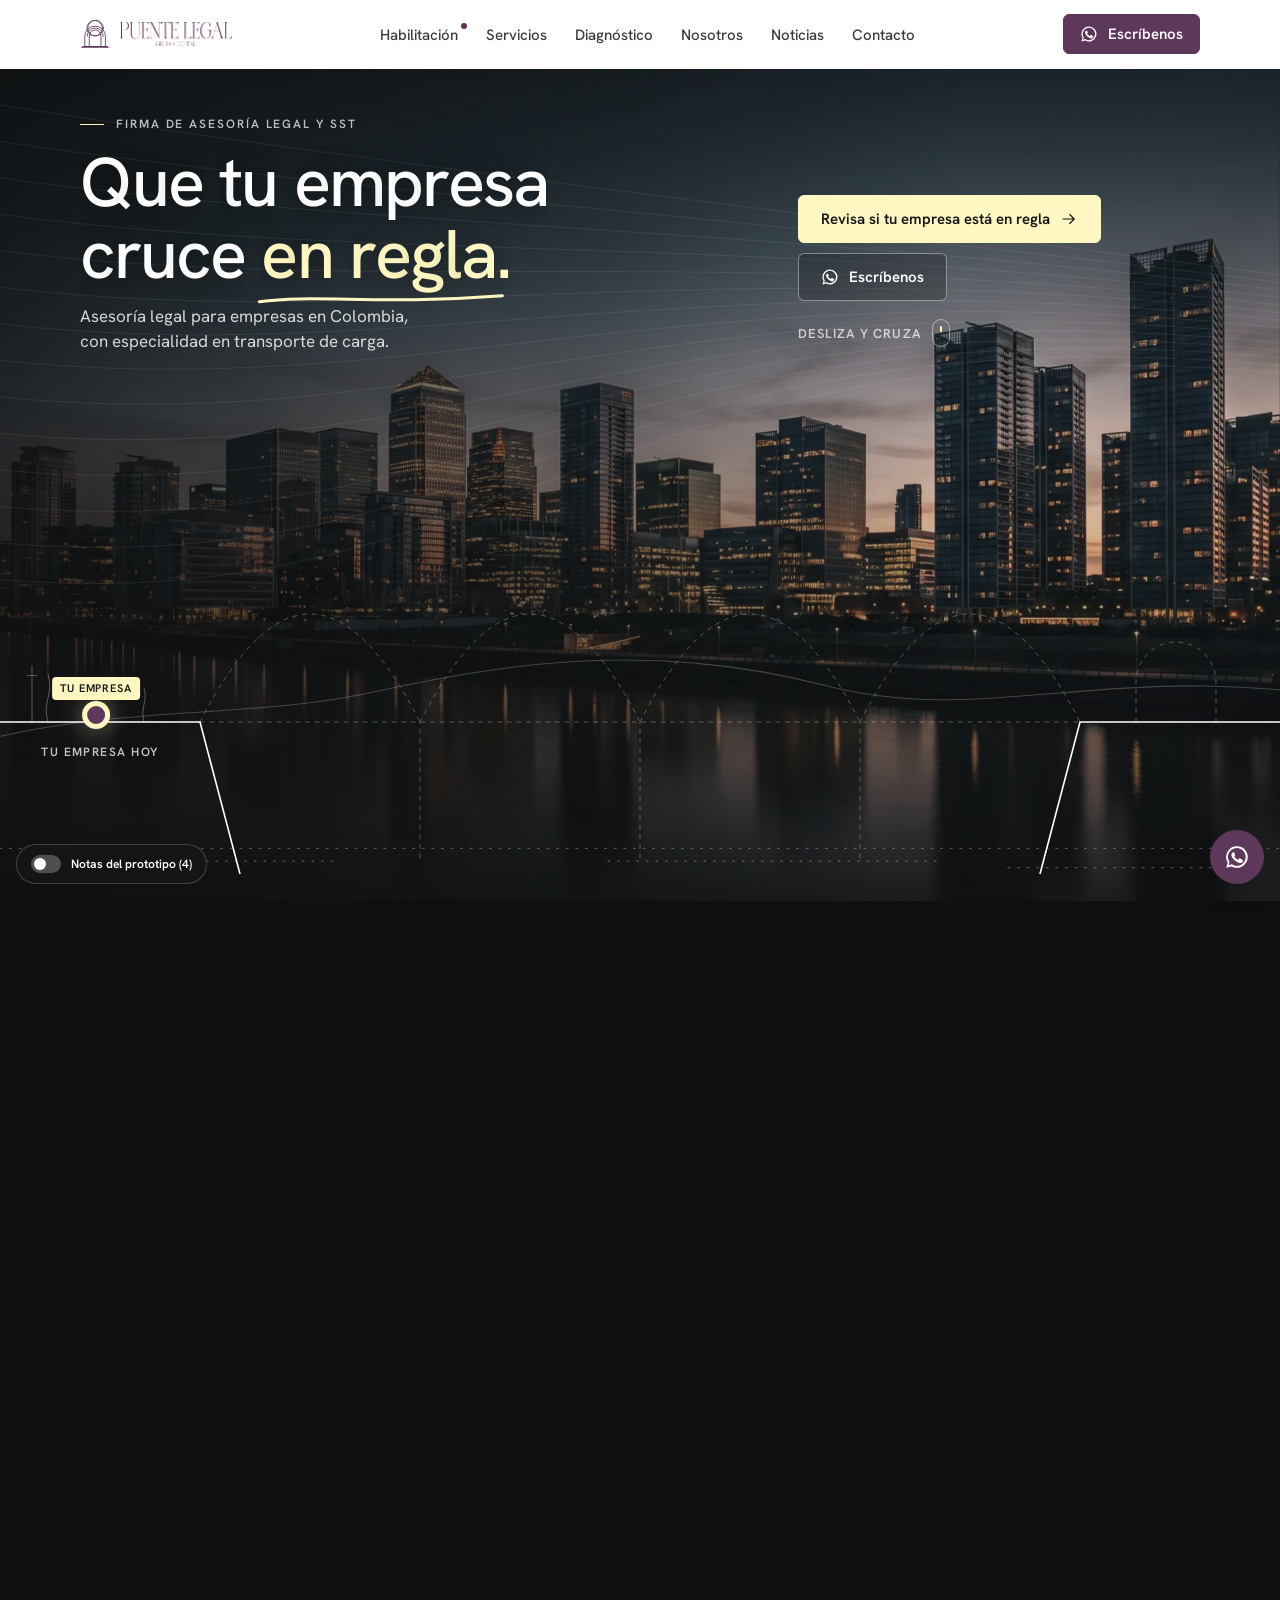
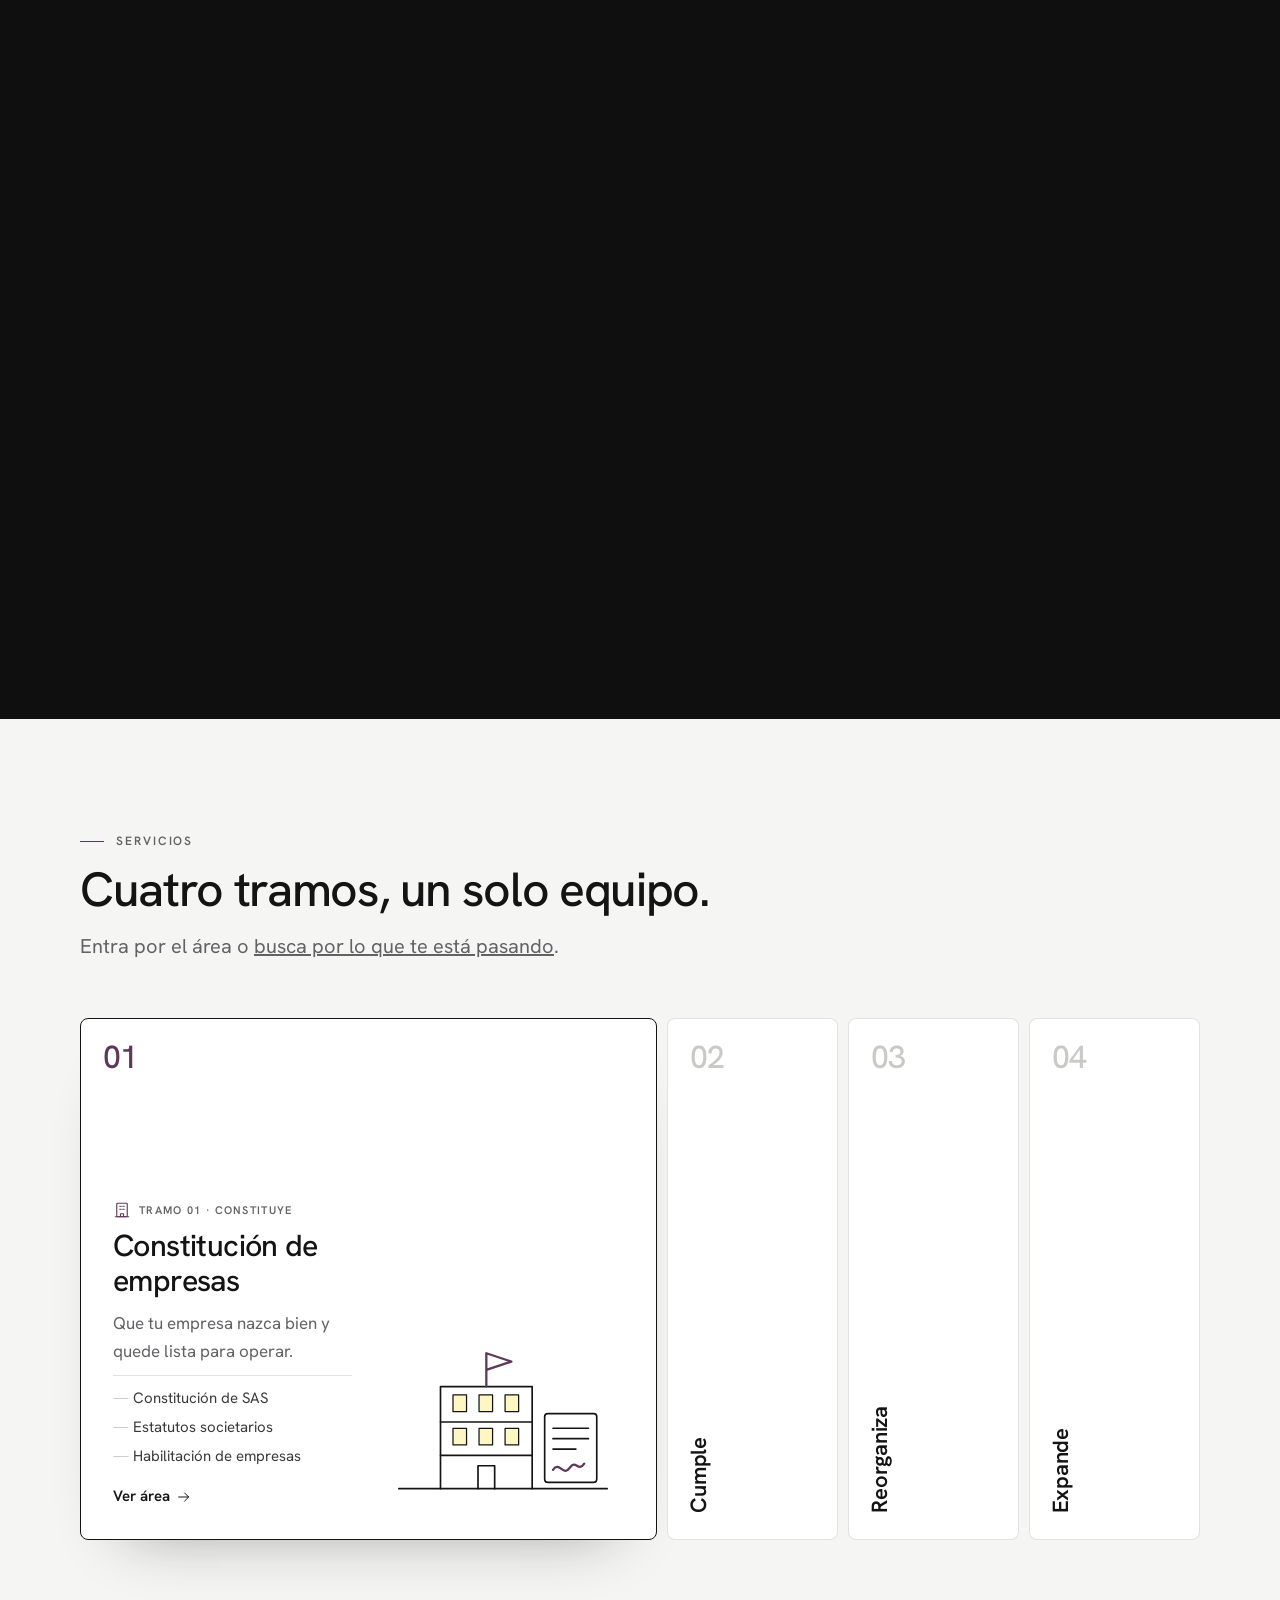
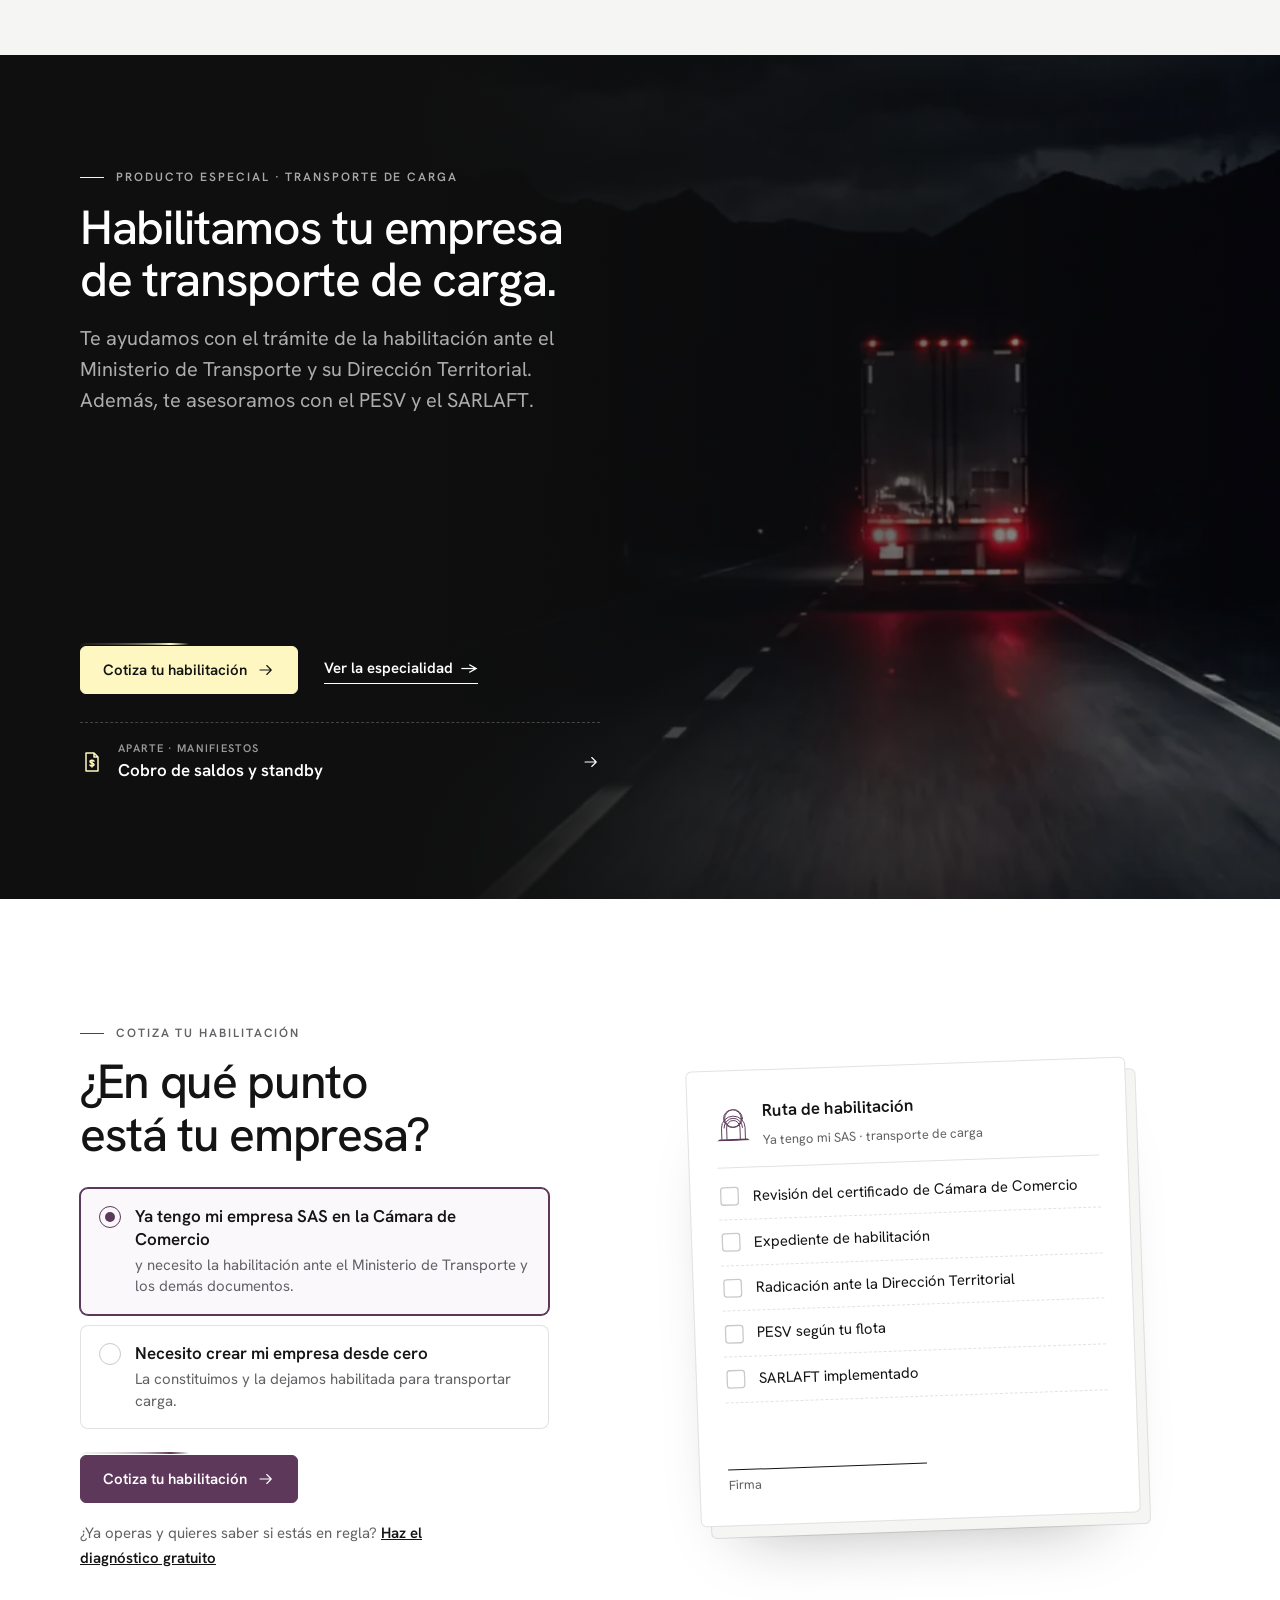
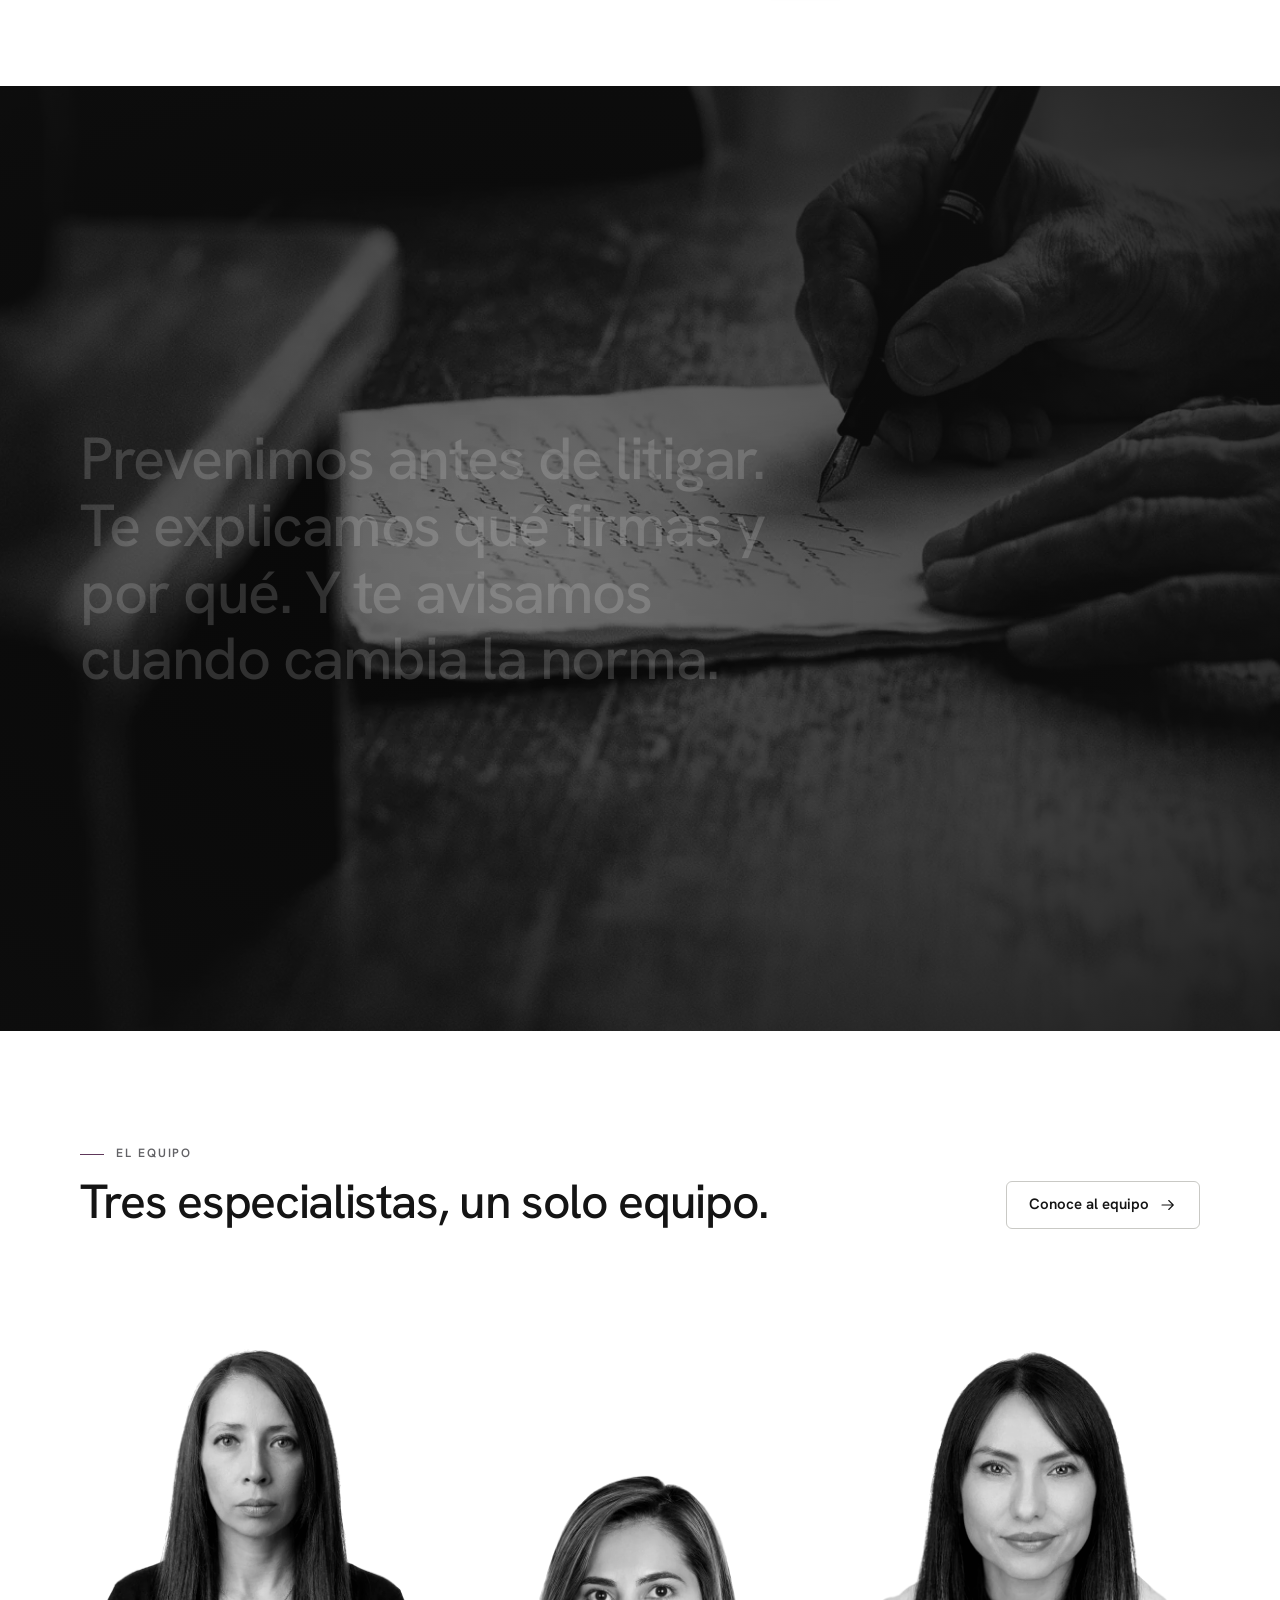
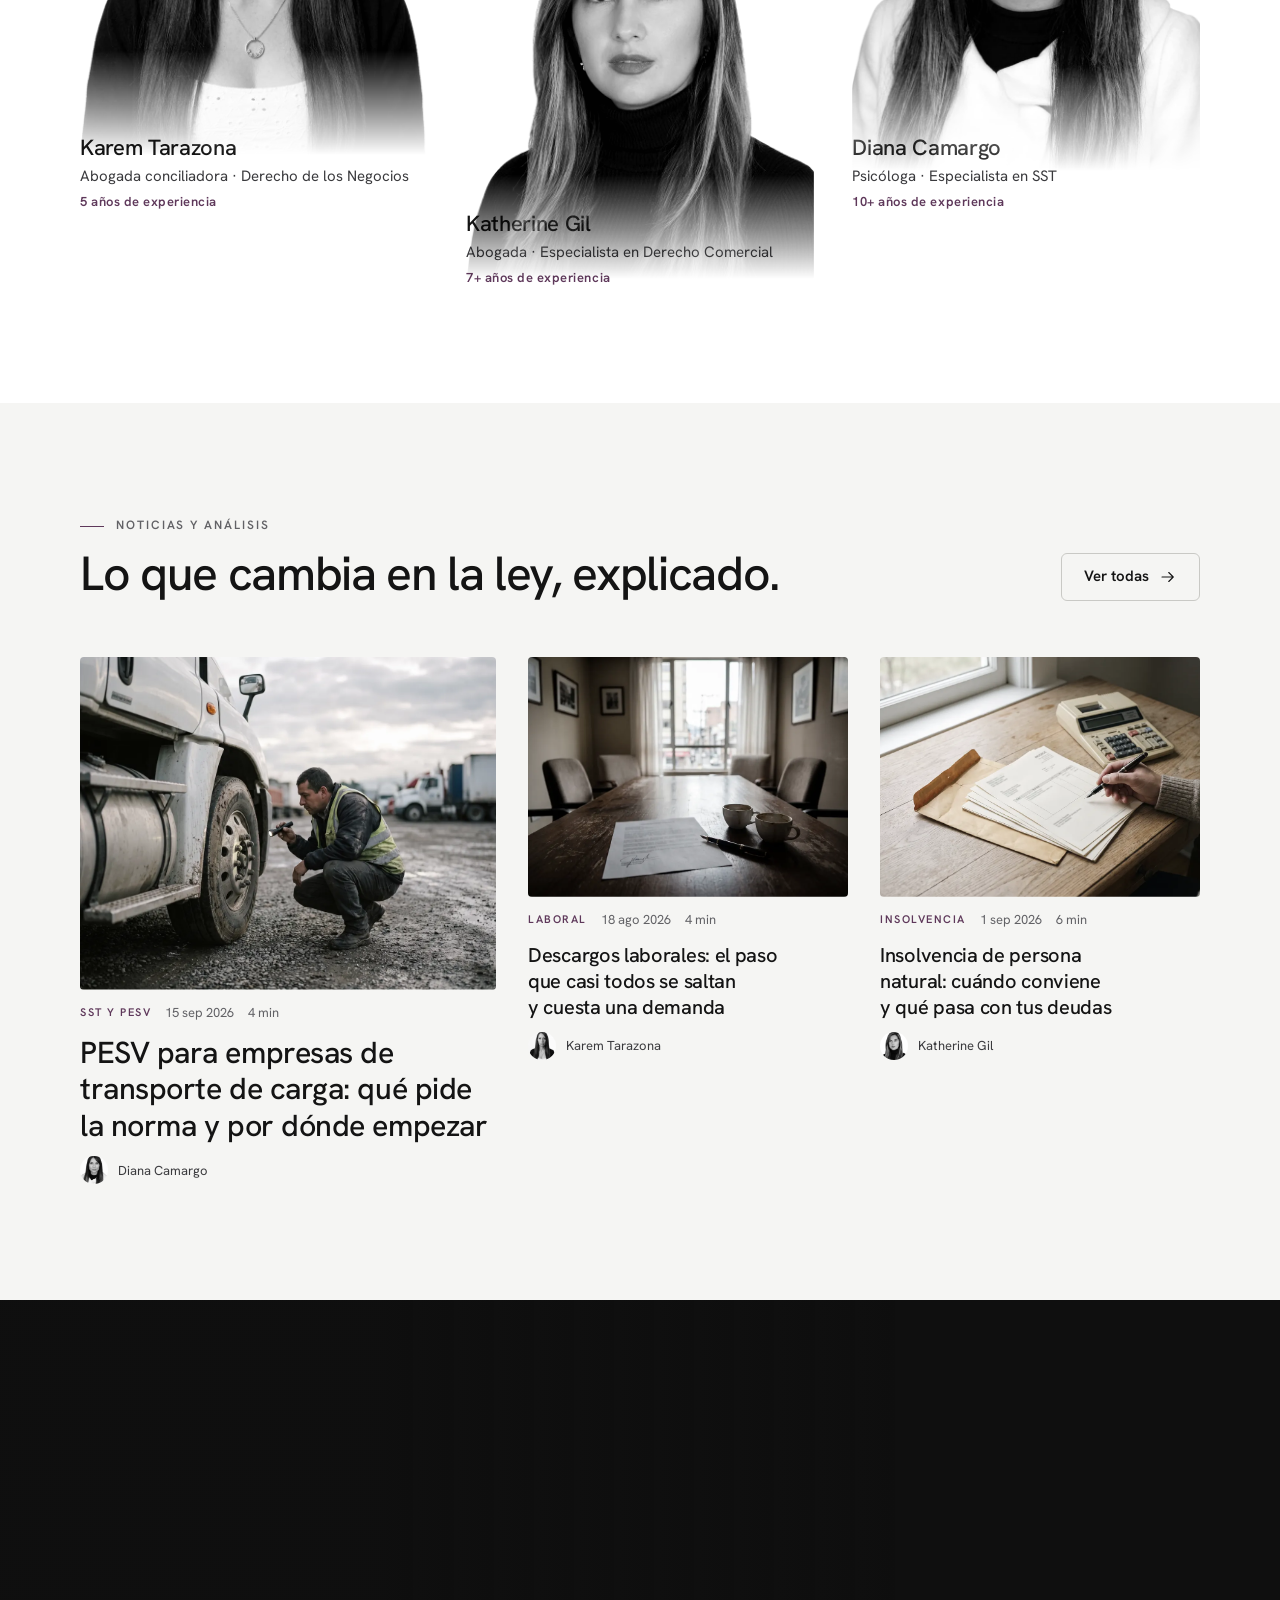
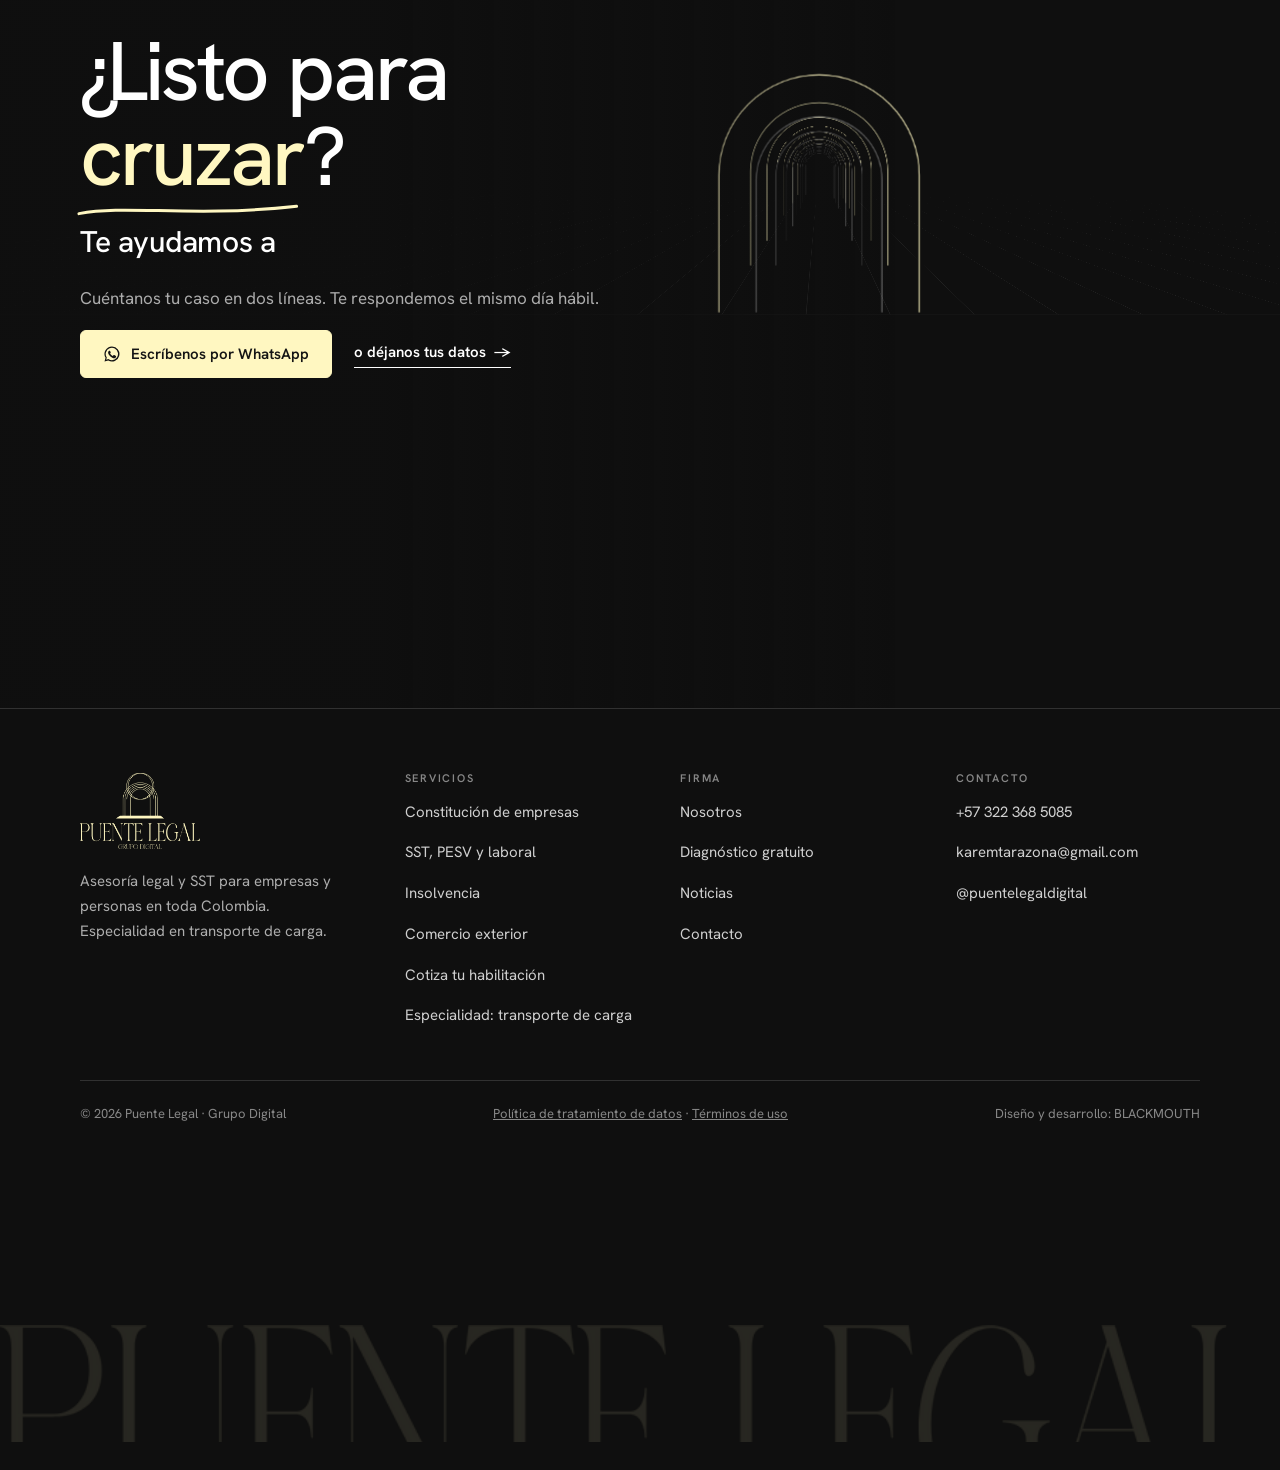
<file: index.html>
<!doctype html>
<html lang="es-CO">
<head>
<meta charset="utf-8">
<meta name="viewport" content="width=device-width, initial-scale=1, viewport-fit=cover">
<title>Asesoría legal para empresas en Colombia | Puente Legal</title>
<meta name="description" content="Constitución de SAS, SG-SST y PESV, laboral, insolvencia y comercio exterior. Un solo equipo para tu empresa, con especialidad en transporte de carga.">
<!-- PROTOTIPO: quitar noindex cuando el sitio viva en el dominio definitivo -->
<meta name="robots" content="noindex, nofollow">
<link rel="canonical" href="https://puentelegal.com.co/">
<meta name="theme-color" content="#FFFFFF">
<meta property="og:type" content="website">
<meta property="og:locale" content="es_CO">
<meta property="og:site_name" content="Puente Legal">
<meta property="og:title" content="Puente Legal · Asesoría legal para empresas en Colombia">
<meta property="og:description" content="Constitución de SAS, SG-SST y PESV, laboral, insolvencia y comercio exterior. Un solo equipo para tu empresa, con especialidad en transporte de carga.">
<meta property="og:url" content="https://blackmouthagency-dev.github.io/puente-legal/">
<meta property="og:image" content="https://blackmouthagency-dev.github.io/puente-legal/assets/img/og.jpg">
<meta property="og:image:width" content="1200">
<meta property="og:image:height" content="630">
<meta name="twitter:card" content="summary_large_image">
<link rel="icon" href="assets/img/favicon.svg" type="image/svg+xml">
<script>document.documentElement.classList.add("js")</script>
<link rel="preconnect" href="https://fonts.googleapis.com">
<link rel="preconnect" href="https://fonts.gstatic.com" crossorigin>
<link rel="stylesheet" href="https://fonts.googleapis.com/css2?family=Hanken+Grotesk:wght@400;500;600;700&display=swap">
<link rel="stylesheet" href="assets/site.css">
<script type="application/ld+json">
{
 "@context": "https://schema.org",
 "@graph": [
  {
   "@type": "LegalService",
   "@id": "https://puentelegal.com.co/#firma",
   "name": "Puente Legal · Grupo Digital",
   "url": "https://puentelegal.com.co/",
   "logo": "https://puentelegal.com.co/assets/img/logo-full-ciruela.png",
   "image": "https://puentelegal.com.co/assets/img/og.jpg",
   "slogan": "Que tu empresa cruce en regla.",
   "description": "Asesoría legal y en seguridad y salud en el trabajo para empresas y personas en Colombia: constitución y habilitación de empresas, SG-SST y PESV, laboral, insolvencia y comercio exterior. Especialidad en transporte de carga.",
   "telephone": "+57 322 368 5085",
   "email": "karemtarazona@gmail.com",
   "contactPoint": {
    "@type": "ContactPoint",
    "telephone": "+57-322-368-5085",
    "contactType": "customer service",
    "availableLanguage": "es",
    "areaServed": "CO"
   },
   "areaServed": {
    "@type": "Country",
    "name": "Colombia"
   },
   "sameAs": [
    "https://www.instagram.com/puentelegaldigital/"
   ],
   "knowsAbout": [
    "Derecho societario",
    "Sociedades por Acciones Simplificadas",
    "Habilitación de empresas de transporte de carga",
    "SG-SST",
    "PESV",
    "SARLAFT",
    "Derecho laboral",
    "Insolvencia",
    "Aduanas",
    "Contratos internacionales",
    "Transporte de carga"
   ],
   "employee": [
    {
     "@id": "https://puentelegal.com.co/#karem-tarazona"
    },
    {
     "@id": "https://puentelegal.com.co/#katherine-gil"
    },
    {
     "@id": "https://puentelegal.com.co/#diana-camargo"
    }
   ],
   "hasOfferCatalog": {
    "@type": "OfferCatalog",
    "name": "Servicios",
    "itemListElement": [
     {
      "@type": "OfferCatalog",
      "name": "Constitución de empresas",
      "url": "https://puentelegal.com.co/servicios/constitucion-de-empresas/",
      "itemListElement": [
       {
        "@type": "Offer",
        "itemOffered": {
         "@type": "Service",
         "name": "Constitución de SAS",
         "url": "https://puentelegal.com.co/servicios/constitucion-de-empresas/#constitucion-sas"
        }
       },
       {
        "@type": "Offer",
        "itemOffered": {
         "@type": "Service",
         "name": "Estatutos societarios",
         "url": "https://puentelegal.com.co/servicios/constitucion-de-empresas/#estatutos-societarios"
        }
       },
       {
        "@type": "Offer",
        "itemOffered": {
         "@type": "Service",
         "name": "Habilitación de empresas",
         "url": "https://puentelegal.com.co/servicios/constitucion-de-empresas/#habilitacion-empresas"
        }
       }
      ]
     },
     {
      "@type": "OfferCatalog",
      "name": "SST, PESV y laboral",
      "url": "https://puentelegal.com.co/servicios/sst-pesv-laboral/",
      "itemListElement": [
       {
        "@type": "Offer",
        "itemOffered": {
         "@type": "Service",
         "name": "SG-SST y PESV",
         "url": "https://puentelegal.com.co/servicios/sst-pesv-laboral/#sg-sst-pesv"
        }
       },
       {
        "@type": "Offer",
        "itemOffered": {
         "@type": "Service",
         "name": "Reglamento interno y convivencia",
         "url": "https://puentelegal.com.co/servicios/sst-pesv-laboral/#reglamento-interno-convivencia"
        }
       },
       {
        "@type": "Offer",
        "itemOffered": {
         "@type": "Service",
         "name": "Contratos laborales y descargos",
         "url": "https://puentelegal.com.co/servicios/sst-pesv-laboral/#contratos-laborales-descargos"
        }
       }
      ]
     },
     {
      "@type": "OfferCatalog",
      "name": "Insolvencia",
      "url": "https://puentelegal.com.co/servicios/insolvencia/",
      "itemListElement": [
       {
        "@type": "Offer",
        "itemOffered": {
         "@type": "Service",
         "name": "Insolvencia de persona natural no comerciante",
         "url": "https://puentelegal.com.co/servicios/insolvencia/#insolvencia-persona-natural"
        }
       },
       {
        "@type": "Offer",
        "itemOffered": {
         "@type": "Service",
         "name": "Insolvencia empresarial",
         "url": "https://puentelegal.com.co/servicios/insolvencia/#insolvencia-empresarial"
        }
       }
      ]
     },
     {
      "@type": "OfferCatalog",
      "name": "Comercio exterior",
      "url": "https://puentelegal.com.co/servicios/comercio-exterior/",
      "itemListElement": [
       {
        "@type": "Offer",
        "itemOffered": {
         "@type": "Service",
         "name": "Asesoría aduanera",
         "url": "https://puentelegal.com.co/servicios/comercio-exterior/#asesoria-aduanera"
        }
       },
       {
        "@type": "Offer",
        "itemOffered": {
         "@type": "Service",
         "name": "Contratos internacionales",
         "url": "https://puentelegal.com.co/servicios/comercio-exterior/#contratos-internacionales"
        }
       },
       {
        "@type": "Offer",
        "itemOffered": {
         "@type": "Service",
         "name": "Negocios internacionales",
         "url": "https://puentelegal.com.co/servicios/comercio-exterior/#negocios-internacionales"
        }
       }
      ]
     }
    ]
   }
  },
  {
   "@type": "WebSite",
   "@id": "https://puentelegal.com.co/#web",
   "url": "https://puentelegal.com.co/",
   "name": "Puente Legal",
   "inLanguage": "es-CO",
   "publisher": {
    "@id": "https://puentelegal.com.co/#firma"
   }
  }
 ]
}
</script>
</head>
<body>
<a class="skip" href="#main">Saltar al contenido</a>
<header class="site-header">
  <div class="wrap nav">
    <a class="brand" href="./" aria-label="Puente Legal, inicio">
      <svg viewBox="0 0 1060 1000" aria-hidden="true"><use href="#iso-sym"/></svg>
      <img src="assets/img/wordmark-ciruela.png" alt="Puente Legal · Grupo Digital" width="150" height="33">
    </a>
    <nav aria-label="Principal">
    <ul class="nav-links" id="menu">
      <li><a href="habilitacion-transporte-de-carga/" class="nav-star">Habilitación</a></li>
      <li><a href="servicios/">Servicios</a></li>
      <li><a href="diagnostico/">Diagnóstico</a></li>
      <li><a href="nosotros/">Nosotros</a></li>
      <li><a href="noticias/">Noticias</a></li>
      <li><a href="contacto/">Contacto</a></li>
      <li class="only-sm"><a class="btn" href="https://wa.me/573223685085" data-wa="Hola, Puente Legal. Quiero una asesoría." data-conv="whatsapp" data-loc="menu"><svg class="i" aria-hidden="true" focusable="false"><use href="#i-whatsapp"/></svg> Escríbenos por WhatsApp</a></li>
    </ul>
    </nav>
    <div class="nav-cta">
      <a class="btn btn-hide-sm" href="https://wa.me/573223685085" data-wa="Hola, Puente Legal. Quiero una asesoría." data-conv="whatsapp" data-loc="header"><svg class="i" aria-hidden="true" focusable="false"><use href="#i-whatsapp"/></svg> Escríbenos</a>
      <button class="menu-btn" type="button" aria-expanded="false" aria-controls="menu" aria-label="Abrir menú">
        <svg width="20" height="20" viewBox="0 0 20 20" aria-hidden="true"><path d="M2 6h16M2 14h16" stroke="currentColor" stroke-width="1.6"/></svg>
      </button>
    </div>
  </div>
  <span class="progreso" aria-hidden="true"></span>
</header>
<svg width="0" height="0" style="position:absolute" aria-hidden="true" focusable="false">
  <symbol id="iso-sym" viewBox="430 20 1060 1000">
    <g fill="none" stroke="currentColor" stroke-width="30" stroke-linecap="round">
      <circle cx="948" cy="312" r="277"/><circle cx="980" cy="312" r="277"/>
      <path d="M596 950V600A368 362 0 0 1 1332 600V950"/>
      <path d="M676 600A288 294 0 0 1 1252 600"/>
      <path d="M755.5 950V600A208.75 226 0 0 1 1173 600V950"/>
    </g>
    <polygon points="530,950 1397,950 1475,1013 443,1013" fill="currentColor"/>
  </symbol>
  <symbol id="i-empresa" viewBox="0 0 24 24"><rect x="5" y="3" width="14" height="18" rx="1" pathLength="1"/><path d="M9 7h2M13 7h2M9 11h2M13 11h2M10 21v-4h4v4M3 21h18" pathLength="1"/></symbol>
  <symbol id="i-casco" viewBox="0 0 24 24"><path d="M3 18h18M5 18v-2.5a7 7 0 0 1 14 0V18M10 8.8V6h4v2.8" pathLength="1"/></symbol>
  <symbol id="i-recupera" viewBox="0 0 24 24"><path d="M3 6c3 0 4 10 9 10s6-6 8-8M16 7.5h4v4" pathLength="1"/></symbol>
  <symbol id="i-globo" viewBox="0 0 24 24"><circle cx="12" cy="12" r="9" pathLength="1"/><path d="M3 12h18M12 3a14 14 0 0 1 0 18M12 3a14 14 0 0 0 0 18" pathLength="1"/></symbol>
  <symbol id="i-arco" viewBox="0 0 24 24"><path d="M4 21V11a8 8 0 0 1 16 0v10M8.5 21v-9a3.5 3.5 0 0 1 7 0v9" pathLength="1"/></symbol>
  <symbol id="i-chevron" viewBox="0 0 24 24"><path d="M9 6l6 6-6 6"/></symbol>
  <symbol id="i-flecha" viewBox="0 0 24 24"><path d="M4 12h15M13 6l6 6-6 6"/></symbol>
  <symbol id="i-check" viewBox="0 0 24 24"><path d="M5 12.5l4.5 4.5L19 7.5"/></symbol>
  <symbol id="i-mas" viewBox="0 0 24 24"><path d="M5 12h14"/><path d="M12 5v14"/></symbol>
  <symbol id="i-camion" viewBox="0 0 24 24"><path d="M2.5 6h11v10h-11zM13.5 9.5H18l3.5 3.5V16h-8" pathLength="1"/><circle cx="6.5" cy="17.5" r="1.8" pathLength="1"/><circle cx="17.5" cy="17.5" r="1.8" pathLength="1"/></symbol>
  <symbol id="i-habilitacion" viewBox="0 0 24 24"><path d="M14 3H6v18h12V7zM14 3v4h4" pathLength="1"/><circle cx="12" cy="13.5" r="2.5" pathLength="1"/><path d="M10.6 15.6L10 19l2-1 2 1-.6-3.4" pathLength="1"/></symbol>
  <symbol id="i-lupa" viewBox="0 0 24 24"><circle cx="10.5" cy="10.5" r="6.5" pathLength="1"/><path d="M15.3 15.3L21 21M8 10.5h5" pathLength="1"/></symbol>
  <symbol id="i-saldo" viewBox="0 0 24 24"><path d="M14 3H6v18h12V7zM14 3v4h4" pathLength="1"/><path d="M12 10v7M14 11.2c-.4-.6-1.1-.9-2-.9-1.1 0-2 .6-2 1.4 0 1.9 4 1 4 2.9 0 .8-.9 1.4-2 1.4-.9 0-1.7-.4-2.1-1" pathLength="1"/></symbol>
  <symbol id="i-volante" viewBox="0 0 24 24"><circle cx="12" cy="12" r="9" pathLength="1"/><circle cx="12" cy="12" r="2" pathLength="1"/><path d="M3.5 10.5l6.5 1M20.5 10.5l-6.5 1M12 14v7" pathLength="1"/></symbol>
  <symbol id="i-doc" viewBox="0 0 24 24"><path d="M14 3H6v18h12V7zM14 3v4h4M9 11h6M9 14.5h6M9 18h4" pathLength="1"/></symbol>
  <symbol id="i-escudo" viewBox="0 0 24 24"><path d="M12 3l7 3v5c0 4.5-3 8.3-7 10-4-1.7-7-5.5-7-10V6z" pathLength="1"/><path d="M9 12l2 2 4-4" pathLength="1"/></symbol>
  <symbol id="i-balanza" viewBox="0 0 24 24"><path d="M12 4v16M8 20h8M5 7h14M5 7l-2.5 6a2.5 2.5 0 0 0 5 0zM19 7l-2.5 6a2.5 2.5 0 0 0 5 0z" pathLength="1"/></symbol>
  <symbol id="i-chat" viewBox="0 0 24 24"><path d="M4 5h16v11H9l-5 4z" pathLength="1"/><path d="M8 9.5h8M8 12.5h5" pathLength="1"/></symbol>
  <symbol id="i-telefono" viewBox="0 0 24 24"><path d="M5 3h4l2 5-2.5 1.5a11 11 0 0 0 6 6L16 13l5 2v4a2 2 0 0 1-2 2A16 16 0 0 1 3 5a2 2 0 0 1 2-2Z"/></symbol>
  <symbol id="i-correo" viewBox="0 0 24 24"><path d="M3 6h18v12H3zM3 6l9 7 9-7"/></symbol>
  <symbol id="i-instagram" viewBox="0 0 24 24"><rect x="3" y="3" width="18" height="18" rx="5"/><circle cx="12" cy="12" r="4"/><circle cx="17.5" cy="6.5" r=".6"/></symbol>
  <symbol id="i-whatsapp" viewBox="0 0 24 24"><path fill="currentColor" stroke="none" d="M12 2a10 10 0 0 0-8.6 15.1L2 22l5-1.3A10 10 0 1 0 12 2Zm0 18.2c-1.6 0-3.1-.4-4.4-1.2l-.3-.2-3 .8.8-2.9-.2-.3A8.2 8.2 0 1 1 12 20.2Zm4.5-6.1c-.2-.1-1.5-.7-1.7-.8-.2-.1-.4-.1-.6.1l-.8 1c-.1.2-.3.2-.5.1a6.7 6.7 0 0 1-3.3-2.9c-.2-.4.2-.4.7-1.3.1-.2 0-.3 0-.4l-.8-1.8c-.2-.5-.4-.4-.6-.4h-.5a1 1 0 0 0-.7.3 3 3 0 0 0-.9 2.2 5.2 5.2 0 0 0 1.1 2.7 11.8 11.8 0 0 0 4.5 4c1.7.7 2.3.8 3.2.6.5-.1 1.5-.6 1.7-1.2.2-.6.2-1.1.1-1.2l-.5-.3Z"/></symbol>
</svg>

<main id="main">
<!-- ============ HERO: el puente se arma con el scroll ============ -->
<section class="hx" data-draw="sticky" aria-labelledby="h1">
  <div class="hx-sticky">
    <div class="hx-photo" aria-hidden="true"><img src="assets/img/fotos/hero-ciudad.webp" srcset="assets/img/fotos/hero-ciudad-1280.webp 1280w, assets/img/fotos/hero-ciudad.webp 2400w" sizes="(max-width: 700px) 260vw, 112vw" alt="" width="2400" height="1340" fetchpriority="high" decoding="async" data-ty="0:0;1:-70"></div>
    <svg class="hx-cables loop" viewBox="0 0 1600 700" preserveAspectRatio="none" aria-hidden="true" focusable="false"><path style="--c:0" d="M-20 40C360 100 980 170 1620 250"/><path style="--c:1" d="M-20 84C382 144 962 179 1620 259"/><path style="--c:2" d="M-20 128C404 188 944 188 1620 268"/><path style="--c:3" d="M-20 172C426 232 926 197 1620 277"/><path style="--c:4" d="M-20 216C448 276 908 206 1620 286"/><path style="--c:5" d="M-20 260C470 320 890 215 1620 295"/><path style="--c:6" d="M-20 304C492 364 872 224 1620 304"/><path style="--c:7" d="M-20 348C514 408 854 233 1620 313"/><path style="--c:8" d="M-20 392C536 452 836 242 1620 322"/><path style="--c:9" d="M-20 436C558 496 818 251 1620 331"/><path style="--c:10" d="M-20 480C580 540 800 260 1620 340"/><path style="--c:11" d="M-20 524C602 584 782 269 1620 349"/><path style="--c:12" d="M-20 568C624 628 764 278 1620 358"/><path style="--c:13" d="M-20 612C646 672 746 287 1620 367"/></svg>
    <div class="wrap hx-copy">
      <div>
        <p class="eyebrow fade-in" style="--d:.05s">Firma de asesoría legal y SST</p>
        <h1 id="h1">
          <span class="display" data-split="chars" data-split-load>Que tu empresa<br>cruce <em class="tz">en regla.<svg class="trazo" viewBox="0 0 300 24" preserveAspectRatio="none" aria-hidden="true" focusable="false"><path pathLength="1" d="M4 16C70 7 150 20 296 9"/></svg></em></span>
          <span class="kw">Asesoría legal para empresas en Colombia, con especialidad en transporte de carga.</span>
        </h1>
      </div>
      <div class="hx-side fade-in" style="--d:.35s">
        <a class="btn" href="diagnostico/" data-conv="cta_diagnostico" data-loc="hero">Revisa si tu empresa está en regla <svg class="i i-flecha" aria-hidden="true" focusable="false"><use href="#i-flecha"/></svg></a>
        <a class="btn btn-ghost hx-wa" href="https://wa.me/573223685085" data-wa="Hola, Puente Legal. Quiero una asesoría para mi empresa." data-conv="whatsapp" data-loc="hero"><svg class="i" aria-hidden="true" focusable="false"><use href="#i-whatsapp"/></svg> Escríbenos</a>
        <p class="hx-hint" data-off=".03"><span>Desliza y cruza</span><i aria-hidden="true"></i></p>
      </div>
    </div>
    <div class="hx-scene">
      <div class="hx-vp">
        <div class="hx-stage" data-pan>
          <svg class="hx-svg" viewBox="0 0 1600 620" aria-hidden="true" focusable="false">
            <g class="hx-far" data-tx="0:0;1:-70"><path d="M-80 470C120 404 300 430 470 392S820 330 1030 384 1380 350 1700 402"/></g>
            <g class="hx-mid" data-tx="0:0;1:-150"><path d="M40 430V360M34 372h12M120 430V376M114 386h12M60 430c-8-26 8-34 0-60M180 430c-6-18 6-26 0-42"/></g>
            <path class="hx-water" d="M0 588H1600M90 604H420M760 604H1180M1260 612H1540"/>
            <path class="hx-bank" d="M0 430H250L300 620M1600 430H1350L1300 620" pathLength="1"/>
            <g class="hx-ghost"><path d="M250 430C342 250 433 250 525 430"/><path d="M525 430C617 250 708 250 800 430"/><path d="M800 430C892 250 983 250 1075 430"/><path d="M1075 430C1167 250 1258 250 1350 430"/><path d="M250 430H1350"/><path d="M525 600V430M800 600V430M1075 600V430"/><path d="M1420 430V380a50 50 0 0 1 100 0V430"/></g>
            <path class="hx-deck" d="M250 430H525" pathLength="1" data-seg="0.060,0.150"/><path class="hx-arch" d="M250 430C342 250 433 250 525 430" pathLength="1" data-seg="0.110,0.220"/><path class="hx-hang" d="M319 329V430M387.5 295V430M456 329V430" pathLength="1" data-seg="0.180,0.240"/><path class="hx-pier" d="M525 600V430" pathLength="1" data-seg="0.230,0.310"/><path class="hx-deck" d="M525 430H800" pathLength="1" data-seg="0.260,0.350"/><path class="hx-arch" d="M525 430C617 250 708 250 800 430" pathLength="1" data-seg="0.310,0.420"/><path class="hx-hang" d="M594 329V430M662.5 295V430M731 329V430" pathLength="1" data-seg="0.380,0.440"/><path class="hx-pier" d="M800 600V430" pathLength="1" data-seg="0.430,0.510"/><path class="hx-deck" d="M800 430H1075" pathLength="1" data-seg="0.460,0.550"/><path class="hx-arch" d="M800 430C892 250 983 250 1075 430" pathLength="1" data-seg="0.510,0.620"/><path class="hx-hang" d="M869 329V430M937.5 295V430M1006 329V430" pathLength="1" data-seg="0.580,0.640"/><path class="hx-pier" d="M1075 600V430" pathLength="1" data-seg="0.630,0.710"/><path class="hx-deck" d="M1075 430H1350" pathLength="1" data-seg="0.660,0.750"/><path class="hx-arch" d="M1075 430C1167 250 1258 250 1350 430" pathLength="1" data-seg="0.710,0.820"/><path class="hx-hang" d="M1144 329V430M1212.5 295V430M1281 329V430" pathLength="1" data-seg="0.780,0.840"/>
            <path class="hx-portal" d="M1420 430V380a50 50 0 0 1 100 0V430M1444 430V386a26 26 0 0 1 52 0V430" pathLength="1" data-seg=".84,.95"/>
          </svg>
          <a class="hx-lab" href="servicios/constitucion-de-empresas/" style="left:24.22%" data-on="0.200"><svg class="i" aria-hidden="true" focusable="false"><use href="#i-empresa"/></svg><i>01</i><b>Constituye</b><small>Constitución de empresas</small></a><a class="hx-lab" href="servicios/sst-pesv-laboral/" style="left:41.41%" data-on="0.400"><svg class="i" aria-hidden="true" focusable="false"><use href="#i-casco"/></svg><i>02</i><b>Cumple</b><small>SST, PESV y laboral</small></a><a class="hx-lab" href="servicios/insolvencia/" style="left:58.59%" data-on="0.600"><svg class="i" aria-hidden="true" focusable="false"><use href="#i-recupera"/></svg><i>03</i><b>Reorganiza</b><small>Insolvencia</small></a><a class="hx-lab" href="servicios/comercio-exterior/" style="left:75.78%" data-on="0.800"><svg class="i" aria-hidden="true" focusable="false"><use href="#i-globo"/></svg><i>04</i><b>Expande</b><small>Comercio exterior</small></a>
          <span class="hx-bank-l">Tu empresa hoy</span>
          <span class="hx-bank-r" data-on=".92">En regla</span>
          <span class="hx-trav" data-movepct="0:7.5;.07:9;.18:24.2;.38:41.4;.58:58.6;.78:75.8;.88:86;.97:92">
            <em>Tu empresa</em><i></i>
          </span>
        </div>
      </div>
    </div>
  </div>
  <details class="proto-note"><summary>Nota · Hero</summary><div>Escena con scroll (sin librerías): al bajar se levantan los pilares, se tienden los cuatro tramos (uno por área) y “Tu empresa” cruza hasta el arco del isologo, en la orilla “En regla”. Cada tramo enlaza a su área. En celular la cámara sigue al punto. Con movimiento reducido se muestra el puente completo, sin scroll largo.</div></details>
</section>

<!-- ============ CUATRO TRAMOS: acordeón con ilustraciones propias ============ -->
<section class="band s-gris" aria-labelledby="tr-t">
  <div class="wrap">
    <div class="sec-head">
      <p class="eyebrow">Servicios</p>
      <h2 id="tr-t" class="h2" data-split="words">Cuatro tramos, un solo equipo.</h2>
      <p class="lead muted">Entra por el área o <a href="servicios/">busca por lo que te está pasando</a>.</p>
    </div>
    <div class="acc loop"><a class="acc-p is-open" href="servicios/constitucion-de-empresas/" style="--i:0">
      <span class="acc-n" aria-hidden="true">01</span>
      <span class="acc-vert" aria-hidden="true">Constituye</span>
      <span class="acc-body">
        <span class="acc-txt">
          <span class="acc-k"><svg class="i" aria-hidden="true" focusable="false"><use href="#i-empresa"/></svg> Tramo 01 · Constituye</span>
          <strong class="acc-h">Constitución de empresas</strong>
          <span class="acc-hook">Que tu empresa nazca bien y quede lista para operar.</span>
          <span class="acc-list"><span>Constitución de SAS</span><span>Estatutos societarios</span><span>Habilitación de empresas</span></span>
          <span class="acc-go">Ver área <svg class="i i-flecha" aria-hidden="true" focusable="false"><use href="#i-flecha"/></svg></span>
        </span>
        <span class="acc-art"><svg viewBox="0 0 240 180" aria-hidden="true" focusable="false">
    <path class="ad" style="--d:0" pathLength="1" d="M20 160H220"/>
    <path class="ad" style="--d:1" pathLength="1" d="M60 160V62H148V160"/>
    <path class="ad" style="--d:2" pathLength="1" d="M60 96H148M60 128H148"/>
    <path class="ad ad-c" style="--d:3" pathLength="1" d="M104 62V30l24 8-24 8"/>
    <g class="aw"><rect style="--w:0" x="72" y="70" width="13" height="16"/><rect style="--w:1" x="97" y="70" width="13" height="16"/><rect style="--w:2" x="122" y="70" width="13" height="16"/><rect style="--w:3" x="72" y="102" width="13" height="16"/><rect style="--w:4" x="97" y="102" width="13" height="16"/><rect style="--w:5" x="122" y="102" width="13" height="16"/></g>
    <path class="ad" style="--d:4" pathLength="1" d="M96 160V138h16v22"/>
    <g class="adoc"><rect x="160" y="88" width="50" height="66" rx="3"/><path d="M168 102h34M168 112h34M168 122h22"/>
    <path class="ad ad-c" style="--d:6" pathLength="1" d="M168 142c6-9 10 7 16-2s8 5 14-4"/></g>
  </svg></span>
      </span>
    </a><a class="acc-p" href="servicios/sst-pesv-laboral/" style="--i:1">
      <span class="acc-n" aria-hidden="true">02</span>
      <span class="acc-vert" aria-hidden="true">Cumple</span>
      <span class="acc-body">
        <span class="acc-txt">
          <span class="acc-k"><svg class="i" aria-hidden="true" focusable="false"><use href="#i-casco"/></svg> Tramo 02 · Cumple</span>
          <strong class="acc-h">SST, PESV y laboral</strong>
          <span class="acc-hook">Tu gente segura y tus decisiones laborales, bien soportadas.</span>
          <span class="acc-list"><span>SG-SST y PESV</span><span>Reglamento interno y convivencia</span><span>Contratos laborales y descargos</span></span>
          <span class="acc-go">Ver área <svg class="i i-flecha" aria-hidden="true" focusable="false"><use href="#i-flecha"/></svg></span>
        </span>
        <span class="acc-art"><svg viewBox="0 0 240 180" aria-hidden="true" focusable="false">
    <path class="ad" style="--d:0" pathLength="1" d="M58 108a62 62 0 0 1 124 0"/>
    <path class="ad" style="--d:1" pathLength="1" d="M40 108H200"/>
    <path class="ad" style="--d:2" pathLength="1" d="M106 48V38h28v10M120 46v18"/>
    <path class="aecg-base" d="M14 150H74l10-22 12 40 12-32 8 14H226"/>
    <path class="aecg" pathLength="1" d="M14 150H74l10-22 12 40 12-32 8 14H226"/>
  </svg></span>
      </span>
    </a><a class="acc-p" href="servicios/insolvencia/" style="--i:2">
      <span class="acc-n" aria-hidden="true">03</span>
      <span class="acc-vert" aria-hidden="true">Reorganiza</span>
      <span class="acc-body">
        <span class="acc-txt">
          <span class="acc-k"><svg class="i" aria-hidden="true" focusable="false"><use href="#i-recupera"/></svg> Tramo 03 · Reorganiza</span>
          <strong class="acc-h">Insolvencia</strong>
          <span class="acc-hook">Cuando las deudas no dan más, hay un camino ordenado.</span>
          <span class="acc-list"><span>Insolvencia de persona natural no comerciante</span><span>Insolvencia empresarial</span></span>
          <span class="acc-go">Ver área <svg class="i i-flecha" aria-hidden="true" focusable="false"><use href="#i-flecha"/></svg></span>
        </span>
        <span class="acc-art"><svg viewBox="0 0 240 180" aria-hidden="true" focusable="false">
    <path class="ad" style="--d:0" pathLength="1" d="M34 20V156H218"/>
    <g class="abars"><rect style="--b:0" x="52" y="82" width="18" height="74"/><rect style="--b:1" x="82" y="106" width="18" height="50"/><rect style="--b:2" x="112" y="126" width="18" height="30"/><rect style="--b:3" x="142" y="100" width="18" height="56"/><rect style="--b:4" x="172" y="60" width="18" height="96"/></g>
    <path class="ad ad-c" style="--d:3" pathLength="1" d="M52 66L82 96L112 120L142 90L172 50L206 30"/>
    <path class="ad ad-c" style="--d:5" pathLength="1" d="M190 28h16v16"/>
  </svg></span>
      </span>
    </a><a class="acc-p" href="servicios/comercio-exterior/" style="--i:3">
      <span class="acc-n" aria-hidden="true">04</span>
      <span class="acc-vert" aria-hidden="true">Expande</span>
      <span class="acc-body">
        <span class="acc-txt">
          <span class="acc-k"><svg class="i" aria-hidden="true" focusable="false"><use href="#i-globo"/></svg> Tramo 04 · Expande</span>
          <strong class="acc-h">Comercio exterior</strong>
          <span class="acc-hook">Compra, vende y contrata afuera sin sorpresas.</span>
          <span class="acc-list"><span>Asesoría aduanera</span><span>Contratos internacionales</span><span>Negocios internacionales</span></span>
          <span class="acc-go">Ver área <svg class="i i-flecha" aria-hidden="true" focusable="false"><use href="#i-flecha"/></svg></span>
        </span>
        <span class="acc-art"><svg viewBox="0 0 240 180" aria-hidden="true" focusable="false">
    <circle class="ad" style="--d:0" pathLength="1" cx="100" cy="92" r="58"/>
    <path class="ad" style="--d:1" pathLength="1" d="M42 92H158M54 62H146M54 122H146"/>
    <g class="aglobe"><ellipse style="--m:0" cx="100" cy="92" rx="58" ry="58"/><ellipse style="--m:1" cx="100" cy="92" rx="58" ry="58"/><ellipse style="--m:2" cx="100" cy="92" rx="58" ry="58"/><ellipse style="--m:3" cx="100" cy="92" rx="58" ry="58"/></g>
    <path class="aroute" d="M146 54C190 18 230 58 220 106"/>
    <circle class="apin" cx="220" cy="106" r="5"/>
  </svg></span>
      </span>
    </a></div>
  </div>
</section>

<!-- ============ ESPECIALIDAD: carretera nocturna en 3D ============ -->
<section class="esp3d s-negro" data-draw="through" aria-labelledby="es-t">
  <div class="esp3d-bg" data-ty="0:-50;1:50" aria-hidden="true">
    <video class="bg-media" data-bg-video muted loop playsinline preload="none" poster="assets/img/fotos/carretera-noche.webp">
      <source src="assets/video/carretera-noche.mp4" type="video/mp4">
    </video>
  </div>
  <div class="wrap esp3d-copy">
    <p class="eyebrow">Producto especial · Transporte de carga</p>
    <h2 id="es-t" class="h2" data-split="words">Habilitamos tu empresa de transporte de carga.</h2>
    <p class="lead muted">Te ayudamos con el trámite de la habilitación ante el Ministerio de Transporte y su Dirección Territorial. Además, te asesoramos con el PESV y el SARLAFT.</p>
    <ul class="esp3d-chips"><li data-on="0.30"><svg class="i" aria-hidden="true" focusable="false"><use href="#i-habilitacion"/></svg>Habilitación ante el Ministerio de Transporte</li><li data-on="0.38"><svg class="i" aria-hidden="true" focusable="false"><use href="#i-volante"/></svg>PESV</li><li data-on="0.46"><svg class="i" aria-hidden="true" focusable="false"><use href="#i-lupa"/></svg>SARLAFT</li></ul>
    <div class="esp3d-cta">
      <a class="btn btn-trail" href="habilitacion-transporte-de-carga/#cotizar" data-conv="cta_cotiza_habilitacion" data-loc="home-especial">Cotiza tu habilitación <svg class="i i-flecha" aria-hidden="true" focusable="false"><use href="#i-flecha"/></svg></a>
      <a class="link-arrow" href="transporte-de-carga/">Ver la especialidad <span aria-hidden="true">→</span></a>
    </div>
    <a class="esp3d-aparte" href="transporte-de-carga/#manifiestos"><svg class="i" aria-hidden="true" focusable="false"><use href="#i-saldo"/></svg><span><small>Aparte · Manifiestos</small><b>Cobro de saldos y standby</b></span><svg class="i i-flecha" aria-hidden="true" focusable="false"><use href="#i-flecha"/></svg></a>
  </div>
  <details class="proto-note"><summary>Nota · Producto especial</summary><div>Pedido de la clienta: la habilitación es el producto estrella; PESV y SARLAFT van como complemento y los manifiestos (cobro de saldos y standby) son un servicio aparte. Video de fondo generado con IA (Kling, en loop) como referencia del plano real.</div></details>
</section>

<!-- ============ DIAGNÓSTICO: hoja que se chequea, se firma y se sella ============ -->
<section class="band s-blanco" aria-labelledby="dg-t">
  <div class="wrap diag-doc">
    <div class="ruta" data-ruta-box>
      <p class="eyebrow">Cotiza tu habilitación</p>
      <h2 id="dg-t" class="h2" data-split="words" style="margin-top:14px">¿En qué punto está tu empresa?</h2>
      <fieldset class="ruta-opts">
        <legend class="sr-only">Elige tu caso</legend>
        <label class="ruta-opt"><input type="radio" name="ruta-home" value="sas" checked><span class="ruta-mark" aria-hidden="true"></span><span><b>Ya tengo mi empresa SAS en la Cámara de Comercio</b><small>y necesito la habilitación ante el Ministerio de Transporte y los demás documentos.</small></span></label><label class="ruta-opt"><input type="radio" name="ruta-home" value="cero"><span class="ruta-mark" aria-hidden="true"></span><span><b>Necesito crear mi empresa desde cero</b><small>La constituimos y la dejamos habilitada para transportar carga.</small></span></label>
      </fieldset>
      <a class="btn btn-trail trail-ciruela" data-ruta-cta href="habilitacion-transporte-de-carga/?ruta=sas#cotizar" data-conv="cta_cotiza_habilitacion" data-loc="home-ruta">Cotiza tu habilitación <svg class="i i-flecha" aria-hidden="true" focusable="false"><use href="#i-flecha"/></svg></a>
      <p class="ruta-alt muted">¿Ya operas y quieres saber si estás en regla? <a href="diagnostico/">Haz el diagnóstico gratuito</a></p>
    </div>
    <div class="paper-wrap" data-tilt data-draw="view" aria-hidden="true">
      <div class="paper">
        <div class="paper-head"><svg class="paper-iso" viewBox="0 0 1060 1000"><use href="#iso-sym"/></svg><span><b>Ruta de habilitación</b><small data-ruta-label>Ya tengo mi SAS · transporte de carga</small></span></div>
        <ul class="paper-list" data-ruta-list="sas"><li style="--j:0"><svg class="pchk" viewBox="0 0 24 24" aria-hidden="true"><rect x="2.5" y="2.5" width="19" height="19" rx="3"/><path pathLength="1" data-seg="0.180,0.240" d="M6.5 12.5l3.8 3.8L17.5 8"/></svg><span>Revisión del certificado de Cámara de Comercio</span></li><li style="--j:1"><svg class="pchk" viewBox="0 0 24 24" aria-hidden="true"><rect x="2.5" y="2.5" width="19" height="19" rx="3"/><path pathLength="1" data-seg="0.280,0.340" d="M6.5 12.5l3.8 3.8L17.5 8"/></svg><span>Expediente de habilitación</span></li><li style="--j:2"><svg class="pchk" viewBox="0 0 24 24" aria-hidden="true"><rect x="2.5" y="2.5" width="19" height="19" rx="3"/><path pathLength="1" data-seg="0.380,0.440" d="M6.5 12.5l3.8 3.8L17.5 8"/></svg><span>Radicación ante la Dirección Territorial</span></li><li style="--j:3"><svg class="pchk" viewBox="0 0 24 24" aria-hidden="true"><rect x="2.5" y="2.5" width="19" height="19" rx="3"/><path pathLength="1" data-seg="0.480,0.540" d="M6.5 12.5l3.8 3.8L17.5 8"/></svg><span>PESV según tu flota</span></li><li style="--j:4"><svg class="pchk" viewBox="0 0 24 24" aria-hidden="true"><rect x="2.5" y="2.5" width="19" height="19" rx="3"/><path pathLength="1" data-seg="0.580,0.640" d="M6.5 12.5l3.8 3.8L17.5 8"/></svg><span>SARLAFT implementado</span></li></ul><ul class="paper-list" data-ruta-list="cero" hidden><li style="--j:0"><svg class="pchk" viewBox="0 0 24 24" aria-hidden="true"><rect x="2.5" y="2.5" width="19" height="19" rx="3"/><path pathLength="1" data-seg="0.180,0.240" d="M6.5 12.5l3.8 3.8L17.5 8"/></svg><span>Constitución de la SAS</span></li><li style="--j:1"><svg class="pchk" viewBox="0 0 24 24" aria-hidden="true"><rect x="2.5" y="2.5" width="19" height="19" rx="3"/><path pathLength="1" data-seg="0.280,0.340" d="M6.5 12.5l3.8 3.8L17.5 8"/></svg><span>RUT y registro en la Cámara de Comercio</span></li><li style="--j:2"><svg class="pchk" viewBox="0 0 24 24" aria-hidden="true"><rect x="2.5" y="2.5" width="19" height="19" rx="3"/><path pathLength="1" data-seg="0.380,0.440" d="M6.5 12.5l3.8 3.8L17.5 8"/></svg><span>Expediente de habilitación</span></li><li style="--j:3"><svg class="pchk" viewBox="0 0 24 24" aria-hidden="true"><rect x="2.5" y="2.5" width="19" height="19" rx="3"/><path pathLength="1" data-seg="0.480,0.540" d="M6.5 12.5l3.8 3.8L17.5 8"/></svg><span>Radicación ante la Dirección Territorial</span></li><li style="--j:4"><svg class="pchk" viewBox="0 0 24 24" aria-hidden="true"><rect x="2.5" y="2.5" width="19" height="19" rx="3"/><path pathLength="1" data-seg="0.580,0.640" d="M6.5 12.5l3.8 3.8L17.5 8"/></svg><span>PESV y SARLAFT</span></li></ul>
        <div class="paper-sign"><svg viewBox="0 0 200 40" preserveAspectRatio="none"><path pathLength="1" data-seg=".72,.84" d="M4 28c14-18 22 8 34-4s14-16 22 0 10 10 24-8 16 12 28 2 20-6 40-4"/></svg><span>Firma</span></div>
        <div class="stamp" data-on=".86">
          <svg viewBox="0 0 120 120"><defs><path id="stp" d="M16 60a44 44 0 1 1 88 0a44 44 0 1 1-88 0"/></defs>
            <circle cx="60" cy="60" r="56"/><circle cx="60" cy="60" r="34"/>
            <text><textPath href="#stp">HABILITADA · PUENTE LEGAL · EN REGLA ·</textPath></text>
            <path d="M46 76V60a14 14 0 0 1 28 0v16M52 76V61a8 8 0 0 1 16 0v15M42 76h36"/></svg>
        </div>
      </div>
    </div>
  </div>
  <div class="wrap"><details class="proto-note"><summary>Nota · ¿En qué punto está tu empresa?</summary><div>Reemplaza el diagnóstico en el inicio, como pidió la clienta: dos rutas (ya tiene la SAS o empieza desde cero) que llegan a la página de cotización con la ruta marcada. El diagnóstico sigue disponible en su página.</div></details></div>
</section>

<!-- ============ MANIFIESTO: parallax + texto que se ilumina ============ -->
<section class="mani" data-draw="through" aria-label="Lo que nos define">
  <div class="mani-bg" data-ty="0:-90;1:90" aria-hidden="true">
    <img class="bg-media" src="assets/img/fotos/manifiesto-firma.webp" srcset="assets/img/fotos/manifiesto-firma-1100.webp 1100w, assets/img/fotos/manifiesto-firma.webp 2000w" sizes="100vw" alt="" loading="lazy" decoding="async">
  </div>
  <div class="wrap mani-in">
    <p class="mani-t" data-fill><em>Prevenimos</em> antes de litigar. Te <em>explicamos</em> qué firmas y por qué. Y te <em>avisamos</em> cuando cambia la norma.</p>
    <details class="proto-note"><summary>Nota · Manifiesto</summary><div>Texto provisional: la clienta enviará su manifiesto (“lo que creo”) para reemplazarlo. La foto es generada con IA como referencia.</div></details>
  </div>
</section>

<!-- ============ EQUIPO: editorial con parallax ============ -->
<section class="band s-blanco ted-sec" data-draw="through" aria-labelledby="eq-t">
  <div class="wrap">
    <div class="news-head">
      <div class="sec-head">
        <p class="eyebrow">El equipo</p>
        <h2 id="eq-t" class="h2" data-split="words">Tres especialistas, un solo equipo.</h2>
      </div>
      <a class="btn btn-ghost" href="nosotros/">Conoce al equipo <svg class="i i-flecha" aria-hidden="true" focusable="false"><use href="#i-flecha"/></svg></a>
    </div>
    <div class="ted"><a class="ted-p" href="nosotros/#karem-tarazona" style="--i:0" data-inview>
        <span class="ted-img" data-ty="0:36;1:-36"><img src="assets/team/karem-tarazona-recorte.webp" alt="Karem Tarazona" width="720" height="900" loading="lazy"></span>
        <span class="ted-cap"><b>Karem Tarazona</b><span>Abogada conciliadora · Derecho de los Negocios</span><small>5 años de experiencia</small></span>
      </a><a class="ted-p" href="nosotros/#katherine-gil" style="--i:1" data-inview>
        <span class="ted-img" data-ty="0:84;1:-84"><img src="assets/team/katherine-gil-recorte.webp" alt="Katherine Gil" width="720" height="900" loading="lazy"></span>
        <span class="ted-cap"><b>Katherine Gil</b><span>Abogada · Especialista en Derecho Comercial</span><small>7+ años de experiencia</small></span>
      </a><a class="ted-p" href="nosotros/#diana-camargo" style="--i:2" data-inview>
        <span class="ted-img" data-ty="0:52;1:-52"><img src="assets/team/diana-camargo-recorte.webp" alt="Diana Camargo" width="720" height="900" loading="lazy"></span>
        <span class="ted-cap"><b>Diana Camargo</b><span>Psicóloga · Especialista en SST</span><small>10+ años de experiencia</small></span>
      </a></div>
  </div>
</section>

<!-- ============ NOTICIAS ============ -->
<section class="band s-gris" aria-labelledby="nt-t">
  <div class="wrap">
    <div class="news-head">
      <div class="sec-head">
        <p class="eyebrow">Noticias y análisis</p>
        <h2 id="nt-t" class="h2" data-split="words">Lo que cambia en la ley, explicado.</h2>
      </div>
      <a class="btn btn-ghost" href="noticias/">Ver todas <svg class="i i-flecha" aria-hidden="true" focusable="false"><use href="#i-flecha"/></svg></a>
    </div>
    <div class="news-grid">
<a class="card feature" href="noticias/pesv-empresas-transporte-carga/" data-inview style="--i:0">
        <div class="card-media"><img src="assets/img/fotos/n-pesv.webp" alt="Conductor revisando su vehículo antes de salir" width="1000" height="747" loading="lazy" decoding="async"></div>
        <div class="card-meta"><span class="card-cat">SST y PESV</span><time datetime="2026-09-15">15 sep 2026</time><span>4 min</span></div>
        <h3>PESV para empresas de transporte de carga: qué pide la norma y por dónde empezar</h3>
        <span class="card-author"><img src="assets/team/diana-camargo.webp" alt="" width="28" height="28" loading="lazy">Diana Camargo</span>
      </a>
<a class="card" href="noticias/pesv-empresas-transporte-carga/" data-inview style="--i:1">
        <div class="card-media"><img src="assets/img/fotos/n-descargos.webp" alt="Sala de reuniones con acta sobre la mesa" width="1000" height="747" loading="lazy" decoding="async"></div>
        <div class="card-meta"><span class="card-cat">Laboral</span><time datetime="2026-08-18">18 ago 2026</time><span>4 min</span></div>
        <h3>Descargos laborales: el paso que casi todos se saltan y cuesta una demanda</h3>
        <span class="card-author"><img src="assets/team/karem-tarazona.webp" alt="" width="28" height="28" loading="lazy">Karem Tarazona</span>
      </a>
<a class="card" href="noticias/pesv-empresas-transporte-carga/" data-inview style="--i:2">
        <div class="card-media"><img src="assets/img/fotos/n-insolvencia.webp" alt="Facturas y calculadora sobre un escritorio" width="1000" height="747" loading="lazy" decoding="async"></div>
        <div class="card-meta"><span class="card-cat">Insolvencia</span><time datetime="2026-09-01">1 sep 2026</time><span>6 min</span></div>
        <h3>Insolvencia de persona natural: cuándo conviene y qué pasa con tus deudas</h3>
        <span class="card-author"><img src="assets/team/katherine-gil.webp" alt="" width="28" height="28" loading="lazy">Katherine Gil</span>
      </a>
    </div>
  </div>
</section>

<!-- ============ CIERRE: corredor de arcos en 3D ============ -->
<section class="c3 s-negro" data-draw="through" aria-labelledby="cierre-t">
  <div class="c3-scene" aria-hidden="true">
    <div class="c3-cam" data-tz="0:-300;1:2900"><div class="c3-floor"></div><svg class="c3-arch" style="--z:0" viewBox="0 0 200 220"><path d="M14 218V100a86 86 0 0 1 172 0V218"/><path d="M46 218V104a54 54 0 0 1 108 0V218"/></svg><svg class="c3-arch" style="--z:1" viewBox="0 0 200 220"><path d="M14 218V100a86 86 0 0 1 172 0V218"/><path d="M46 218V104a54 54 0 0 1 108 0V218"/></svg><svg class="c3-arch" style="--z:2" viewBox="0 0 200 220"><path d="M14 218V100a86 86 0 0 1 172 0V218"/><path d="M46 218V104a54 54 0 0 1 108 0V218"/></svg><svg class="c3-arch" style="--z:3" viewBox="0 0 200 220"><path d="M14 218V100a86 86 0 0 1 172 0V218"/><path d="M46 218V104a54 54 0 0 1 108 0V218"/></svg><svg class="c3-arch" style="--z:4" viewBox="0 0 200 220"><path d="M14 218V100a86 86 0 0 1 172 0V218"/><path d="M46 218V104a54 54 0 0 1 108 0V218"/></svg><svg class="c3-arch" style="--z:5" viewBox="0 0 200 220"><path d="M14 218V100a86 86 0 0 1 172 0V218"/><path d="M46 218V104a54 54 0 0 1 108 0V218"/></svg><svg class="c3-arch" style="--z:6" viewBox="0 0 200 220"><path d="M14 218V100a86 86 0 0 1 172 0V218"/><path d="M46 218V104a54 54 0 0 1 108 0V218"/></svg><svg class="c3-arch" style="--z:7" viewBox="0 0 200 220"><path d="M14 218V100a86 86 0 0 1 172 0V218"/><path d="M46 218V104a54 54 0 0 1 108 0V218"/></svg><svg class="c3-arch" style="--z:8" viewBox="0 0 200 220"><path d="M14 218V100a86 86 0 0 1 172 0V218"/><path d="M46 218V104a54 54 0 0 1 108 0V218"/></svg></div>
  </div>
  <div class="wrap c3-copy">
    <h2 id="cierre-t" class="c3-t" data-split="words">¿Listo para <em class="tz">cruzar<svg class="trazo" viewBox="0 0 300 24" preserveAspectRatio="none" aria-hidden="true" focusable="false"><path pathLength="1" d="M4 16C70 7 150 20 296 9"/></svg></em>?</h2>
    <p class="c3-verbs"><span class="sr-only">Te ayudamos a constituir, cumplir, reorganizar o expandir tu empresa.</span><span class="loop" aria-hidden="true">Te ayudamos a <span class="vr"><span>constituir</span><span>cumplir</span><span>reorganizar</span><span>expandir</span></span></span></p>
    <p class="muted">Cuéntanos tu caso en dos líneas. Te respondemos el mismo día hábil.</p>
    <div class="cierre-cta">
      <a class="btn" data-magnet href="https://wa.me/573223685085" data-wa="Hola, Puente Legal. Quiero una asesoría." data-conv="whatsapp" data-loc="cierre"><svg class="i" aria-hidden="true" focusable="false"><use href="#i-whatsapp"/></svg> Escríbenos por WhatsApp</a>
      <a class="link-arrow" href="contacto/">o déjanos tus datos <span aria-hidden="true">→</span></a>
    </div>
  </div>
</section>
</main>

<footer class="site-footer s-negro">
  <div class="wrap">
    <div class="foot-grid">
      <div>
        <img src="assets/img/logo-full-crema.png" alt="Puente Legal · Grupo Digital" width="120" height="77" loading="lazy">
        <p class="muted" style="margin-top:20px;font-size:var(--t-sm);max-width:34ch">Asesoría legal y SST para empresas y personas en toda Colombia. Especialidad en transporte de carga.</p>
      </div>
      <nav aria-label="Servicios">
        <h2>Servicios</h2>
        <ul>
          <li><a href="servicios/constitucion-de-empresas/">Constitución de empresas</a></li>
          <li><a href="servicios/sst-pesv-laboral/">SST, PESV y laboral</a></li>
          <li><a href="servicios/insolvencia/">Insolvencia</a></li>
          <li><a href="servicios/comercio-exterior/">Comercio exterior</a></li>
          <li><a href="habilitacion-transporte-de-carga/">Cotiza tu habilitación</a></li>
          <li><a href="transporte-de-carga/">Especialidad: transporte de carga</a></li>
        </ul>
      </nav>
      <nav aria-label="Firma">
        <h2>Firma</h2>
        <ul>
          <li><a href="nosotros/">Nosotros</a></li>
          <li><a href="diagnostico/">Diagnóstico gratuito</a></li>
          <li><a href="noticias/">Noticias</a></li>
          <li><a href="contacto/">Contacto</a></li>
        </ul>
      </nav>
      <div>
        <h2>Contacto</h2>
        <ul>
          <li><a href="tel:+573223685085">+57 322 368 5085</a></li>
          <li><a href="mailto:karemtarazona@gmail.com">karemtarazona@gmail.com</a></li>
          <li><a href="https://www.instagram.com/puentelegaldigital/" target="_blank" rel="noopener">@puentelegaldigital</a></li>
        </ul>
      </div>
    </div>
    <div class="foot-legal">
      <span>© <span data-year>2026</span> Puente Legal · Grupo Digital</span>
      <span><a href="#">Política de tratamiento de datos</a> · <a href="#">Términos de uso</a></span>
      <span>Diseño y desarrollo: BLACKMOUTH</span>
    </div>
  </div>
  <div class="foot-mark" data-draw="through" aria-hidden="true"><img src="assets/img/wordmark-crema.png" alt="" width="900" height="195" loading="lazy" data-ty="0:160;.42:0"></div>
</footer>

<a class="wa-float" href="https://wa.me/573223685085" data-wa="Hola, Puente Legal. Quiero una asesoría." data-conv="whatsapp" data-loc="flotante" aria-label="Escríbenos por WhatsApp"><svg class="" aria-hidden="true" focusable="false"><use href="#i-whatsapp"/></svg></a>
<button class="proto-toggle" type="button" aria-pressed="false"><i aria-hidden="true"></i><span>Notas del prototipo</span></button>

<script src="assets/site.js" defer></script>
</body>
</html>
</file>
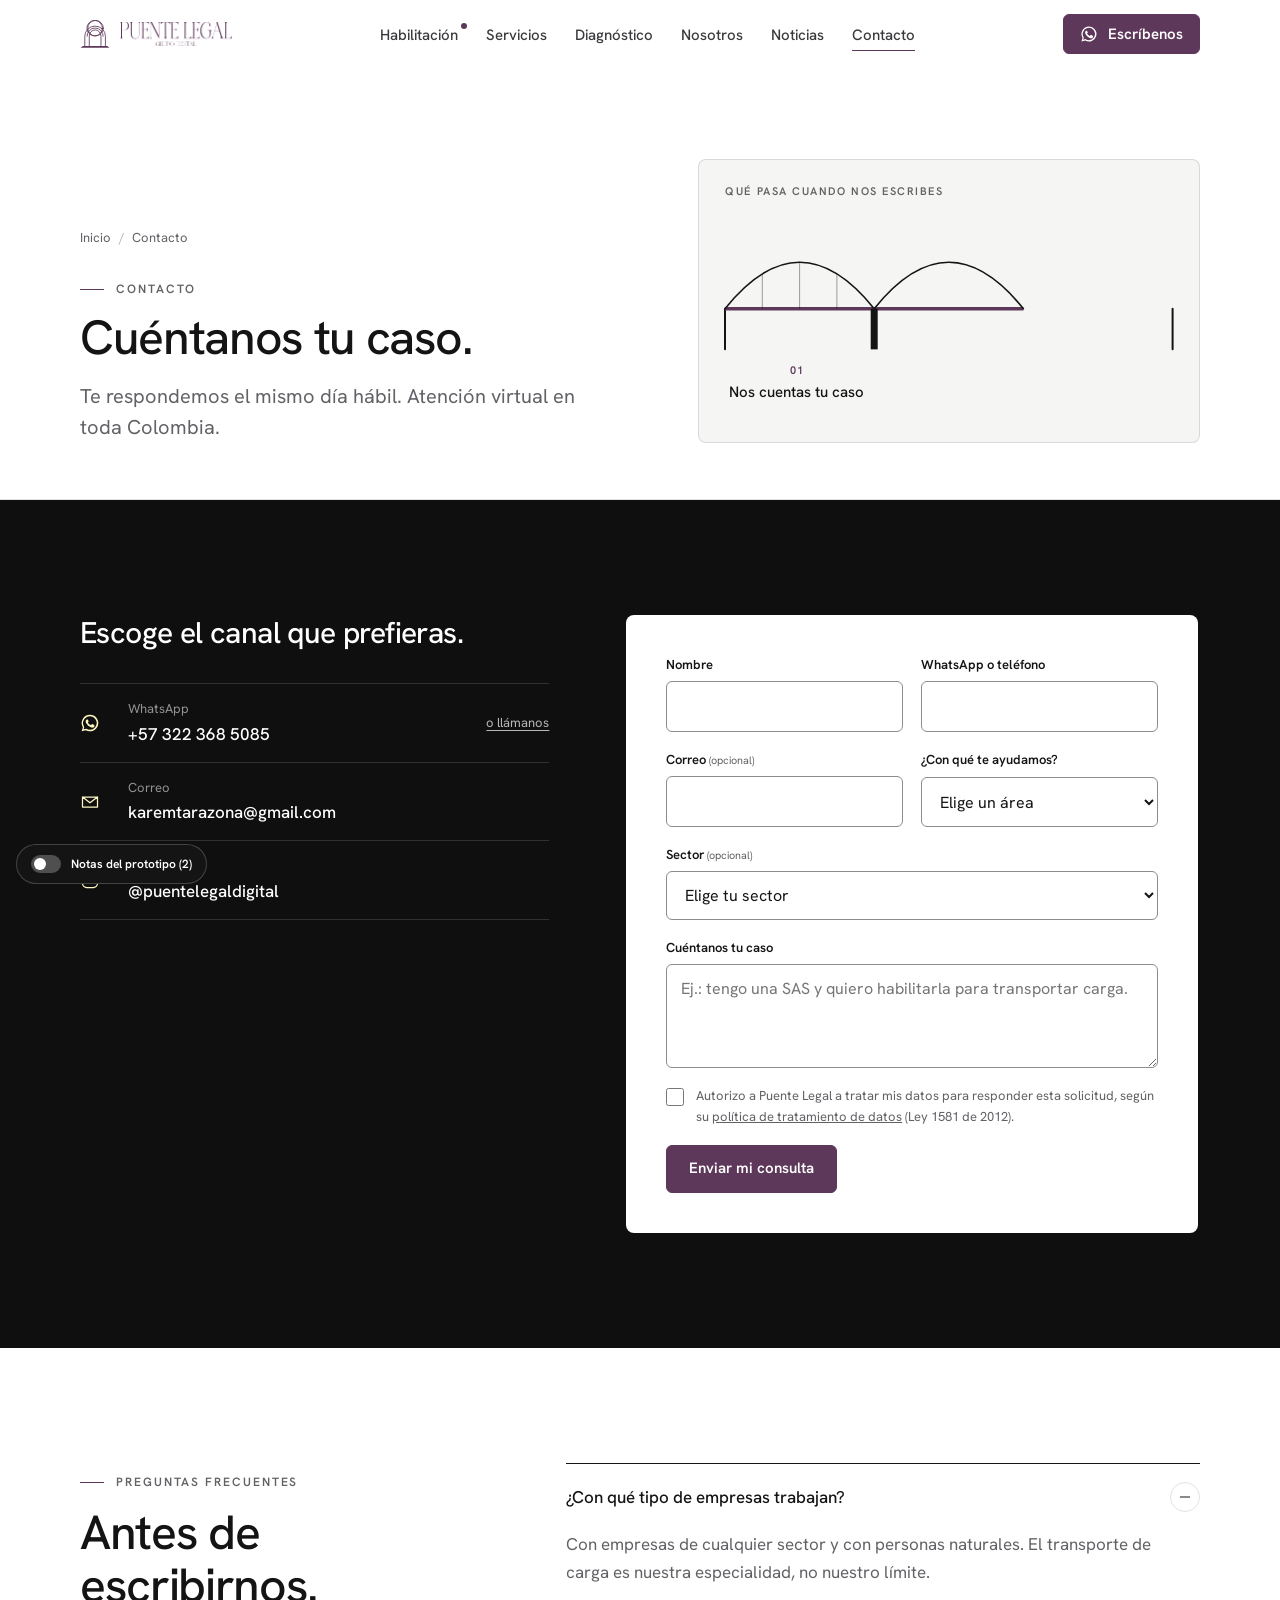
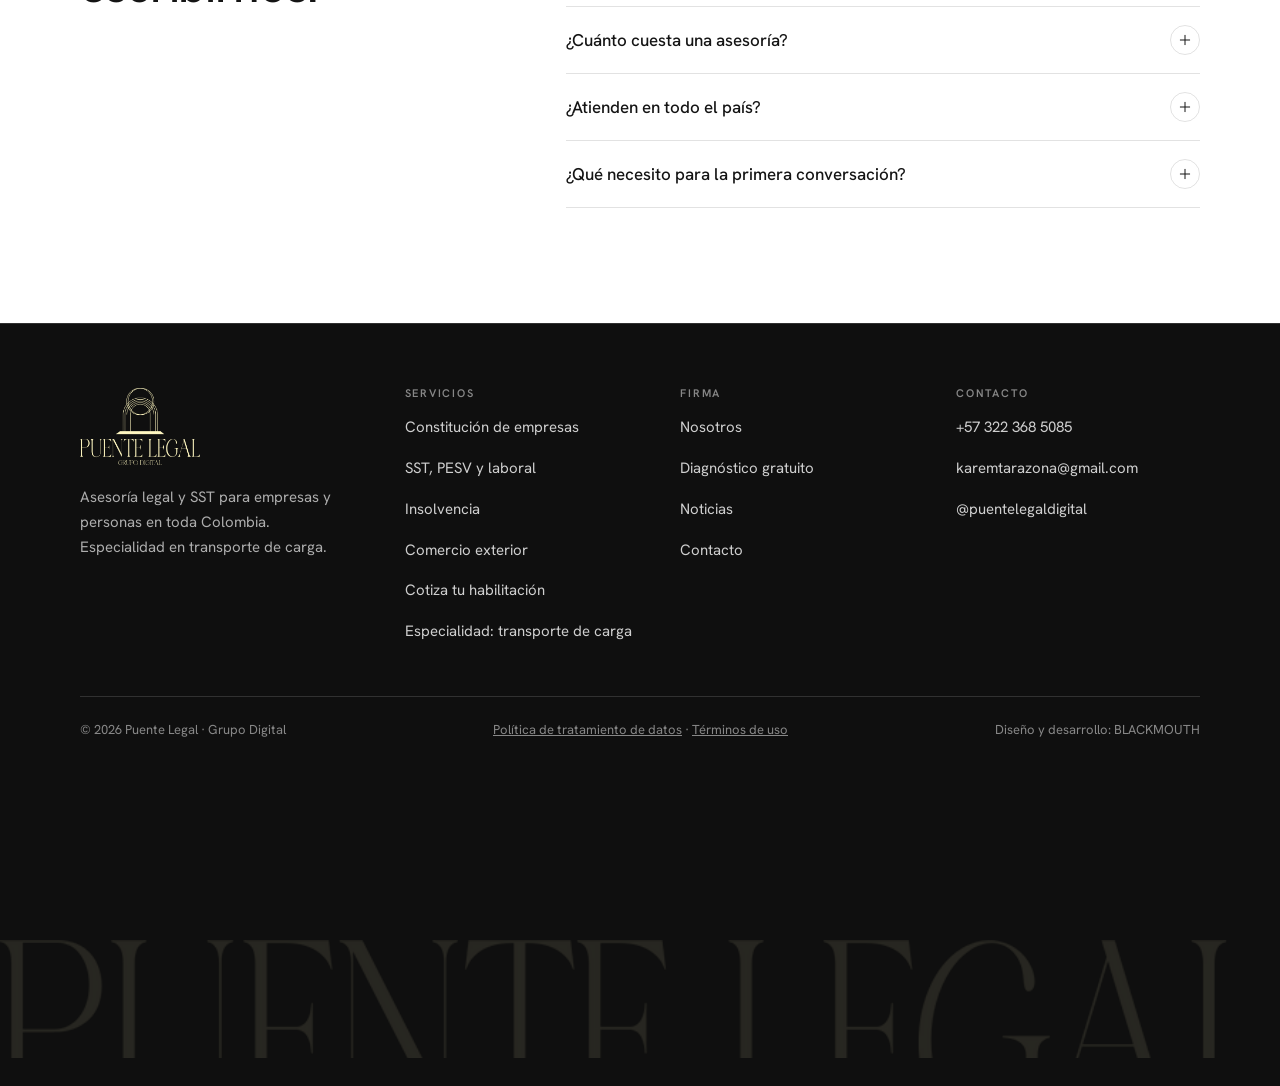
<file: contacto/index.html>
<!doctype html>
<html lang="es-CO">
<head>
<meta charset="utf-8">
<meta name="viewport" content="width=device-width, initial-scale=1, viewport-fit=cover">
<title>Contacto | Puente Legal</title>
<meta name="description" content="Escríbenos por WhatsApp al +57 322 368 5085 o déjanos tus datos. Atención virtual en toda Colombia.">
<!-- PROTOTIPO: quitar noindex cuando el sitio viva en el dominio definitivo -->
<meta name="robots" content="noindex, nofollow">
<link rel="canonical" href="https://puentelegal.com.co/contacto/">
<meta name="theme-color" content="#FFFFFF">
<meta property="og:type" content="website">
<meta property="og:locale" content="es_CO">
<meta property="og:site_name" content="Puente Legal">
<meta property="og:title" content="Contacto | Puente Legal">
<meta property="og:description" content="Escríbenos por WhatsApp al +57 322 368 5085 o déjanos tus datos. Atención virtual en toda Colombia.">
<meta property="og:url" content="https://blackmouthagency-dev.github.io/puente-legal/contacto/">
<meta property="og:image" content="https://blackmouthagency-dev.github.io/puente-legal/assets/img/og.jpg">
<meta property="og:image:width" content="1200">
<meta property="og:image:height" content="630">
<meta name="twitter:card" content="summary_large_image">
<link rel="icon" href="../assets/img/favicon.svg" type="image/svg+xml">
<script>document.documentElement.classList.add("js")</script>
<link rel="preconnect" href="https://fonts.googleapis.com">
<link rel="preconnect" href="https://fonts.gstatic.com" crossorigin>
<link rel="stylesheet" href="https://fonts.googleapis.com/css2?family=Hanken+Grotesk:wght@400;500;600;700&display=swap">
<link rel="stylesheet" href="../assets/site.css">
<script type="application/ld+json">
{
 "@context": "https://schema.org",
 "@graph": [
  {
   "@type": "BreadcrumbList",
   "itemListElement": [
    {
     "@type": "ListItem",
     "position": 1,
     "name": "Inicio",
     "item": "https://puentelegal.com.co/"
    },
    {
     "@type": "ListItem",
     "position": 2,
     "name": "Contacto"
    }
   ]
  },
  {
   "@type": "FAQPage",
   "mainEntity": [
    {
     "@type": "Question",
     "name": "¿Con qué tipo de empresas trabajan?",
     "acceptedAnswer": {
      "@type": "Answer",
      "text": "Con empresas de cualquier sector y con personas naturales. El transporte de carga es nuestra especialidad, no nuestro límite."
     }
    },
    {
     "@type": "Question",
     "name": "¿Cuánto cuesta una asesoría?",
     "acceptedAnswer": {
      "@type": "Answer",
      "text": "Depende del alcance. Después de la primera conversación te enviamos por escrito qué incluye, en cuánto tiempo y cuánto cuesta, antes de empezar."
     }
    },
    {
     "@type": "Question",
     "name": "¿Atienden en todo el país?",
     "acceptedAnswer": {
      "@type": "Answer",
      "text": "Sí. Trabajamos de forma virtual con empresas y personas de toda Colombia."
     }
    },
    {
     "@type": "Question",
     "name": "¿Qué necesito para la primera conversación?",
     "acceptedAnswer": {
      "@type": "Answer",
      "text": "Solo contarnos tu caso. Si tienes a mano documentos como el certificado de la Cámara de Comercio o los contratos, mejor, pero no es obligatorio."
     }
    }
   ]
  },
  {
   "@type": "ContactPage",
   "name": "Contacto",
   "url": "https://puentelegal.com.co/contacto/",
   "about": {
    "@id": "https://puentelegal.com.co/#firma"
   }
  }
 ]
}
</script>
</head>
<body>
<a class="skip" href="#main">Saltar al contenido</a>
<header class="site-header">
  <div class="wrap nav">
    <a class="brand" href="../" aria-label="Puente Legal, inicio">
      <svg viewBox="0 0 1060 1000" aria-hidden="true"><use href="#iso-sym"/></svg>
      <img src="../assets/img/wordmark-ciruela.png" alt="Puente Legal · Grupo Digital" width="150" height="33">
    </a>
    <nav aria-label="Principal">
    <ul class="nav-links" id="menu">
      <li><a href="../habilitacion-transporte-de-carga/" class="nav-star">Habilitación</a></li>
      <li><a href="../servicios/">Servicios</a></li>
      <li><a href="../diagnostico/">Diagnóstico</a></li>
      <li><a href="../nosotros/">Nosotros</a></li>
      <li><a href="../noticias/">Noticias</a></li>
      <li><a href="../contacto/" aria-current="page">Contacto</a></li>
      <li class="only-sm"><a class="btn" href="https://wa.me/573223685085" data-wa="Hola, Puente Legal. Quiero una asesoría." data-conv="whatsapp" data-loc="menu"><svg class="i" aria-hidden="true" focusable="false"><use href="#i-whatsapp"/></svg> Escríbenos por WhatsApp</a></li>
    </ul>
    </nav>
    <div class="nav-cta">
      <a class="btn btn-hide-sm" href="https://wa.me/573223685085" data-wa="Hola, Puente Legal. Quiero una asesoría." data-conv="whatsapp" data-loc="header"><svg class="i" aria-hidden="true" focusable="false"><use href="#i-whatsapp"/></svg> Escríbenos</a>
      <button class="menu-btn" type="button" aria-expanded="false" aria-controls="menu" aria-label="Abrir menú">
        <svg width="20" height="20" viewBox="0 0 20 20" aria-hidden="true"><path d="M2 6h16M2 14h16" stroke="currentColor" stroke-width="1.6"/></svg>
      </button>
    </div>
  </div>
  
</header>
<svg width="0" height="0" style="position:absolute" aria-hidden="true" focusable="false">
  <symbol id="iso-sym" viewBox="430 20 1060 1000">
    <g fill="none" stroke="currentColor" stroke-width="30" stroke-linecap="round">
      <circle cx="948" cy="312" r="277"/><circle cx="980" cy="312" r="277"/>
      <path d="M596 950V600A368 362 0 0 1 1332 600V950"/>
      <path d="M676 600A288 294 0 0 1 1252 600"/>
      <path d="M755.5 950V600A208.75 226 0 0 1 1173 600V950"/>
    </g>
    <polygon points="530,950 1397,950 1475,1013 443,1013" fill="currentColor"/>
  </symbol>
  <symbol id="i-empresa" viewBox="0 0 24 24"><rect x="5" y="3" width="14" height="18" rx="1" pathLength="1"/><path d="M9 7h2M13 7h2M9 11h2M13 11h2M10 21v-4h4v4M3 21h18" pathLength="1"/></symbol>
  <symbol id="i-casco" viewBox="0 0 24 24"><path d="M3 18h18M5 18v-2.5a7 7 0 0 1 14 0V18M10 8.8V6h4v2.8" pathLength="1"/></symbol>
  <symbol id="i-recupera" viewBox="0 0 24 24"><path d="M3 6c3 0 4 10 9 10s6-6 8-8M16 7.5h4v4" pathLength="1"/></symbol>
  <symbol id="i-globo" viewBox="0 0 24 24"><circle cx="12" cy="12" r="9" pathLength="1"/><path d="M3 12h18M12 3a14 14 0 0 1 0 18M12 3a14 14 0 0 0 0 18" pathLength="1"/></symbol>
  <symbol id="i-arco" viewBox="0 0 24 24"><path d="M4 21V11a8 8 0 0 1 16 0v10M8.5 21v-9a3.5 3.5 0 0 1 7 0v9" pathLength="1"/></symbol>
  <symbol id="i-chevron" viewBox="0 0 24 24"><path d="M9 6l6 6-6 6"/></symbol>
  <symbol id="i-flecha" viewBox="0 0 24 24"><path d="M4 12h15M13 6l6 6-6 6"/></symbol>
  <symbol id="i-check" viewBox="0 0 24 24"><path d="M5 12.5l4.5 4.5L19 7.5"/></symbol>
  <symbol id="i-mas" viewBox="0 0 24 24"><path d="M5 12h14"/><path d="M12 5v14"/></symbol>
  <symbol id="i-camion" viewBox="0 0 24 24"><path d="M2.5 6h11v10h-11zM13.5 9.5H18l3.5 3.5V16h-8" pathLength="1"/><circle cx="6.5" cy="17.5" r="1.8" pathLength="1"/><circle cx="17.5" cy="17.5" r="1.8" pathLength="1"/></symbol>
  <symbol id="i-habilitacion" viewBox="0 0 24 24"><path d="M14 3H6v18h12V7zM14 3v4h4" pathLength="1"/><circle cx="12" cy="13.5" r="2.5" pathLength="1"/><path d="M10.6 15.6L10 19l2-1 2 1-.6-3.4" pathLength="1"/></symbol>
  <symbol id="i-lupa" viewBox="0 0 24 24"><circle cx="10.5" cy="10.5" r="6.5" pathLength="1"/><path d="M15.3 15.3L21 21M8 10.5h5" pathLength="1"/></symbol>
  <symbol id="i-saldo" viewBox="0 0 24 24"><path d="M14 3H6v18h12V7zM14 3v4h4" pathLength="1"/><path d="M12 10v7M14 11.2c-.4-.6-1.1-.9-2-.9-1.1 0-2 .6-2 1.4 0 1.9 4 1 4 2.9 0 .8-.9 1.4-2 1.4-.9 0-1.7-.4-2.1-1" pathLength="1"/></symbol>
  <symbol id="i-volante" viewBox="0 0 24 24"><circle cx="12" cy="12" r="9" pathLength="1"/><circle cx="12" cy="12" r="2" pathLength="1"/><path d="M3.5 10.5l6.5 1M20.5 10.5l-6.5 1M12 14v7" pathLength="1"/></symbol>
  <symbol id="i-doc" viewBox="0 0 24 24"><path d="M14 3H6v18h12V7zM14 3v4h4M9 11h6M9 14.5h6M9 18h4" pathLength="1"/></symbol>
  <symbol id="i-escudo" viewBox="0 0 24 24"><path d="M12 3l7 3v5c0 4.5-3 8.3-7 10-4-1.7-7-5.5-7-10V6z" pathLength="1"/><path d="M9 12l2 2 4-4" pathLength="1"/></symbol>
  <symbol id="i-balanza" viewBox="0 0 24 24"><path d="M12 4v16M8 20h8M5 7h14M5 7l-2.5 6a2.5 2.5 0 0 0 5 0zM19 7l-2.5 6a2.5 2.5 0 0 0 5 0z" pathLength="1"/></symbol>
  <symbol id="i-chat" viewBox="0 0 24 24"><path d="M4 5h16v11H9l-5 4z" pathLength="1"/><path d="M8 9.5h8M8 12.5h5" pathLength="1"/></symbol>
  <symbol id="i-telefono" viewBox="0 0 24 24"><path d="M5 3h4l2 5-2.5 1.5a11 11 0 0 0 6 6L16 13l5 2v4a2 2 0 0 1-2 2A16 16 0 0 1 3 5a2 2 0 0 1 2-2Z"/></symbol>
  <symbol id="i-correo" viewBox="0 0 24 24"><path d="M3 6h18v12H3zM3 6l9 7 9-7"/></symbol>
  <symbol id="i-instagram" viewBox="0 0 24 24"><rect x="3" y="3" width="18" height="18" rx="5"/><circle cx="12" cy="12" r="4"/><circle cx="17.5" cy="6.5" r=".6"/></symbol>
  <symbol id="i-whatsapp" viewBox="0 0 24 24"><path fill="currentColor" stroke="none" d="M12 2a10 10 0 0 0-8.6 15.1L2 22l5-1.3A10 10 0 1 0 12 2Zm0 18.2c-1.6 0-3.1-.4-4.4-1.2l-.3-.2-3 .8.8-2.9-.2-.3A8.2 8.2 0 1 1 12 20.2Zm4.5-6.1c-.2-.1-1.5-.7-1.7-.8-.2-.1-.4-.1-.6.1l-.8 1c-.1.2-.3.2-.5.1a6.7 6.7 0 0 1-3.3-2.9c-.2-.4.2-.4.7-1.3.1-.2 0-.3 0-.4l-.8-1.8c-.2-.5-.4-.4-.6-.4h-.5a1 1 0 0 0-.7.3 3 3 0 0 0-.9 2.2 5.2 5.2 0 0 0 1.1 2.7 11.8 11.8 0 0 0 4.5 4c1.7.7 2.3.8 3.2.6.5-.1 1.5-.6 1.7-1.2.2-.6.2-1.1.1-1.2l-.5-.3Z"/></symbol>
</svg>

<main id="main">
<section class="page-hero s-blanco" aria-labelledby="h1">
  <div class="wrap ah-grid">
    <div>
      <ol class="crumbs"><li><a href="../">Inicio</a></li><li aria-current="page">Contacto</li></ol>
      <p class="eyebrow">Contacto</p>
      <h1 id="h1" class="h1-page" data-split="words">Cuéntanos tu caso.</h1>
      <p class="lead muted" style="margin-top:16px">Te respondemos el mismo día hábil. Atención virtual en toda Colombia.</p>
    </div>
    <div class="ah-art">
      <p class="f-inc">Qué pasa cuando nos escribes</p>
      <div class="pb pb-hero" data-draw="time">
  <div class="pb-art"><svg class="pb-svg" viewBox="0 0 1200 172" preserveAspectRatio="none" aria-hidden="true" focusable="false"><path class="pb-abut" d="M0 170V120M1200 170V120" pathLength="1" data-seg="0.000,0.060"/><path class="pb-deck" d="M0.0 120H400.0" pathLength="1" data-seg="0.000,0.167"/><path class="pb-arch" d="M0.0 120C133.3 44 266.7 44 400.0 120" pathLength="1" data-seg="0.067,0.317"/><path class="pb-hang" d="M100.0 77.3V120M200.0 63V120M300.0 77.3V120" pathLength="1" data-seg="0.183,0.333"/><path class="pb-deck" d="M400.0 120H800.0" pathLength="1" data-seg="0.333,0.500"/><path class="pb-pier" d="M400.0 170V120" pathLength="1" data-seg="0.267,0.417"/><path class="pb-arch" d="M400.0 120C533.3 44 666.7 44 800.0 120" pathLength="1" data-seg="0.400,0.650"/><path class="pb-hang" d="M500.0 77.3V120M600.0 63V120M700.0 77.3V120" pathLength="1" data-seg="0.517,0.667"/><path class="pb-deck" d="M800.0 120H1200.0" pathLength="1" data-seg="0.667,0.833"/><path class="pb-pier" d="M800.0 170V120" pathLength="1" data-seg="0.600,0.750"/><path class="pb-arch" d="M800.0 120C933.3 44 1066.7 44 1200.0 120" pathLength="1" data-seg="0.733,0.983"/><path class="pb-hang" d="M900.0 77.3V120M1000.0 63V120M1100.0 77.3V120" pathLength="1" data-seg="0.850,1.000"/></svg></div>
  <ol class="pb-steps" style="--n:3"><li data-on="0.250"><b>01</b>Nos cuentas tu caso</li><li data-on="0.583"><b>02</b>Te contactamos</li><li data-on="0.917"><b>03</b>Propuesta por escrito</li></ol>
</div>
    </div>
  </div>
</section>

<section id="contacto" class="band s-negro" aria-label="Canales y formulario">
  <div class="wrap contact-grid">
    <div>
      <h2 class="h3">Escoge el canal que prefieras.</h2>
      <ul class="channels">
        <li><svg class="i" aria-hidden="true" focusable="false"><use href="#i-whatsapp"/></svg><a href="https://wa.me/573223685085" data-wa="Hola, Puente Legal. Quiero una asesoría." data-conv="whatsapp" data-loc="contacto"><small>WhatsApp</small><strong>+57 322 368 5085</strong></a><a class="alt" href="tel:+573223685085" data-conv="llamada" data-loc="contacto">o llámanos</a></li>
        <li><svg class="i" aria-hidden="true" focusable="false"><use href="#i-correo"/></svg><a href="mailto:karemtarazona@gmail.com" data-conv="email" data-loc="contacto"><small>Correo</small><strong>karemtarazona@gmail.com</strong></a><span></span></li>
        <li><svg class="i" aria-hidden="true" focusable="false"><use href="#i-instagram"/></svg><a href="https://www.instagram.com/puentelegaldigital/" target="_blank" rel="noopener"><small>Instagram</small><strong>@puentelegaldigital</strong></a><span></span></li>
      </ul>
      <details class="proto-note"><summary>Nota · Datos</summary><div>Pendiente: la clienta enviará el número de celular y el correo definitivos (por ahora van los del membrete). Recomendado: correo con dominio propio y Perfil de Empresa de Google con la ciudad.</div></details>
    </div>
    <form class="lead" id="form-contacto" data-demo novalidate>
      <div class="field"><label for="f-nombre">Nombre</label><input id="f-nombre" name="nombre" autocomplete="name" enterkeyhint="next" required></div>
      <div class="field"><label for="f-tel">WhatsApp o teléfono</label><input id="f-tel" name="telefono" type="tel" autocomplete="tel" inputmode="tel" enterkeyhint="next" required></div>
      <div class="field"><label for="f-mail">Correo <small>(opcional)</small></label><input id="f-mail" name="correo" type="email" autocomplete="email" enterkeyhint="next"></div>
      <div class="field"><label for="f-area">¿Con qué te ayudamos?</label><select id="f-area" name="area" required><option value="">Elige un área</option><option>Habilitación de transporte de carga</option><option>Constitución o estatutos</option><option>SG-SST o PESV</option><option>Laboral: contratos, reglamento o descargos</option><option>Insolvencia o deudas</option><option>Cobro de saldos de manifiesto o standby</option><option>Comercio exterior o aduanas</option><option>No sé, quiero orientación</option></select></div>
      <div class="field full"><label for="f-sector">Sector <small>(opcional)</small></label>
        <select id="f-sector" name="sector"><option value="" selected>Elige tu sector</option><option>Transporte de carga terrestre</option><option>Transporte marítimo o logística</option><option>Comercio</option><option>Industria o construcción</option><option>Servicios</option><option>Soy persona natural</option><option>Otro</option></select></div>
      <div class="field full"><label for="f-msg">Cuéntanos tu caso</label><textarea id="f-msg" name="mensaje" enterkeyhint="send" placeholder="Ej.: tengo una SAS y quiero habilitarla para transportar carga."></textarea></div>
      <label class="consent" for="f-ok"><input type="checkbox" id="f-ok" required><span>Autorizo a Puente Legal a tratar mis datos para responder esta solicitud, según su <a href="#">política de tratamiento de datos</a> (Ley 1581 de 2012).</span></label>
      <button class="btn" type="submit">Enviar mi consulta</button>
      <p class="form-ok" role="status" tabindex="-1" hidden>Recibimos tu consulta. Te respondemos el mismo día hábil por WhatsApp o correo. (Modo demostración: el formulario todavía no envía datos.)</p>
    </form>
  </div>
</section>

<section class="band s-blanco" aria-labelledby="fq-t">
  <div class="wrap faq-grid">
    <div>
      <p class="eyebrow">Preguntas frecuentes</p>
      <h2 id="fq-t" class="h2" data-split="words" style="margin-top:16px">Antes de escribirnos.</h2>
    </div>
    <div class="faq">
      <details open><summary>¿Con qué tipo de empresas trabajan?<span class="pm" aria-hidden="true"><svg class="i" viewBox="0 0 24 24" focusable="false"><path d="M5 12h14"/><path class="v" d="M12 5v14"/></svg></span></summary><p>Con empresas de cualquier sector y con personas naturales. El transporte de carga es nuestra especialidad, no nuestro límite.</p></details>
      <details><summary>¿Cuánto cuesta una asesoría?<span class="pm" aria-hidden="true"><svg class="i" viewBox="0 0 24 24" focusable="false"><path d="M5 12h14"/><path class="v" d="M12 5v14"/></svg></span></summary><p>Depende del alcance. Después de la primera conversación te enviamos por escrito qué incluye, en cuánto tiempo y cuánto cuesta, antes de empezar.</p></details>
      <details><summary>¿Atienden en todo el país?<span class="pm" aria-hidden="true"><svg class="i" viewBox="0 0 24 24" focusable="false"><path d="M5 12h14"/><path class="v" d="M12 5v14"/></svg></span></summary><p>Sí. Trabajamos de forma virtual con empresas y personas de toda Colombia.</p></details>
      <details><summary>¿Qué necesito para la primera conversación?<span class="pm" aria-hidden="true"><svg class="i" viewBox="0 0 24 24" focusable="false"><path d="M5 12h14"/><path class="v" d="M12 5v14"/></svg></span></summary><p>Solo contarnos tu caso. Si tienes a mano documentos como el certificado de la Cámara de Comercio o los contratos, mejor, pero no es obligatorio.</p></details>
      <details class="proto-note"><summary>Nota · Por confirmar</summary><div>Ciudad u oficina física, si atienden presencial y si la primera conversación tiene costo.</div></details>
    </div>
  </div>
</section>
</main>

<footer class="site-footer s-negro">
  <div class="wrap">
    <div class="foot-grid">
      <div>
        <img src="../assets/img/logo-full-crema.png" alt="Puente Legal · Grupo Digital" width="120" height="77" loading="lazy">
        <p class="muted" style="margin-top:20px;font-size:var(--t-sm);max-width:34ch">Asesoría legal y SST para empresas y personas en toda Colombia. Especialidad en transporte de carga.</p>
      </div>
      <nav aria-label="Servicios">
        <h2>Servicios</h2>
        <ul>
          <li><a href="../servicios/constitucion-de-empresas/">Constitución de empresas</a></li>
          <li><a href="../servicios/sst-pesv-laboral/">SST, PESV y laboral</a></li>
          <li><a href="../servicios/insolvencia/">Insolvencia</a></li>
          <li><a href="../servicios/comercio-exterior/">Comercio exterior</a></li>
          <li><a href="../habilitacion-transporte-de-carga/">Cotiza tu habilitación</a></li>
          <li><a href="../transporte-de-carga/">Especialidad: transporte de carga</a></li>
        </ul>
      </nav>
      <nav aria-label="Firma">
        <h2>Firma</h2>
        <ul>
          <li><a href="../nosotros/">Nosotros</a></li>
          <li><a href="../diagnostico/">Diagnóstico gratuito</a></li>
          <li><a href="../noticias/">Noticias</a></li>
          <li><a href="../contacto/">Contacto</a></li>
        </ul>
      </nav>
      <div>
        <h2>Contacto</h2>
        <ul>
          <li><a href="tel:+573223685085">+57 322 368 5085</a></li>
          <li><a href="mailto:karemtarazona@gmail.com">karemtarazona@gmail.com</a></li>
          <li><a href="https://www.instagram.com/puentelegaldigital/" target="_blank" rel="noopener">@puentelegaldigital</a></li>
        </ul>
      </div>
    </div>
    <div class="foot-legal">
      <span>© <span data-year>2026</span> Puente Legal · Grupo Digital</span>
      <span><a href="#">Política de tratamiento de datos</a> · <a href="#">Términos de uso</a></span>
      <span>Diseño y desarrollo: BLACKMOUTH</span>
    </div>
  </div>
  <div class="foot-mark" data-draw="through" aria-hidden="true"><img src="../assets/img/wordmark-crema.png" alt="" width="900" height="195" loading="lazy" data-ty="0:160;.42:0"></div>
</footer>

<a class="wa-float" href="https://wa.me/573223685085" data-wa="Hola, Puente Legal. Quiero una asesoría." data-conv="whatsapp" data-loc="flotante" aria-label="Escríbenos por WhatsApp"><svg class="" aria-hidden="true" focusable="false"><use href="#i-whatsapp"/></svg></a>
<button class="proto-toggle" type="button" aria-pressed="false"><i aria-hidden="true"></i><span>Notas del prototipo</span></button>

<script src="../assets/site.js" defer></script>
</body>
</html>
</file>
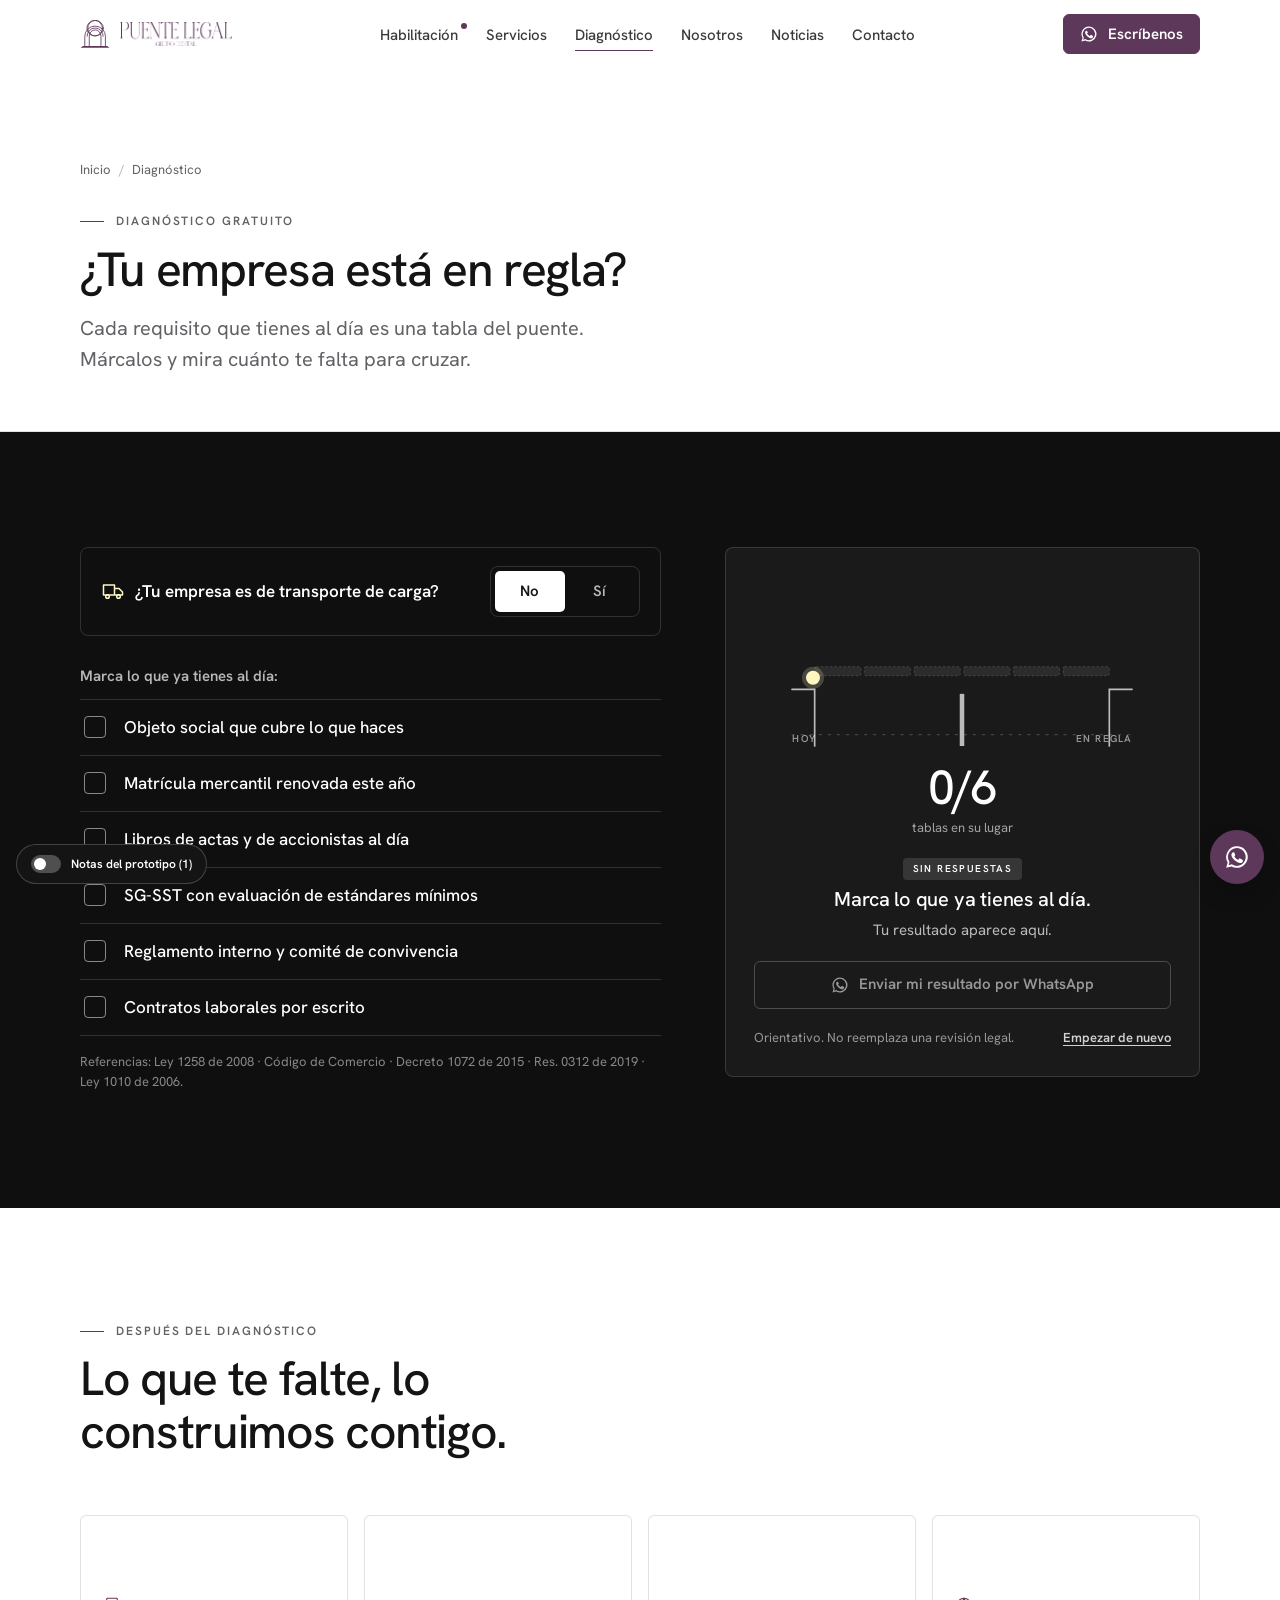
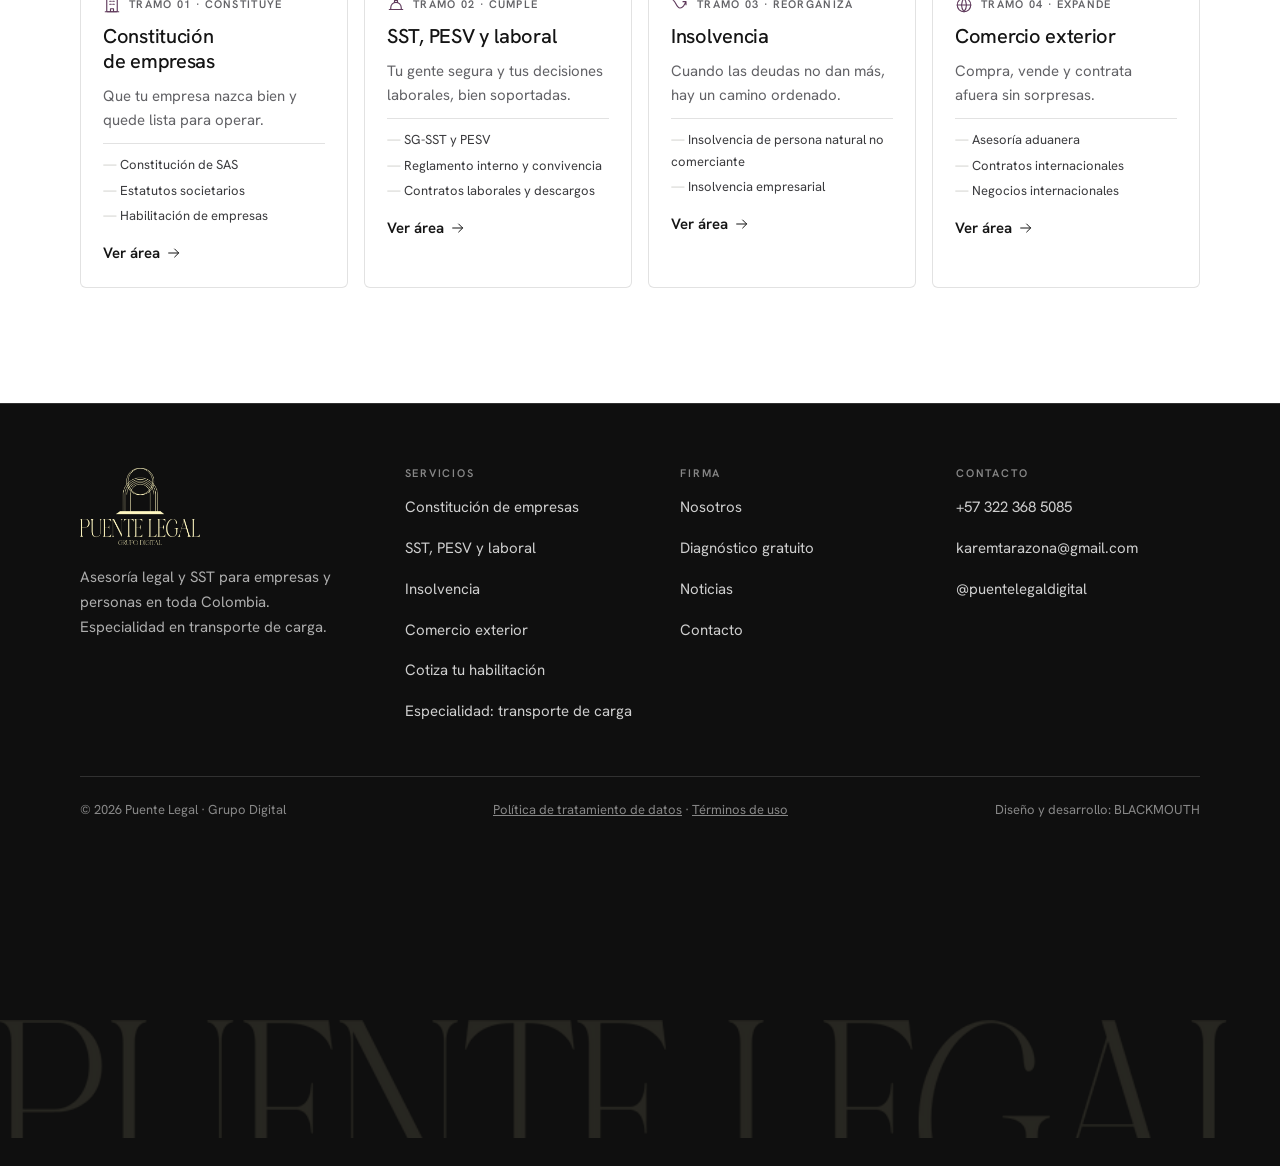
<file: diagnostico/index.html>
<!doctype html>
<html lang="es-CO">
<head>
<meta charset="utf-8">
<meta name="viewport" content="width=device-width, initial-scale=1, viewport-fit=cover">
<title>Diagnóstico legal gratuito para tu empresa | Puente Legal</title>
<meta name="description" content="Revisa en un minuto si tu empresa cumple lo básico: sociedad, libros, SG-SST, reglamento y contratos. Con ruta especial para transporte de carga.">
<!-- PROTOTIPO: quitar noindex cuando el sitio viva en el dominio definitivo -->
<meta name="robots" content="noindex, nofollow">
<link rel="canonical" href="https://puentelegal.com.co/diagnostico/">
<meta name="theme-color" content="#FFFFFF">
<meta property="og:type" content="website">
<meta property="og:locale" content="es_CO">
<meta property="og:site_name" content="Puente Legal">
<meta property="og:title" content="Diagnóstico legal gratuito para tu empresa | Puente Legal">
<meta property="og:description" content="Revisa en un minuto si tu empresa cumple lo básico: sociedad, libros, SG-SST, reglamento y contratos. Con ruta especial para transporte de carga.">
<meta property="og:url" content="https://blackmouthagency-dev.github.io/puente-legal/diagnostico/">
<meta property="og:image" content="https://blackmouthagency-dev.github.io/puente-legal/assets/img/og.jpg">
<meta property="og:image:width" content="1200">
<meta property="og:image:height" content="630">
<meta name="twitter:card" content="summary_large_image">
<link rel="icon" href="../assets/img/favicon.svg" type="image/svg+xml">
<script>document.documentElement.classList.add("js")</script>
<link rel="preconnect" href="https://fonts.googleapis.com">
<link rel="preconnect" href="https://fonts.gstatic.com" crossorigin>
<link rel="stylesheet" href="https://fonts.googleapis.com/css2?family=Hanken+Grotesk:wght@400;500;600;700&display=swap">
<link rel="stylesheet" href="../assets/site.css">
<script type="application/ld+json">
{
 "@context": "https://schema.org",
 "@graph": [
  {
   "@type": "BreadcrumbList",
   "itemListElement": [
    {
     "@type": "ListItem",
     "position": 1,
     "name": "Inicio",
     "item": "https://puentelegal.com.co/"
    },
    {
     "@type": "ListItem",
     "position": 2,
     "name": "Diagnóstico"
    }
   ]
  },
  {
   "@type": "WebPage",
   "name": "Diagnóstico legal gratuito",
   "url": "https://puentelegal.com.co/diagnostico/",
   "isPartOf": {
    "@id": "https://puentelegal.com.co/#web"
   }
  }
 ]
}
</script>
</head>
<body>
<a class="skip" href="#main">Saltar al contenido</a>
<header class="site-header">
  <div class="wrap nav">
    <a class="brand" href="../" aria-label="Puente Legal, inicio">
      <svg viewBox="0 0 1060 1000" aria-hidden="true"><use href="#iso-sym"/></svg>
      <img src="../assets/img/wordmark-ciruela.png" alt="Puente Legal · Grupo Digital" width="150" height="33">
    </a>
    <nav aria-label="Principal">
    <ul class="nav-links" id="menu">
      <li><a href="../habilitacion-transporte-de-carga/" class="nav-star">Habilitación</a></li>
      <li><a href="../servicios/">Servicios</a></li>
      <li><a href="../diagnostico/" aria-current="page">Diagnóstico</a></li>
      <li><a href="../nosotros/">Nosotros</a></li>
      <li><a href="../noticias/">Noticias</a></li>
      <li><a href="../contacto/">Contacto</a></li>
      <li class="only-sm"><a class="btn" href="https://wa.me/573223685085" data-wa="Hola, Puente Legal. Quiero una asesoría." data-conv="whatsapp" data-loc="menu"><svg class="i" aria-hidden="true" focusable="false"><use href="#i-whatsapp"/></svg> Escríbenos por WhatsApp</a></li>
    </ul>
    </nav>
    <div class="nav-cta">
      <a class="btn btn-hide-sm" href="https://wa.me/573223685085" data-wa="Hola, Puente Legal. Quiero una asesoría." data-conv="whatsapp" data-loc="header"><svg class="i" aria-hidden="true" focusable="false"><use href="#i-whatsapp"/></svg> Escríbenos</a>
      <button class="menu-btn" type="button" aria-expanded="false" aria-controls="menu" aria-label="Abrir menú">
        <svg width="20" height="20" viewBox="0 0 20 20" aria-hidden="true"><path d="M2 6h16M2 14h16" stroke="currentColor" stroke-width="1.6"/></svg>
      </button>
    </div>
  </div>
  
</header>
<svg width="0" height="0" style="position:absolute" aria-hidden="true" focusable="false">
  <symbol id="iso-sym" viewBox="430 20 1060 1000">
    <g fill="none" stroke="currentColor" stroke-width="30" stroke-linecap="round">
      <circle cx="948" cy="312" r="277"/><circle cx="980" cy="312" r="277"/>
      <path d="M596 950V600A368 362 0 0 1 1332 600V950"/>
      <path d="M676 600A288 294 0 0 1 1252 600"/>
      <path d="M755.5 950V600A208.75 226 0 0 1 1173 600V950"/>
    </g>
    <polygon points="530,950 1397,950 1475,1013 443,1013" fill="currentColor"/>
  </symbol>
  <symbol id="i-empresa" viewBox="0 0 24 24"><rect x="5" y="3" width="14" height="18" rx="1" pathLength="1"/><path d="M9 7h2M13 7h2M9 11h2M13 11h2M10 21v-4h4v4M3 21h18" pathLength="1"/></symbol>
  <symbol id="i-casco" viewBox="0 0 24 24"><path d="M3 18h18M5 18v-2.5a7 7 0 0 1 14 0V18M10 8.8V6h4v2.8" pathLength="1"/></symbol>
  <symbol id="i-recupera" viewBox="0 0 24 24"><path d="M3 6c3 0 4 10 9 10s6-6 8-8M16 7.5h4v4" pathLength="1"/></symbol>
  <symbol id="i-globo" viewBox="0 0 24 24"><circle cx="12" cy="12" r="9" pathLength="1"/><path d="M3 12h18M12 3a14 14 0 0 1 0 18M12 3a14 14 0 0 0 0 18" pathLength="1"/></symbol>
  <symbol id="i-arco" viewBox="0 0 24 24"><path d="M4 21V11a8 8 0 0 1 16 0v10M8.5 21v-9a3.5 3.5 0 0 1 7 0v9" pathLength="1"/></symbol>
  <symbol id="i-chevron" viewBox="0 0 24 24"><path d="M9 6l6 6-6 6"/></symbol>
  <symbol id="i-flecha" viewBox="0 0 24 24"><path d="M4 12h15M13 6l6 6-6 6"/></symbol>
  <symbol id="i-check" viewBox="0 0 24 24"><path d="M5 12.5l4.5 4.5L19 7.5"/></symbol>
  <symbol id="i-mas" viewBox="0 0 24 24"><path d="M5 12h14"/><path d="M12 5v14"/></symbol>
  <symbol id="i-camion" viewBox="0 0 24 24"><path d="M2.5 6h11v10h-11zM13.5 9.5H18l3.5 3.5V16h-8" pathLength="1"/><circle cx="6.5" cy="17.5" r="1.8" pathLength="1"/><circle cx="17.5" cy="17.5" r="1.8" pathLength="1"/></symbol>
  <symbol id="i-habilitacion" viewBox="0 0 24 24"><path d="M14 3H6v18h12V7zM14 3v4h4" pathLength="1"/><circle cx="12" cy="13.5" r="2.5" pathLength="1"/><path d="M10.6 15.6L10 19l2-1 2 1-.6-3.4" pathLength="1"/></symbol>
  <symbol id="i-lupa" viewBox="0 0 24 24"><circle cx="10.5" cy="10.5" r="6.5" pathLength="1"/><path d="M15.3 15.3L21 21M8 10.5h5" pathLength="1"/></symbol>
  <symbol id="i-saldo" viewBox="0 0 24 24"><path d="M14 3H6v18h12V7zM14 3v4h4" pathLength="1"/><path d="M12 10v7M14 11.2c-.4-.6-1.1-.9-2-.9-1.1 0-2 .6-2 1.4 0 1.9 4 1 4 2.9 0 .8-.9 1.4-2 1.4-.9 0-1.7-.4-2.1-1" pathLength="1"/></symbol>
  <symbol id="i-volante" viewBox="0 0 24 24"><circle cx="12" cy="12" r="9" pathLength="1"/><circle cx="12" cy="12" r="2" pathLength="1"/><path d="M3.5 10.5l6.5 1M20.5 10.5l-6.5 1M12 14v7" pathLength="1"/></symbol>
  <symbol id="i-doc" viewBox="0 0 24 24"><path d="M14 3H6v18h12V7zM14 3v4h4M9 11h6M9 14.5h6M9 18h4" pathLength="1"/></symbol>
  <symbol id="i-escudo" viewBox="0 0 24 24"><path d="M12 3l7 3v5c0 4.5-3 8.3-7 10-4-1.7-7-5.5-7-10V6z" pathLength="1"/><path d="M9 12l2 2 4-4" pathLength="1"/></symbol>
  <symbol id="i-balanza" viewBox="0 0 24 24"><path d="M12 4v16M8 20h8M5 7h14M5 7l-2.5 6a2.5 2.5 0 0 0 5 0zM19 7l-2.5 6a2.5 2.5 0 0 0 5 0z" pathLength="1"/></symbol>
  <symbol id="i-chat" viewBox="0 0 24 24"><path d="M4 5h16v11H9l-5 4z" pathLength="1"/><path d="M8 9.5h8M8 12.5h5" pathLength="1"/></symbol>
  <symbol id="i-telefono" viewBox="0 0 24 24"><path d="M5 3h4l2 5-2.5 1.5a11 11 0 0 0 6 6L16 13l5 2v4a2 2 0 0 1-2 2A16 16 0 0 1 3 5a2 2 0 0 1 2-2Z"/></symbol>
  <symbol id="i-correo" viewBox="0 0 24 24"><path d="M3 6h18v12H3zM3 6l9 7 9-7"/></symbol>
  <symbol id="i-instagram" viewBox="0 0 24 24"><rect x="3" y="3" width="18" height="18" rx="5"/><circle cx="12" cy="12" r="4"/><circle cx="17.5" cy="6.5" r=".6"/></symbol>
  <symbol id="i-whatsapp" viewBox="0 0 24 24"><path fill="currentColor" stroke="none" d="M12 2a10 10 0 0 0-8.6 15.1L2 22l5-1.3A10 10 0 1 0 12 2Zm0 18.2c-1.6 0-3.1-.4-4.4-1.2l-.3-.2-3 .8.8-2.9-.2-.3A8.2 8.2 0 1 1 12 20.2Zm4.5-6.1c-.2-.1-1.5-.7-1.7-.8-.2-.1-.4-.1-.6.1l-.8 1c-.1.2-.3.2-.5.1a6.7 6.7 0 0 1-3.3-2.9c-.2-.4.2-.4.7-1.3.1-.2 0-.3 0-.4l-.8-1.8c-.2-.5-.4-.4-.6-.4h-.5a1 1 0 0 0-.7.3 3 3 0 0 0-.9 2.2 5.2 5.2 0 0 0 1.1 2.7 11.8 11.8 0 0 0 4.5 4c1.7.7 2.3.8 3.2.6.5-.1 1.5-.6 1.7-1.2.2-.6.2-1.1.1-1.2l-.5-.3Z"/></symbol>
</svg>

<main id="main">
<section class="page-hero s-blanco" aria-labelledby="h1">
  <div class="wrap">
    <ol class="crumbs"><li><a href="../">Inicio</a></li><li aria-current="page">Diagnóstico</li></ol>
    <p class="eyebrow">Diagnóstico gratuito</p>
    <h1 id="h1" class="h1-page" data-split="words">¿Tu empresa está en regla?</h1>
    <p class="lead muted" style="margin-top:16px">Cada requisito que tienes al día es una tabla del puente. Márcalos y mira cuánto te falta para cruzar.</p>
  </div>
</section>

<section id="diagnostico" class="band s-negro" aria-label="Diagnóstico">
  <div class="wrap">
    <div class="diag-grid">
      <div>
        <div class="diag-sector">
          <p id="sec-q"><svg class="i" aria-hidden="true" focusable="false"><use href="#i-camion"/></svg>¿Tu empresa es de transporte de carga?</p>
          <div class="switch" role="group" aria-labelledby="sec-q">
            <button type="button" aria-pressed="true" data-set-sector="otro">No</button>
            <button type="button" aria-pressed="false" data-set-sector="transporte">Sí</button>
          </div>
        </div>
        <div class="diag-bar" aria-hidden="true"><b>0/6</b><span class="db-t">Sin respuestas</span><a href="#diag-result" tabindex="-1">Ver el puente ↓</a><i></i></div>
        <fieldset class="diag-set">
          <legend>Marca lo que ya tienes al día:</legend>
          <ul class="check-list">
            <li><label for="d1"><input type="checkbox" id="d1" data-label="Objeto social acorde con la operación"><span class="box"><svg viewBox="0 0 24 24" aria-hidden="true"><path d="M5 12.5l4.5 4.5L19 7.5"/></svg></span><span class="ci-t">Objeto social que cubre lo que haces</span></label></li>
            <li><label for="d2"><input type="checkbox" id="d2" data-label="Matrícula mercantil renovada"><span class="box"><svg viewBox="0 0 24 24" aria-hidden="true"><path d="M5 12.5l4.5 4.5L19 7.5"/></svg></span><span class="ci-t">Matrícula mercantil renovada este año</span></label></li>
            <li><label for="d3"><input type="checkbox" id="d3" data-label="Libros de actas al día"><span class="box"><svg viewBox="0 0 24 24" aria-hidden="true"><path d="M5 12.5l4.5 4.5L19 7.5"/></svg></span><span class="ci-t">Libros de actas y de accionistas al día</span></label></li>
            <li><label for="d4"><input type="checkbox" id="d4" data-label="SG-SST con estándares mínimos"><span class="box"><svg viewBox="0 0 24 24" aria-hidden="true"><path d="M5 12.5l4.5 4.5L19 7.5"/></svg></span><span class="ci-t">SG-SST con evaluación de estándares mínimos</span></label></li>
            <li><label for="d5"><input type="checkbox" id="d5" data-label="Reglamento interno y comité de convivencia"><span class="box"><svg viewBox="0 0 24 24" aria-hidden="true"><path d="M5 12.5l4.5 4.5L19 7.5"/></svg></span><span class="ci-t">Reglamento interno y comité de convivencia</span></label></li>
            <li><label for="d6"><input type="checkbox" id="d6" data-label="Contratos laborales por escrito"><span class="box"><svg viewBox="0 0 24 24" aria-hidden="true"><path d="M5 12.5l4.5 4.5L19 7.5"/></svg></span><span class="ci-t">Contratos laborales por escrito</span></label></li>
          </ul>
          <p class="diag-refs">Referencias: Ley 1258 de 2008 · Código de Comercio · Decreto 1072 de 2015 · Res. 0312 de 2019 · Ley 1010 de 2006.</p>
        </fieldset>
        <fieldset class="diag-set diag-tr" hidden>
          <legend><svg class="i i-sm" aria-hidden="true" focusable="false"><use href="#i-camion"/></svg> Si transportas carga:</legend>
          <ul class="check-list">
            <li style="--i:0"><label for="t1"><input type="checkbox" id="t1" data-label="Habilitación y pólizas vigentes"><span class="box"><svg viewBox="0 0 24 24" aria-hidden="true"><path d="M5 12.5l4.5 4.5L19 7.5"/></svg></span><span class="ci-t">Habilitación vigente, con pólizas al día</span></label></li>
            <li style="--i:1"><label for="t2"><input type="checkbox" id="t2" data-label="PESV implementado"><span class="box"><svg viewBox="0 0 24 24" aria-hidden="true"><path d="M5 12.5l4.5 4.5L19 7.5"/></svg></span><span class="ci-t">PESV implementado según tu nivel</span></label></li>
            <li style="--i:2"><label for="t3"><input type="checkbox" id="t3" data-label="SARLAFT implementado"><span class="box"><svg viewBox="0 0 24 24" aria-hidden="true"><path d="M5 12.5l4.5 4.5L19 7.5"/></svg></span><span class="ci-t"><abbr title="Sistema de autocontrol y gestión del riesgo de lavado de activos y financiación del terrorismo">SARLAFT</abbr> implementado</span></label></li>
            <li style="--i:3"><label for="t4"><input type="checkbox" id="t4" data-label="Manifiesto y RNDC"><span class="box"><svg viewBox="0 0 24 24" aria-hidden="true"><path d="M5 12.5l4.5 4.5L19 7.5"/></svg></span><span class="ci-t">Manifiesto electrónico y reporte al <abbr title="Registro Nacional de Despachos de Carga">RNDC</abbr></span></label></li>
          </ul>
          <p class="diag-refs">Transporte: Decreto 1079 de 2015 · Ley 1503 de 2011 · Res. 40595 de 2022.</p>
        </fieldset>
      </div>
      <div class="gauge-card" id="diag-result">
        <div class="dbridge" aria-hidden="true"></div>
        <div class="gauge-num"><b>0/6</b><span>tablas en su lugar</span></div>
        <div class="verdict">
          <span class="pill" data-level="neutro">Sin respuestas</span>
          <strong>Marca lo que ya tienes al día.</strong>
          <p>Tu resultado aparece aquí.</p>
        </div>
        <a class="btn" id="diag-wa" href="https://wa.me/573223685085" data-conv="whatsapp_diagnostico" data-loc="diagnostico"><svg class="i" aria-hidden="true" focusable="false"><use href="#i-whatsapp"/></svg> Enviar mi resultado por WhatsApp</a>
        <div class="diag-foot"><span>Orientativo. No reemplaza una revisión legal.</span><button class="diag-reset" type="button">Empezar de nuevo</button></div>
        <p id="diag-status" class="sr-only" aria-live="polite"></p>
      </div>
    </div>
    <details class="proto-note"><summary>Nota · SEM</summary><div>El anuncio del nicho aterriza en /diagnostico/?sector=transporte, con la rama de transporte activa. Karem, Katherine y Diana deben validar los 10 requisitos (el reglamento interno depende del tamaño de la empresa).</div></details>
  </div>
</section>

<section class="band s-blanco" aria-labelledby="ds-t">
  <div class="wrap">
    <div class="sec-head">
      <p class="eyebrow">Después del diagnóstico</p>
      <h2 id="ds-t" class="h2" data-split="words">Lo que te falte, lo construimos contigo.</h2>
    </div>
    <div class="acards" data-draw="view"><a class="acard" href="../servicios/constitucion-de-empresas/">
      <svg class="acard-arch" viewBox="0 0 160 52" aria-hidden="true" focusable="false"><path d="M0 48H160" pathLength="1" data-seg="0.00,0.25"/><path d="M0 48C53 2 107 2 160 48" pathLength="1" data-seg="0.10,0.42"/></svg>
      <span class="acard-k"><svg class="i" aria-hidden="true" focusable="false"><use href="#i-empresa"/></svg> Tramo 01 · Constituye</span>
      <h3>Constitución de empresas</h3>
      <p>Que tu empresa nazca bien y quede lista para operar.</p>
      <ul><li>Constitución de SAS</li><li>Estatutos societarios</li><li>Habilitación de empresas</li></ul>
      <span class="acard-go">Ver área <svg class="i i-flecha" aria-hidden="true" focusable="false"><use href="#i-flecha"/></svg></span>
    </a><a class="acard" href="../servicios/sst-pesv-laboral/">
      <svg class="acard-arch" viewBox="0 0 160 52" aria-hidden="true" focusable="false"><path d="M0 48H160" pathLength="1" data-seg="0.14,0.39"/><path d="M0 48C53 2 107 2 160 48" pathLength="1" data-seg="0.24,0.56"/></svg>
      <span class="acard-k"><svg class="i" aria-hidden="true" focusable="false"><use href="#i-casco"/></svg> Tramo 02 · Cumple</span>
      <h3>SST, PESV y laboral</h3>
      <p>Tu gente segura y tus decisiones laborales, bien soportadas.</p>
      <ul><li>SG-SST y PESV</li><li>Reglamento interno y convivencia</li><li>Contratos laborales y descargos</li></ul>
      <span class="acard-go">Ver área <svg class="i i-flecha" aria-hidden="true" focusable="false"><use href="#i-flecha"/></svg></span>
    </a><a class="acard" href="../servicios/insolvencia/">
      <svg class="acard-arch" viewBox="0 0 160 52" aria-hidden="true" focusable="false"><path d="M0 48H160" pathLength="1" data-seg="0.28,0.53"/><path d="M0 48C53 2 107 2 160 48" pathLength="1" data-seg="0.38,0.70"/></svg>
      <span class="acard-k"><svg class="i" aria-hidden="true" focusable="false"><use href="#i-recupera"/></svg> Tramo 03 · Reorganiza</span>
      <h3>Insolvencia</h3>
      <p>Cuando las deudas no dan más, hay un camino ordenado.</p>
      <ul><li>Insolvencia de persona natural no comerciante</li><li>Insolvencia empresarial</li></ul>
      <span class="acard-go">Ver área <svg class="i i-flecha" aria-hidden="true" focusable="false"><use href="#i-flecha"/></svg></span>
    </a><a class="acard" href="../servicios/comercio-exterior/">
      <svg class="acard-arch" viewBox="0 0 160 52" aria-hidden="true" focusable="false"><path d="M0 48H160" pathLength="1" data-seg="0.42,0.67"/><path d="M0 48C53 2 107 2 160 48" pathLength="1" data-seg="0.52,0.84"/></svg>
      <span class="acard-k"><svg class="i" aria-hidden="true" focusable="false"><use href="#i-globo"/></svg> Tramo 04 · Expande</span>
      <h3>Comercio exterior</h3>
      <p>Compra, vende y contrata afuera sin sorpresas.</p>
      <ul><li>Asesoría aduanera</li><li>Contratos internacionales</li><li>Negocios internacionales</li></ul>
      <span class="acard-go">Ver área <svg class="i i-flecha" aria-hidden="true" focusable="false"><use href="#i-flecha"/></svg></span>
    </a></div>
  </div>
</section>
</main>

<footer class="site-footer s-negro">
  <div class="wrap">
    <div class="foot-grid">
      <div>
        <img src="../assets/img/logo-full-crema.png" alt="Puente Legal · Grupo Digital" width="120" height="77" loading="lazy">
        <p class="muted" style="margin-top:20px;font-size:var(--t-sm);max-width:34ch">Asesoría legal y SST para empresas y personas en toda Colombia. Especialidad en transporte de carga.</p>
      </div>
      <nav aria-label="Servicios">
        <h2>Servicios</h2>
        <ul>
          <li><a href="../servicios/constitucion-de-empresas/">Constitución de empresas</a></li>
          <li><a href="../servicios/sst-pesv-laboral/">SST, PESV y laboral</a></li>
          <li><a href="../servicios/insolvencia/">Insolvencia</a></li>
          <li><a href="../servicios/comercio-exterior/">Comercio exterior</a></li>
          <li><a href="../habilitacion-transporte-de-carga/">Cotiza tu habilitación</a></li>
          <li><a href="../transporte-de-carga/">Especialidad: transporte de carga</a></li>
        </ul>
      </nav>
      <nav aria-label="Firma">
        <h2>Firma</h2>
        <ul>
          <li><a href="../nosotros/">Nosotros</a></li>
          <li><a href="../diagnostico/">Diagnóstico gratuito</a></li>
          <li><a href="../noticias/">Noticias</a></li>
          <li><a href="../contacto/">Contacto</a></li>
        </ul>
      </nav>
      <div>
        <h2>Contacto</h2>
        <ul>
          <li><a href="tel:+573223685085">+57 322 368 5085</a></li>
          <li><a href="mailto:karemtarazona@gmail.com">karemtarazona@gmail.com</a></li>
          <li><a href="https://www.instagram.com/puentelegaldigital/" target="_blank" rel="noopener">@puentelegaldigital</a></li>
        </ul>
      </div>
    </div>
    <div class="foot-legal">
      <span>© <span data-year>2026</span> Puente Legal · Grupo Digital</span>
      <span><a href="#">Política de tratamiento de datos</a> · <a href="#">Términos de uso</a></span>
      <span>Diseño y desarrollo: BLACKMOUTH</span>
    </div>
  </div>
  <div class="foot-mark" data-draw="through" aria-hidden="true"><img src="../assets/img/wordmark-crema.png" alt="" width="900" height="195" loading="lazy" data-ty="0:160;.42:0"></div>
</footer>

<a class="wa-float" href="https://wa.me/573223685085" data-wa="Hola, Puente Legal. Quiero una asesoría." data-conv="whatsapp" data-loc="flotante" aria-label="Escríbenos por WhatsApp"><svg class="" aria-hidden="true" focusable="false"><use href="#i-whatsapp"/></svg></a>
<button class="proto-toggle" type="button" aria-pressed="false"><i aria-hidden="true"></i><span>Notas del prototipo</span></button>

<script src="../assets/site.js" defer></script>
</body>
</html>
</file>
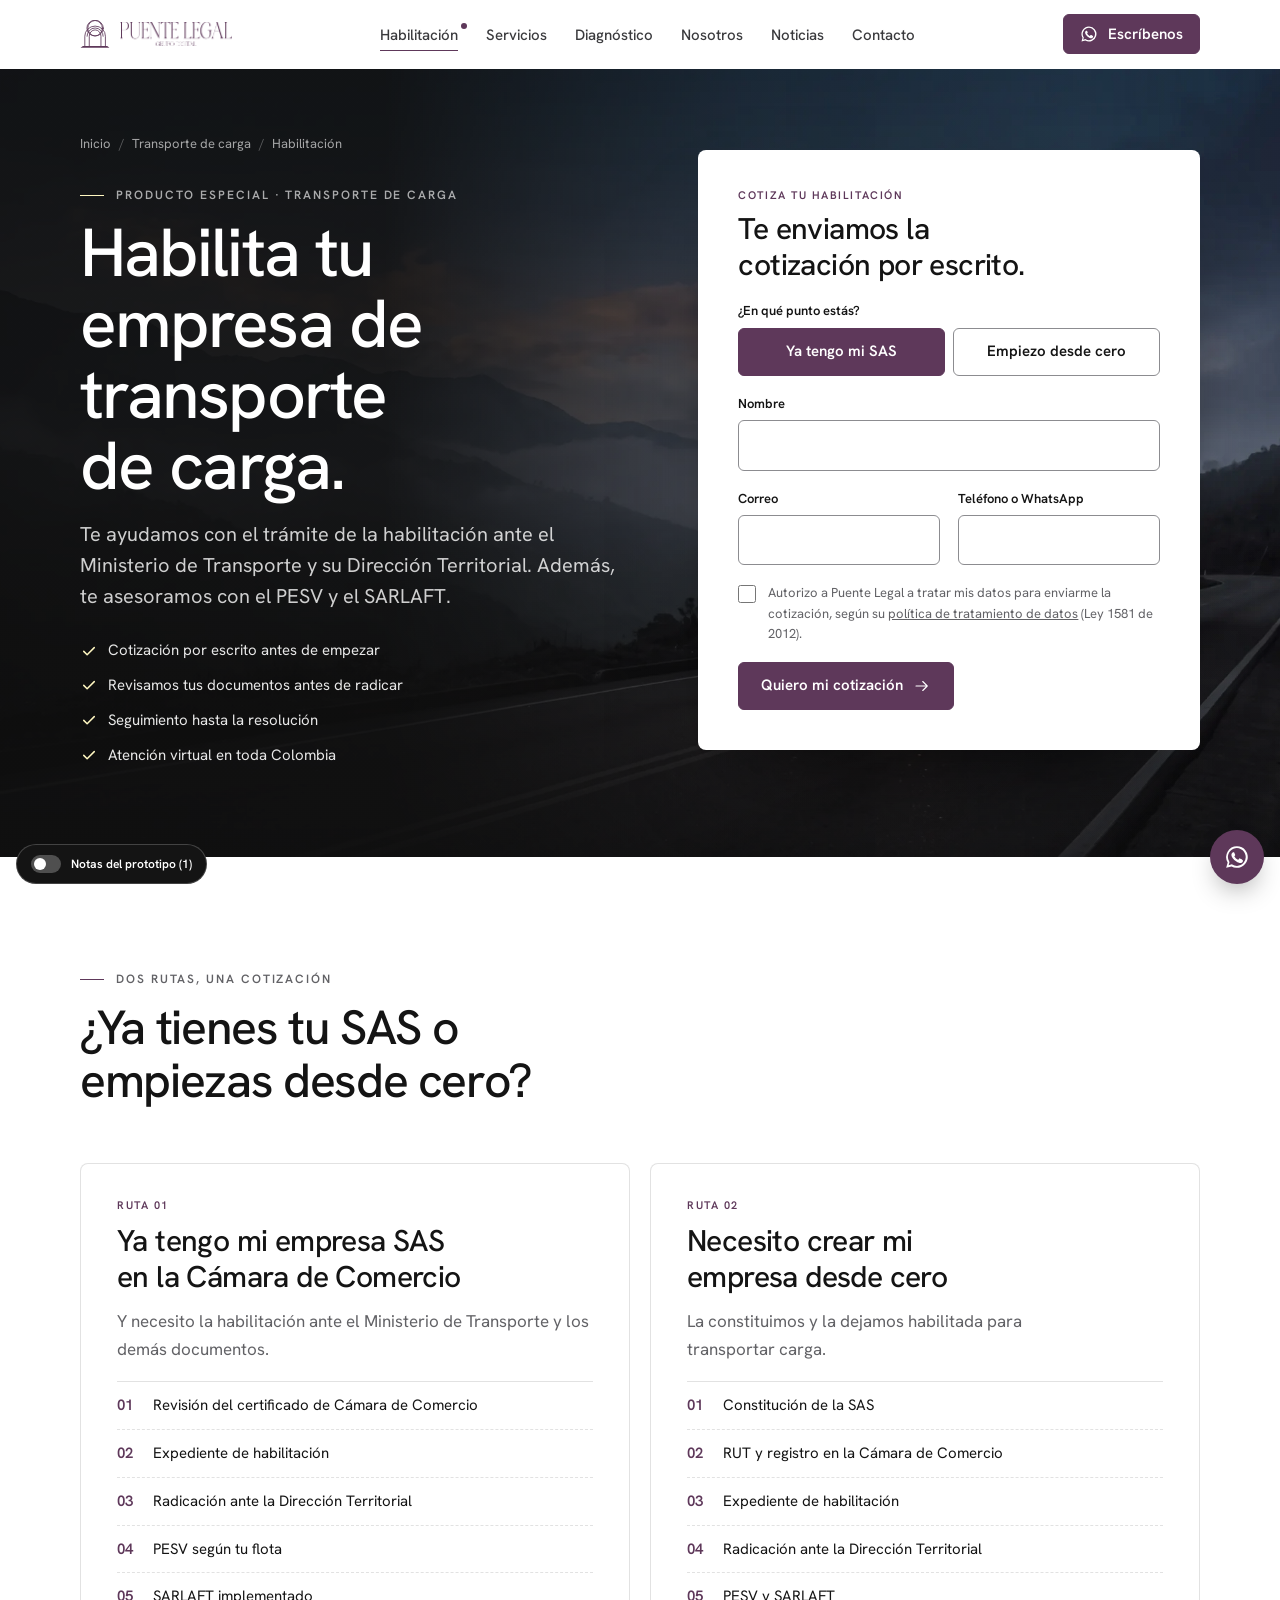
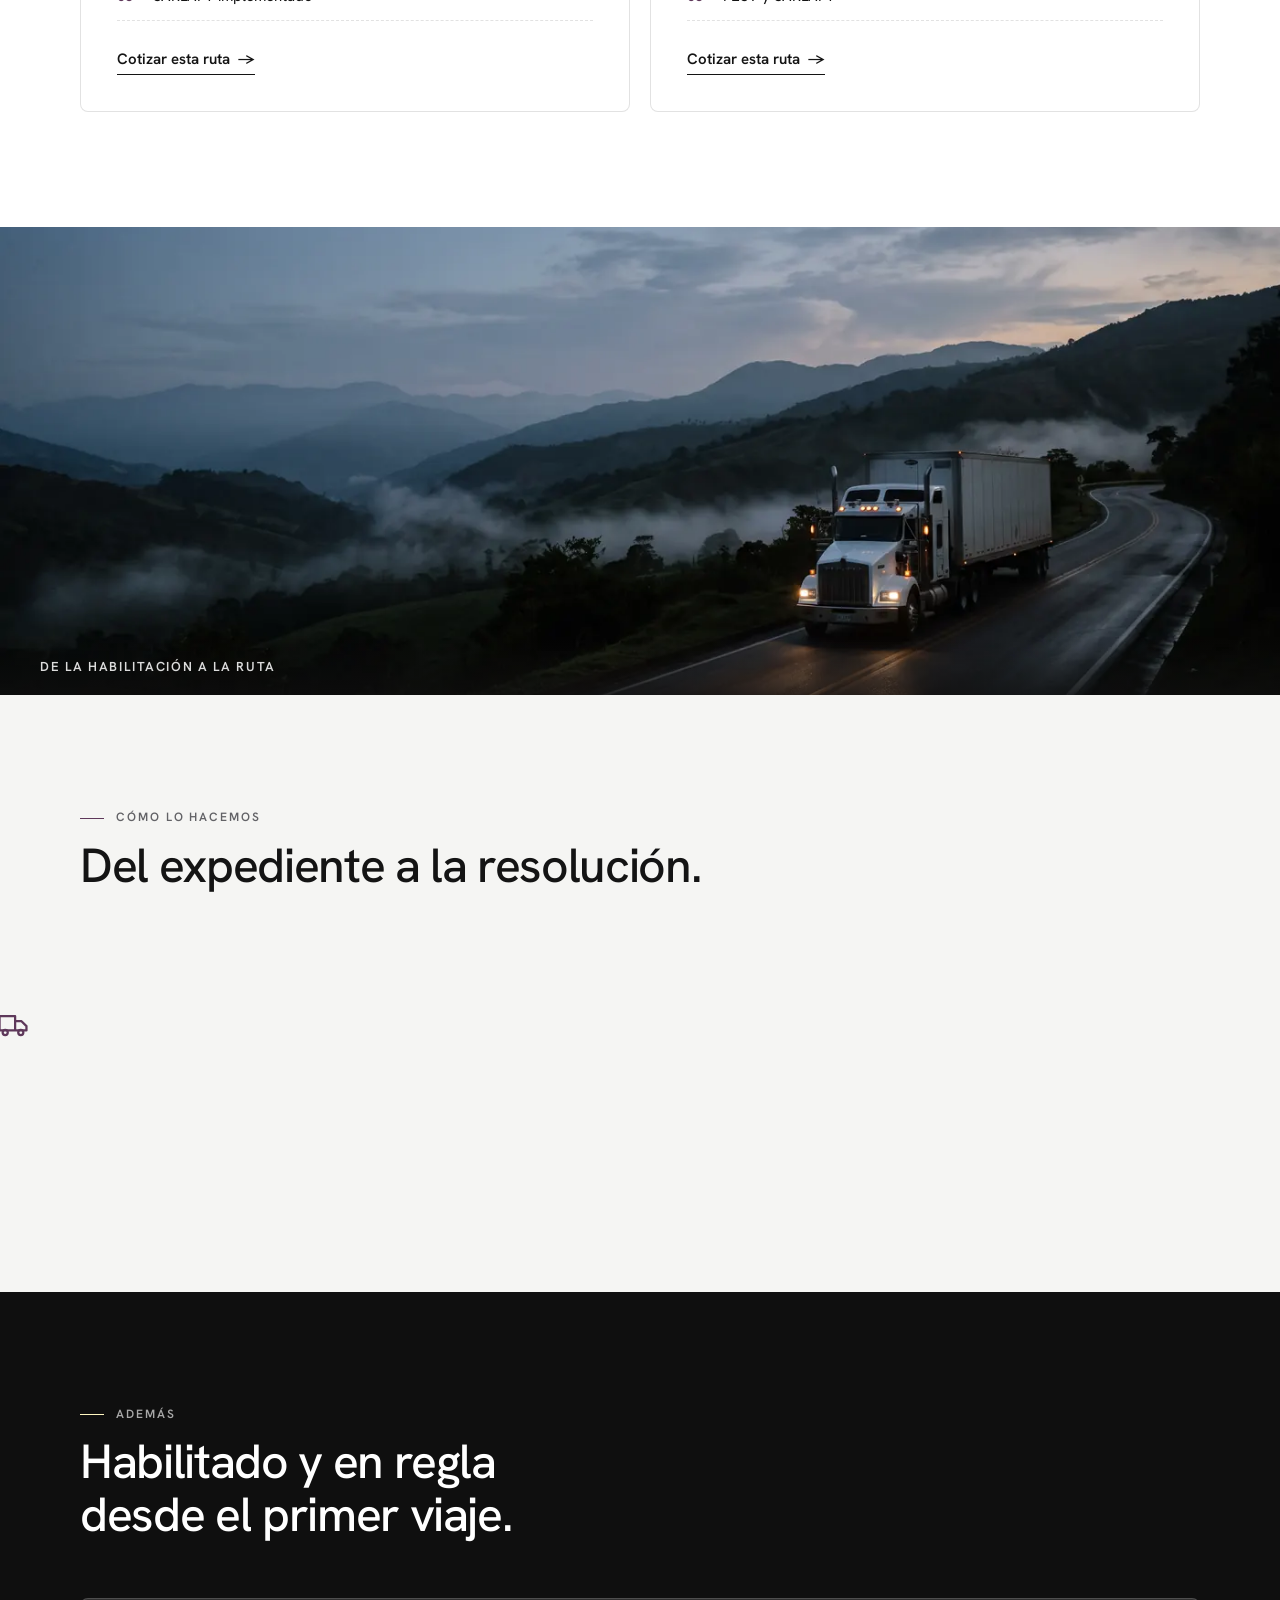
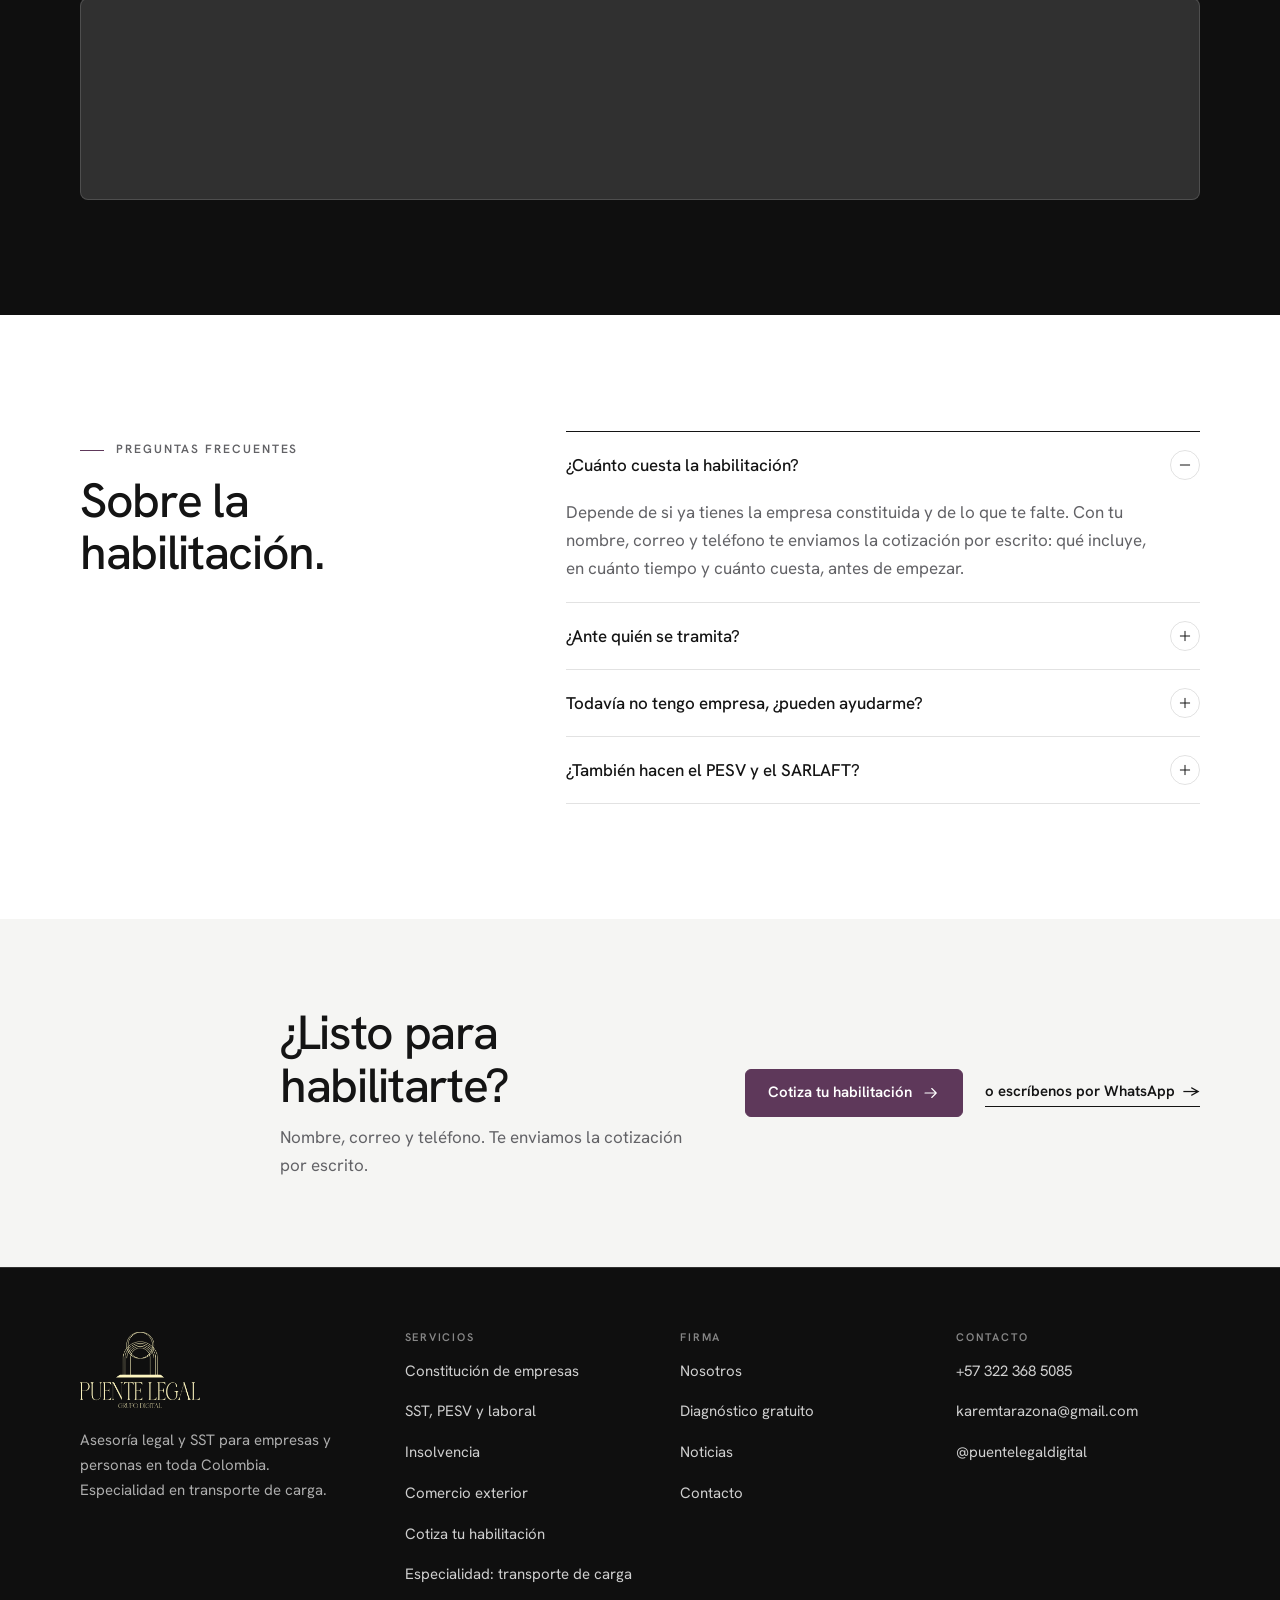
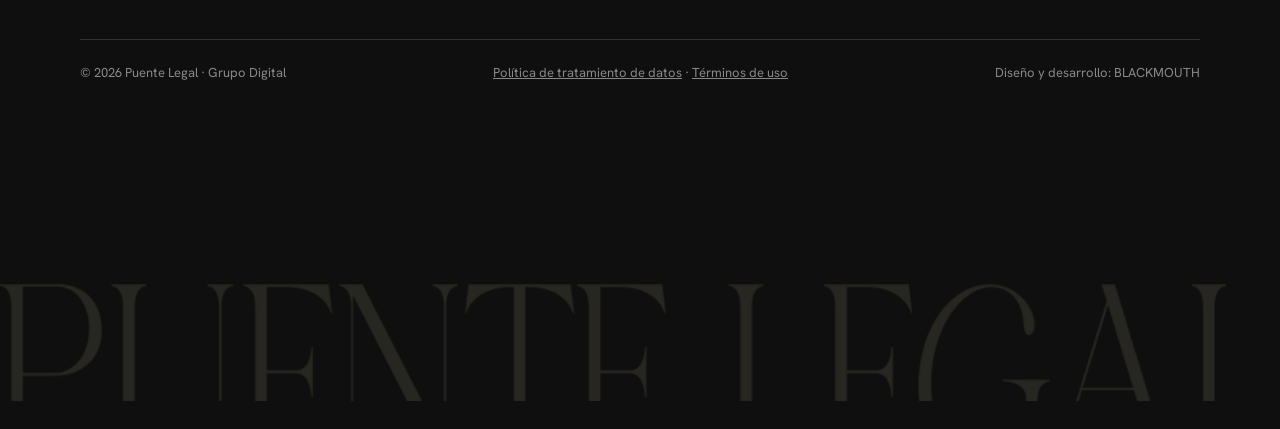
<file: habilitacion-transporte-de-carga/index.html>
<!doctype html>
<html lang="es-CO">
<head>
<meta charset="utf-8">
<meta name="viewport" content="width=device-width, initial-scale=1, viewport-fit=cover">
<title>Habilitación de empresas de transporte de carga: cotiza en línea | Puente Legal</title>
<meta name="description" content="Tramitamos la habilitación de tu empresa de transporte de carga ante el Ministerio de Transporte y te asesoramos con el PESV y el SARLAFT. Cotiza con tu nombre, correo y teléfono.">
<!-- PROTOTIPO: quitar noindex cuando el sitio viva en el dominio definitivo -->
<meta name="robots" content="noindex, nofollow">
<link rel="canonical" href="https://puentelegal.com.co/habilitacion-transporte-de-carga/">
<meta name="theme-color" content="#FFFFFF">
<meta property="og:type" content="website">
<meta property="og:locale" content="es_CO">
<meta property="og:site_name" content="Puente Legal">
<meta property="og:title" content="Habilitación de empresas de transporte de carga: cotiza en línea | Puente Legal">
<meta property="og:description" content="Tramitamos la habilitación de tu empresa de transporte de carga ante el Ministerio de Transporte y te asesoramos con el PESV y el SARLAFT. Cotiza con tu nombre, correo y teléfono.">
<meta property="og:url" content="https://blackmouthagency-dev.github.io/puente-legal/habilitacion-transporte-de-carga/">
<meta property="og:image" content="https://blackmouthagency-dev.github.io/puente-legal/assets/img/og-habilitacion.jpg">
<meta property="og:image:width" content="1200">
<meta property="og:image:height" content="630">
<meta name="twitter:card" content="summary_large_image">
<link rel="icon" href="../assets/img/favicon.svg" type="image/svg+xml">
<script>document.documentElement.classList.add("js")</script>
<link rel="preconnect" href="https://fonts.googleapis.com">
<link rel="preconnect" href="https://fonts.gstatic.com" crossorigin>
<link rel="stylesheet" href="https://fonts.googleapis.com/css2?family=Hanken+Grotesk:wght@400;500;600;700&display=swap">
<link rel="stylesheet" href="../assets/site.css">
<script type="application/ld+json">
{
 "@context": "https://schema.org",
 "@graph": [
  {
   "@type": "BreadcrumbList",
   "itemListElement": [
    {
     "@type": "ListItem",
     "position": 1,
     "name": "Inicio",
     "item": "https://puentelegal.com.co/"
    },
    {
     "@type": "ListItem",
     "position": 2,
     "name": "Transporte de carga",
     "item": "https://puentelegal.com.co/transporte-de-carga/"
    },
    {
     "@type": "ListItem",
     "position": 3,
     "name": "Habilitación"
    }
   ]
  },
  {
   "@type": "FAQPage",
   "mainEntity": [
    {
     "@type": "Question",
     "name": "¿Cuánto cuesta la habilitación?",
     "acceptedAnswer": {
      "@type": "Answer",
      "text": "Depende de si ya tienes la empresa constituida y de lo que te falte. Con tu nombre, correo y teléfono te enviamos la cotización por escrito: qué incluye, en cuánto tiempo y cuánto cuesta, antes de empezar."
     }
    },
    {
     "@type": "Question",
     "name": "¿Ante quién se tramita?",
     "acceptedAnswer": {
      "@type": "Answer",
      "text": "Ante el Ministerio de Transporte, a través de la Dirección Territorial que corresponde a tu domicilio. Nosotros armamos el expediente, lo radicamos y le hacemos seguimiento hasta la resolución."
     }
    },
    {
     "@type": "Question",
     "name": "Todavía no tengo empresa, ¿pueden ayudarme?",
     "acceptedAnswer": {
      "@type": "Answer",
      "text": "Sí. Constituimos tu SAS con el objeto social correcto para transportar carga y seguimos directo con la habilitación, en un solo proceso."
     }
    },
    {
     "@type": "Question",
     "name": "¿También hacen el PESV y el SARLAFT?",
     "acceptedAnswer": {
      "@type": "Answer",
      "text": "Sí. Una vez habilitada tu empresa, te asesoramos con el Plan Estratégico de Seguridad Vial según tu flota y con el SARLAFT, para que operes en regla desde el primer viaje."
     }
    }
   ]
  },
  {
   "@type": "Service",
   "@id": "https://puentelegal.com.co/habilitacion-transporte-de-carga/#servicio",
   "name": "Habilitación de empresas de transporte de carga",
   "serviceType": "Trámite de habilitación ante el Ministerio de Transporte",
   "provider": {
    "@id": "https://puentelegal.com.co/#firma"
   },
   "areaServed": {
    "@type": "Country",
    "name": "Colombia"
   },
   "audience": {
    "@type": "BusinessAudience",
    "audienceType": "Empresas de transporte de carga"
   },
   "url": "https://puentelegal.com.co/habilitacion-transporte-de-carga/"
  }
 ]
}
</script>
</head>
<body>
<a class="skip" href="#main">Saltar al contenido</a>
<header class="site-header">
  <div class="wrap nav">
    <a class="brand" href="../" aria-label="Puente Legal, inicio">
      <svg viewBox="0 0 1060 1000" aria-hidden="true"><use href="#iso-sym"/></svg>
      <img src="../assets/img/wordmark-ciruela.png" alt="Puente Legal · Grupo Digital" width="150" height="33">
    </a>
    <nav aria-label="Principal">
    <ul class="nav-links" id="menu">
      <li><a href="../habilitacion-transporte-de-carga/" class="nav-star" aria-current="page">Habilitación</a></li>
      <li><a href="../servicios/">Servicios</a></li>
      <li><a href="../diagnostico/">Diagnóstico</a></li>
      <li><a href="../nosotros/">Nosotros</a></li>
      <li><a href="../noticias/">Noticias</a></li>
      <li><a href="../contacto/">Contacto</a></li>
      <li class="only-sm"><a class="btn" href="https://wa.me/573223685085" data-wa="Hola, Puente Legal. Quiero una asesoría." data-conv="whatsapp" data-loc="menu"><svg class="i" aria-hidden="true" focusable="false"><use href="#i-whatsapp"/></svg> Escríbenos por WhatsApp</a></li>
    </ul>
    </nav>
    <div class="nav-cta">
      <a class="btn btn-hide-sm" href="https://wa.me/573223685085" data-wa="Hola, Puente Legal. Quiero una asesoría." data-conv="whatsapp" data-loc="header"><svg class="i" aria-hidden="true" focusable="false"><use href="#i-whatsapp"/></svg> Escríbenos</a>
      <button class="menu-btn" type="button" aria-expanded="false" aria-controls="menu" aria-label="Abrir menú">
        <svg width="20" height="20" viewBox="0 0 20 20" aria-hidden="true"><path d="M2 6h16M2 14h16" stroke="currentColor" stroke-width="1.6"/></svg>
      </button>
    </div>
  </div>
  
</header>
<svg width="0" height="0" style="position:absolute" aria-hidden="true" focusable="false">
  <symbol id="iso-sym" viewBox="430 20 1060 1000">
    <g fill="none" stroke="currentColor" stroke-width="30" stroke-linecap="round">
      <circle cx="948" cy="312" r="277"/><circle cx="980" cy="312" r="277"/>
      <path d="M596 950V600A368 362 0 0 1 1332 600V950"/>
      <path d="M676 600A288 294 0 0 1 1252 600"/>
      <path d="M755.5 950V600A208.75 226 0 0 1 1173 600V950"/>
    </g>
    <polygon points="530,950 1397,950 1475,1013 443,1013" fill="currentColor"/>
  </symbol>
  <symbol id="i-empresa" viewBox="0 0 24 24"><rect x="5" y="3" width="14" height="18" rx="1" pathLength="1"/><path d="M9 7h2M13 7h2M9 11h2M13 11h2M10 21v-4h4v4M3 21h18" pathLength="1"/></symbol>
  <symbol id="i-casco" viewBox="0 0 24 24"><path d="M3 18h18M5 18v-2.5a7 7 0 0 1 14 0V18M10 8.8V6h4v2.8" pathLength="1"/></symbol>
  <symbol id="i-recupera" viewBox="0 0 24 24"><path d="M3 6c3 0 4 10 9 10s6-6 8-8M16 7.5h4v4" pathLength="1"/></symbol>
  <symbol id="i-globo" viewBox="0 0 24 24"><circle cx="12" cy="12" r="9" pathLength="1"/><path d="M3 12h18M12 3a14 14 0 0 1 0 18M12 3a14 14 0 0 0 0 18" pathLength="1"/></symbol>
  <symbol id="i-arco" viewBox="0 0 24 24"><path d="M4 21V11a8 8 0 0 1 16 0v10M8.5 21v-9a3.5 3.5 0 0 1 7 0v9" pathLength="1"/></symbol>
  <symbol id="i-chevron" viewBox="0 0 24 24"><path d="M9 6l6 6-6 6"/></symbol>
  <symbol id="i-flecha" viewBox="0 0 24 24"><path d="M4 12h15M13 6l6 6-6 6"/></symbol>
  <symbol id="i-check" viewBox="0 0 24 24"><path d="M5 12.5l4.5 4.5L19 7.5"/></symbol>
  <symbol id="i-mas" viewBox="0 0 24 24"><path d="M5 12h14"/><path d="M12 5v14"/></symbol>
  <symbol id="i-camion" viewBox="0 0 24 24"><path d="M2.5 6h11v10h-11zM13.5 9.5H18l3.5 3.5V16h-8" pathLength="1"/><circle cx="6.5" cy="17.5" r="1.8" pathLength="1"/><circle cx="17.5" cy="17.5" r="1.8" pathLength="1"/></symbol>
  <symbol id="i-habilitacion" viewBox="0 0 24 24"><path d="M14 3H6v18h12V7zM14 3v4h4" pathLength="1"/><circle cx="12" cy="13.5" r="2.5" pathLength="1"/><path d="M10.6 15.6L10 19l2-1 2 1-.6-3.4" pathLength="1"/></symbol>
  <symbol id="i-lupa" viewBox="0 0 24 24"><circle cx="10.5" cy="10.5" r="6.5" pathLength="1"/><path d="M15.3 15.3L21 21M8 10.5h5" pathLength="1"/></symbol>
  <symbol id="i-saldo" viewBox="0 0 24 24"><path d="M14 3H6v18h12V7zM14 3v4h4" pathLength="1"/><path d="M12 10v7M14 11.2c-.4-.6-1.1-.9-2-.9-1.1 0-2 .6-2 1.4 0 1.9 4 1 4 2.9 0 .8-.9 1.4-2 1.4-.9 0-1.7-.4-2.1-1" pathLength="1"/></symbol>
  <symbol id="i-volante" viewBox="0 0 24 24"><circle cx="12" cy="12" r="9" pathLength="1"/><circle cx="12" cy="12" r="2" pathLength="1"/><path d="M3.5 10.5l6.5 1M20.5 10.5l-6.5 1M12 14v7" pathLength="1"/></symbol>
  <symbol id="i-doc" viewBox="0 0 24 24"><path d="M14 3H6v18h12V7zM14 3v4h4M9 11h6M9 14.5h6M9 18h4" pathLength="1"/></symbol>
  <symbol id="i-escudo" viewBox="0 0 24 24"><path d="M12 3l7 3v5c0 4.5-3 8.3-7 10-4-1.7-7-5.5-7-10V6z" pathLength="1"/><path d="M9 12l2 2 4-4" pathLength="1"/></symbol>
  <symbol id="i-balanza" viewBox="0 0 24 24"><path d="M12 4v16M8 20h8M5 7h14M5 7l-2.5 6a2.5 2.5 0 0 0 5 0zM19 7l-2.5 6a2.5 2.5 0 0 0 5 0z" pathLength="1"/></symbol>
  <symbol id="i-chat" viewBox="0 0 24 24"><path d="M4 5h16v11H9l-5 4z" pathLength="1"/><path d="M8 9.5h8M8 12.5h5" pathLength="1"/></symbol>
  <symbol id="i-telefono" viewBox="0 0 24 24"><path d="M5 3h4l2 5-2.5 1.5a11 11 0 0 0 6 6L16 13l5 2v4a2 2 0 0 1-2 2A16 16 0 0 1 3 5a2 2 0 0 1 2-2Z"/></symbol>
  <symbol id="i-correo" viewBox="0 0 24 24"><path d="M3 6h18v12H3zM3 6l9 7 9-7"/></symbol>
  <symbol id="i-instagram" viewBox="0 0 24 24"><rect x="3" y="3" width="18" height="18" rx="5"/><circle cx="12" cy="12" r="4"/><circle cx="17.5" cy="6.5" r=".6"/></symbol>
  <symbol id="i-whatsapp" viewBox="0 0 24 24"><path fill="currentColor" stroke="none" d="M12 2a10 10 0 0 0-8.6 15.1L2 22l5-1.3A10 10 0 1 0 12 2Zm0 18.2c-1.6 0-3.1-.4-4.4-1.2l-.3-.2-3 .8.8-2.9-.2-.3A8.2 8.2 0 1 1 12 20.2Zm4.5-6.1c-.2-.1-1.5-.7-1.7-.8-.2-.1-.4-.1-.6.1l-.8 1c-.1.2-.3.2-.5.1a6.7 6.7 0 0 1-3.3-2.9c-.2-.4.2-.4.7-1.3.1-.2 0-.3 0-.4l-.8-1.8c-.2-.5-.4-.4-.6-.4h-.5a1 1 0 0 0-.7.3 3 3 0 0 0-.9 2.2 5.2 5.2 0 0 0 1.1 2.7 11.8 11.8 0 0 0 4.5 4c1.7.7 2.3.8 3.2.6.5-.1 1.5-.6 1.7-1.2.2-.6.2-1.1.1-1.2l-.5-.3Z"/></symbol>
</svg>

<main id="main">
<section class="hab-hero s-negro" aria-labelledby="h1">
  <div class="hab-bg" aria-hidden="true">
    <img src="../assets/img/fotos/habilitacion-hero.webp" srcset="../assets/img/fotos/habilitacion-hero-1100.webp 1100w, ../assets/img/fotos/habilitacion-hero.webp 2000w" sizes="100vw" alt="" width="2000" height="1116" fetchpriority="high">
  </div>
  <div class="wrap hab-grid">
    <div class="hab-copy">
      <ol class="crumbs"><li><a href="../">Inicio</a></li><li><a href="../transporte-de-carga/">Transporte de carga</a></li><li aria-current="page">Habilitación</li></ol>
      <p class="eyebrow">Producto especial · Transporte de carga</p>
      <h1 id="h1" class="h1-page" data-split="words" data-split-load>Habilita tu empresa de transporte de carga.</h1>
      <p class="lead">Te ayudamos con el trámite de la habilitación ante el Ministerio de Transporte y su Dirección Territorial. Además, te asesoramos con el PESV y el SARLAFT.</p>
      <ul class="hab-bullets"><li><svg class="i" aria-hidden="true" focusable="false"><use href="#i-check"/></svg>Cotización por escrito antes de empezar</li><li><svg class="i" aria-hidden="true" focusable="false"><use href="#i-check"/></svg>Revisamos tus documentos antes de radicar</li><li><svg class="i" aria-hidden="true" focusable="false"><use href="#i-check"/></svg>Seguimiento hasta la resolución</li><li><svg class="i" aria-hidden="true" focusable="false"><use href="#i-check"/></svg>Atención virtual en toda Colombia</li></ul>
    </div>
    <form class="lead hab-form" id="cotizar" data-demo data-wa-form novalidate aria-labelledby="cz-t">
      <div class="full">
        <p class="hab-form-k">Cotiza tu habilitación</p>
        <h2 id="cz-t" class="h3">Te enviamos la cotización por escrito.</h2>
      </div>
      <fieldset class="field full ruta-pick">
        <legend>¿En qué punto estás?</legend>
        <div><label><input type="radio" name="ruta" value="sas" data-label="Ya tengo mi SAS" checked><span>Ya tengo mi SAS</span></label><label><input type="radio" name="ruta" value="cero" data-label="Empiezo desde cero"><span>Empiezo desde cero</span></label></div>
      </fieldset>
      <div class="field full"><label for="c-nombre">Nombre</label><input id="c-nombre" name="nombre" autocomplete="name" enterkeyhint="next" required></div>
      <div class="field"><label for="c-mail">Correo</label><input id="c-mail" name="correo" type="email" autocomplete="email" enterkeyhint="next" required></div>
      <div class="field"><label for="c-tel">Teléfono o WhatsApp</label><input id="c-tel" name="telefono" type="tel" autocomplete="tel" inputmode="tel" enterkeyhint="send" required></div>
      <label class="consent" for="c-ok"><input type="checkbox" id="c-ok" required><span>Autorizo a Puente Legal a tratar mis datos para enviarme la cotización, según su <a href="#">política de tratamiento de datos</a> (Ley 1581 de 2012).</span></label>
      <button class="btn" type="submit">Quiero mi cotización <svg class="i i-flecha" aria-hidden="true" focusable="false"><use href="#i-flecha"/></svg></button>
      <div class="form-ok" role="status" tabindex="-1" hidden>
        <p><b>Recibimos tus datos.</b> Te enviamos la cotización por correo o WhatsApp el mismo día hábil. (Modo demostración: el formulario todavía no envía datos.)</p>
        <a class="link-arrow" data-wa-out href="https://wa.me/573223685085" data-conv="whatsapp_cotizacion" data-loc="habilitacion-form">¿Prefieres WhatsApp? Envíalo por ahí <span aria-hidden="true">→</span></a>
      </div>
    </form>
  </div>
  <div class="wrap"><details class="proto-note"><summary>Nota · Cotizador</summary><div>Referencia de la clienta: la landing de precio de registro de marca de Cafore Abogados (formulario corto, cotización por escrito, preguntas frecuentes). Falta conectar el formulario al correo o a un CRM y confirmar si la cotización llega el mismo día hábil. Foto generada con IA.</div></details></div>
</section>

<section class="band s-blanco" aria-labelledby="hr-t">
  <div class="wrap">
    <div class="sec-head">
      <p class="eyebrow">Dos rutas, una cotización</p>
      <h2 id="hr-t" class="h2" data-split="words">¿Ya tienes tu SAS o empiezas desde cero?</h2>
    </div>
    <div class="hr-cards"><article class="hr-card" aria-labelledby="hr-sas">
        <p class="hr-k">Ruta 01</p>
        <h3 id="hr-sas">Ya tengo mi empresa SAS en la Cámara de Comercio</h3>
        <p class="muted">Y necesito la habilitación ante el Ministerio de Transporte y los demás documentos.</p>
        <ol class="hr-steps"><li><b>01</b>Revisión del certificado de Cámara de Comercio</li><li><b>02</b>Expediente de habilitación</li><li><b>03</b>Radicación ante la Dirección Territorial</li><li><b>04</b>PESV según tu flota</li><li><b>05</b>SARLAFT implementado</li></ol>
        <a class="link-arrow" href="?ruta=sas#cotizar" data-ruta-go="sas">Cotizar esta ruta <span aria-hidden="true">→</span></a>
      </article><article class="hr-card" aria-labelledby="hr-cero">
        <p class="hr-k">Ruta 02</p>
        <h3 id="hr-cero">Necesito crear mi empresa desde cero</h3>
        <p class="muted">La constituimos y la dejamos habilitada para transportar carga.</p>
        <ol class="hr-steps"><li><b>01</b>Constitución de la SAS</li><li><b>02</b>RUT y registro en la Cámara de Comercio</li><li><b>03</b>Expediente de habilitación</li><li><b>04</b>Radicación ante la Dirección Territorial</li><li><b>05</b>PESV y SARLAFT</li></ol>
        <a class="link-arrow" href="?ruta=cero#cotizar" data-ruta-go="cero">Cotizar esta ruta <span aria-hidden="true">→</span></a>
      </article></div>
  </div>
</section>

<figure class="hab-band" data-draw="through" aria-hidden="true">
  <img src="../assets/img/fotos/habilitacion-ruta.webp" alt="" width="1400" height="781" loading="lazy" decoding="async" data-ty="0:-40;1:40">
  <figcaption><span>De la habilitación a la ruta</span></figcaption>
</figure>

<section class="band s-gris" aria-labelledby="hc-t">
  <div class="wrap">
    <div class="sec-head">
      <p class="eyebrow">Cómo lo hacemos</p>
      <h2 id="hc-t" class="h2" data-split="words">Del expediente a la resolución.</h2>
    </div>
    <div class="pb pb-lg" data-draw="view">
  <div class="pb-art"><svg class="pb-svg" viewBox="0 0 1200 172" preserveAspectRatio="none" aria-hidden="true" focusable="false"><path class="pb-abut" d="M0 170V120M1200 170V120" pathLength="1" data-seg="0.000,0.060"/><path class="pb-deck" d="M0.0 120H300.0" pathLength="1" data-seg="0.000,0.125"/><path class="pb-arch" d="M0.0 120C100.0 44 200.0 44 300.0 120" pathLength="1" data-seg="0.050,0.237"/><path class="pb-hang" d="M75.0 77.3V120M150.0 63V120M225.0 77.3V120" pathLength="1" data-seg="0.138,0.250"/><path class="pb-deck" d="M300.0 120H600.0" pathLength="1" data-seg="0.250,0.375"/><path class="pb-pier" d="M300.0 170V120" pathLength="1" data-seg="0.200,0.312"/><path class="pb-arch" d="M300.0 120C400.0 44 500.0 44 600.0 120" pathLength="1" data-seg="0.300,0.487"/><path class="pb-hang" d="M375.0 77.3V120M450.0 63V120M525.0 77.3V120" pathLength="1" data-seg="0.388,0.500"/><path class="pb-deck" d="M600.0 120H900.0" pathLength="1" data-seg="0.500,0.625"/><path class="pb-pier" d="M600.0 170V120" pathLength="1" data-seg="0.450,0.562"/><path class="pb-arch" d="M600.0 120C700.0 44 800.0 44 900.0 120" pathLength="1" data-seg="0.550,0.738"/><path class="pb-hang" d="M675.0 77.3V120M750.0 63V120M825.0 77.3V120" pathLength="1" data-seg="0.637,0.750"/><path class="pb-deck" d="M900.0 120H1200.0" pathLength="1" data-seg="0.750,0.875"/><path class="pb-pier" d="M900.0 170V120" pathLength="1" data-seg="0.700,0.812"/><path class="pb-arch" d="M900.0 120C1000.0 44 1100.0 44 1200.0 120" pathLength="1" data-seg="0.800,0.988"/><path class="pb-hang" d="M975.0 77.3V120M1050.0 63V120M1125.0 77.3V120" pathLength="1" data-seg="0.887,1.000"/></svg><span class="pb-trav" data-movepct="0:-6;0.980:-6;1:100"><svg class="i" aria-hidden="true" focusable="false"><use href="#i-camion"/></svg></span></div>
  <ol class="pb-steps" style="--n:4"><li data-on="0.188"><b>01</b>Revisamos requisitos<small>Tu certificado de Cámara, el objeto social y lo que te falta.</small></li><li data-on="0.438"><b>02</b>Armamos el expediente<small>Documentos completos y revisados antes de radicar.</small></li><li data-on="0.688"><b>03</b>Radicamos ante el Ministerio<small>Ante la Dirección Territorial que te corresponde.</small></li><li data-on="0.938"><b>04</b>Seguimiento hasta la resolución<small>Te contamos cada avance hasta que quedas habilitado.</small></li></ol>
</div>
  </div>
</section>

<section class="band s-negro" aria-labelledby="hx-t">
  <div class="wrap">
    <div class="sec-head">
      <p class="eyebrow">Además</p>
      <h2 id="hx-t" class="h2" data-split="words">Habilitado y en regla desde el primer viaje.</h2>
    </div>
    <ul class="reqs reqs-dark" data-draw="view"><li data-on="0.15"><svg class="i" aria-hidden="true" focusable="false"><use href="#i-volante"/></svg><b>PESV</b><span>El plan de seguridad vial según el tamaño de tu flota, listo para la auditoría.</span></li><li data-on="0.30"><svg class="i" aria-hidden="true" focusable="false"><use href="#i-lupa"/></svg><b>SARLAFT</b><span>Prevención del lavado de activos y la financiación del terrorismo, como lo piden tus clientes.</span></li><li data-on="0.45"><svg class="i" aria-hidden="true" focusable="false"><use href="#i-saldo"/></svg><b>Aparte: manifiestos</b><span>Si te deben saldos de manifiesto o horas de standby, los cobramos por ti.</span></li></ul>
  </div>
</section>

<section class="band s-blanco" aria-labelledby="fq-t">
  <div class="wrap faq-grid">
    <div>
      <p class="eyebrow">Preguntas frecuentes</p>
      <h2 id="fq-t" class="h2" data-split="words" style="margin-top:16px">Sobre la habilitación.</h2>
    </div>
    <div class="faq">
      <details open><summary>¿Cuánto cuesta la habilitación?<span class="pm" aria-hidden="true"><svg class="i" viewBox="0 0 24 24" focusable="false"><path d="M5 12h14"/><path class="v" d="M12 5v14"/></svg></span></summary><p>Depende de si ya tienes la empresa constituida y de lo que te falte. Con tu nombre, correo y teléfono te enviamos la cotización por escrito: qué incluye, en cuánto tiempo y cuánto cuesta, antes de empezar.</p></details>
      <details><summary>¿Ante quién se tramita?<span class="pm" aria-hidden="true"><svg class="i" viewBox="0 0 24 24" focusable="false"><path d="M5 12h14"/><path class="v" d="M12 5v14"/></svg></span></summary><p>Ante el Ministerio de Transporte, a través de la Dirección Territorial que corresponde a tu domicilio. Nosotros armamos el expediente, lo radicamos y le hacemos seguimiento hasta la resolución.</p></details>
      <details><summary>Todavía no tengo empresa, ¿pueden ayudarme?<span class="pm" aria-hidden="true"><svg class="i" viewBox="0 0 24 24" focusable="false"><path d="M5 12h14"/><path class="v" d="M12 5v14"/></svg></span></summary><p>Sí. Constituimos tu SAS con el objeto social correcto para transportar carga y seguimos directo con la habilitación, en un solo proceso.</p></details>
      <details><summary>¿También hacen el PESV y el SARLAFT?<span class="pm" aria-hidden="true"><svg class="i" viewBox="0 0 24 24" focusable="false"><path d="M5 12h14"/><path class="v" d="M12 5v14"/></svg></span></summary><p>Sí. Una vez habilitada tu empresa, te asesoramos con el Plan Estratégico de Seguridad Vial según tu flota y con el SARLAFT, para que operes en regla desde el primer viaje.</p></details>
    </div>
  </div>
</section>

<section class="band-tight s-gris cierre" aria-labelledby="cierre-t">
  <div class="wrap cierre-in">
    <div class="cierre-art" data-draw="view" aria-hidden="true"><svg viewBox="0 0 400 90" preserveAspectRatio="none"><path class="pb-deck" d="M0 70H400" pathLength="1" data-seg="0,.5"/><path class="pb-arch" d="M0 70C133 0 267 0 400 70" pathLength="1" data-seg=".2,.9"/></svg></div>
    <div>
      <h2 id="cierre-t" class="h2" data-split="words">¿Listo para habilitarte?</h2>
      <p class="muted" style="margin-top:10px">Nombre, correo y teléfono. Te enviamos la cotización por escrito.</p>
    </div>
    <div class="cierre-cta">
      <a class="btn" data-magnet href="#cotizar" data-conv="cta_cotiza_habilitacion" data-loc="habilitacion-cierre">Cotiza tu habilitación <svg class="i i-flecha" aria-hidden="true" focusable="false"><use href="#i-flecha"/></svg></a>
      <a class="link-arrow" href="https://wa.me/573223685085" data-wa="Hola, Puente Legal. Quiero cotizar la habilitación de mi empresa de transporte de carga." data-conv="whatsapp" data-loc="habilitacion-cierre">o escríbenos por WhatsApp <span aria-hidden="true">→</span></a>
    </div>
  </div>
</section>
</main>

<footer class="site-footer s-negro">
  <div class="wrap">
    <div class="foot-grid">
      <div>
        <img src="../assets/img/logo-full-crema.png" alt="Puente Legal · Grupo Digital" width="120" height="77" loading="lazy">
        <p class="muted" style="margin-top:20px;font-size:var(--t-sm);max-width:34ch">Asesoría legal y SST para empresas y personas en toda Colombia. Especialidad en transporte de carga.</p>
      </div>
      <nav aria-label="Servicios">
        <h2>Servicios</h2>
        <ul>
          <li><a href="../servicios/constitucion-de-empresas/">Constitución de empresas</a></li>
          <li><a href="../servicios/sst-pesv-laboral/">SST, PESV y laboral</a></li>
          <li><a href="../servicios/insolvencia/">Insolvencia</a></li>
          <li><a href="../servicios/comercio-exterior/">Comercio exterior</a></li>
          <li><a href="../habilitacion-transporte-de-carga/">Cotiza tu habilitación</a></li>
          <li><a href="../transporte-de-carga/">Especialidad: transporte de carga</a></li>
        </ul>
      </nav>
      <nav aria-label="Firma">
        <h2>Firma</h2>
        <ul>
          <li><a href="../nosotros/">Nosotros</a></li>
          <li><a href="../diagnostico/">Diagnóstico gratuito</a></li>
          <li><a href="../noticias/">Noticias</a></li>
          <li><a href="../contacto/">Contacto</a></li>
        </ul>
      </nav>
      <div>
        <h2>Contacto</h2>
        <ul>
          <li><a href="tel:+573223685085">+57 322 368 5085</a></li>
          <li><a href="mailto:karemtarazona@gmail.com">karemtarazona@gmail.com</a></li>
          <li><a href="https://www.instagram.com/puentelegaldigital/" target="_blank" rel="noopener">@puentelegaldigital</a></li>
        </ul>
      </div>
    </div>
    <div class="foot-legal">
      <span>© <span data-year>2026</span> Puente Legal · Grupo Digital</span>
      <span><a href="#">Política de tratamiento de datos</a> · <a href="#">Términos de uso</a></span>
      <span>Diseño y desarrollo: BLACKMOUTH</span>
    </div>
  </div>
  <div class="foot-mark" data-draw="through" aria-hidden="true"><img src="../assets/img/wordmark-crema.png" alt="" width="900" height="195" loading="lazy" data-ty="0:160;.42:0"></div>
</footer>

<a class="wa-float" href="https://wa.me/573223685085" data-wa="Hola, Puente Legal. Quiero cotizar la habilitación de mi empresa de transporte de carga." data-conv="whatsapp" data-loc="flotante" aria-label="Escríbenos por WhatsApp"><svg class="" aria-hidden="true" focusable="false"><use href="#i-whatsapp"/></svg></a>
<button class="proto-toggle" type="button" aria-pressed="false"><i aria-hidden="true"></i><span>Notas del prototipo</span></button>

<script src="../assets/site.js" defer></script>
</body>
</html>
</file>
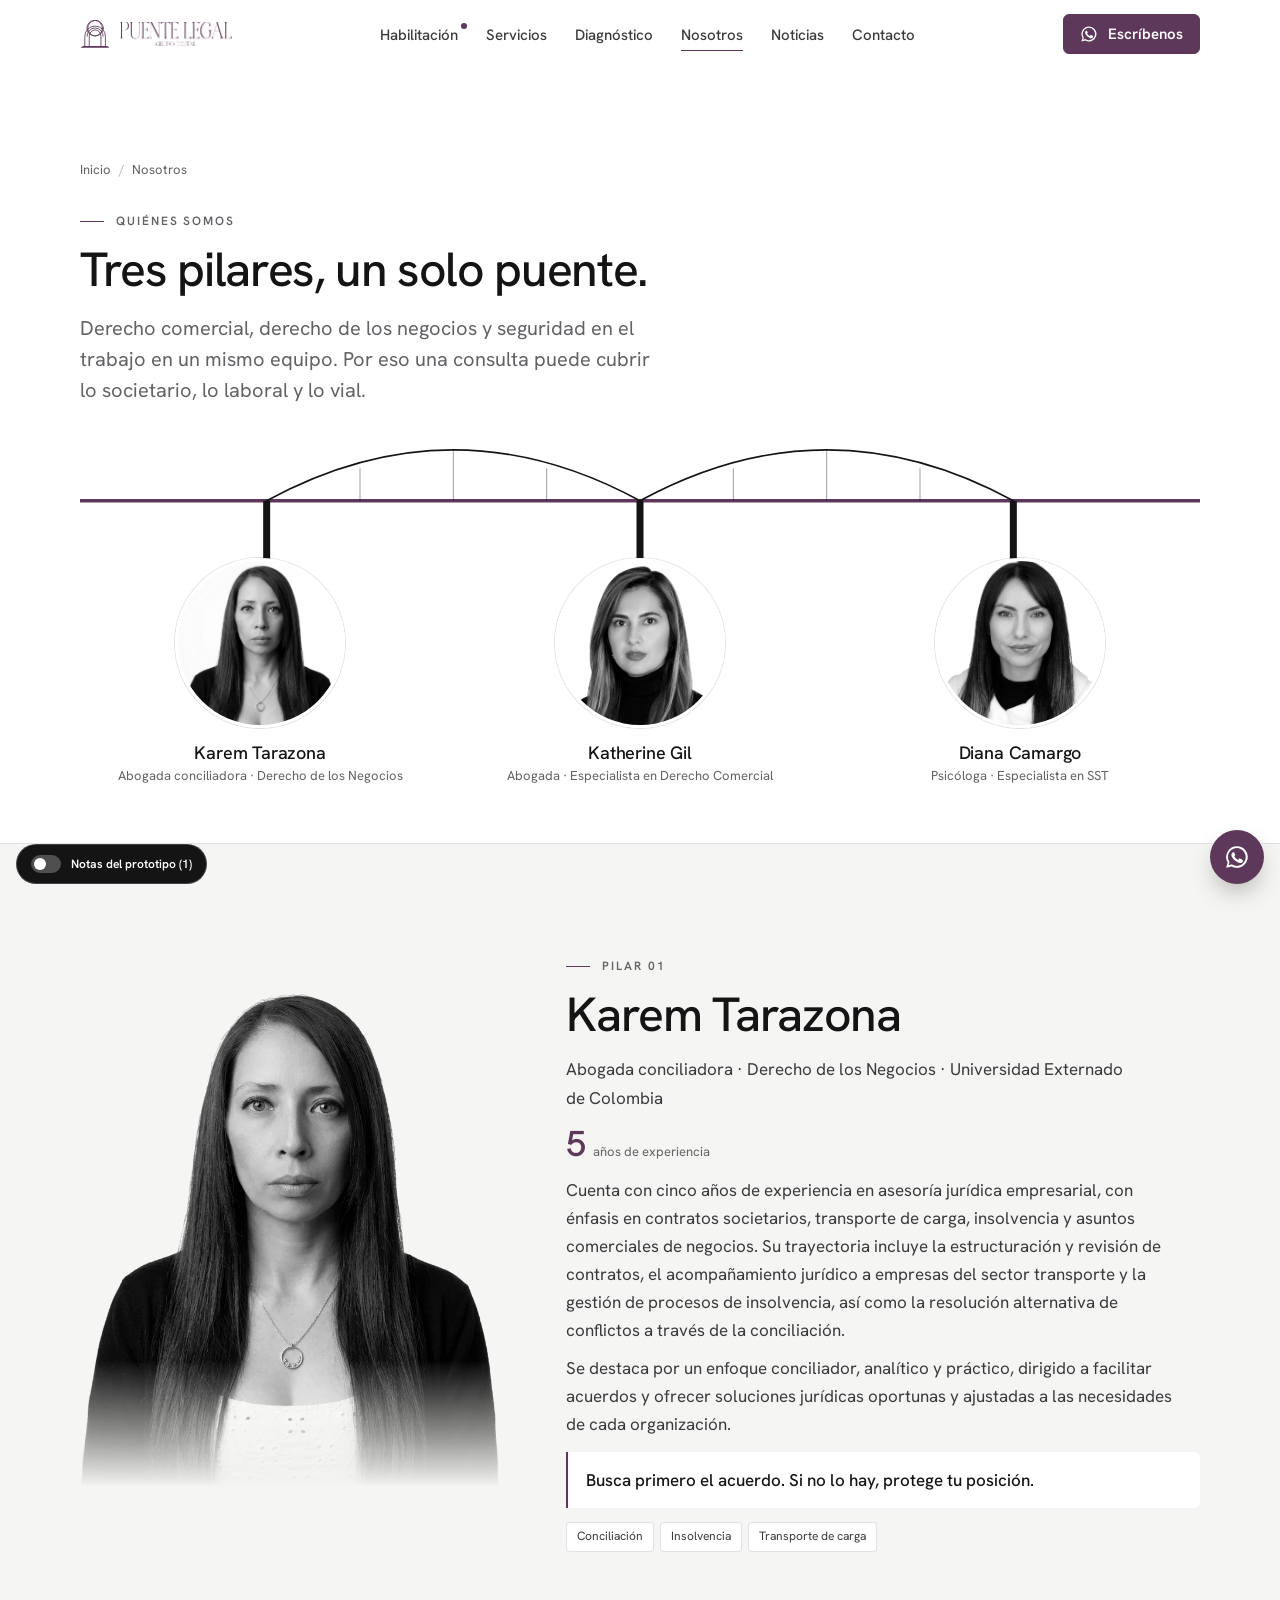
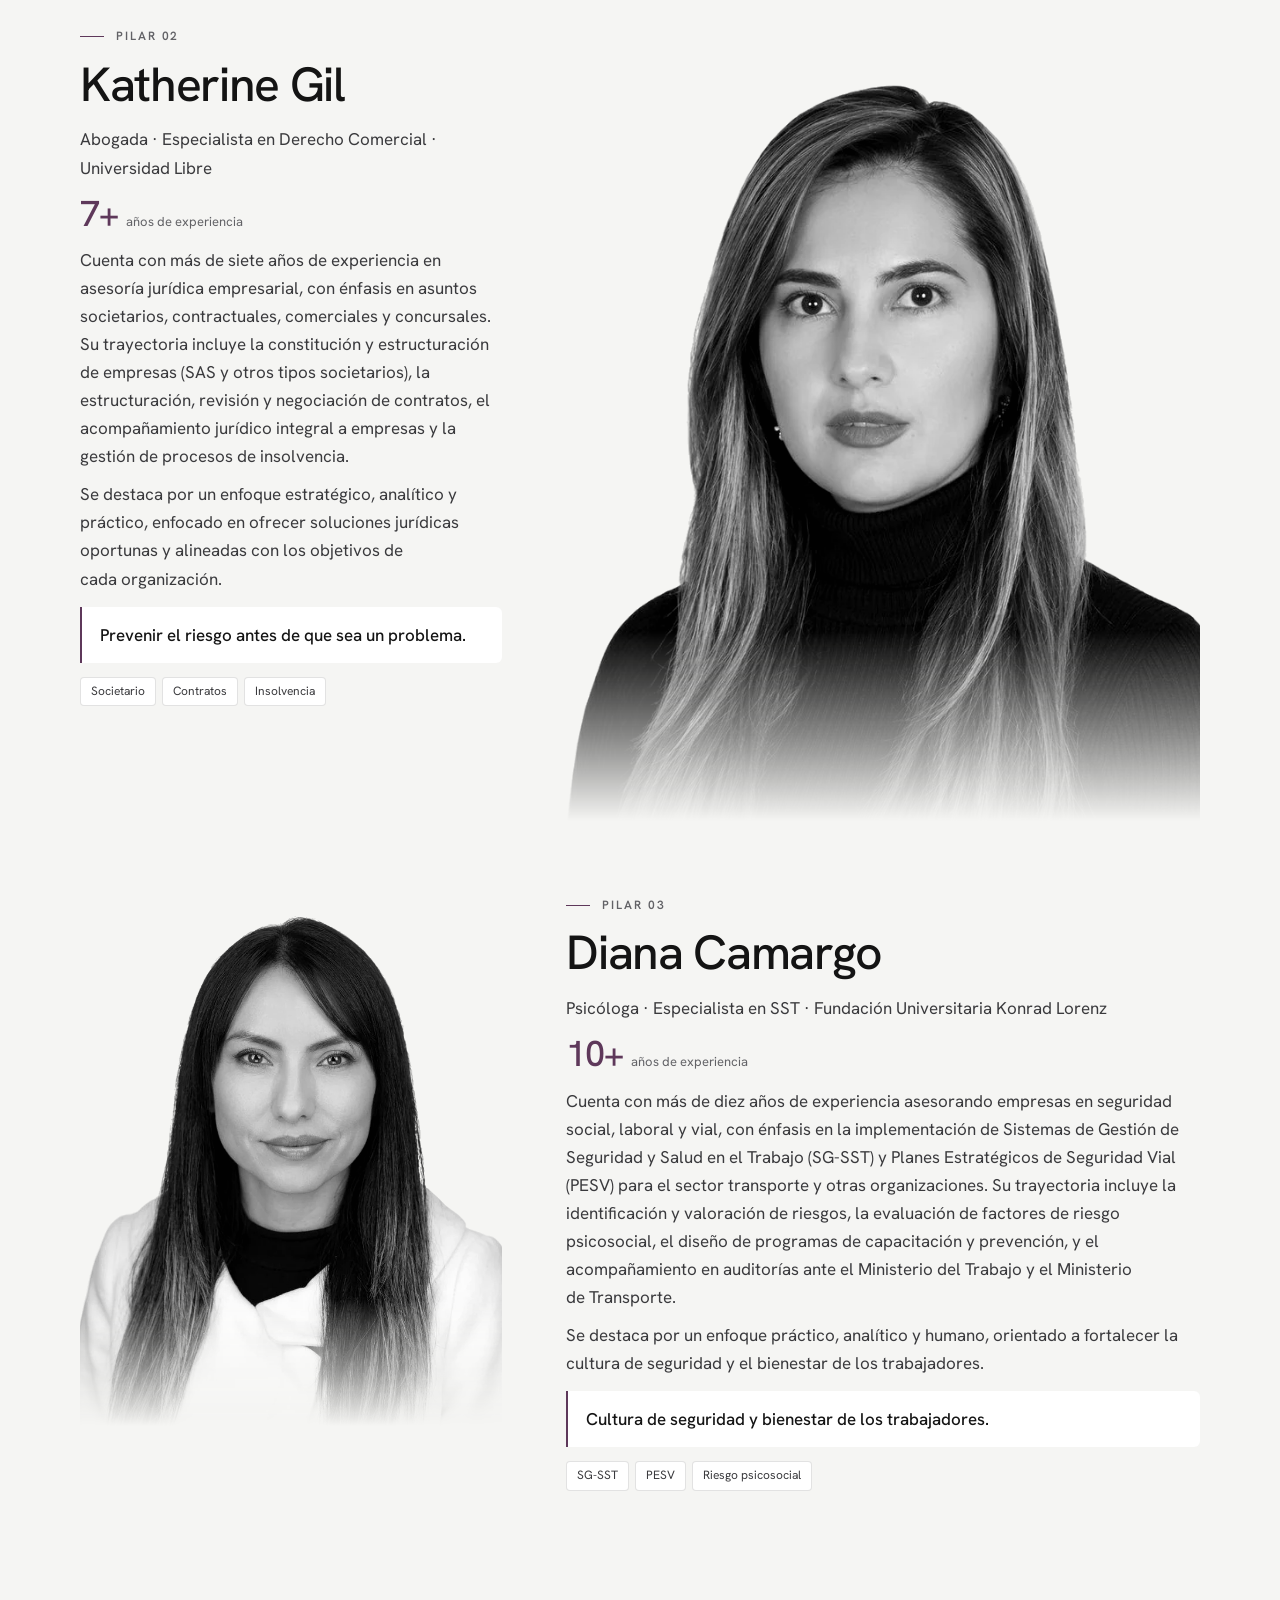
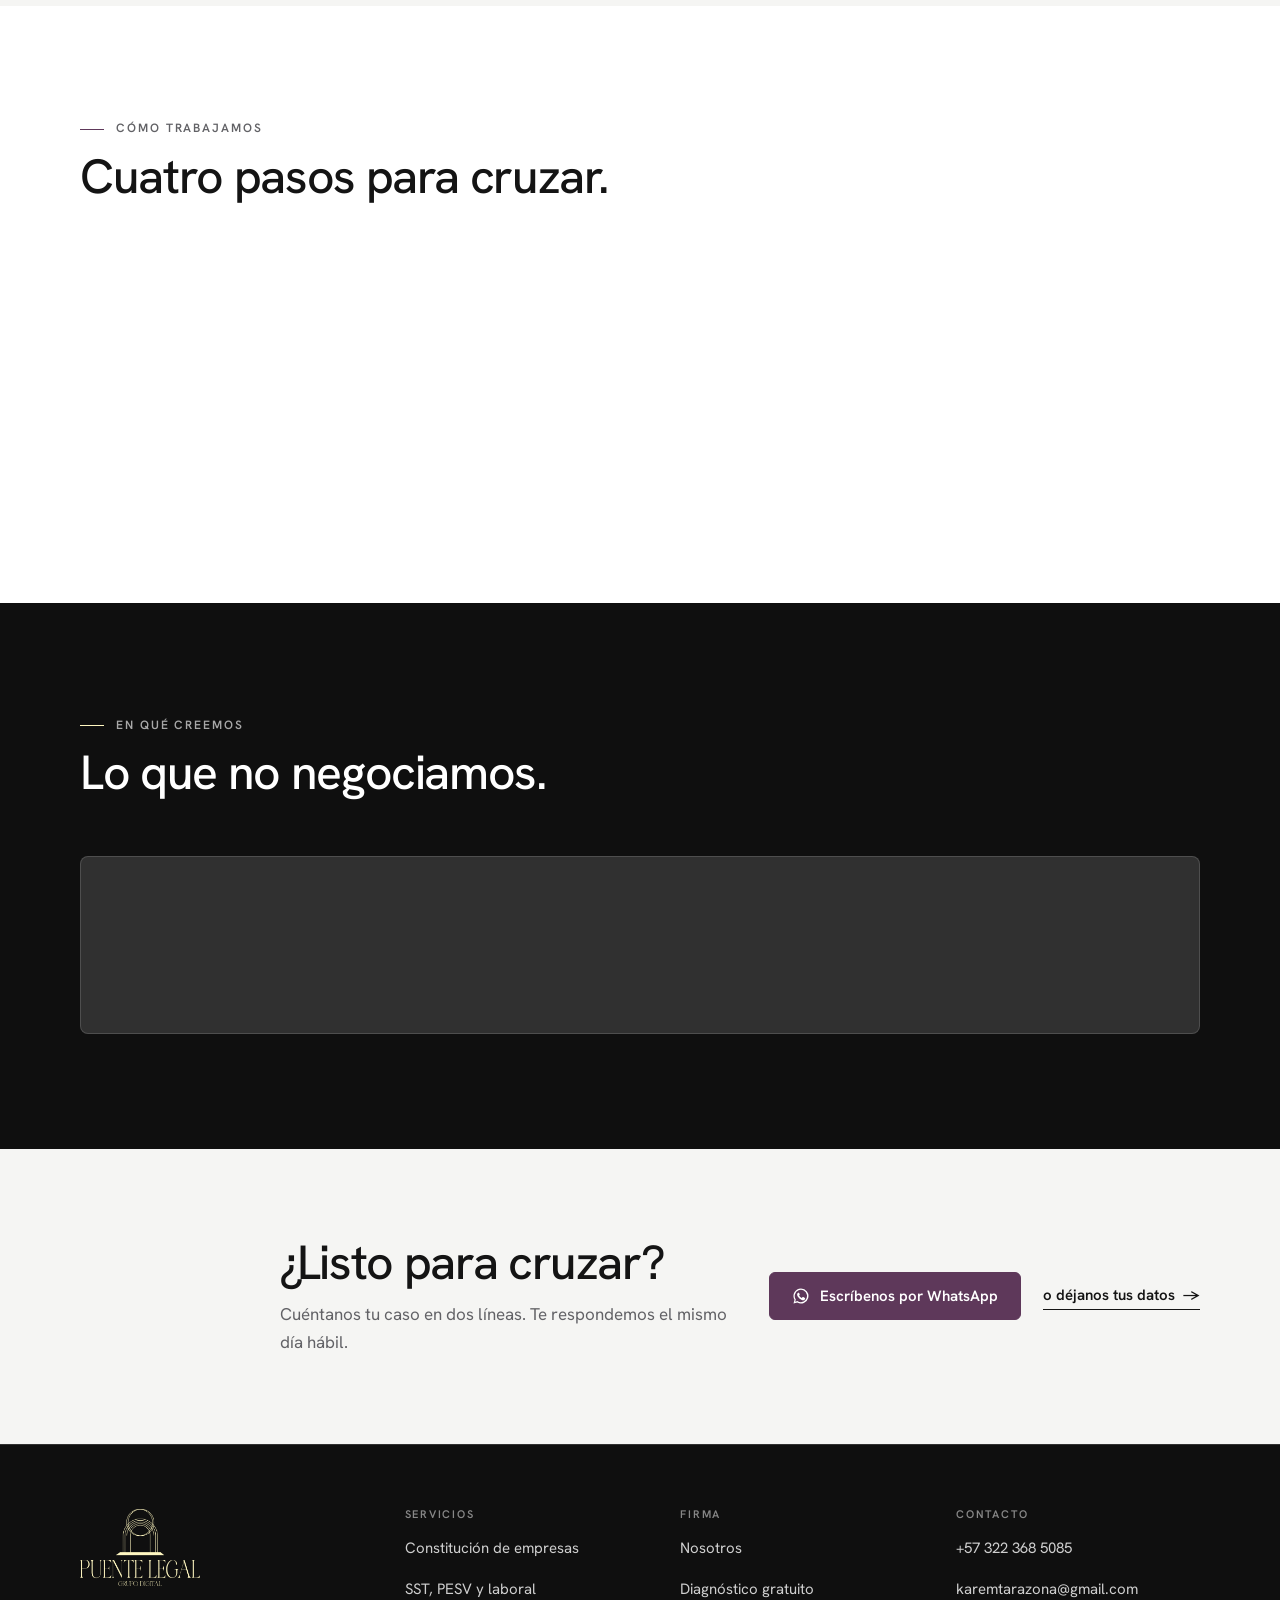
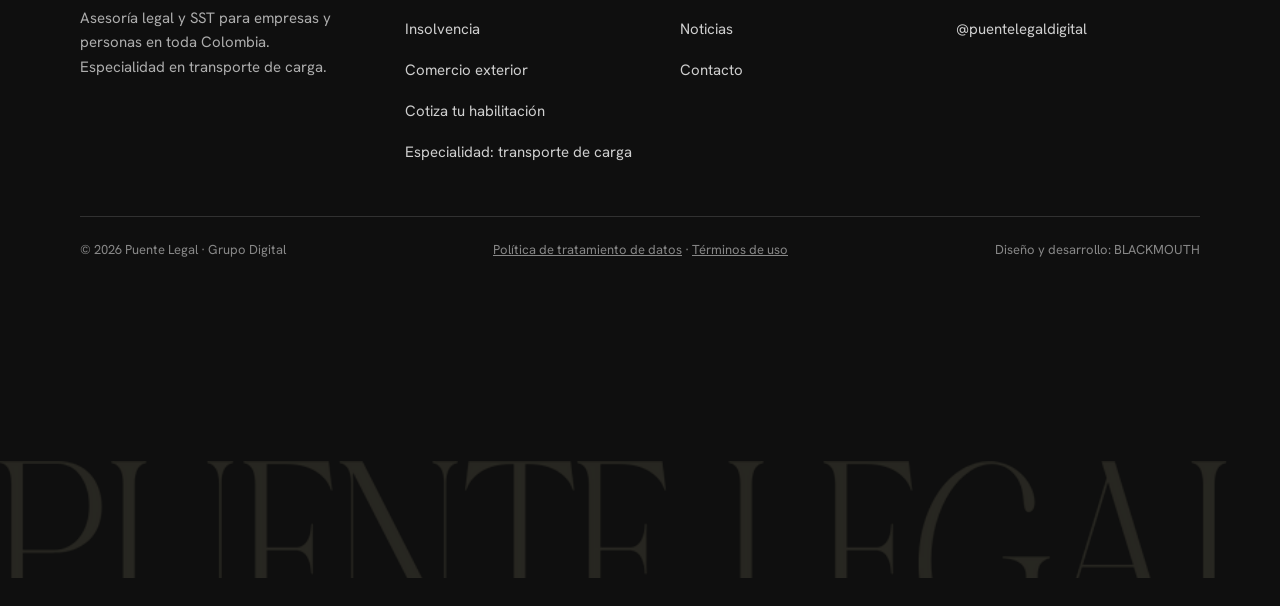
<file: nosotros/index.html>
<!doctype html>
<html lang="es-CO">
<head>
<meta charset="utf-8">
<meta name="viewport" content="width=device-width, initial-scale=1, viewport-fit=cover">
<title>Quiénes somos | Puente Legal</title>
<meta name="description" content="Tres especialistas en derecho comercial, derecho de los negocios y seguridad y salud en el trabajo. Conoce al equipo de Puente Legal.">
<!-- PROTOTIPO: quitar noindex cuando el sitio viva en el dominio definitivo -->
<meta name="robots" content="noindex, nofollow">
<link rel="canonical" href="https://puentelegal.com.co/nosotros/">
<meta name="theme-color" content="#FFFFFF">
<meta property="og:type" content="website">
<meta property="og:locale" content="es_CO">
<meta property="og:site_name" content="Puente Legal">
<meta property="og:title" content="Quiénes somos | Puente Legal">
<meta property="og:description" content="Tres especialistas en derecho comercial, derecho de los negocios y seguridad y salud en el trabajo. Conoce al equipo de Puente Legal.">
<meta property="og:url" content="https://blackmouthagency-dev.github.io/puente-legal/nosotros/">
<meta property="og:image" content="https://blackmouthagency-dev.github.io/puente-legal/assets/img/og.jpg">
<meta property="og:image:width" content="1200">
<meta property="og:image:height" content="630">
<meta name="twitter:card" content="summary_large_image">
<link rel="icon" href="../assets/img/favicon.svg" type="image/svg+xml">
<script>document.documentElement.classList.add("js")</script>
<link rel="preconnect" href="https://fonts.googleapis.com">
<link rel="preconnect" href="https://fonts.gstatic.com" crossorigin>
<link rel="stylesheet" href="https://fonts.googleapis.com/css2?family=Hanken+Grotesk:wght@400;500;600;700&display=swap">
<link rel="stylesheet" href="../assets/site.css">
<script type="application/ld+json">
{
 "@context": "https://schema.org",
 "@graph": [
  {
   "@type": "BreadcrumbList",
   "itemListElement": [
    {
     "@type": "ListItem",
     "position": 1,
     "name": "Inicio",
     "item": "https://puentelegal.com.co/"
    },
    {
     "@type": "ListItem",
     "position": 2,
     "name": "Nosotros"
    }
   ]
  },
  {
   "@type": "AboutPage",
   "name": "Quiénes somos",
   "url": "https://puentelegal.com.co/nosotros/",
   "about": {
    "@id": "https://puentelegal.com.co/#firma"
   }
  },
  {
   "@type": "Person",
   "@id": "https://puentelegal.com.co/#karem-tarazona",
   "name": "Karem Tarazona",
   "jobTitle": "Abogada conciliadora en derecho, especialista en Derecho de los Negocios",
   "alumniOf": {
    "@type": "CollegeOrUniversity",
    "name": "Universidad Externado de Colombia"
   },
   "worksFor": {
    "@id": "https://puentelegal.com.co/#firma"
   },
   "url": "https://puentelegal.com.co/nosotros/#karem-tarazona",
   "image": "https://puentelegal.com.co/assets/team/karem-tarazona.jpg"
  },
  {
   "@type": "Person",
   "@id": "https://puentelegal.com.co/#katherine-gil",
   "name": "Katherine Gil",
   "jobTitle": "Abogada especialista en Derecho Comercial",
   "alumniOf": {
    "@type": "CollegeOrUniversity",
    "name": "Universidad Libre"
   },
   "worksFor": {
    "@id": "https://puentelegal.com.co/#firma"
   },
   "url": "https://puentelegal.com.co/nosotros/#katherine-gil",
   "image": "https://puentelegal.com.co/assets/team/katherine-gil.jpg"
  },
  {
   "@type": "Person",
   "@id": "https://puentelegal.com.co/#diana-camargo",
   "name": "Diana Camargo",
   "jobTitle": "Psicóloga especialista en Seguridad y Salud en el Trabajo",
   "alumniOf": {
    "@type": "CollegeOrUniversity",
    "name": "Fundación Universitaria Konrad Lorenz"
   },
   "worksFor": {
    "@id": "https://puentelegal.com.co/#firma"
   },
   "url": "https://puentelegal.com.co/nosotros/#diana-camargo",
   "image": "https://puentelegal.com.co/assets/team/diana-camargo.jpg"
  }
 ]
}
</script>
</head>
<body>
<a class="skip" href="#main">Saltar al contenido</a>
<header class="site-header">
  <div class="wrap nav">
    <a class="brand" href="../" aria-label="Puente Legal, inicio">
      <svg viewBox="0 0 1060 1000" aria-hidden="true"><use href="#iso-sym"/></svg>
      <img src="../assets/img/wordmark-ciruela.png" alt="Puente Legal · Grupo Digital" width="150" height="33">
    </a>
    <nav aria-label="Principal">
    <ul class="nav-links" id="menu">
      <li><a href="../habilitacion-transporte-de-carga/" class="nav-star">Habilitación</a></li>
      <li><a href="../servicios/">Servicios</a></li>
      <li><a href="../diagnostico/">Diagnóstico</a></li>
      <li><a href="../nosotros/" aria-current="page">Nosotros</a></li>
      <li><a href="../noticias/">Noticias</a></li>
      <li><a href="../contacto/">Contacto</a></li>
      <li class="only-sm"><a class="btn" href="https://wa.me/573223685085" data-wa="Hola, Puente Legal. Quiero una asesoría." data-conv="whatsapp" data-loc="menu"><svg class="i" aria-hidden="true" focusable="false"><use href="#i-whatsapp"/></svg> Escríbenos por WhatsApp</a></li>
    </ul>
    </nav>
    <div class="nav-cta">
      <a class="btn btn-hide-sm" href="https://wa.me/573223685085" data-wa="Hola, Puente Legal. Quiero una asesoría." data-conv="whatsapp" data-loc="header"><svg class="i" aria-hidden="true" focusable="false"><use href="#i-whatsapp"/></svg> Escríbenos</a>
      <button class="menu-btn" type="button" aria-expanded="false" aria-controls="menu" aria-label="Abrir menú">
        <svg width="20" height="20" viewBox="0 0 20 20" aria-hidden="true"><path d="M2 6h16M2 14h16" stroke="currentColor" stroke-width="1.6"/></svg>
      </button>
    </div>
  </div>
  
</header>
<svg width="0" height="0" style="position:absolute" aria-hidden="true" focusable="false">
  <symbol id="iso-sym" viewBox="430 20 1060 1000">
    <g fill="none" stroke="currentColor" stroke-width="30" stroke-linecap="round">
      <circle cx="948" cy="312" r="277"/><circle cx="980" cy="312" r="277"/>
      <path d="M596 950V600A368 362 0 0 1 1332 600V950"/>
      <path d="M676 600A288 294 0 0 1 1252 600"/>
      <path d="M755.5 950V600A208.75 226 0 0 1 1173 600V950"/>
    </g>
    <polygon points="530,950 1397,950 1475,1013 443,1013" fill="currentColor"/>
  </symbol>
  <symbol id="i-empresa" viewBox="0 0 24 24"><rect x="5" y="3" width="14" height="18" rx="1" pathLength="1"/><path d="M9 7h2M13 7h2M9 11h2M13 11h2M10 21v-4h4v4M3 21h18" pathLength="1"/></symbol>
  <symbol id="i-casco" viewBox="0 0 24 24"><path d="M3 18h18M5 18v-2.5a7 7 0 0 1 14 0V18M10 8.8V6h4v2.8" pathLength="1"/></symbol>
  <symbol id="i-recupera" viewBox="0 0 24 24"><path d="M3 6c3 0 4 10 9 10s6-6 8-8M16 7.5h4v4" pathLength="1"/></symbol>
  <symbol id="i-globo" viewBox="0 0 24 24"><circle cx="12" cy="12" r="9" pathLength="1"/><path d="M3 12h18M12 3a14 14 0 0 1 0 18M12 3a14 14 0 0 0 0 18" pathLength="1"/></symbol>
  <symbol id="i-arco" viewBox="0 0 24 24"><path d="M4 21V11a8 8 0 0 1 16 0v10M8.5 21v-9a3.5 3.5 0 0 1 7 0v9" pathLength="1"/></symbol>
  <symbol id="i-chevron" viewBox="0 0 24 24"><path d="M9 6l6 6-6 6"/></symbol>
  <symbol id="i-flecha" viewBox="0 0 24 24"><path d="M4 12h15M13 6l6 6-6 6"/></symbol>
  <symbol id="i-check" viewBox="0 0 24 24"><path d="M5 12.5l4.5 4.5L19 7.5"/></symbol>
  <symbol id="i-mas" viewBox="0 0 24 24"><path d="M5 12h14"/><path d="M12 5v14"/></symbol>
  <symbol id="i-camion" viewBox="0 0 24 24"><path d="M2.5 6h11v10h-11zM13.5 9.5H18l3.5 3.5V16h-8" pathLength="1"/><circle cx="6.5" cy="17.5" r="1.8" pathLength="1"/><circle cx="17.5" cy="17.5" r="1.8" pathLength="1"/></symbol>
  <symbol id="i-habilitacion" viewBox="0 0 24 24"><path d="M14 3H6v18h12V7zM14 3v4h4" pathLength="1"/><circle cx="12" cy="13.5" r="2.5" pathLength="1"/><path d="M10.6 15.6L10 19l2-1 2 1-.6-3.4" pathLength="1"/></symbol>
  <symbol id="i-lupa" viewBox="0 0 24 24"><circle cx="10.5" cy="10.5" r="6.5" pathLength="1"/><path d="M15.3 15.3L21 21M8 10.5h5" pathLength="1"/></symbol>
  <symbol id="i-saldo" viewBox="0 0 24 24"><path d="M14 3H6v18h12V7zM14 3v4h4" pathLength="1"/><path d="M12 10v7M14 11.2c-.4-.6-1.1-.9-2-.9-1.1 0-2 .6-2 1.4 0 1.9 4 1 4 2.9 0 .8-.9 1.4-2 1.4-.9 0-1.7-.4-2.1-1" pathLength="1"/></symbol>
  <symbol id="i-volante" viewBox="0 0 24 24"><circle cx="12" cy="12" r="9" pathLength="1"/><circle cx="12" cy="12" r="2" pathLength="1"/><path d="M3.5 10.5l6.5 1M20.5 10.5l-6.5 1M12 14v7" pathLength="1"/></symbol>
  <symbol id="i-doc" viewBox="0 0 24 24"><path d="M14 3H6v18h12V7zM14 3v4h4M9 11h6M9 14.5h6M9 18h4" pathLength="1"/></symbol>
  <symbol id="i-escudo" viewBox="0 0 24 24"><path d="M12 3l7 3v5c0 4.5-3 8.3-7 10-4-1.7-7-5.5-7-10V6z" pathLength="1"/><path d="M9 12l2 2 4-4" pathLength="1"/></symbol>
  <symbol id="i-balanza" viewBox="0 0 24 24"><path d="M12 4v16M8 20h8M5 7h14M5 7l-2.5 6a2.5 2.5 0 0 0 5 0zM19 7l-2.5 6a2.5 2.5 0 0 0 5 0z" pathLength="1"/></symbol>
  <symbol id="i-chat" viewBox="0 0 24 24"><path d="M4 5h16v11H9l-5 4z" pathLength="1"/><path d="M8 9.5h8M8 12.5h5" pathLength="1"/></symbol>
  <symbol id="i-telefono" viewBox="0 0 24 24"><path d="M5 3h4l2 5-2.5 1.5a11 11 0 0 0 6 6L16 13l5 2v4a2 2 0 0 1-2 2A16 16 0 0 1 3 5a2 2 0 0 1 2-2Z"/></symbol>
  <symbol id="i-correo" viewBox="0 0 24 24"><path d="M3 6h18v12H3zM3 6l9 7 9-7"/></symbol>
  <symbol id="i-instagram" viewBox="0 0 24 24"><rect x="3" y="3" width="18" height="18" rx="5"/><circle cx="12" cy="12" r="4"/><circle cx="17.5" cy="6.5" r=".6"/></symbol>
  <symbol id="i-whatsapp" viewBox="0 0 24 24"><path fill="currentColor" stroke="none" d="M12 2a10 10 0 0 0-8.6 15.1L2 22l5-1.3A10 10 0 1 0 12 2Zm0 18.2c-1.6 0-3.1-.4-4.4-1.2l-.3-.2-3 .8.8-2.9-.2-.3A8.2 8.2 0 1 1 12 20.2Zm4.5-6.1c-.2-.1-1.5-.7-1.7-.8-.2-.1-.4-.1-.6.1l-.8 1c-.1.2-.3.2-.5.1a6.7 6.7 0 0 1-3.3-2.9c-.2-.4.2-.4.7-1.3.1-.2 0-.3 0-.4l-.8-1.8c-.2-.5-.4-.4-.6-.4h-.5a1 1 0 0 0-.7.3 3 3 0 0 0-.9 2.2 5.2 5.2 0 0 0 1.1 2.7 11.8 11.8 0 0 0 4.5 4c1.7.7 2.3.8 3.2.6.5-.1 1.5-.6 1.7-1.2.2-.6.2-1.1.1-1.2l-.5-.3Z"/></symbol>
</svg>

<main id="main">
<section class="page-hero s-blanco" aria-labelledby="h1">
  <div class="wrap">
    <ol class="crumbs"><li><a href="../">Inicio</a></li><li aria-current="page">Nosotros</li></ol>
    <p class="eyebrow">Quiénes somos</p>
    <h1 id="h1" class="h1-page" data-split="words">Tres pilares, un solo puente.</h1>
    <p class="lead muted" style="margin-top:16px">Derecho comercial, derecho de los negocios y seguridad en el trabajo en un mismo equipo. Por eso una consulta puede cubrir lo societario, lo laboral y lo vial.</p>
    <div style="margin-top:44px"><div class="pil" data-draw="time">
  <svg class="pil-svg" viewBox="0 0 1200 130" preserveAspectRatio="none" aria-hidden="true" focusable="false">
    <path class="pb-deck" d="M0 60H1200" pathLength="1" data-seg="0,.35"/>
    <path class="pb-pier" d="M200 130V60" pathLength="1" data-seg=".1,.3"/>
    <path class="pb-pier" d="M600 130V60" pathLength="1" data-seg=".2,.4"/>
    <path class="pb-pier" d="M1000 130V60" pathLength="1" data-seg=".3,.5"/>
    <path class="pb-arch" d="M200 60C333 -20 467 -20 600 60M600 60C733 -20 867 -20 1000 60" pathLength="1" data-seg=".35,.8"/>
    <path class="pb-hang" d="M300 22V60M400 0V60M500 22V60M700 22V60M800 0V60M900 22V60" pathLength="1" data-seg=".6,.9"/>
  </svg>
  <div class="pil-people"><figure class="pil-p" data-on="0.45">
      <img src="../assets/team/karem-tarazona.webp" alt="Karem Tarazona" width="720" height="900" loading="lazy">
      <figcaption><b>Karem Tarazona</b><span>Abogada conciliadora · Derecho de los Negocios</span></figcaption>
    </figure><figure class="pil-p" data-on="0.60">
      <img src="../assets/team/katherine-gil.webp" alt="Katherine Gil" width="720" height="900" loading="lazy">
      <figcaption><b>Katherine Gil</b><span>Abogada · Especialista en Derecho Comercial</span></figcaption>
    </figure><figure class="pil-p" data-on="0.75">
      <img src="../assets/team/diana-camargo.webp" alt="Diana Camargo" width="720" height="900" loading="lazy">
      <figcaption><b>Diana Camargo</b><span>Psicóloga · Especialista en SST</span></figcaption>
    </figure></div>
</div></div>
  </div>
</section>

<section class="band s-gris" aria-label="Perfiles">
  <div class="wrap profs">
    <article class="prof" id="karem-tarazona" aria-labelledby="karem-tarazona-t">
      <div class="prof-photo"><img src="../assets/team/karem-tarazona-recorte.webp" alt="Karem Tarazona" width="720" height="900" loading="lazy"></div>
      <div class="prof-body">
        <p class="eyebrow">Pilar 01</p>
        <h2 id="karem-tarazona-t" class="h2" data-split="words">Karem Tarazona</h2>
        <p class="prof-role">Abogada conciliadora · Derecho de los Negocios · Universidad Externado de Colombia</p>
        <p class="years"><b>5</b><span>años de experiencia</span></p>
        <div class="prof-bio"><p>Cuenta con cinco años de experiencia en asesoría jurídica empresarial, con énfasis en contratos societarios, transporte de carga, insolvencia y asuntos comerciales de negocios. Su trayectoria incluye la estructuración y revisión de contratos, el acompañamiento jurídico a empresas del sector transporte y la gestión de procesos de insolvencia, así como la resolución alternativa de conflictos a través de la conciliación.</p><p>Se destaca por un enfoque conciliador, analítico y práctico, dirigido a facilitar acuerdos y ofrecer soluciones jurídicas oportunas y ajustadas a las necesidades de cada organización.</p></div>
        <blockquote class="prof-q">Busca primero el acuerdo. Si no lo hay, protege tu posición.</blockquote>
        <div class="tags"><span>Conciliación</span><span>Insolvencia</span><span>Transporte de carga</span></div>
      </div>
    </article><article class="prof prof-alt" id="katherine-gil" aria-labelledby="katherine-gil-t">
      <div class="prof-photo"><img src="../assets/team/katherine-gil-recorte.webp" alt="Katherine Gil" width="720" height="900" loading="lazy"></div>
      <div class="prof-body">
        <p class="eyebrow">Pilar 02</p>
        <h2 id="katherine-gil-t" class="h2" data-split="words">Katherine Gil</h2>
        <p class="prof-role">Abogada · Especialista en Derecho Comercial · Universidad Libre</p>
        <p class="years"><b>7+</b><span>años de experiencia</span></p>
        <div class="prof-bio"><p>Cuenta con más de siete años de experiencia en asesoría jurídica empresarial, con énfasis en asuntos societarios, contractuales, comerciales y concursales. Su trayectoria incluye la constitución y estructuración de empresas (SAS y otros tipos societarios), la estructuración, revisión y negociación de contratos, el acompañamiento jurídico integral a empresas y la gestión de procesos de insolvencia.</p><p>Se destaca por un enfoque estratégico, analítico y práctico, enfocado en ofrecer soluciones jurídicas oportunas y alineadas con los objetivos de cada organización.</p></div>
        <blockquote class="prof-q">Prevenir el riesgo antes de que sea un problema.</blockquote>
        <div class="tags"><span>Societario</span><span>Contratos</span><span>Insolvencia</span></div>
      </div>
    </article><article class="prof" id="diana-camargo" aria-labelledby="diana-camargo-t">
      <div class="prof-photo"><img src="../assets/team/diana-camargo-recorte.webp" alt="Diana Camargo" width="720" height="900" loading="lazy"></div>
      <div class="prof-body">
        <p class="eyebrow">Pilar 03</p>
        <h2 id="diana-camargo-t" class="h2" data-split="words">Diana Camargo</h2>
        <p class="prof-role">Psicóloga · Especialista en SST · Fundación Universitaria Konrad Lorenz</p>
        <p class="years"><b>10+</b><span>años de experiencia</span></p>
        <div class="prof-bio"><p>Cuenta con más de diez años de experiencia asesorando empresas en seguridad social, laboral y vial, con énfasis en la implementación de Sistemas de Gestión de Seguridad y Salud en el Trabajo (SG-SST) y Planes Estratégicos de Seguridad Vial (PESV) para el sector transporte y otras organizaciones. Su trayectoria incluye la identificación y valoración de riesgos, la evaluación de factores de riesgo psicosocial, el diseño de programas de capacitación y prevención, y el acompañamiento en auditorías ante el Ministerio del Trabajo y el Ministerio de Transporte.</p><p>Se destaca por un enfoque práctico, analítico y humano, orientado a fortalecer la cultura de seguridad y el bienestar de los trabajadores.</p></div>
        <blockquote class="prof-q">Cultura de seguridad y bienestar de los trabajadores.</blockquote>
        <div class="tags"><span>SG-SST</span><span>PESV</span><span>Riesgo psicosocial</span></div>
      </div>
    </article>
    <details class="proto-note"><summary>Nota · Fotos</summary><div>Recomendada una sesión de retrato con el mismo fondo y la misma luz para las tres. Diana es psicóloga: el sitio dice “especialistas”, no “abogadas”.</div></details>
  </div>
</section>

<section id="como-trabajamos" class="band s-blanco" aria-labelledby="pr-t">
  <div class="wrap">
    <div class="sec-head">
      <p class="eyebrow">Cómo trabajamos</p>
      <h2 id="pr-t" class="h2" data-split="words">Cuatro pasos para cruzar.</h2>
    </div>
    <div class="pb pb-lg" data-draw="view">
  <div class="pb-art"><svg class="pb-svg" viewBox="0 0 1200 172" preserveAspectRatio="none" aria-hidden="true" focusable="false"><path class="pb-abut" d="M0 170V120M1200 170V120" pathLength="1" data-seg="0.000,0.060"/><path class="pb-deck" d="M0.0 120H300.0" pathLength="1" data-seg="0.000,0.125"/><path class="pb-arch" d="M0.0 120C100.0 44 200.0 44 300.0 120" pathLength="1" data-seg="0.050,0.237"/><path class="pb-hang" d="M75.0 77.3V120M150.0 63V120M225.0 77.3V120" pathLength="1" data-seg="0.138,0.250"/><path class="pb-deck" d="M300.0 120H600.0" pathLength="1" data-seg="0.250,0.375"/><path class="pb-pier" d="M300.0 170V120" pathLength="1" data-seg="0.200,0.312"/><path class="pb-arch" d="M300.0 120C400.0 44 500.0 44 600.0 120" pathLength="1" data-seg="0.300,0.487"/><path class="pb-hang" d="M375.0 77.3V120M450.0 63V120M525.0 77.3V120" pathLength="1" data-seg="0.388,0.500"/><path class="pb-deck" d="M600.0 120H900.0" pathLength="1" data-seg="0.500,0.625"/><path class="pb-pier" d="M600.0 170V120" pathLength="1" data-seg="0.450,0.562"/><path class="pb-arch" d="M600.0 120C700.0 44 800.0 44 900.0 120" pathLength="1" data-seg="0.550,0.738"/><path class="pb-hang" d="M675.0 77.3V120M750.0 63V120M825.0 77.3V120" pathLength="1" data-seg="0.637,0.750"/><path class="pb-deck" d="M900.0 120H1200.0" pathLength="1" data-seg="0.750,0.875"/><path class="pb-pier" d="M900.0 170V120" pathLength="1" data-seg="0.700,0.812"/><path class="pb-arch" d="M900.0 120C1000.0 44 1100.0 44 1200.0 120" pathLength="1" data-seg="0.800,0.988"/><path class="pb-hang" d="M975.0 77.3V120M1050.0 63V120M1125.0 77.3V120" pathLength="1" data-seg="0.887,1.000"/></svg></div>
  <ol class="pb-steps" style="--n:4"><li data-on="0.188"><b>01</b>Diagnóstico<small>Revisamos tu caso y te decimos qué urge.</small></li><li data-on="0.438"><b>02</b>Propuesta<small>Alcance, tiempo y valor por escrito, antes de firmar.</small></li><li data-on="0.688"><b>03</b>Ejecución<small>Redactamos, radicamos e implementamos. Sabes de cada avance.</small></li><li data-on="0.938"><b>04</b>Acompañamiento<small>Si cambia la norma, te avisamos a tiempo.</small></li></ol>
</div>
  </div>
</section>

<section class="band s-negro" aria-labelledby="pn-t">
  <div class="wrap">
    <div class="sec-head">
      <p class="eyebrow">En qué creemos</p>
      <h2 id="pn-t" class="h2" data-split="words">Lo que no negociamos.</h2>
    </div>
    <ul class="reqs reqs-dark" data-draw="view"><li data-on="0.15"><svg class="i" aria-hidden="true" focusable="false"><use href="#i-escudo"/></svg><b>Prevenir antes que litigar</b><span>Ordenamos lo legal para que el problema no llegue.</span></li><li data-on="0.30"><svg class="i" aria-hidden="true" focusable="false"><use href="#i-doc"/></svg><b>Valor por escrito</b><span>Alcance, tiempo y costo claros antes de empezar.</span></li><li data-on="0.45"><svg class="i" aria-hidden="true" focusable="false"><use href="#i-chat"/></svg><b>Hablamos claro</b><span>Sin tecnicismos de más. Te explicamos qué firmas y por qué.</span></li></ul>
  </div>
</section>

<section class="band-tight s-gris cierre" aria-labelledby="cierre-t">
  <div class="wrap cierre-in">
    <div class="cierre-art" data-draw="view" aria-hidden="true"><svg viewBox="0 0 400 90" preserveAspectRatio="none"><path class="pb-deck" d="M0 70H400" pathLength="1" data-seg="0,.5"/><path class="pb-arch" d="M0 70C133 0 267 0 400 70" pathLength="1" data-seg=".2,.9"/></svg></div>
    <div>
      <h2 id="cierre-t" class="h2" data-split="words">¿Listo para cruzar?</h2>
      <p class="muted" style="margin-top:10px">Cuéntanos tu caso en dos líneas. Te respondemos el mismo día hábil.</p>
    </div>
    <div class="cierre-cta">
      <a class="btn" data-magnet href="https://wa.me/573223685085" data-wa="Hola, Puente Legal. Quiero una asesoría." data-conv="whatsapp" data-loc="nosotros-cierre"><svg class="i" aria-hidden="true" focusable="false"><use href="#i-whatsapp"/></svg> Escríbenos por WhatsApp</a>
      <a class="link-arrow" href="../contacto/">o déjanos tus datos <span aria-hidden="true">→</span></a>
    </div>
  </div>
</section>
</main>

<footer class="site-footer s-negro">
  <div class="wrap">
    <div class="foot-grid">
      <div>
        <img src="../assets/img/logo-full-crema.png" alt="Puente Legal · Grupo Digital" width="120" height="77" loading="lazy">
        <p class="muted" style="margin-top:20px;font-size:var(--t-sm);max-width:34ch">Asesoría legal y SST para empresas y personas en toda Colombia. Especialidad en transporte de carga.</p>
      </div>
      <nav aria-label="Servicios">
        <h2>Servicios</h2>
        <ul>
          <li><a href="../servicios/constitucion-de-empresas/">Constitución de empresas</a></li>
          <li><a href="../servicios/sst-pesv-laboral/">SST, PESV y laboral</a></li>
          <li><a href="../servicios/insolvencia/">Insolvencia</a></li>
          <li><a href="../servicios/comercio-exterior/">Comercio exterior</a></li>
          <li><a href="../habilitacion-transporte-de-carga/">Cotiza tu habilitación</a></li>
          <li><a href="../transporte-de-carga/">Especialidad: transporte de carga</a></li>
        </ul>
      </nav>
      <nav aria-label="Firma">
        <h2>Firma</h2>
        <ul>
          <li><a href="../nosotros/">Nosotros</a></li>
          <li><a href="../diagnostico/">Diagnóstico gratuito</a></li>
          <li><a href="../noticias/">Noticias</a></li>
          <li><a href="../contacto/">Contacto</a></li>
        </ul>
      </nav>
      <div>
        <h2>Contacto</h2>
        <ul>
          <li><a href="tel:+573223685085">+57 322 368 5085</a></li>
          <li><a href="mailto:karemtarazona@gmail.com">karemtarazona@gmail.com</a></li>
          <li><a href="https://www.instagram.com/puentelegaldigital/" target="_blank" rel="noopener">@puentelegaldigital</a></li>
        </ul>
      </div>
    </div>
    <div class="foot-legal">
      <span>© <span data-year>2026</span> Puente Legal · Grupo Digital</span>
      <span><a href="#">Política de tratamiento de datos</a> · <a href="#">Términos de uso</a></span>
      <span>Diseño y desarrollo: BLACKMOUTH</span>
    </div>
  </div>
  <div class="foot-mark" data-draw="through" aria-hidden="true"><img src="../assets/img/wordmark-crema.png" alt="" width="900" height="195" loading="lazy" data-ty="0:160;.42:0"></div>
</footer>

<a class="wa-float" href="https://wa.me/573223685085" data-wa="Hola, Puente Legal. Quiero una asesoría." data-conv="whatsapp" data-loc="flotante" aria-label="Escríbenos por WhatsApp"><svg class="" aria-hidden="true" focusable="false"><use href="#i-whatsapp"/></svg></a>
<button class="proto-toggle" type="button" aria-pressed="false"><i aria-hidden="true"></i><span>Notas del prototipo</span></button>

<script src="../assets/site.js" defer></script>
</body>
</html>
</file>
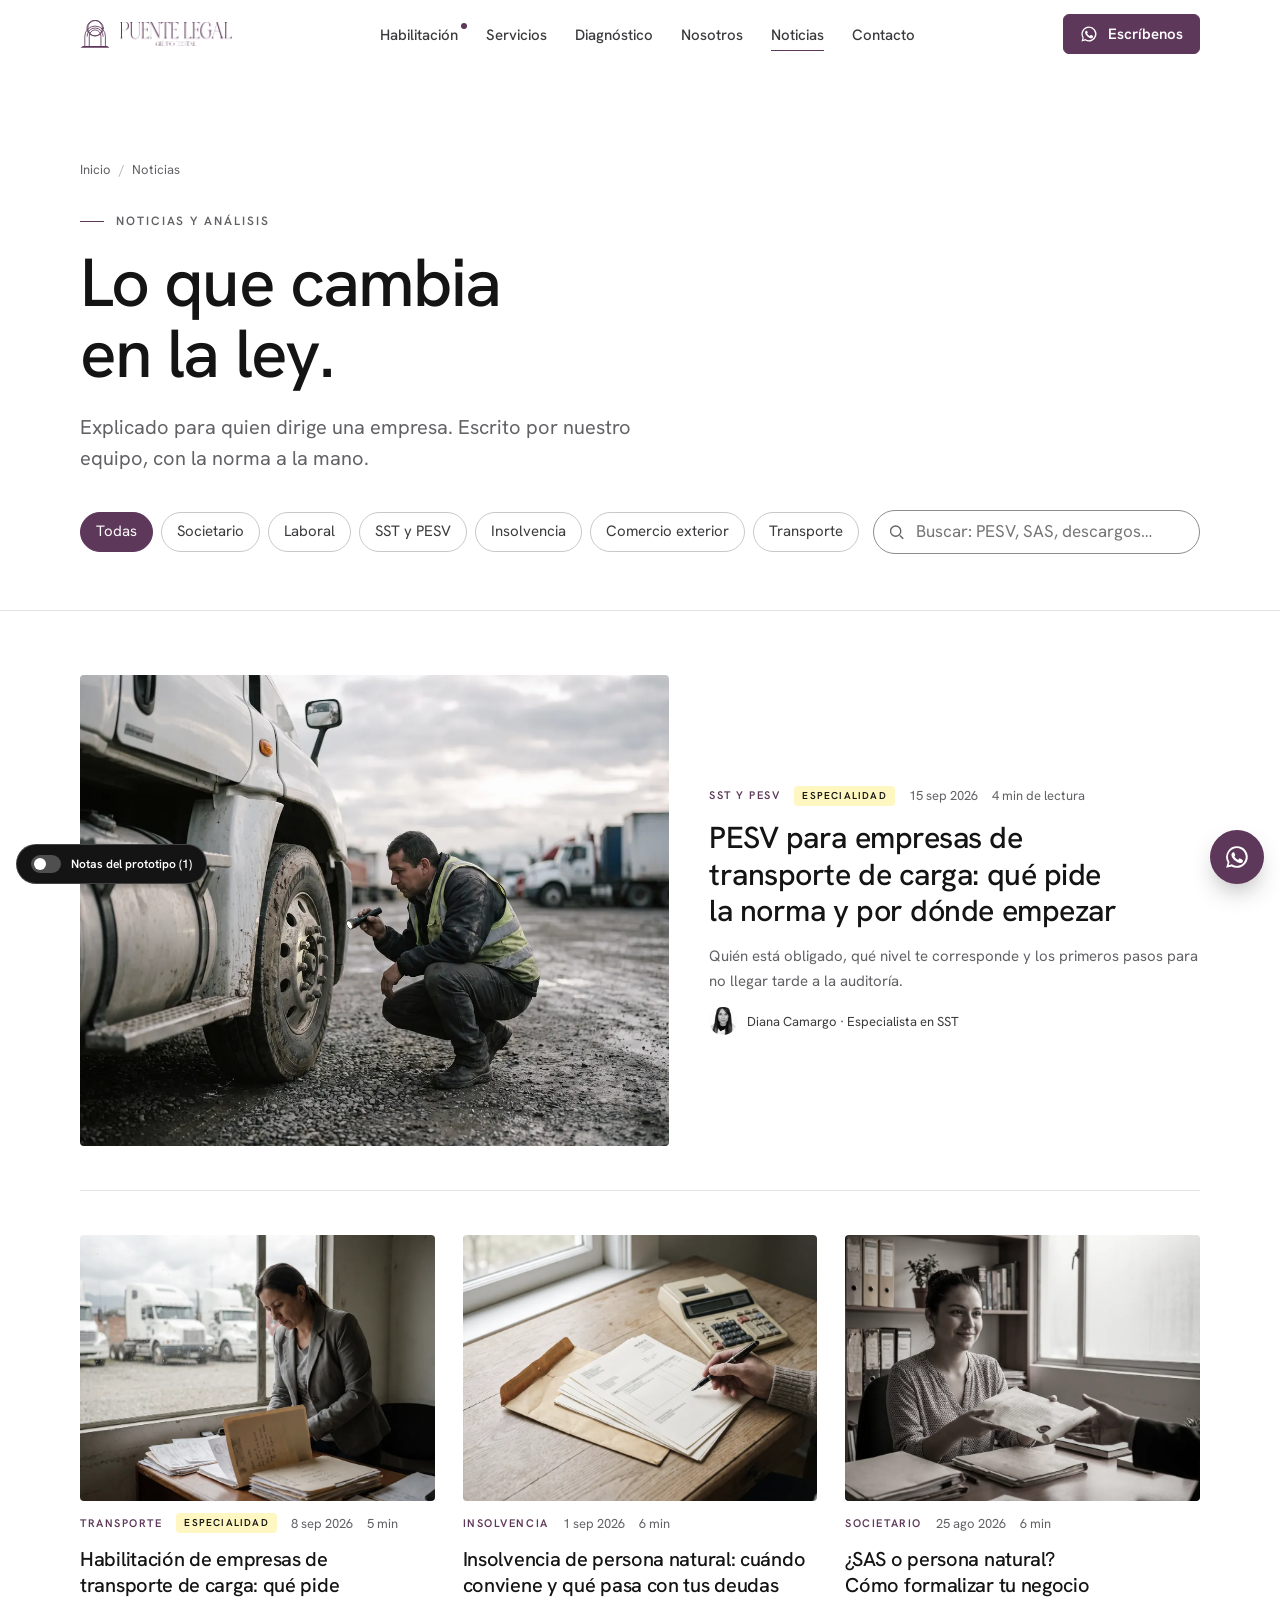
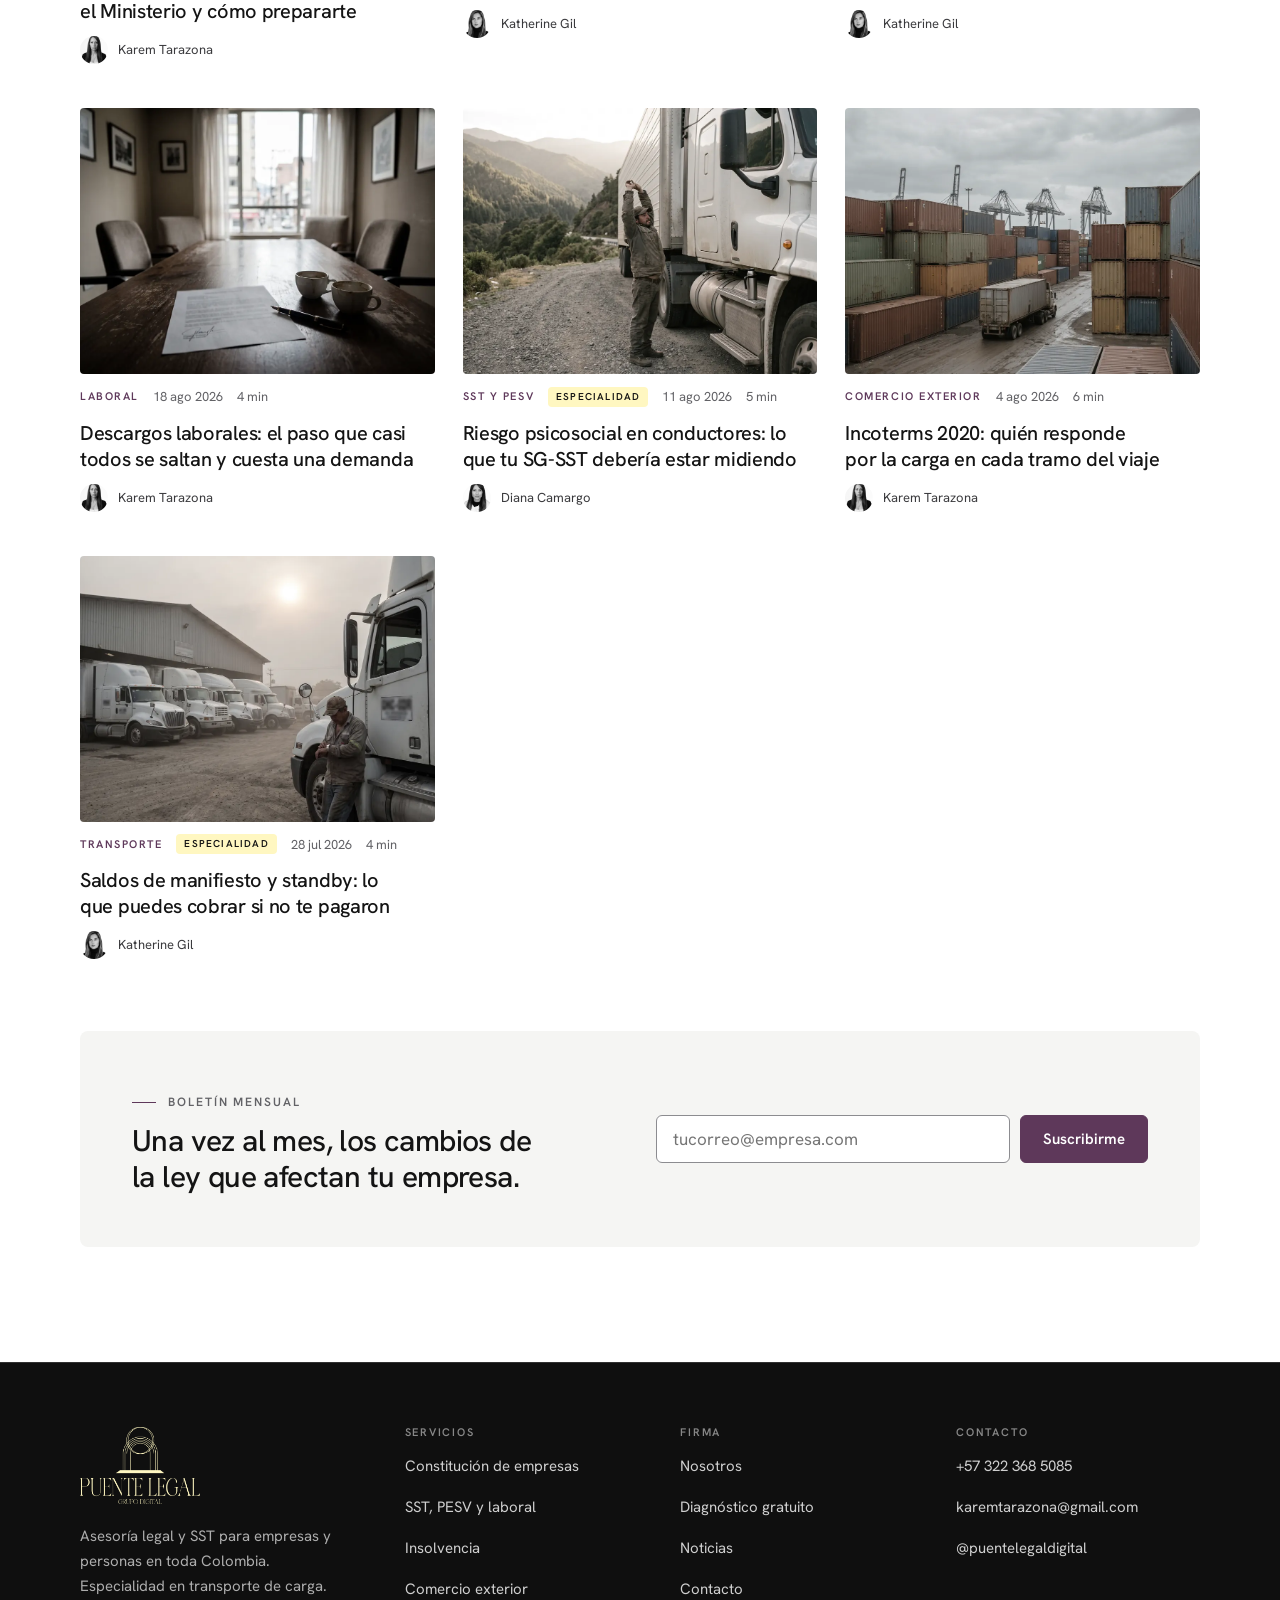
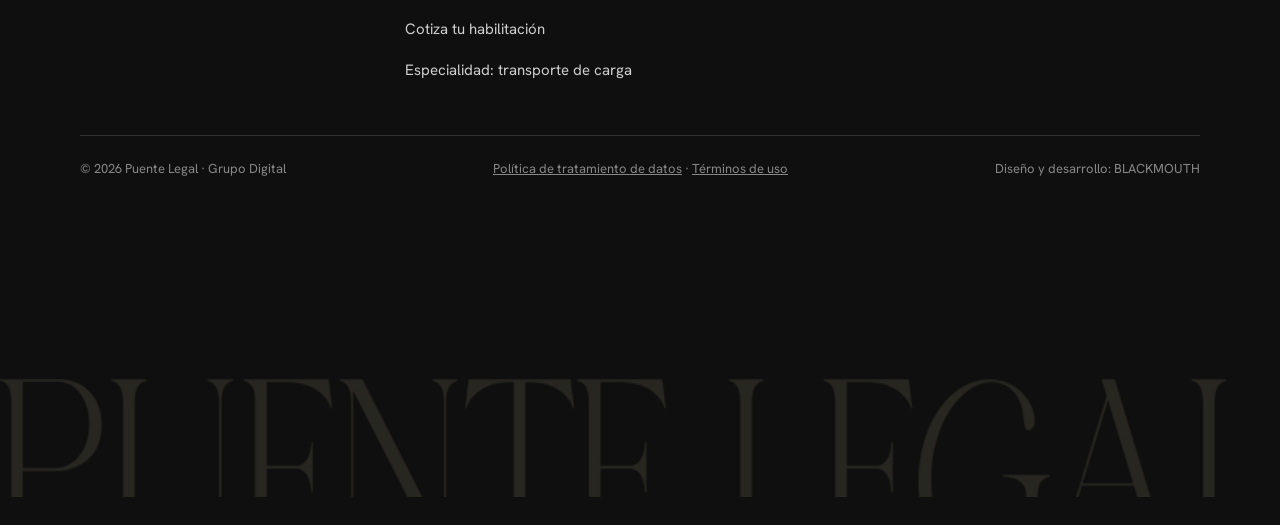
<file: noticias/index.html>
<!doctype html>
<html lang="es-CO">
<head>
<meta charset="utf-8">
<meta name="viewport" content="width=device-width, initial-scale=1, viewport-fit=cover">
<title>Noticias legales para empresas en Colombia | Puente Legal</title>
<meta name="description" content="Cambios en la ley societaria, laboral, SST, insolvencia, comercio exterior y transporte, explicados para tu empresa por el equipo de Puente Legal.">
<meta name="robots" content="noindex, nofollow">
<link rel="canonical" href="https://puentelegal.com.co/noticias/">
<meta name="theme-color" content="#FFFFFF">
<meta property="og:type" content="website">
<meta property="og:locale" content="es_CO">
<meta property="og:site_name" content="Puente Legal">
<meta property="og:title" content="Noticias y análisis · Puente Legal">
<meta property="og:description" content="Lo que cambia en la ley, explicado para tu empresa.">
<meta property="og:url" content="https://blackmouthagency-dev.github.io/puente-legal/noticias/">
<meta property="og:image" content="https://blackmouthagency-dev.github.io/puente-legal/assets/img/og.jpg">
<meta name="twitter:card" content="summary_large_image">
<link rel="icon" href="../assets/img/favicon.svg" type="image/svg+xml">
<script>document.documentElement.classList.add("js")</script>
<link rel="preconnect" href="https://fonts.googleapis.com">
<link rel="preconnect" href="https://fonts.gstatic.com" crossorigin>
<link rel="stylesheet" href="https://fonts.googleapis.com/css2?family=Hanken+Grotesk:wght@400;500;600;700&display=swap">
<link rel="stylesheet" href="../assets/site.css">
<script type="application/ld+json">
{
  "@context": "https://schema.org",
  "@graph": [
    { "@type": "Blog", "@id": "https://puentelegal.com.co/noticias/#blog", "name": "Noticias y análisis · Puente Legal", "url": "https://puentelegal.com.co/noticias/", "inLanguage": "es-CO",
      "publisher": { "@id": "https://puentelegal.com.co/#firma", "@type": "LegalService", "name": "Puente Legal · Grupo Digital", "url": "https://puentelegal.com.co/" },
      "blogPost": [
        { "@type": "BlogPosting", "headline": "PESV para empresas de transporte de carga: qué pide la norma y por dónde empezar", "url": "https://puentelegal.com.co/noticias/pesv-empresas-transporte-carga/", "datePublished": "2026-09-15", "author": { "@id": "https://puentelegal.com.co/#diana-camargo", "@type": "Person", "name": "Diana Camargo", "url": "https://puentelegal.com.co/nosotros/#diana-camargo" } }
      ] },
    { "@type": "BreadcrumbList", "itemListElement": [
      { "@type": "ListItem", "position": 1, "name": "Inicio", "item": "https://puentelegal.com.co/" },
      { "@type": "ListItem", "position": 2, "name": "Noticias", "item": "https://puentelegal.com.co/noticias/" } ] }
  ]
}
</script>
</head>
<body>
<a class="skip" href="#main">Saltar al contenido</a>

<header class="site-header">
  <div class="wrap nav">
    <a class="brand" href="../" aria-label="Puente Legal, inicio">
      <svg viewBox="0 0 1060 1000" aria-hidden="true"><use href="#iso-sym"/></svg>
      <img src="../assets/img/wordmark-ciruela.png" alt="Puente Legal · Grupo Digital" width="150" height="33">
    </a>
    <nav aria-label="Principal">
    <ul class="nav-links" id="menu">
      <li><a href="../habilitacion-transporte-de-carga/" class="nav-star">Habilitación</a></li>
      <li><a href="../servicios/">Servicios</a></li>
      <li><a href="../diagnostico/">Diagnóstico</a></li>
      <li><a href="../nosotros/">Nosotros</a></li>
      <li><a href="../noticias/" aria-current="page">Noticias</a></li>
      <li><a href="../contacto/">Contacto</a></li>
      <li class="only-sm"><a class="btn" href="https://wa.me/573223685085" data-wa="Hola, Puente Legal. Quiero una asesoría." data-conv="whatsapp" data-loc="menu"><svg class="i" aria-hidden="true" focusable="false"><use href="#i-whatsapp"/></svg> Escríbenos por WhatsApp</a></li>
    </ul>
    </nav>
    <div class="nav-cta">
      <a class="btn btn-hide-sm" href="https://wa.me/573223685085" data-wa="Hola, Puente Legal. Quiero una asesoría." data-conv="whatsapp" data-loc="header"><svg class="i" aria-hidden="true" focusable="false"><use href="#i-whatsapp"/></svg> Escríbenos</a>
      <button class="menu-btn" type="button" aria-expanded="false" aria-controls="menu" aria-label="Abrir menú">
        <svg width="20" height="20" viewBox="0 0 20 20" aria-hidden="true"><path d="M2 6h16M2 14h16" stroke="currentColor" stroke-width="1.6"/></svg>
      </button>
    </div>
  </div>
  
</header>
<svg width="0" height="0" style="position:absolute" aria-hidden="true" focusable="false">
  <symbol id="iso-sym" viewBox="430 20 1060 1000">
    <g fill="none" stroke="currentColor" stroke-width="30" stroke-linecap="round">
      <circle cx="948" cy="312" r="277"/><circle cx="980" cy="312" r="277"/>
      <path d="M596 950V600A368 362 0 0 1 1332 600V950"/>
      <path d="M676 600A288 294 0 0 1 1252 600"/>
      <path d="M755.5 950V600A208.75 226 0 0 1 1173 600V950"/>
    </g>
    <polygon points="530,950 1397,950 1475,1013 443,1013" fill="currentColor"/>
  </symbol>
  <symbol id="i-empresa" viewBox="0 0 24 24"><rect x="5" y="3" width="14" height="18" rx="1" pathLength="1"/><path d="M9 7h2M13 7h2M9 11h2M13 11h2M10 21v-4h4v4M3 21h18" pathLength="1"/></symbol>
  <symbol id="i-casco" viewBox="0 0 24 24"><path d="M3 18h18M5 18v-2.5a7 7 0 0 1 14 0V18M10 8.8V6h4v2.8" pathLength="1"/></symbol>
  <symbol id="i-recupera" viewBox="0 0 24 24"><path d="M3 6c3 0 4 10 9 10s6-6 8-8M16 7.5h4v4" pathLength="1"/></symbol>
  <symbol id="i-globo" viewBox="0 0 24 24"><circle cx="12" cy="12" r="9" pathLength="1"/><path d="M3 12h18M12 3a14 14 0 0 1 0 18M12 3a14 14 0 0 0 0 18" pathLength="1"/></symbol>
  <symbol id="i-arco" viewBox="0 0 24 24"><path d="M4 21V11a8 8 0 0 1 16 0v10M8.5 21v-9a3.5 3.5 0 0 1 7 0v9" pathLength="1"/></symbol>
  <symbol id="i-chevron" viewBox="0 0 24 24"><path d="M9 6l6 6-6 6"/></symbol>
  <symbol id="i-flecha" viewBox="0 0 24 24"><path d="M4 12h15M13 6l6 6-6 6"/></symbol>
  <symbol id="i-check" viewBox="0 0 24 24"><path d="M5 12.5l4.5 4.5L19 7.5"/></symbol>
  <symbol id="i-mas" viewBox="0 0 24 24"><path d="M5 12h14"/><path d="M12 5v14"/></symbol>
  <symbol id="i-camion" viewBox="0 0 24 24"><path d="M2.5 6h11v10h-11zM13.5 9.5H18l3.5 3.5V16h-8" pathLength="1"/><circle cx="6.5" cy="17.5" r="1.8" pathLength="1"/><circle cx="17.5" cy="17.5" r="1.8" pathLength="1"/></symbol>
  <symbol id="i-habilitacion" viewBox="0 0 24 24"><path d="M14 3H6v18h12V7zM14 3v4h4" pathLength="1"/><circle cx="12" cy="13.5" r="2.5" pathLength="1"/><path d="M10.6 15.6L10 19l2-1 2 1-.6-3.4" pathLength="1"/></symbol>
  <symbol id="i-lupa" viewBox="0 0 24 24"><circle cx="10.5" cy="10.5" r="6.5" pathLength="1"/><path d="M15.3 15.3L21 21M8 10.5h5" pathLength="1"/></symbol>
  <symbol id="i-saldo" viewBox="0 0 24 24"><path d="M14 3H6v18h12V7zM14 3v4h4" pathLength="1"/><path d="M12 10v7M14 11.2c-.4-.6-1.1-.9-2-.9-1.1 0-2 .6-2 1.4 0 1.9 4 1 4 2.9 0 .8-.9 1.4-2 1.4-.9 0-1.7-.4-2.1-1" pathLength="1"/></symbol>
  <symbol id="i-volante" viewBox="0 0 24 24"><circle cx="12" cy="12" r="9" pathLength="1"/><circle cx="12" cy="12" r="2" pathLength="1"/><path d="M3.5 10.5l6.5 1M20.5 10.5l-6.5 1M12 14v7" pathLength="1"/></symbol>
  <symbol id="i-doc" viewBox="0 0 24 24"><path d="M14 3H6v18h12V7zM14 3v4h4M9 11h6M9 14.5h6M9 18h4" pathLength="1"/></symbol>
  <symbol id="i-escudo" viewBox="0 0 24 24"><path d="M12 3l7 3v5c0 4.5-3 8.3-7 10-4-1.7-7-5.5-7-10V6z" pathLength="1"/><path d="M9 12l2 2 4-4" pathLength="1"/></symbol>
  <symbol id="i-balanza" viewBox="0 0 24 24"><path d="M12 4v16M8 20h8M5 7h14M5 7l-2.5 6a2.5 2.5 0 0 0 5 0zM19 7l-2.5 6a2.5 2.5 0 0 0 5 0z" pathLength="1"/></symbol>
  <symbol id="i-chat" viewBox="0 0 24 24"><path d="M4 5h16v11H9l-5 4z" pathLength="1"/><path d="M8 9.5h8M8 12.5h5" pathLength="1"/></symbol>
  <symbol id="i-telefono" viewBox="0 0 24 24"><path d="M5 3h4l2 5-2.5 1.5a11 11 0 0 0 6 6L16 13l5 2v4a2 2 0 0 1-2 2A16 16 0 0 1 3 5a2 2 0 0 1 2-2Z"/></symbol>
  <symbol id="i-correo" viewBox="0 0 24 24"><path d="M3 6h18v12H3zM3 6l9 7 9-7"/></symbol>
  <symbol id="i-instagram" viewBox="0 0 24 24"><rect x="3" y="3" width="18" height="18" rx="5"/><circle cx="12" cy="12" r="4"/><circle cx="17.5" cy="6.5" r=".6"/></symbol>
  <symbol id="i-whatsapp" viewBox="0 0 24 24"><path fill="currentColor" stroke="none" d="M12 2a10 10 0 0 0-8.6 15.1L2 22l5-1.3A10 10 0 1 0 12 2Zm0 18.2c-1.6 0-3.1-.4-4.4-1.2l-.3-.2-3 .8.8-2.9-.2-.3A8.2 8.2 0 1 1 12 20.2Zm4.5-6.1c-.2-.1-1.5-.7-1.7-.8-.2-.1-.4-.1-.6.1l-.8 1c-.1.2-.3.2-.5.1a6.7 6.7 0 0 1-3.3-2.9c-.2-.4.2-.4.7-1.3.1-.2 0-.3 0-.4l-.8-1.8c-.2-.5-.4-.4-.6-.4h-.5a1 1 0 0 0-.7.3 3 3 0 0 0-.9 2.2 5.2 5.2 0 0 0 1.1 2.7 11.8 11.8 0 0 0 4.5 4c1.7.7 2.3.8 3.2.6.5-.1 1.5-.6 1.7-1.2.2-.6.2-1.1.1-1.2l-.5-.3Z"/></symbol>
</svg>

<main id="main">
<section class="page-hero s-blanco" aria-labelledby="h1">
  <div class="wrap">
    <ol class="crumbs"><li><a href="../">Inicio</a></li><li aria-current="page">Noticias</li></ol>
    <p class="eyebrow">Noticias y análisis</p>
    <h1 id="h1" class="display" style="font-size:var(--t-3xl);margin-top:18px;max-width:14ch" data-split="words" data-split-load>Lo que cambia<br>en la ley.</h1>
    <p class="lead fade-in" style="margin-top:22px;color:var(--gris-texto)">Explicado para quien dirige una empresa. Escrito por nuestro equipo, con la norma a la mano.</p>
    <div class="news-tools">
      <div class="cats" role="group" aria-label="Filtrar por categoría">
        <button aria-pressed="true" data-cat="todas">Todas</button>
        <button aria-pressed="false" data-cat="societario">Societario</button>
        <button aria-pressed="false" data-cat="laboral">Laboral</button>
        <button aria-pressed="false" data-cat="sst-pesv">SST y PESV</button>
        <button aria-pressed="false" data-cat="insolvencia">Insolvencia</button>
        <button aria-pressed="false" data-cat="comercio-exterior">Comercio exterior</button>
        <button aria-pressed="false" data-cat="transporte">Transporte</button>
      </div>
      <label class="search" for="news-q">
        <span class="sr-only">Buscar en noticias</span>
        <svg viewBox="0 0 20 20" aria-hidden="true"><circle cx="9" cy="9" r="6" fill="none" stroke="currentColor" stroke-width="1.6"/><path d="M14 14l4 4" stroke="currentColor" stroke-width="1.6"/></svg>
        <input id="news-q" type="search" placeholder="Buscar: PESV, SAS, descargos…" autocomplete="off">
      </label>
    </div>
  </div>
</section>

<section class="band s-blanco" style="padding-top:64px" aria-label="Artículos">
  <div class="wrap">
    <h2 class="sr-only">Artículos</h2>
    <div class="all-news" id="news-list">
      <a class="card feature" data-cat="sst-pesv transporte" href="pesv-empresas-transporte-carga/">
        <div class="card-media"><img src="../assets/img/fotos/n-pesv.webp" alt="Conductor revisando las llantas de su tractocamión antes de salir a ruta" width="1200" height="896" loading="lazy" decoding="async"></div>
        <div style="display:grid;gap:14px">
          <div class="card-meta"><span class="card-cat">SST y PESV</span><span class="badge-t">Especialidad</span><time datetime="2026-09-15">15 sep 2026</time><span>4 min de lectura</span></div>
          <h3 class="h3" style="color:inherit">PESV para empresas de transporte de carga: qué pide la norma y por dónde empezar</h3>
          <p>Quién está obligado, qué nivel te corresponde y los primeros pasos para no llegar tarde a la auditoría.</p>
          <span class="card-author"><img src="../assets/team/diana-camargo.webp" alt="" width="30" height="30">Diana Camargo · Especialista en SST</span>
        </div>
      </a>
      <a class="card" data-cat="transporte" href="pesv-empresas-transporte-carga/">
        <div class="card-media"><img src="../assets/img/fotos/n-habilitacion.webp" alt="Gerente de una transportadora revisando los documentos de habilitación" width="1000" height="747" loading="lazy" decoding="async"></div>
        <div class="card-meta"><span class="card-cat">Transporte</span><span class="badge-t">Especialidad</span><time datetime="2026-09-08">8 sep 2026</time><span>5 min</span></div>
        <h3>Habilitación de empresas de transporte de carga: qué pide el Ministerio y cómo prepararte</h3>
        <span class="card-author"><img src="../assets/team/karem-tarazona.webp" alt="" width="30" height="30" loading="lazy">Karem Tarazona</span>
      </a>
      <a class="card" data-cat="insolvencia" href="pesv-empresas-transporte-carga/">
        <div class="card-media"><img src="../assets/img/fotos/n-insolvencia.webp" alt="Facturas y calculadora sobre un escritorio" width="1000" height="747" loading="lazy" decoding="async"></div>
        <div class="card-meta"><span class="card-cat">Insolvencia</span><time datetime="2026-09-01">1 sep 2026</time><span>6 min</span></div>
        <h3>Insolvencia de persona natural: cuándo conviene y qué pasa con tus deudas</h3>
        <span class="card-author"><img src="../assets/team/katherine-gil.webp" alt="" width="30" height="30" loading="lazy">Katherine Gil</span>
      </a>
      <a class="card" data-cat="societario" href="pesv-empresas-transporte-carga/">
        <div class="card-media"><img src="../assets/img/fotos/n-sas.webp" alt="Emprendedora recibiendo su certificado de Cámara de Comercio" width="1000" height="747" loading="lazy" decoding="async"></div>
        <div class="card-meta"><span class="card-cat">Societario</span><time datetime="2026-08-25">25 ago 2026</time><span>6 min</span></div>
        <h3>¿SAS o persona natural? Cómo formalizar tu negocio</h3>
        <span class="card-author"><img src="../assets/team/katherine-gil.webp" alt="" width="30" height="30" loading="lazy">Katherine Gil</span>
      </a>
      <a class="card" data-cat="laboral" href="pesv-empresas-transporte-carga/">
        <div class="card-media"><img src="../assets/img/fotos/n-descargos.webp" alt="Sala de reuniones con un acta firmada sobre la mesa" width="1000" height="747" loading="lazy" decoding="async"></div>
        <div class="card-meta"><span class="card-cat">Laboral</span><time datetime="2026-08-18">18 ago 2026</time><span>4 min</span></div>
        <h3>Descargos laborales: el paso que casi todos se saltan y cuesta una demanda</h3>
        <span class="card-author"><img src="../assets/team/karem-tarazona.webp" alt="" width="30" height="30" loading="lazy">Karem Tarazona</span>
      </a>
      <a class="card" data-cat="sst-pesv transporte" href="pesv-empresas-transporte-carga/">
        <div class="card-media"><img src="../assets/img/fotos/n-pausa.webp" alt="Conductor en pausa activa junto a su tractocamión" width="1000" height="747" loading="lazy" decoding="async"></div>
        <div class="card-meta"><span class="card-cat">SST y PESV</span><span class="badge-t">Especialidad</span><time datetime="2026-08-11">11 ago 2026</time><span>5 min</span></div>
        <h3>Riesgo psicosocial en conductores: lo que tu SG-SST debería estar midiendo</h3>
        <span class="card-author"><img src="../assets/team/diana-camargo.webp" alt="" width="30" height="30" loading="lazy">Diana Camargo</span>
      </a>
      <a class="card" data-cat="comercio-exterior" href="pesv-empresas-transporte-carga/">
        <div class="card-media"><img src="../assets/img/fotos/n-puerto.webp" alt="Contenedores y grúas en el patio de un puerto" width="1000" height="747" loading="lazy" decoding="async"></div>
        <div class="card-meta"><span class="card-cat">Comercio exterior</span><time datetime="2026-08-04">4 ago 2026</time><span>6 min</span></div>
        <h3>Incoterms 2020: quién responde por la carga en cada tramo del viaje</h3>
        <span class="card-author"><img src="../assets/team/karem-tarazona.webp" alt="" width="30" height="30" loading="lazy">Karem Tarazona</span>
      </a>
      <a class="card" data-cat="transporte" href="pesv-empresas-transporte-carga/">
        <div class="card-media"><img src="../assets/img/fotos/n-standby.webp" alt="Tractocamiones esperando turno frente a una bodega de cargue" width="1000" height="747" loading="lazy" decoding="async"></div>
        <div class="card-meta"><span class="card-cat">Transporte</span><span class="badge-t">Especialidad</span><time datetime="2026-07-28">28 jul 2026</time><span>4 min</span></div>
        <h3>Saldos de manifiesto y standby: lo que puedes cobrar si no te pagaron</h3>
        <span class="card-author"><img src="../assets/team/katherine-gil.webp" alt="" width="30" height="30" loading="lazy">Katherine Gil</span>
      </a>
      <p id="news-count" class="sr-only" aria-live="polite"></p>
      <p class="empty" id="news-empty" hidden>Aún no hay artículos aquí. ¿Tienes una pregunta? Puede ser el próximo.</p>
    </div>

    <details class="proto-note"><summary>Nota · Cómo publican ellas</summary><div>Solo el primer artículo está desarrollado; los demás son títulos de ejemplo y enlazan al mismo. Propuesta para la versión final: un panel de edición (Decap CMS o WordPress, según el hosting que se contrate). Ella y su hija entran con su usuario, escriben como en un documento, eligen categoría y autora, suben una imagen y publican. El sitio genera solo la URL limpia, las etiquetas SEO, el marcado de artículo para Google, la ficha para compartir y el sitemap. Sin tocar código.</div></details>

    <div class="newsletter s-gris rv" style="margin-top:72px">
      <div>
        <p class="eyebrow">Boletín mensual</p>
        <h2 class="h3" style="margin-top:12px;color:inherit">Una vez al mes, los cambios de la ley que afectan tu empresa.</h2>
      </div>
      <form data-demo id="form-boletin">
        <label class="sr-only" for="nl-mail">Tu correo</label>
        <input id="nl-mail" type="email" placeholder="tucorreo@empresa.com" autocomplete="email" required>
        <button class="btn btn-ciruela" type="submit">Suscribirme</button>
        <p class="form-ok" role="status" tabindex="-1" hidden style="flex-basis:100%">Listo. Te llega el próximo boletín. (Modo demostración.)</p>
      </form>
    </div>
  </div>
</section>
</main>

<footer class="site-footer s-negro">
  <div class="wrap">
    <div class="foot-grid">
      <div>
        <img src="../assets/img/logo-full-crema.png" alt="Puente Legal · Grupo Digital" width="120" height="77" loading="lazy">
        <p class="muted" style="margin-top:20px;font-size:var(--t-sm);max-width:34ch">Asesoría legal y SST para empresas y personas en toda Colombia. Especialidad en transporte de carga.</p>
      </div>
      <nav aria-label="Servicios">
        <h2>Servicios</h2>
        <ul>
          <li><a href="../servicios/constitucion-de-empresas/">Constitución de empresas</a></li>
          <li><a href="../servicios/sst-pesv-laboral/">SST, PESV y laboral</a></li>
          <li><a href="../servicios/insolvencia/">Insolvencia</a></li>
          <li><a href="../servicios/comercio-exterior/">Comercio exterior</a></li>
          <li><a href="../habilitacion-transporte-de-carga/">Cotiza tu habilitación</a></li>
          <li><a href="../transporte-de-carga/">Especialidad: transporte de carga</a></li>
        </ul>
      </nav>
      <nav aria-label="Firma">
        <h2>Firma</h2>
        <ul>
          <li><a href="../nosotros/">Nosotros</a></li>
          <li><a href="../diagnostico/">Diagnóstico gratuito</a></li>
          <li><a href="../noticias/">Noticias</a></li>
          <li><a href="../contacto/">Contacto</a></li>
        </ul>
      </nav>
      <div>
        <h2>Contacto</h2>
        <ul>
          <li><a href="tel:+573223685085">+57 322 368 5085</a></li>
          <li><a href="mailto:karemtarazona@gmail.com">karemtarazona@gmail.com</a></li>
          <li><a href="https://www.instagram.com/puentelegaldigital/" target="_blank" rel="noopener">@puentelegaldigital</a></li>
        </ul>
      </div>
    </div>
    <div class="foot-legal">
      <span>© <span data-year>2026</span> Puente Legal · Grupo Digital</span>
      <span><a href="#">Política de tratamiento de datos</a> · <a href="#">Términos de uso</a></span>
      <span>Diseño y desarrollo: BLACKMOUTH</span>
    </div>
  </div>
  <div class="foot-mark" data-draw="through" aria-hidden="true"><img src="../assets/img/wordmark-crema.png" alt="" width="900" height="195" loading="lazy" data-ty="0:160;.42:0"></div>
</footer>

<a class="wa-float" href="https://wa.me/573223685085" data-wa="Hola, Puente Legal. Vengo de la sección de noticias y quiero una asesoría." data-conv="whatsapp" data-loc="flotante" aria-label="Escríbenos por WhatsApp"><svg class="" aria-hidden="true" focusable="false"><use href="#i-whatsapp"/></svg></a>
<button class="proto-toggle" type="button" aria-pressed="false"><i aria-hidden="true"></i><span>Notas del prototipo</span></button>
<script src="../assets/site.js" defer></script>
</body>
</html>
</file>
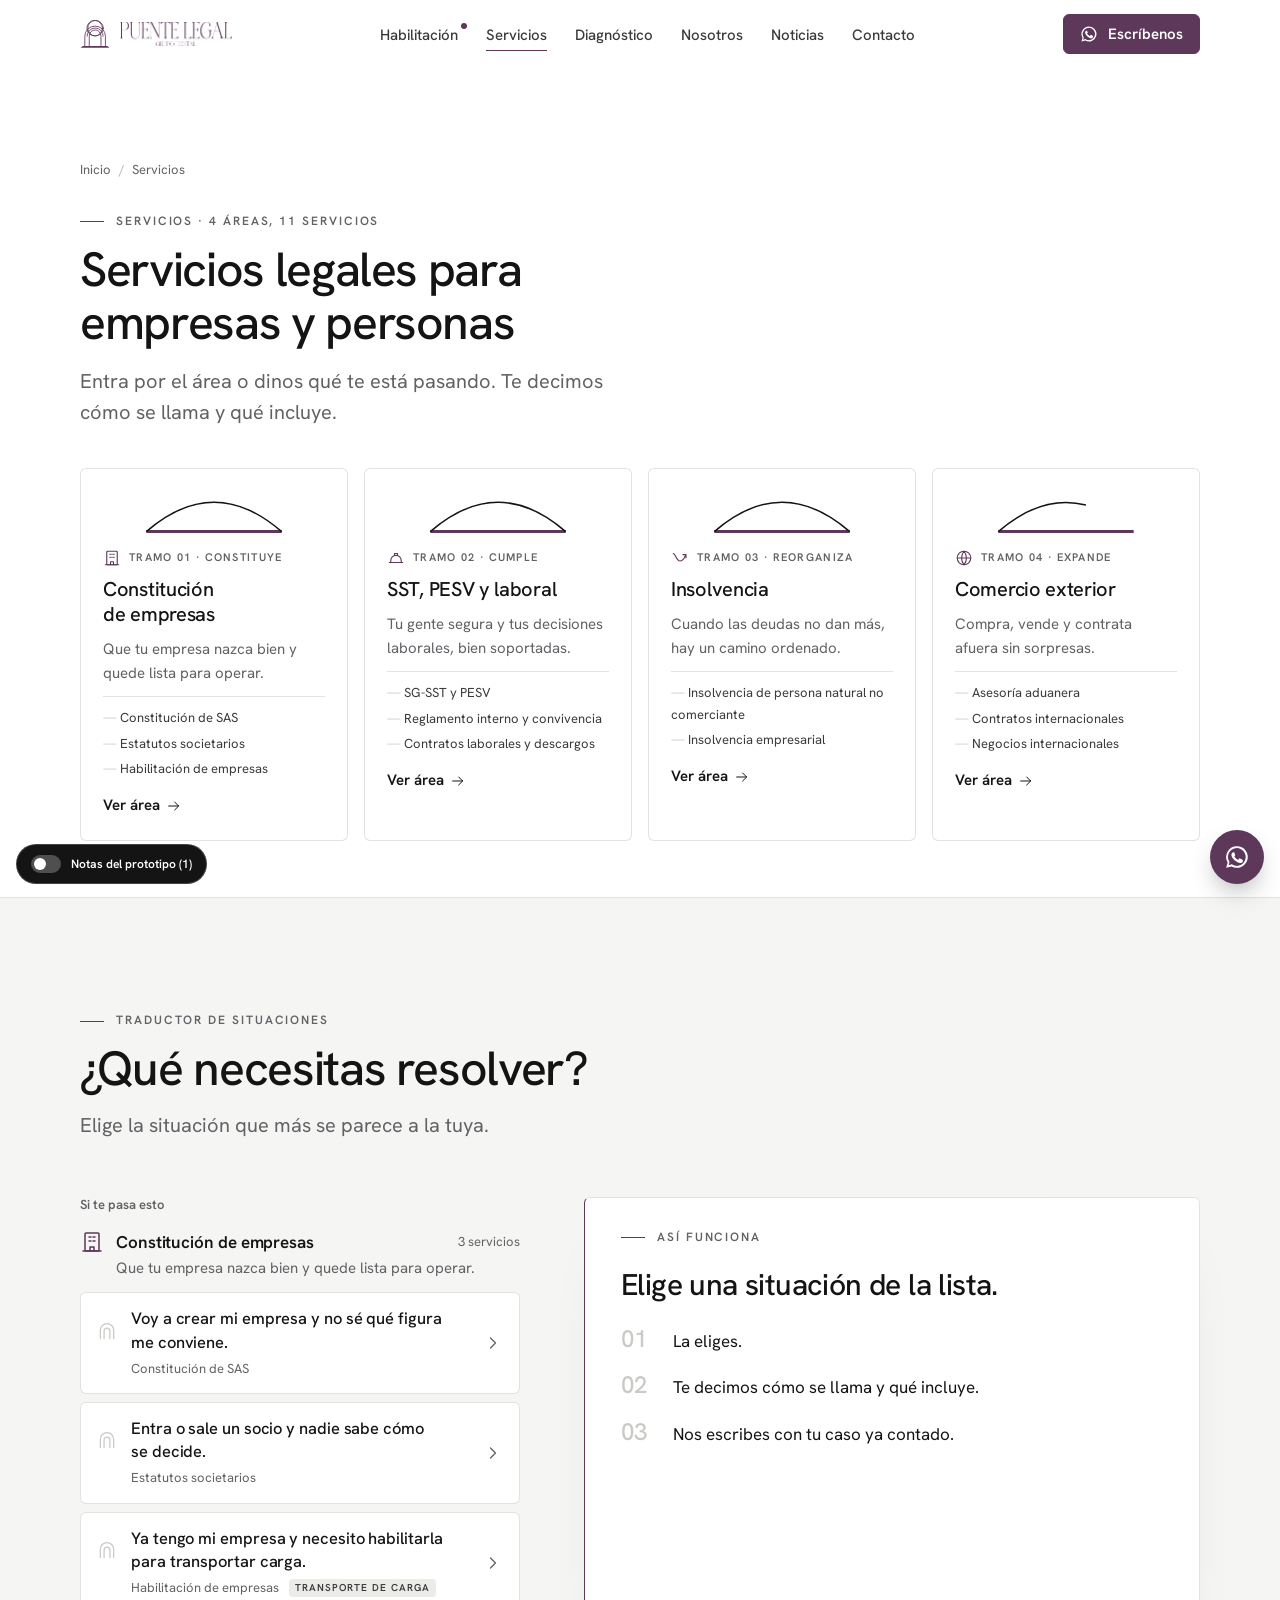
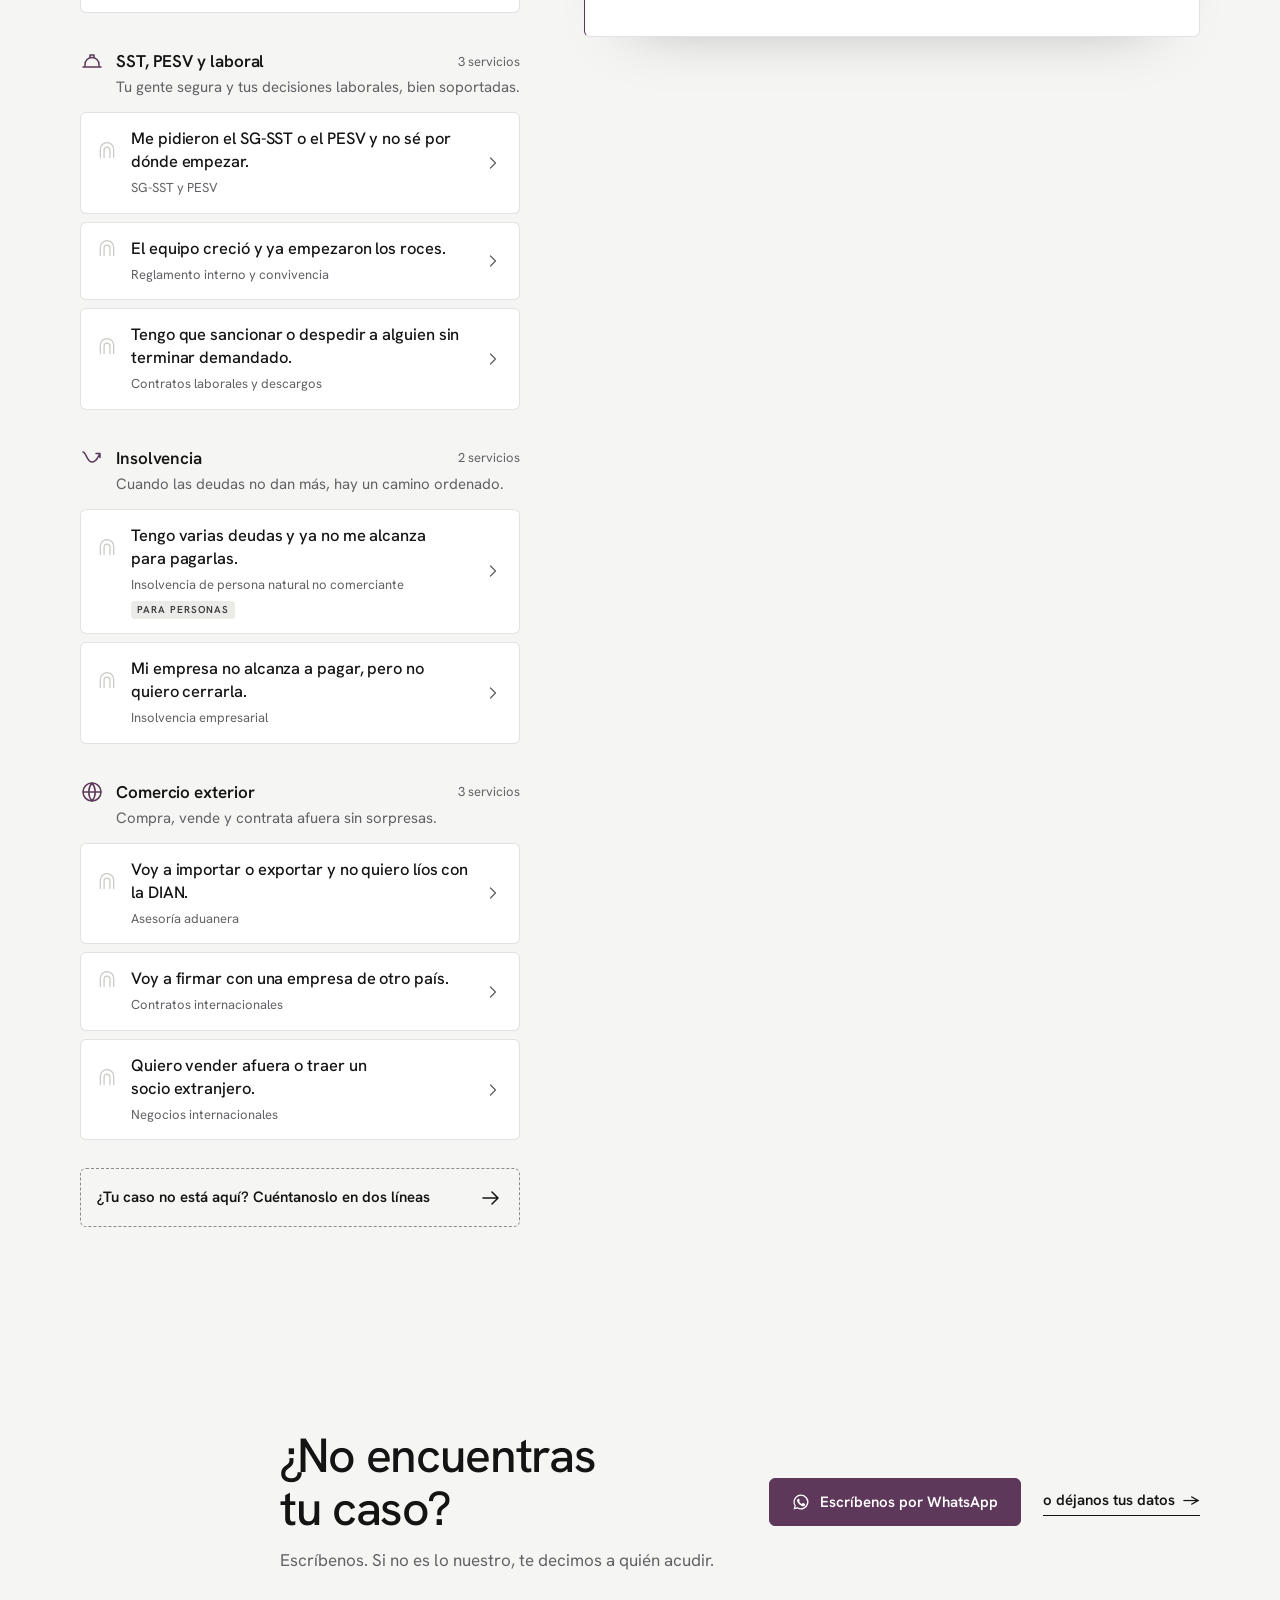
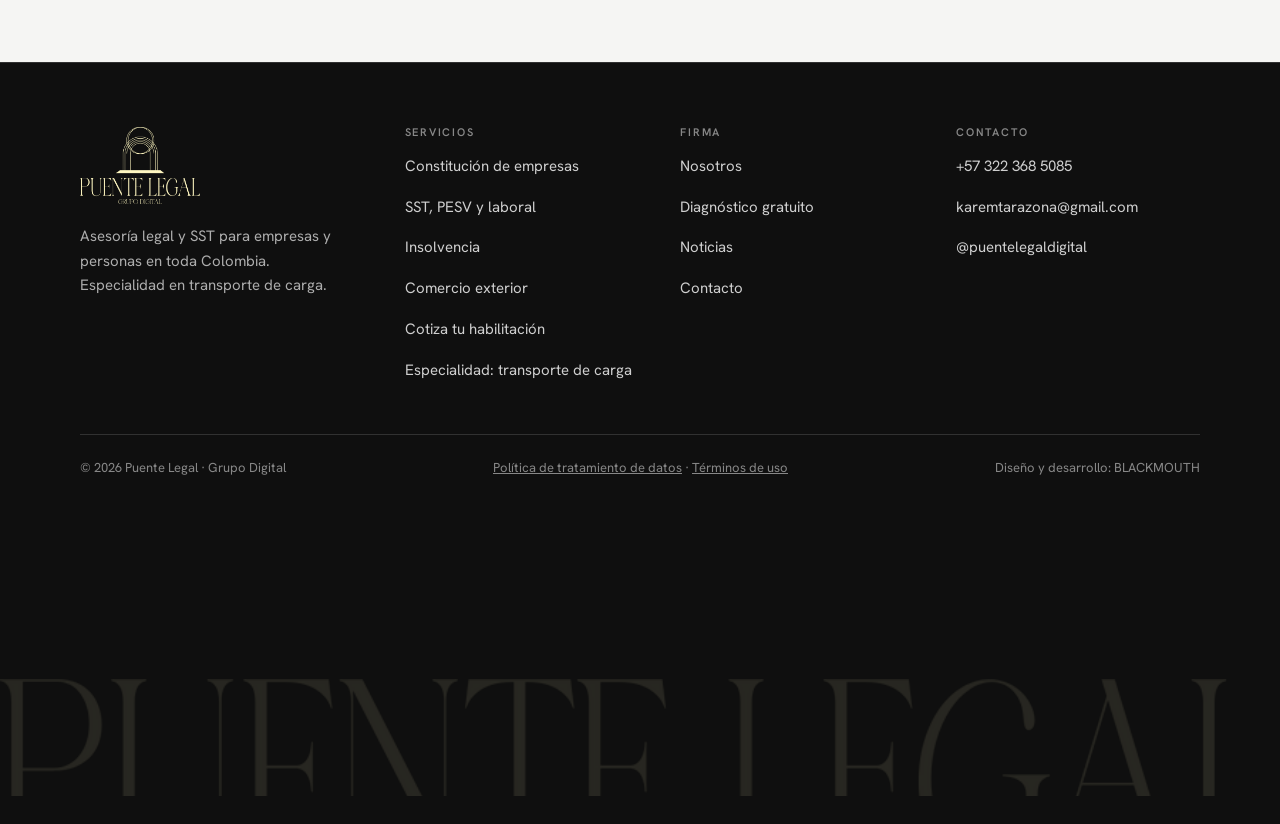
<file: servicios/index.html>
<!doctype html>
<html lang="es-CO">
<head>
<meta charset="utf-8">
<meta name="viewport" content="width=device-width, initial-scale=1, viewport-fit=cover">
<title>Servicios legales para empresas y personas | Puente Legal</title>
<meta name="description" content="Constitución de empresas, SG-SST y PESV, laboral, insolvencia y comercio exterior. Encuentra el servicio según lo que te está pasando.">
<!-- PROTOTIPO: quitar noindex cuando el sitio viva en el dominio definitivo -->
<meta name="robots" content="noindex, nofollow">
<link rel="canonical" href="https://puentelegal.com.co/servicios/">
<meta name="theme-color" content="#FFFFFF">
<meta property="og:type" content="website">
<meta property="og:locale" content="es_CO">
<meta property="og:site_name" content="Puente Legal">
<meta property="og:title" content="Servicios legales para empresas y personas | Puente Legal">
<meta property="og:description" content="Constitución de empresas, SG-SST y PESV, laboral, insolvencia y comercio exterior. Encuentra el servicio según lo que te está pasando.">
<meta property="og:url" content="https://blackmouthagency-dev.github.io/puente-legal/servicios/">
<meta property="og:image" content="https://blackmouthagency-dev.github.io/puente-legal/assets/img/og.jpg">
<meta property="og:image:width" content="1200">
<meta property="og:image:height" content="630">
<meta name="twitter:card" content="summary_large_image">
<link rel="icon" href="../assets/img/favicon.svg" type="image/svg+xml">
<script>document.documentElement.classList.add("js")</script>
<link rel="preconnect" href="https://fonts.googleapis.com">
<link rel="preconnect" href="https://fonts.gstatic.com" crossorigin>
<link rel="stylesheet" href="https://fonts.googleapis.com/css2?family=Hanken+Grotesk:wght@400;500;600;700&display=swap">
<link rel="stylesheet" href="../assets/site.css">
<script type="application/ld+json">
{
 "@context": "https://schema.org",
 "@graph": [
  {
   "@type": "BreadcrumbList",
   "itemListElement": [
    {
     "@type": "ListItem",
     "position": 1,
     "name": "Inicio",
     "item": "https://puentelegal.com.co/"
    },
    {
     "@type": "ListItem",
     "position": 2,
     "name": "Servicios"
    }
   ]
  },
  {
   "@type": "CollectionPage",
   "name": "Servicios",
   "url": "https://puentelegal.com.co/servicios/",
   "isPartOf": {
    "@id": "https://puentelegal.com.co/#web"
   },
   "hasPart": [
    {
     "@type": "WebPage",
     "name": "Constitución de empresas",
     "url": "https://puentelegal.com.co/servicios/constitucion-de-empresas/"
    },
    {
     "@type": "WebPage",
     "name": "SST, PESV y laboral",
     "url": "https://puentelegal.com.co/servicios/sst-pesv-laboral/"
    },
    {
     "@type": "WebPage",
     "name": "Insolvencia",
     "url": "https://puentelegal.com.co/servicios/insolvencia/"
    },
    {
     "@type": "WebPage",
     "name": "Comercio exterior",
     "url": "https://puentelegal.com.co/servicios/comercio-exterior/"
    }
   ]
  }
 ]
}
</script>
</head>
<body>
<a class="skip" href="#main">Saltar al contenido</a>
<header class="site-header">
  <div class="wrap nav">
    <a class="brand" href="../" aria-label="Puente Legal, inicio">
      <svg viewBox="0 0 1060 1000" aria-hidden="true"><use href="#iso-sym"/></svg>
      <img src="../assets/img/wordmark-ciruela.png" alt="Puente Legal · Grupo Digital" width="150" height="33">
    </a>
    <nav aria-label="Principal">
    <ul class="nav-links" id="menu">
      <li><a href="../habilitacion-transporte-de-carga/" class="nav-star">Habilitación</a></li>
      <li><a href="../servicios/" aria-current="page">Servicios</a></li>
      <li><a href="../diagnostico/">Diagnóstico</a></li>
      <li><a href="../nosotros/">Nosotros</a></li>
      <li><a href="../noticias/">Noticias</a></li>
      <li><a href="../contacto/">Contacto</a></li>
      <li class="only-sm"><a class="btn" href="https://wa.me/573223685085" data-wa="Hola, Puente Legal. Quiero una asesoría." data-conv="whatsapp" data-loc="menu"><svg class="i" aria-hidden="true" focusable="false"><use href="#i-whatsapp"/></svg> Escríbenos por WhatsApp</a></li>
    </ul>
    </nav>
    <div class="nav-cta">
      <a class="btn btn-hide-sm" href="https://wa.me/573223685085" data-wa="Hola, Puente Legal. Quiero una asesoría." data-conv="whatsapp" data-loc="header"><svg class="i" aria-hidden="true" focusable="false"><use href="#i-whatsapp"/></svg> Escríbenos</a>
      <button class="menu-btn" type="button" aria-expanded="false" aria-controls="menu" aria-label="Abrir menú">
        <svg width="20" height="20" viewBox="0 0 20 20" aria-hidden="true"><path d="M2 6h16M2 14h16" stroke="currentColor" stroke-width="1.6"/></svg>
      </button>
    </div>
  </div>
  
</header>
<svg width="0" height="0" style="position:absolute" aria-hidden="true" focusable="false">
  <symbol id="iso-sym" viewBox="430 20 1060 1000">
    <g fill="none" stroke="currentColor" stroke-width="30" stroke-linecap="round">
      <circle cx="948" cy="312" r="277"/><circle cx="980" cy="312" r="277"/>
      <path d="M596 950V600A368 362 0 0 1 1332 600V950"/>
      <path d="M676 600A288 294 0 0 1 1252 600"/>
      <path d="M755.5 950V600A208.75 226 0 0 1 1173 600V950"/>
    </g>
    <polygon points="530,950 1397,950 1475,1013 443,1013" fill="currentColor"/>
  </symbol>
  <symbol id="i-empresa" viewBox="0 0 24 24"><rect x="5" y="3" width="14" height="18" rx="1" pathLength="1"/><path d="M9 7h2M13 7h2M9 11h2M13 11h2M10 21v-4h4v4M3 21h18" pathLength="1"/></symbol>
  <symbol id="i-casco" viewBox="0 0 24 24"><path d="M3 18h18M5 18v-2.5a7 7 0 0 1 14 0V18M10 8.8V6h4v2.8" pathLength="1"/></symbol>
  <symbol id="i-recupera" viewBox="0 0 24 24"><path d="M3 6c3 0 4 10 9 10s6-6 8-8M16 7.5h4v4" pathLength="1"/></symbol>
  <symbol id="i-globo" viewBox="0 0 24 24"><circle cx="12" cy="12" r="9" pathLength="1"/><path d="M3 12h18M12 3a14 14 0 0 1 0 18M12 3a14 14 0 0 0 0 18" pathLength="1"/></symbol>
  <symbol id="i-arco" viewBox="0 0 24 24"><path d="M4 21V11a8 8 0 0 1 16 0v10M8.5 21v-9a3.5 3.5 0 0 1 7 0v9" pathLength="1"/></symbol>
  <symbol id="i-chevron" viewBox="0 0 24 24"><path d="M9 6l6 6-6 6"/></symbol>
  <symbol id="i-flecha" viewBox="0 0 24 24"><path d="M4 12h15M13 6l6 6-6 6"/></symbol>
  <symbol id="i-check" viewBox="0 0 24 24"><path d="M5 12.5l4.5 4.5L19 7.5"/></symbol>
  <symbol id="i-mas" viewBox="0 0 24 24"><path d="M5 12h14"/><path d="M12 5v14"/></symbol>
  <symbol id="i-camion" viewBox="0 0 24 24"><path d="M2.5 6h11v10h-11zM13.5 9.5H18l3.5 3.5V16h-8" pathLength="1"/><circle cx="6.5" cy="17.5" r="1.8" pathLength="1"/><circle cx="17.5" cy="17.5" r="1.8" pathLength="1"/></symbol>
  <symbol id="i-habilitacion" viewBox="0 0 24 24"><path d="M14 3H6v18h12V7zM14 3v4h4" pathLength="1"/><circle cx="12" cy="13.5" r="2.5" pathLength="1"/><path d="M10.6 15.6L10 19l2-1 2 1-.6-3.4" pathLength="1"/></symbol>
  <symbol id="i-lupa" viewBox="0 0 24 24"><circle cx="10.5" cy="10.5" r="6.5" pathLength="1"/><path d="M15.3 15.3L21 21M8 10.5h5" pathLength="1"/></symbol>
  <symbol id="i-saldo" viewBox="0 0 24 24"><path d="M14 3H6v18h12V7zM14 3v4h4" pathLength="1"/><path d="M12 10v7M14 11.2c-.4-.6-1.1-.9-2-.9-1.1 0-2 .6-2 1.4 0 1.9 4 1 4 2.9 0 .8-.9 1.4-2 1.4-.9 0-1.7-.4-2.1-1" pathLength="1"/></symbol>
  <symbol id="i-volante" viewBox="0 0 24 24"><circle cx="12" cy="12" r="9" pathLength="1"/><circle cx="12" cy="12" r="2" pathLength="1"/><path d="M3.5 10.5l6.5 1M20.5 10.5l-6.5 1M12 14v7" pathLength="1"/></symbol>
  <symbol id="i-doc" viewBox="0 0 24 24"><path d="M14 3H6v18h12V7zM14 3v4h4M9 11h6M9 14.5h6M9 18h4" pathLength="1"/></symbol>
  <symbol id="i-escudo" viewBox="0 0 24 24"><path d="M12 3l7 3v5c0 4.5-3 8.3-7 10-4-1.7-7-5.5-7-10V6z" pathLength="1"/><path d="M9 12l2 2 4-4" pathLength="1"/></symbol>
  <symbol id="i-balanza" viewBox="0 0 24 24"><path d="M12 4v16M8 20h8M5 7h14M5 7l-2.5 6a2.5 2.5 0 0 0 5 0zM19 7l-2.5 6a2.5 2.5 0 0 0 5 0z" pathLength="1"/></symbol>
  <symbol id="i-chat" viewBox="0 0 24 24"><path d="M4 5h16v11H9l-5 4z" pathLength="1"/><path d="M8 9.5h8M8 12.5h5" pathLength="1"/></symbol>
  <symbol id="i-telefono" viewBox="0 0 24 24"><path d="M5 3h4l2 5-2.5 1.5a11 11 0 0 0 6 6L16 13l5 2v4a2 2 0 0 1-2 2A16 16 0 0 1 3 5a2 2 0 0 1 2-2Z"/></symbol>
  <symbol id="i-correo" viewBox="0 0 24 24"><path d="M3 6h18v12H3zM3 6l9 7 9-7"/></symbol>
  <symbol id="i-instagram" viewBox="0 0 24 24"><rect x="3" y="3" width="18" height="18" rx="5"/><circle cx="12" cy="12" r="4"/><circle cx="17.5" cy="6.5" r=".6"/></symbol>
  <symbol id="i-whatsapp" viewBox="0 0 24 24"><path fill="currentColor" stroke="none" d="M12 2a10 10 0 0 0-8.6 15.1L2 22l5-1.3A10 10 0 1 0 12 2Zm0 18.2c-1.6 0-3.1-.4-4.4-1.2l-.3-.2-3 .8.8-2.9-.2-.3A8.2 8.2 0 1 1 12 20.2Zm4.5-6.1c-.2-.1-1.5-.7-1.7-.8-.2-.1-.4-.1-.6.1l-.8 1c-.1.2-.3.2-.5.1a6.7 6.7 0 0 1-3.3-2.9c-.2-.4.2-.4.7-1.3.1-.2 0-.3 0-.4l-.8-1.8c-.2-.5-.4-.4-.6-.4h-.5a1 1 0 0 0-.7.3 3 3 0 0 0-.9 2.2 5.2 5.2 0 0 0 1.1 2.7 11.8 11.8 0 0 0 4.5 4c1.7.7 2.3.8 3.2.6.5-.1 1.5-.6 1.7-1.2.2-.6.2-1.1.1-1.2l-.5-.3Z"/></symbol>
</svg>

<main id="main">
<section class="page-hero s-blanco" aria-labelledby="h1">
  <div class="wrap">
    <ol class="crumbs"><li><a href="../">Inicio</a></li><li aria-current="page">Servicios</li></ol>
    <p class="eyebrow">Servicios · 4 áreas, 11 servicios</p>
    <h1 id="h1" class="h1-page" data-split="words">Servicios legales para empresas y personas</h1>
    <p class="lead muted" style="margin-top:16px">Entra por el área o dinos qué te está pasando. Te decimos cómo se llama y qué incluye.</p>
    <div style="margin-top:40px"><div class="acards" data-draw="view"><a class="acard" href="../servicios/constitucion-de-empresas/">
      <svg class="acard-arch" viewBox="0 0 160 52" aria-hidden="true" focusable="false"><path d="M0 48H160" pathLength="1" data-seg="0.00,0.25"/><path d="M0 48C53 2 107 2 160 48" pathLength="1" data-seg="0.10,0.42"/></svg>
      <span class="acard-k"><svg class="i" aria-hidden="true" focusable="false"><use href="#i-empresa"/></svg> Tramo 01 · Constituye</span>
      <h2>Constitución de empresas</h2>
      <p>Que tu empresa nazca bien y quede lista para operar.</p>
      <ul><li>Constitución de SAS</li><li>Estatutos societarios</li><li>Habilitación de empresas</li></ul>
      <span class="acard-go">Ver área <svg class="i i-flecha" aria-hidden="true" focusable="false"><use href="#i-flecha"/></svg></span>
    </a><a class="acard" href="../servicios/sst-pesv-laboral/">
      <svg class="acard-arch" viewBox="0 0 160 52" aria-hidden="true" focusable="false"><path d="M0 48H160" pathLength="1" data-seg="0.14,0.39"/><path d="M0 48C53 2 107 2 160 48" pathLength="1" data-seg="0.24,0.56"/></svg>
      <span class="acard-k"><svg class="i" aria-hidden="true" focusable="false"><use href="#i-casco"/></svg> Tramo 02 · Cumple</span>
      <h2>SST, PESV y laboral</h2>
      <p>Tu gente segura y tus decisiones laborales, bien soportadas.</p>
      <ul><li>SG-SST y PESV</li><li>Reglamento interno y convivencia</li><li>Contratos laborales y descargos</li></ul>
      <span class="acard-go">Ver área <svg class="i i-flecha" aria-hidden="true" focusable="false"><use href="#i-flecha"/></svg></span>
    </a><a class="acard" href="../servicios/insolvencia/">
      <svg class="acard-arch" viewBox="0 0 160 52" aria-hidden="true" focusable="false"><path d="M0 48H160" pathLength="1" data-seg="0.28,0.53"/><path d="M0 48C53 2 107 2 160 48" pathLength="1" data-seg="0.38,0.70"/></svg>
      <span class="acard-k"><svg class="i" aria-hidden="true" focusable="false"><use href="#i-recupera"/></svg> Tramo 03 · Reorganiza</span>
      <h2>Insolvencia</h2>
      <p>Cuando las deudas no dan más, hay un camino ordenado.</p>
      <ul><li>Insolvencia de persona natural no comerciante</li><li>Insolvencia empresarial</li></ul>
      <span class="acard-go">Ver área <svg class="i i-flecha" aria-hidden="true" focusable="false"><use href="#i-flecha"/></svg></span>
    </a><a class="acard" href="../servicios/comercio-exterior/">
      <svg class="acard-arch" viewBox="0 0 160 52" aria-hidden="true" focusable="false"><path d="M0 48H160" pathLength="1" data-seg="0.42,0.67"/><path d="M0 48C53 2 107 2 160 48" pathLength="1" data-seg="0.52,0.84"/></svg>
      <span class="acard-k"><svg class="i" aria-hidden="true" focusable="false"><use href="#i-globo"/></svg> Tramo 04 · Expande</span>
      <h2>Comercio exterior</h2>
      <p>Compra, vende y contrata afuera sin sorpresas.</p>
      <ul><li>Asesoría aduanera</li><li>Contratos internacionales</li><li>Negocios internacionales</li></ul>
      <span class="acard-go">Ver área <svg class="i i-flecha" aria-hidden="true" focusable="false"><use href="#i-flecha"/></svg></span>
    </a></div></div>
  </div>
</section>

<section id="situaciones" class="band s-gris" aria-labelledby="serv-t">
  <div class="wrap">
    <div class="sec-head">
      <p class="eyebrow">Traductor de situaciones</p>
      <h2 id="serv-t" class="h2" data-split="words">¿Qué necesitas resolver?</h2>
      <p class="lead muted">Elige la situación que más se parece a la tuya.</p>
    </div>
    <div class="board" style="--rows:17">
    <p class="board-k">Si te pasa esto</p>
    <div class="area">
      <div class="area-head" id="empresas">
        <svg class="i" aria-hidden="true" focusable="false"><use href="#i-empresa"/></svg>
        <h3>Constitución de empresas</h3><span class="area-n">3 servicios</span>
        <p class="area-hook">Que tu empresa nazca bien y quede lista para operar.</p>
      </div>
      <div class="sit">
        <h4 class="sit-h" id="constitucion-sas">
          <button class="sit-btn" type="button" id="b-constitucion-sas" aria-expanded="false" aria-controls="f-constitucion-sas">
            <svg class="i arc" aria-hidden="true" focusable="false"><use href="#i-arco"/></svg>
            <span class="sit-txt">Voy a crear mi empresa y no sé qué figura me conviene.</span>
            <span class="sit-name">Constitución de SAS</span>
            <svg class="i chev" aria-hidden="true" focusable="false"><use href="#i-chevron"/></svg>
          </button>
        </h4>
        <div class="ficha" id="f-constitucion-sas" role="region" aria-labelledby="b-constitucion-sas">
          <div class="f-top"><span class="f-area"><svg class="i" aria-hidden="true" focusable="false"><use href="#i-empresa"/></svg>Constitución de empresas</span><span class="f-count">01 / 11</span>
            <button class="f-prev" type="button" aria-label="Situación anterior"><svg class="i" aria-hidden="true" focusable="false"><use href="#i-chevron"/></svg></button><button class="f-nxt" type="button" aria-label="Situación siguiente"><svg class="i" aria-hidden="true" focusable="false"><use href="#i-chevron"/></svg></button></div>
          <p class="f-k">Eso se llama</p>
          <p class="f-name"><span>Constitución de SAS</span></p>
          <p class="f-what">Elegimos la figura, redactamos los estatutos y registramos tu empresa en la Cámara de Comercio y el RUT.</p>
          <p class="f-inc">Incluye</p>
          <ol class="f-steps"><li style="--i:0"><b>01</b>Figura y objeto social</li><li style="--i:1"><b>02</b>Estatutos a tu medida</li><li style="--i:2"><b>03</b>Registro en Cámara y RUT</li></ol>
          <p class="f-plus"><span class="badge-t"><svg class="i i-sm" aria-hidden="true" focusable="false"><use href="#i-camion"/></svg> Especialidad</span>¿Empiezas desde cero y vas a transportar carga? Te constituimos y te habilitamos en un solo proceso. <a href="../habilitacion-transporte-de-carga/?ruta=cero#cotizar">Cotiza tu habilitación →</a></p>
          <div class="f-cta">
            <a class="btn" href="https://wa.me/573223685085" data-wa="Hola, Puente Legal. Mi situación: Voy a crear mi empresa y no sé qué figura me conviene. Me interesa: Constitución de SAS." data-conv="whatsapp_servicio" data-loc="constitucion-sas"><svg class="i" aria-hidden="true" focusable="false"><use href="#i-whatsapp"/></svg> Cuéntanos tu caso</a>
            <a class="link-arrow" href="../servicios/constitucion-de-empresas/#constitucion-sas">Ver el detalle <span aria-hidden="true">→</span></a>
          </div>
          <button class="f-next" type="button">Siguiente situación <svg class="i i-sm" aria-hidden="true" focusable="false"><use href="#i-flecha"/></svg></button>
        </div>
      </div>
      <div class="sit">
        <h4 class="sit-h" id="estatutos-societarios">
          <button class="sit-btn" type="button" id="b-estatutos-societarios" aria-expanded="false" aria-controls="f-estatutos-societarios">
            <svg class="i arc" aria-hidden="true" focusable="false"><use href="#i-arco"/></svg>
            <span class="sit-txt">Entra o sale un socio y nadie sabe cómo se decide.</span>
            <span class="sit-name">Estatutos societarios</span>
            <svg class="i chev" aria-hidden="true" focusable="false"><use href="#i-chevron"/></svg>
          </button>
        </h4>
        <div class="ficha" id="f-estatutos-societarios" role="region" aria-labelledby="b-estatutos-societarios">
          <div class="f-top"><span class="f-area"><svg class="i" aria-hidden="true" focusable="false"><use href="#i-empresa"/></svg>Constitución de empresas</span><span class="f-count">02 / 11</span>
            <button class="f-prev" type="button" aria-label="Situación anterior"><svg class="i" aria-hidden="true" focusable="false"><use href="#i-chevron"/></svg></button><button class="f-nxt" type="button" aria-label="Situación siguiente"><svg class="i" aria-hidden="true" focusable="false"><use href="#i-chevron"/></svg></button></div>
          <p class="f-k">Eso se llama</p>
          <p class="f-name"><span>Estatutos societarios</span></p>
          <p class="f-what">Reformamos tus estatutos y pactamos con los socios cómo se entra, se sale y se decide.</p>
          <p class="f-inc">Incluye</p>
          <ol class="f-steps"><li style="--i:0"><b>01</b>Reforma de estatutos</li><li style="--i:1"><b>02</b>Acuerdo de accionistas</li><li style="--i:2"><b>03</b>Actas y libros en regla</li></ol>
          
          <div class="f-cta">
            <a class="btn" href="https://wa.me/573223685085" data-wa="Hola, Puente Legal. Mi situación: Entra o sale un socio y nadie sabe cómo se decide. Me interesa: Estatutos societarios." data-conv="whatsapp_servicio" data-loc="estatutos-societarios"><svg class="i" aria-hidden="true" focusable="false"><use href="#i-whatsapp"/></svg> Cuéntanos tu caso</a>
            <a class="link-arrow" href="../servicios/constitucion-de-empresas/#estatutos-societarios">Ver el detalle <span aria-hidden="true">→</span></a>
          </div>
          <button class="f-next" type="button">Siguiente situación <svg class="i i-sm" aria-hidden="true" focusable="false"><use href="#i-flecha"/></svg></button>
        </div>
      </div>
      <div class="sit">
        <h4 class="sit-h" id="habilitacion-empresas">
          <button class="sit-btn" type="button" id="b-habilitacion-empresas" aria-expanded="false" aria-controls="f-habilitacion-empresas">
            <svg class="i arc" aria-hidden="true" focusable="false"><use href="#i-arco"/></svg>
            <span class="sit-txt">Ya tengo mi empresa y necesito habilitarla para transportar carga.</span>
            <span class="sit-name">Habilitación de empresas<span class="tag">Transporte de carga</span></span>
            <svg class="i chev" aria-hidden="true" focusable="false"><use href="#i-chevron"/></svg>
          </button>
        </h4>
        <div class="ficha" id="f-habilitacion-empresas" role="region" aria-labelledby="b-habilitacion-empresas">
          <div class="f-top"><span class="f-area"><svg class="i" aria-hidden="true" focusable="false"><use href="#i-empresa"/></svg>Constitución de empresas</span><span class="f-count">03 / 11</span>
            <button class="f-prev" type="button" aria-label="Situación anterior"><svg class="i" aria-hidden="true" focusable="false"><use href="#i-chevron"/></svg></button><button class="f-nxt" type="button" aria-label="Situación siguiente"><svg class="i" aria-hidden="true" focusable="false"><use href="#i-chevron"/></svg></button></div>
          <p class="f-k">Eso se llama</p>
          <p class="f-name"><span>Habilitación de empresas</span></p>
          <p class="f-what">Tramitamos la habilitación de tu empresa de transporte de carga ante el Ministerio de Transporte y su Dirección Territorial, y te asesoramos con el PESV y el SARLAFT.</p>
          <p class="f-inc">Incluye</p>
          <ol class="f-steps"><li style="--i:0"><b>01</b>Revisión de requisitos y documentos</li><li style="--i:1"><b>02</b>Radicación ante la Dirección Territorial</li><li style="--i:2"><b>03</b>PESV y SARLAFT, si te aplican</li></ol>
          <p class="f-plus"><span class="badge-t"><svg class="i i-sm" aria-hidden="true" focusable="false"><use href="#i-camion"/></svg> Especialidad</span>Es nuestro producto especial. Te enviamos la cotización por escrito antes de empezar. <a href="../habilitacion-transporte-de-carga/#cotizar">Cotiza tu habilitación →</a></p>
          <div class="f-cta">
            <a class="btn" href="../habilitacion-transporte-de-carga/#cotizar" data-conv="cta_cotiza_habilitacion" data-loc="habilitacion-empresas">Cotiza tu habilitación <svg class="i i-flecha" aria-hidden="true" focusable="false"><use href="#i-flecha"/></svg></a>
            <a class="link-arrow" href="../servicios/constitucion-de-empresas/#habilitacion-empresas">Ver el detalle <span aria-hidden="true">→</span></a>
          </div>
          <button class="f-next" type="button">Siguiente situación <svg class="i i-sm" aria-hidden="true" focusable="false"><use href="#i-flecha"/></svg></button>
        </div>
      </div>
    </div>
    <div class="area">
      <div class="area-head" id="laboral">
        <svg class="i" aria-hidden="true" focusable="false"><use href="#i-casco"/></svg>
        <h3>SST, PESV y laboral</h3><span class="area-n">3 servicios</span>
        <p class="area-hook">Tu gente segura y tus decisiones laborales, bien soportadas.</p>
      </div>
      <div class="sit">
        <h4 class="sit-h" id="sg-sst-pesv">
          <button class="sit-btn" type="button" id="b-sg-sst-pesv" aria-expanded="false" aria-controls="f-sg-sst-pesv">
            <svg class="i arc" aria-hidden="true" focusable="false"><use href="#i-arco"/></svg>
            <span class="sit-txt">Me pidieron el SG-SST o el PESV y no sé por dónde empezar.</span>
            <span class="sit-name">SG-SST y PESV</span>
            <svg class="i chev" aria-hidden="true" focusable="false"><use href="#i-chevron"/></svg>
          </button>
        </h4>
        <div class="ficha" id="f-sg-sst-pesv" role="region" aria-labelledby="b-sg-sst-pesv">
          <div class="f-top"><span class="f-area"><svg class="i" aria-hidden="true" focusable="false"><use href="#i-casco"/></svg>SST, PESV y laboral</span><span class="f-count">04 / 11</span>
            <button class="f-prev" type="button" aria-label="Situación anterior"><svg class="i" aria-hidden="true" focusable="false"><use href="#i-chevron"/></svg></button><button class="f-nxt" type="button" aria-label="Situación siguiente"><svg class="i" aria-hidden="true" focusable="false"><use href="#i-chevron"/></svg></button></div>
          <p class="f-k">Eso se llama</p>
          <p class="f-name"><span>SG-SST y PESV</span></p>
          <p class="f-what">Diseñamos e implementamos tu SG-SST y tu PESV para que funcionen en la operación, no solo en la auditoría.</p>
          <p class="f-inc">Incluye</p>
          <ol class="f-steps"><li style="--i:0"><b>01</b>Diagnóstico y nivel que te aplica</li><li style="--i:1"><b>02</b>Riesgos, psicosocial y capacitación</li><li style="--i:2"><b>03</b>Acompañamiento en auditorías</li></ol>
          <p class="f-plus"><span class="badge-t"><svg class="i i-sm" aria-hidden="true" focusable="false"><use href="#i-camion"/></svg> Especialidad</span>Flotas de carga: nuestra especialidad. El PESV aplica con más de 10 vehículos o 10 conductores, seas o no transportadora. <a href="../transporte-de-carga/">Ver la especialidad →</a></p>
          <div class="f-cta">
            <a class="btn" href="https://wa.me/573223685085" data-wa="Hola, Puente Legal. Mi situación: Me pidieron el SG-SST o el PESV y no sé por dónde empezar. Me interesa: SG-SST y PESV." data-conv="whatsapp_servicio" data-loc="sg-sst-pesv"><svg class="i" aria-hidden="true" focusable="false"><use href="#i-whatsapp"/></svg> Cuéntanos tu caso</a>
            <a class="link-arrow" href="../servicios/sst-pesv-laboral/#sg-sst-pesv">Ver el detalle <span aria-hidden="true">→</span></a>
          </div>
          <button class="f-next" type="button">Siguiente situación <svg class="i i-sm" aria-hidden="true" focusable="false"><use href="#i-flecha"/></svg></button>
        </div>
      </div>
      <div class="sit">
        <h4 class="sit-h" id="reglamento-interno-convivencia">
          <button class="sit-btn" type="button" id="b-reglamento-interno-convivencia" aria-expanded="false" aria-controls="f-reglamento-interno-convivencia">
            <svg class="i arc" aria-hidden="true" focusable="false"><use href="#i-arco"/></svg>
            <span class="sit-txt">El equipo creció y ya empezaron los roces.</span>
            <span class="sit-name">Reglamento interno y convivencia</span>
            <svg class="i chev" aria-hidden="true" focusable="false"><use href="#i-chevron"/></svg>
          </button>
        </h4>
        <div class="ficha" id="f-reglamento-interno-convivencia" role="region" aria-labelledby="b-reglamento-interno-convivencia">
          <div class="f-top"><span class="f-area"><svg class="i" aria-hidden="true" focusable="false"><use href="#i-casco"/></svg>SST, PESV y laboral</span><span class="f-count">05 / 11</span>
            <button class="f-prev" type="button" aria-label="Situación anterior"><svg class="i" aria-hidden="true" focusable="false"><use href="#i-chevron"/></svg></button><button class="f-nxt" type="button" aria-label="Situación siguiente"><svg class="i" aria-hidden="true" focusable="false"><use href="#i-chevron"/></svg></button></div>
          <p class="f-k">Eso se llama</p>
          <p class="f-name"><span>Reglamento interno y convivencia</span></p>
          <p class="f-what">Ajustamos tu reglamento interno y ponemos a funcionar el comité de convivencia laboral.</p>
          <p class="f-inc">Incluye</p>
          <ol class="f-steps"><li style="--i:0"><b>01</b>Reglamento interno de trabajo</li><li style="--i:1"><b>02</b>Comité de convivencia</li><li style="--i:2"><b>03</b>Protocolo contra el acoso</li></ol>
          
          <div class="f-cta">
            <a class="btn" href="https://wa.me/573223685085" data-wa="Hola, Puente Legal. Mi situación: El equipo creció y ya empezaron los roces. Me interesa: Reglamento interno y convivencia." data-conv="whatsapp_servicio" data-loc="reglamento-interno-convivencia"><svg class="i" aria-hidden="true" focusable="false"><use href="#i-whatsapp"/></svg> Cuéntanos tu caso</a>
            <a class="link-arrow" href="../servicios/sst-pesv-laboral/#reglamento-interno-convivencia">Ver el detalle <span aria-hidden="true">→</span></a>
          </div>
          <button class="f-next" type="button">Siguiente situación <svg class="i i-sm" aria-hidden="true" focusable="false"><use href="#i-flecha"/></svg></button>
        </div>
      </div>
      <div class="sit">
        <h4 class="sit-h" id="contratos-laborales-descargos">
          <button class="sit-btn" type="button" id="b-contratos-laborales-descargos" aria-expanded="false" aria-controls="f-contratos-laborales-descargos">
            <svg class="i arc" aria-hidden="true" focusable="false"><use href="#i-arco"/></svg>
            <span class="sit-txt">Tengo que sancionar o despedir a alguien sin terminar demandado.</span>
            <span class="sit-name">Contratos laborales y descargos</span>
            <svg class="i chev" aria-hidden="true" focusable="false"><use href="#i-chevron"/></svg>
          </button>
        </h4>
        <div class="ficha" id="f-contratos-laborales-descargos" role="region" aria-labelledby="b-contratos-laborales-descargos">
          <div class="f-top"><span class="f-area"><svg class="i" aria-hidden="true" focusable="false"><use href="#i-casco"/></svg>SST, PESV y laboral</span><span class="f-count">06 / 11</span>
            <button class="f-prev" type="button" aria-label="Situación anterior"><svg class="i" aria-hidden="true" focusable="false"><use href="#i-chevron"/></svg></button><button class="f-nxt" type="button" aria-label="Situación siguiente"><svg class="i" aria-hidden="true" focusable="false"><use href="#i-chevron"/></svg></button></div>
          <p class="f-k">Eso se llama</p>
          <p class="f-name"><span>Contratos laborales y descargos</span></p>
          <p class="f-what">Redactamos tus contratos y llevamos los descargos con debido proceso, para que la decisión se sostenga.</p>
          <p class="f-inc">Incluye</p>
          <ol class="f-steps"><li style="--i:0"><b>01</b>Contratos laborales y de servicios</li><li style="--i:1"><b>02</b>Descargos con debido proceso</li><li style="--i:2"><b>03</b>Terminaciones con menos riesgo</li></ol>
          
          <div class="f-cta">
            <a class="btn" href="https://wa.me/573223685085" data-wa="Hola, Puente Legal. Mi situación: Tengo que sancionar o despedir a alguien sin terminar demandado. Me interesa: Contratos laborales y descargos." data-conv="whatsapp_servicio" data-loc="contratos-laborales-descargos"><svg class="i" aria-hidden="true" focusable="false"><use href="#i-whatsapp"/></svg> Cuéntanos tu caso</a>
            <a class="link-arrow" href="../servicios/sst-pesv-laboral/#contratos-laborales-descargos">Ver el detalle <span aria-hidden="true">→</span></a>
          </div>
          <button class="f-next" type="button">Siguiente situación <svg class="i i-sm" aria-hidden="true" focusable="false"><use href="#i-flecha"/></svg></button>
        </div>
      </div>
    </div>
    <div class="area">
      <div class="area-head" id="insolvencia">
        <svg class="i" aria-hidden="true" focusable="false"><use href="#i-recupera"/></svg>
        <h3>Insolvencia</h3><span class="area-n">2 servicios</span>
        <p class="area-hook">Cuando las deudas no dan más, hay un camino ordenado.</p>
      </div>
      <div class="sit">
        <h4 class="sit-h" id="insolvencia-persona-natural">
          <button class="sit-btn" type="button" id="b-insolvencia-persona-natural" aria-expanded="false" aria-controls="f-insolvencia-persona-natural">
            <svg class="i arc" aria-hidden="true" focusable="false"><use href="#i-arco"/></svg>
            <span class="sit-txt">Tengo varias deudas y ya no me alcanza para pagarlas.</span>
            <span class="sit-name">Insolvencia de persona natural no comerciante<span class="tag">Para personas</span></span>
            <svg class="i chev" aria-hidden="true" focusable="false"><use href="#i-chevron"/></svg>
          </button>
        </h4>
        <div class="ficha" id="f-insolvencia-persona-natural" role="region" aria-labelledby="b-insolvencia-persona-natural">
          <div class="f-top"><span class="f-area"><svg class="i" aria-hidden="true" focusable="false"><use href="#i-recupera"/></svg>Insolvencia</span><span class="f-count">07 / 11</span>
            <button class="f-prev" type="button" aria-label="Situación anterior"><svg class="i" aria-hidden="true" focusable="false"><use href="#i-chevron"/></svg></button><button class="f-nxt" type="button" aria-label="Situación siguiente"><svg class="i" aria-hidden="true" focusable="false"><use href="#i-chevron"/></svg></button></div>
          <p class="f-k">Eso se llama</p>
          <p class="f-name"><span>Insolvencia de persona natural no comerciante</span></p>
          <p class="f-what">Revisamos si cumples los requisitos y negociamos con todos tus acreedores a la vez, ante un centro de conciliación o una notaría.</p>
          <p class="f-inc">Incluye</p>
          <ol class="f-steps"><li style="--i:0"><b>01</b>Revisión de requisitos</li><li style="--i:1"><b>02</b>Negociación con acreedores</li><li style="--i:2"><b>03</b>Acuerdo de pago o liquidación</li></ol>
          
          <div class="f-cta">
            <a class="btn" href="https://wa.me/573223685085" data-wa="Hola, Puente Legal. Mi situación: Tengo varias deudas y ya no me alcanza para pagarlas. Me interesa: Insolvencia de persona natural no comerciante." data-conv="whatsapp_servicio" data-loc="insolvencia-persona-natural"><svg class="i" aria-hidden="true" focusable="false"><use href="#i-whatsapp"/></svg> Cuéntanos tu caso</a>
            <a class="link-arrow" href="../servicios/insolvencia/#insolvencia-persona-natural">Ver el detalle <span aria-hidden="true">→</span></a>
          </div>
          <button class="f-next" type="button">Siguiente situación <svg class="i i-sm" aria-hidden="true" focusable="false"><use href="#i-flecha"/></svg></button>
        </div>
      </div>
      <div class="sit">
        <h4 class="sit-h" id="insolvencia-empresarial">
          <button class="sit-btn" type="button" id="b-insolvencia-empresarial" aria-expanded="false" aria-controls="f-insolvencia-empresarial">
            <svg class="i arc" aria-hidden="true" focusable="false"><use href="#i-arco"/></svg>
            <span class="sit-txt">Mi empresa no alcanza a pagar, pero no quiero cerrarla.</span>
            <span class="sit-name">Insolvencia empresarial</span>
            <svg class="i chev" aria-hidden="true" focusable="false"><use href="#i-chevron"/></svg>
          </button>
        </h4>
        <div class="ficha" id="f-insolvencia-empresarial" role="region" aria-labelledby="b-insolvencia-empresarial">
          <div class="f-top"><span class="f-area"><svg class="i" aria-hidden="true" focusable="false"><use href="#i-recupera"/></svg>Insolvencia</span><span class="f-count">08 / 11</span>
            <button class="f-prev" type="button" aria-label="Situación anterior"><svg class="i" aria-hidden="true" focusable="false"><use href="#i-chevron"/></svg></button><button class="f-nxt" type="button" aria-label="Situación siguiente"><svg class="i" aria-hidden="true" focusable="false"><use href="#i-chevron"/></svg></button></div>
          <p class="f-k">Eso se llama</p>
          <p class="f-name"><span>Insolvencia empresarial</span></p>
          <p class="f-what">Buscamos que tu empresa siga operando mientras paga, con un proceso de reorganización.</p>
          <p class="f-inc">Incluye</p>
          <ol class="f-steps"><li style="--i:0"><b>01</b>Reorganización</li><li style="--i:1"><b>02</b>Acuerdo extrajudicial validado</li><li style="--i:2"><b>03</b>Liquidación, si no hay alternativa</li></ol>
          
          <div class="f-cta">
            <a class="btn" href="https://wa.me/573223685085" data-wa="Hola, Puente Legal. Mi situación: Mi empresa no alcanza a pagar, pero no quiero cerrarla. Me interesa: Insolvencia empresarial." data-conv="whatsapp_servicio" data-loc="insolvencia-empresarial"><svg class="i" aria-hidden="true" focusable="false"><use href="#i-whatsapp"/></svg> Cuéntanos tu caso</a>
            <a class="link-arrow" href="../servicios/insolvencia/#insolvencia-empresarial">Ver el detalle <span aria-hidden="true">→</span></a>
          </div>
          <button class="f-next" type="button">Siguiente situación <svg class="i i-sm" aria-hidden="true" focusable="false"><use href="#i-flecha"/></svg></button>
        </div>
      </div>
    </div>
    <div class="area">
      <div class="area-head" id="comercio-exterior">
        <svg class="i" aria-hidden="true" focusable="false"><use href="#i-globo"/></svg>
        <h3>Comercio exterior</h3><span class="area-n">3 servicios</span>
        <p class="area-hook">Compra, vende y contrata afuera sin sorpresas.</p>
      </div>
      <div class="sit">
        <h4 class="sit-h" id="asesoria-aduanera">
          <button class="sit-btn" type="button" id="b-asesoria-aduanera" aria-expanded="false" aria-controls="f-asesoria-aduanera">
            <svg class="i arc" aria-hidden="true" focusable="false"><use href="#i-arco"/></svg>
            <span class="sit-txt">Voy a importar o exportar y no quiero líos con la DIAN.</span>
            <span class="sit-name">Asesoría aduanera</span>
            <svg class="i chev" aria-hidden="true" focusable="false"><use href="#i-chevron"/></svg>
          </button>
        </h4>
        <div class="ficha" id="f-asesoria-aduanera" role="region" aria-labelledby="b-asesoria-aduanera">
          <div class="f-top"><span class="f-area"><svg class="i" aria-hidden="true" focusable="false"><use href="#i-globo"/></svg>Comercio exterior</span><span class="f-count">09 / 11</span>
            <button class="f-prev" type="button" aria-label="Situación anterior"><svg class="i" aria-hidden="true" focusable="false"><use href="#i-chevron"/></svg></button><button class="f-nxt" type="button" aria-label="Situación siguiente"><svg class="i" aria-hidden="true" focusable="false"><use href="#i-chevron"/></svg></button></div>
          <p class="f-k">Eso se llama</p>
          <p class="f-name"><span>Asesoría aduanera</span></p>
          <p class="f-what">Te decimos qué régimen aplica y qué debes cumplir ante la DIAN, y te defendemos si hay sanción.</p>
          <p class="f-inc">Incluye</p>
          <ol class="f-steps"><li style="--i:0"><b>01</b>Régimen aduanero claro</li><li style="--i:1"><b>02</b>Defensa en sanciones y decomisos</li><li style="--i:2"><b>03</b>Coordinación con tu agencia de aduanas</li></ol>
          
          <div class="f-cta">
            <a class="btn" href="https://wa.me/573223685085" data-wa="Hola, Puente Legal. Mi situación: Voy a importar o exportar y no quiero líos con la DIAN. Me interesa: Asesoría aduanera." data-conv="whatsapp_servicio" data-loc="asesoria-aduanera"><svg class="i" aria-hidden="true" focusable="false"><use href="#i-whatsapp"/></svg> Cuéntanos tu caso</a>
            <a class="link-arrow" href="../servicios/comercio-exterior/#asesoria-aduanera">Ver el detalle <span aria-hidden="true">→</span></a>
          </div>
          <button class="f-next" type="button">Siguiente situación <svg class="i i-sm" aria-hidden="true" focusable="false"><use href="#i-flecha"/></svg></button>
        </div>
      </div>
      <div class="sit">
        <h4 class="sit-h" id="contratos-internacionales">
          <button class="sit-btn" type="button" id="b-contratos-internacionales" aria-expanded="false" aria-controls="f-contratos-internacionales">
            <svg class="i arc" aria-hidden="true" focusable="false"><use href="#i-arco"/></svg>
            <span class="sit-txt">Voy a firmar con una empresa de otro país.</span>
            <span class="sit-name">Contratos internacionales</span>
            <svg class="i chev" aria-hidden="true" focusable="false"><use href="#i-chevron"/></svg>
          </button>
        </h4>
        <div class="ficha" id="f-contratos-internacionales" role="region" aria-labelledby="b-contratos-internacionales">
          <div class="f-top"><span class="f-area"><svg class="i" aria-hidden="true" focusable="false"><use href="#i-globo"/></svg>Comercio exterior</span><span class="f-count">10 / 11</span>
            <button class="f-prev" type="button" aria-label="Situación anterior"><svg class="i" aria-hidden="true" focusable="false"><use href="#i-chevron"/></svg></button><button class="f-nxt" type="button" aria-label="Situación siguiente"><svg class="i" aria-hidden="true" focusable="false"><use href="#i-chevron"/></svg></button></div>
          <p class="f-k">Eso se llama</p>
          <p class="f-name"><span>Contratos internacionales</span></p>
          <p class="f-what">Redactamos o revisamos el contrato: quién paga, quién responde en cada tramo y dónde se resuelve un conflicto.</p>
          <p class="f-inc">Incluye</p>
          <ol class="f-steps"><li style="--i:0"><b>01</b>Compraventa, distribución o agencia</li><li style="--i:1"><b>02</b>Incoterms bien elegidos</li><li style="--i:2"><b>03</b>Ley aplicable y arbitraje</li></ol>
          
          <div class="f-cta">
            <a class="btn" href="https://wa.me/573223685085" data-wa="Hola, Puente Legal. Mi situación: Voy a firmar con una empresa de otro país. Me interesa: Contratos internacionales." data-conv="whatsapp_servicio" data-loc="contratos-internacionales"><svg class="i" aria-hidden="true" focusable="false"><use href="#i-whatsapp"/></svg> Cuéntanos tu caso</a>
            <a class="link-arrow" href="../servicios/comercio-exterior/#contratos-internacionales">Ver el detalle <span aria-hidden="true">→</span></a>
          </div>
          <button class="f-next" type="button">Siguiente situación <svg class="i i-sm" aria-hidden="true" focusable="false"><use href="#i-flecha"/></svg></button>
        </div>
      </div>
      <div class="sit">
        <h4 class="sit-h" id="negocios-internacionales">
          <button class="sit-btn" type="button" id="b-negocios-internacionales" aria-expanded="false" aria-controls="f-negocios-internacionales">
            <svg class="i arc" aria-hidden="true" focusable="false"><use href="#i-arco"/></svg>
            <span class="sit-txt">Quiero vender afuera o traer un socio extranjero.</span>
            <span class="sit-name">Negocios internacionales</span>
            <svg class="i chev" aria-hidden="true" focusable="false"><use href="#i-chevron"/></svg>
          </button>
        </h4>
        <div class="ficha" id="f-negocios-internacionales" role="region" aria-labelledby="b-negocios-internacionales">
          <div class="f-top"><span class="f-area"><svg class="i" aria-hidden="true" focusable="false"><use href="#i-globo"/></svg>Comercio exterior</span><span class="f-count">11 / 11</span>
            <button class="f-prev" type="button" aria-label="Situación anterior"><svg class="i" aria-hidden="true" focusable="false"><use href="#i-chevron"/></svg></button><button class="f-nxt" type="button" aria-label="Situación siguiente"><svg class="i" aria-hidden="true" focusable="false"><use href="#i-chevron"/></svg></button></div>
          <p class="f-k">Eso se llama</p>
          <p class="f-name"><span>Negocios internacionales</span></p>
          <p class="f-what">Armamos la estructura legal para salir a otros mercados y te acompañamos al negociar con socios extranjeros.</p>
          <p class="f-inc">Incluye</p>
          <ol class="f-steps"><li style="--i:0"><b>01</b>Estructura para exportar</li><li style="--i:1"><b>02</b>Negociación con extranjeros</li><li style="--i:2"><b>03</b>Registro de inversión extranjera</li></ol>
          
          <div class="f-cta">
            <a class="btn" href="https://wa.me/573223685085" data-wa="Hola, Puente Legal. Mi situación: Quiero vender afuera o traer un socio extranjero. Me interesa: Negocios internacionales." data-conv="whatsapp_servicio" data-loc="negocios-internacionales"><svg class="i" aria-hidden="true" focusable="false"><use href="#i-whatsapp"/></svg> Cuéntanos tu caso</a>
            <a class="link-arrow" href="../servicios/comercio-exterior/#negocios-internacionales">Ver el detalle <span aria-hidden="true">→</span></a>
          </div>
          <button class="f-next" type="button">Siguiente situación <svg class="i i-sm" aria-hidden="true" focusable="false"><use href="#i-flecha"/></svg></button>
        </div>
      </div>
    </div>
    <a class="sit-otro" href="https://wa.me/573223685085" data-wa="Hola, Puente Legal. Mi caso es este: " data-conv="whatsapp" data-loc="servicios-otro">¿Tu caso no está aquí? Cuéntanoslo en dos líneas <svg class="i" aria-hidden="true" focusable="false"><use href="#i-flecha"/></svg></a>
    <aside class="ficha ficha-guia" aria-labelledby="guia-t">
      <p class="eyebrow">Así funciona</p>
      <p id="guia-t" class="h3">Elige una situación de la lista.</p>
      <ol class="guia-steps">
        <li><b>01</b><span>La eliges.</span></li>
        <li><b>02</b><span>Te decimos cómo se llama y qué incluye.</span></li>
        <li><b>03</b><span>Nos escribes con tu caso ya contado.</span></li>
      </ol>
    </aside>
    </div>
    <details class="proto-note"><summary>Nota · Servicios</summary><div>Las 11 frases de situación deben validarlas Karem, Katherine y Diana, idealmente contra mensajes reales de WhatsApp. Para anuncios: /servicios/?servicio=insolvencia-persona-natural abre esa ficha.</div></details>
  </div>
</section>

<section class="band-tight s-gris cierre" aria-labelledby="cierre-t">
  <div class="wrap cierre-in">
    <div class="cierre-art" data-draw="view" aria-hidden="true"><svg viewBox="0 0 400 90" preserveAspectRatio="none"><path class="pb-deck" d="M0 70H400" pathLength="1" data-seg="0,.5"/><path class="pb-arch" d="M0 70C133 0 267 0 400 70" pathLength="1" data-seg=".2,.9"/></svg></div>
    <div>
      <h2 id="cierre-t" class="h2" data-split="words">¿No encuentras tu caso?</h2>
      <p class="muted" style="margin-top:10px">Escríbenos. Si no es lo nuestro, te decimos a quién acudir.</p>
    </div>
    <div class="cierre-cta">
      <a class="btn" data-magnet href="https://wa.me/573223685085" data-wa="Hola, Puente Legal. Quiero una asesoría." data-conv="whatsapp" data-loc="servicios-cierre"><svg class="i" aria-hidden="true" focusable="false"><use href="#i-whatsapp"/></svg> Escríbenos por WhatsApp</a>
      <a class="link-arrow" href="../contacto/">o déjanos tus datos <span aria-hidden="true">→</span></a>
    </div>
  </div>
</section>
</main>

<footer class="site-footer s-negro">
  <div class="wrap">
    <div class="foot-grid">
      <div>
        <img src="../assets/img/logo-full-crema.png" alt="Puente Legal · Grupo Digital" width="120" height="77" loading="lazy">
        <p class="muted" style="margin-top:20px;font-size:var(--t-sm);max-width:34ch">Asesoría legal y SST para empresas y personas en toda Colombia. Especialidad en transporte de carga.</p>
      </div>
      <nav aria-label="Servicios">
        <h2>Servicios</h2>
        <ul>
          <li><a href="../servicios/constitucion-de-empresas/">Constitución de empresas</a></li>
          <li><a href="../servicios/sst-pesv-laboral/">SST, PESV y laboral</a></li>
          <li><a href="../servicios/insolvencia/">Insolvencia</a></li>
          <li><a href="../servicios/comercio-exterior/">Comercio exterior</a></li>
          <li><a href="../habilitacion-transporte-de-carga/">Cotiza tu habilitación</a></li>
          <li><a href="../transporte-de-carga/">Especialidad: transporte de carga</a></li>
        </ul>
      </nav>
      <nav aria-label="Firma">
        <h2>Firma</h2>
        <ul>
          <li><a href="../nosotros/">Nosotros</a></li>
          <li><a href="../diagnostico/">Diagnóstico gratuito</a></li>
          <li><a href="../noticias/">Noticias</a></li>
          <li><a href="../contacto/">Contacto</a></li>
        </ul>
      </nav>
      <div>
        <h2>Contacto</h2>
        <ul>
          <li><a href="tel:+573223685085">+57 322 368 5085</a></li>
          <li><a href="mailto:karemtarazona@gmail.com">karemtarazona@gmail.com</a></li>
          <li><a href="https://www.instagram.com/puentelegaldigital/" target="_blank" rel="noopener">@puentelegaldigital</a></li>
        </ul>
      </div>
    </div>
    <div class="foot-legal">
      <span>© <span data-year>2026</span> Puente Legal · Grupo Digital</span>
      <span><a href="#">Política de tratamiento de datos</a> · <a href="#">Términos de uso</a></span>
      <span>Diseño y desarrollo: BLACKMOUTH</span>
    </div>
  </div>
  <div class="foot-mark" data-draw="through" aria-hidden="true"><img src="../assets/img/wordmark-crema.png" alt="" width="900" height="195" loading="lazy" data-ty="0:160;.42:0"></div>
</footer>

<a class="wa-float" href="https://wa.me/573223685085" data-wa="Hola, Puente Legal. Quiero una asesoría." data-conv="whatsapp" data-loc="flotante" aria-label="Escríbenos por WhatsApp"><svg class="" aria-hidden="true" focusable="false"><use href="#i-whatsapp"/></svg></a>
<button class="proto-toggle" type="button" aria-pressed="false"><i aria-hidden="true"></i><span>Notas del prototipo</span></button>

<script src="../assets/site.js" defer></script>
</body>
</html>
</file>
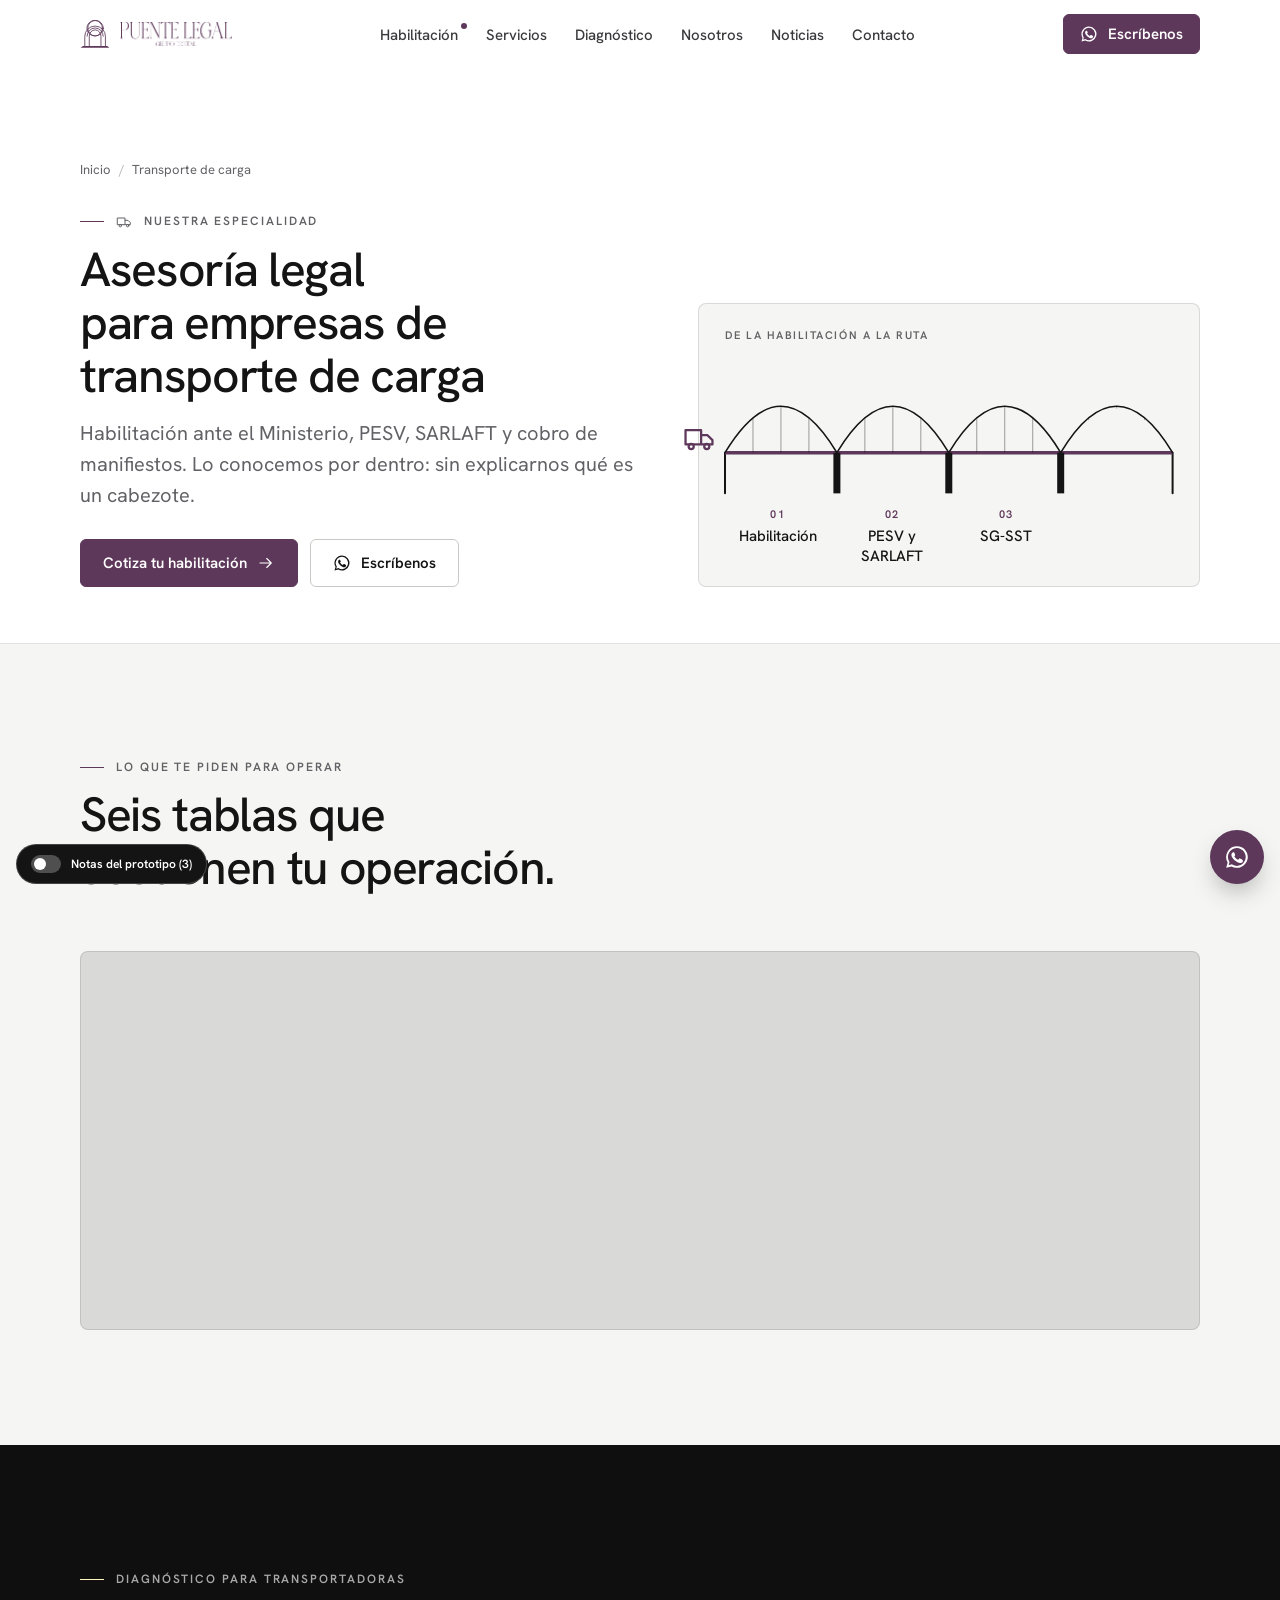
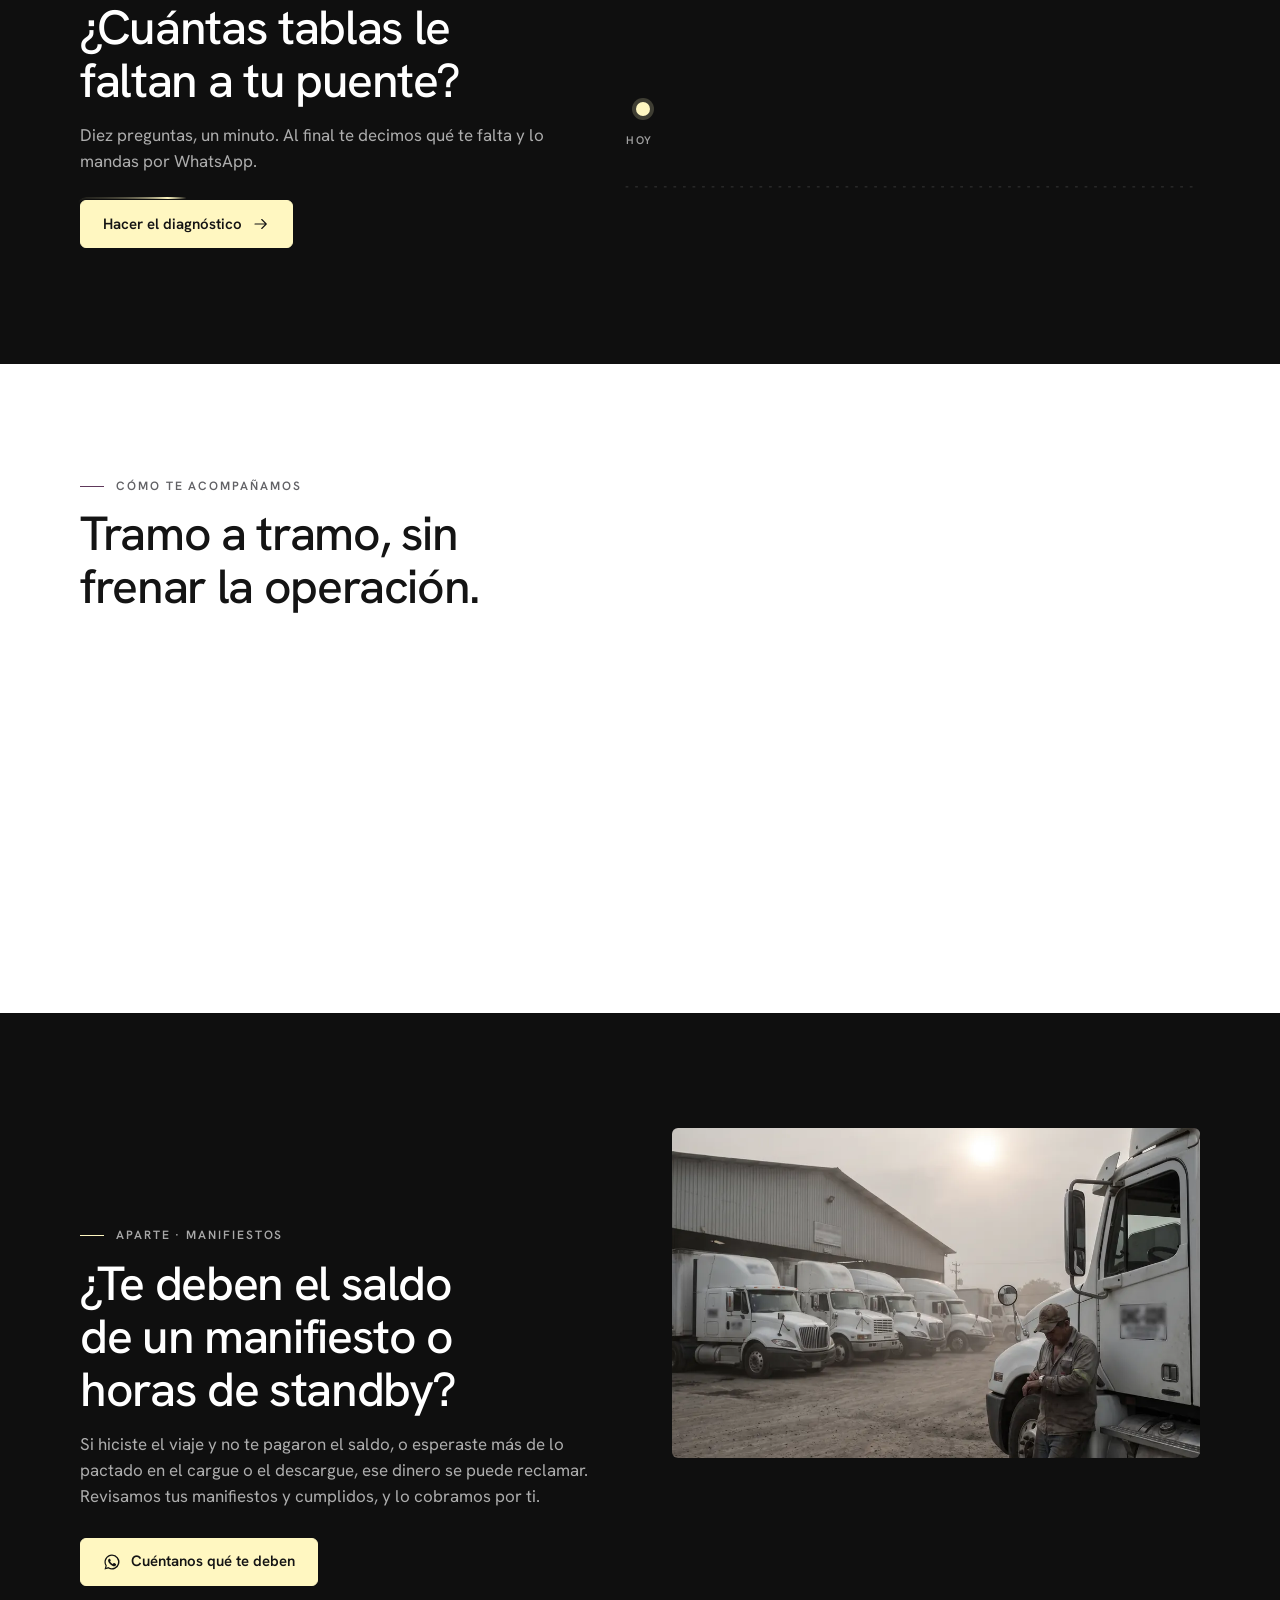
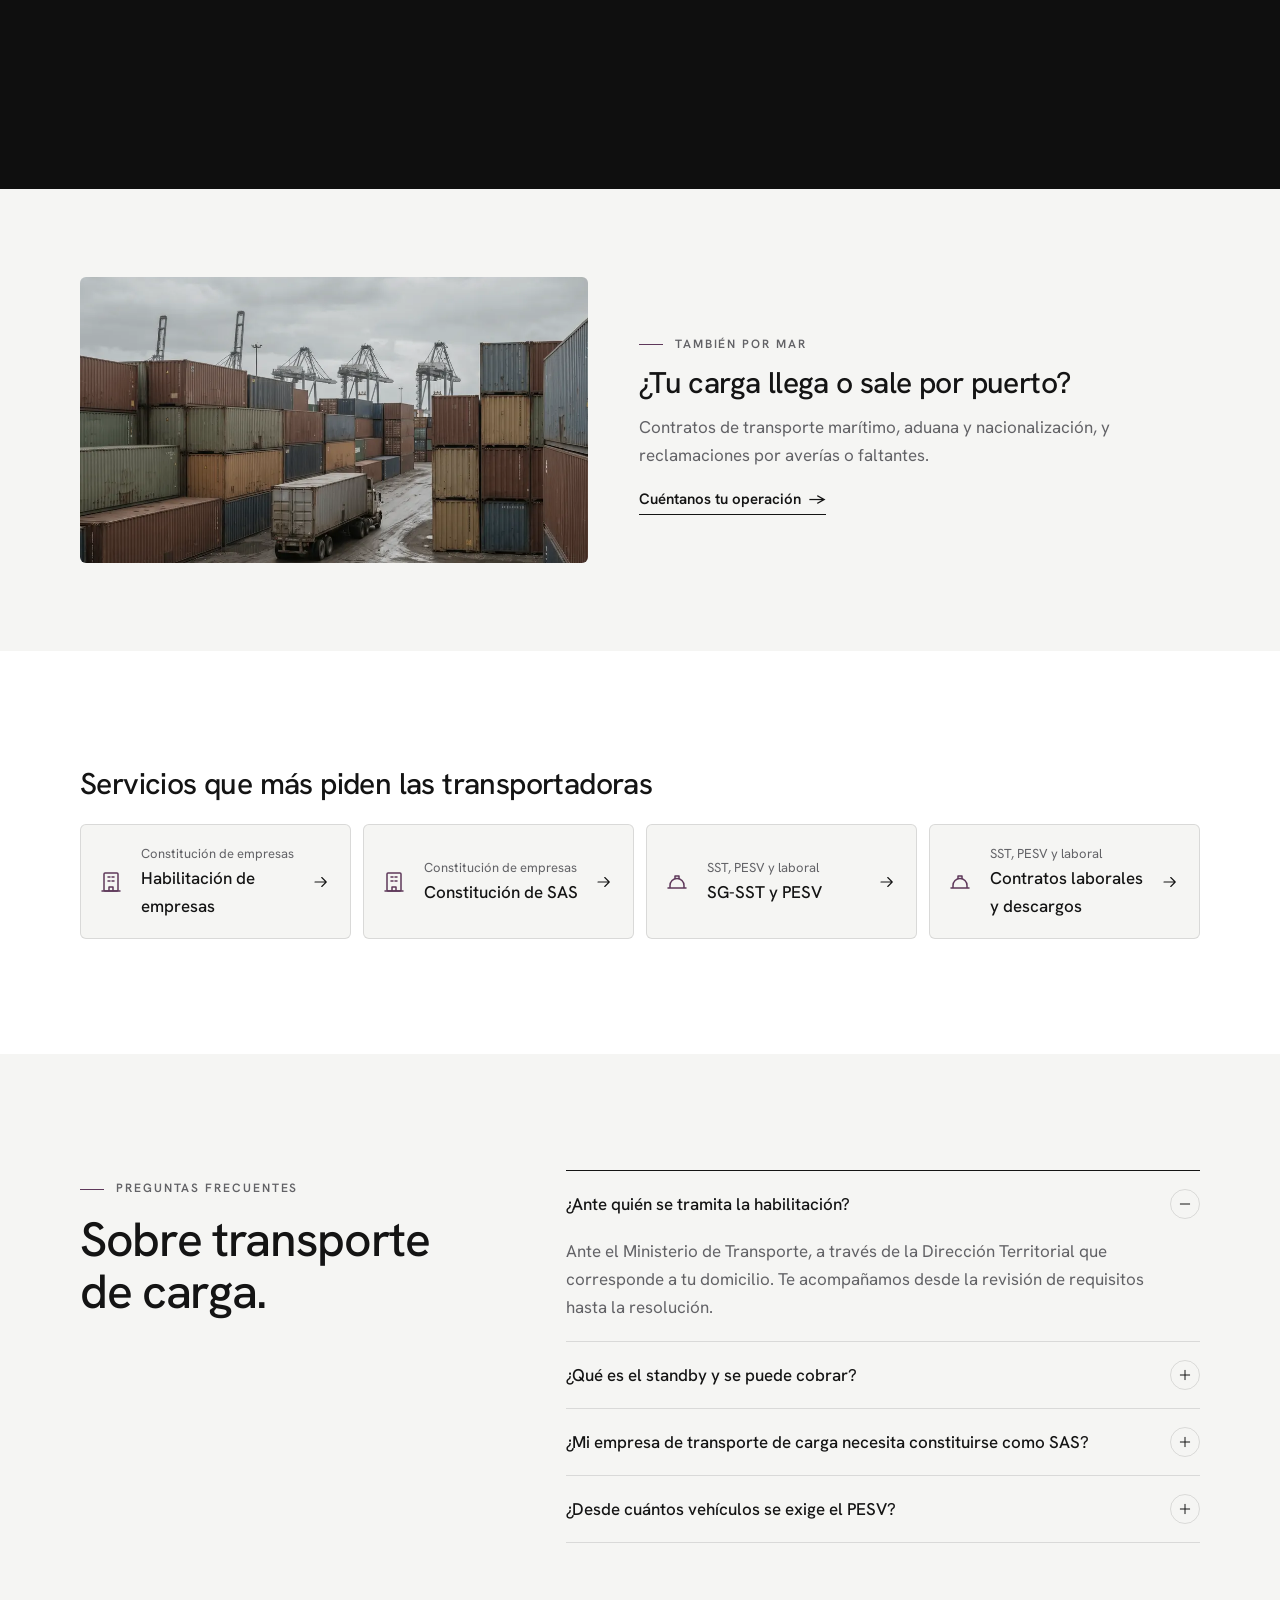
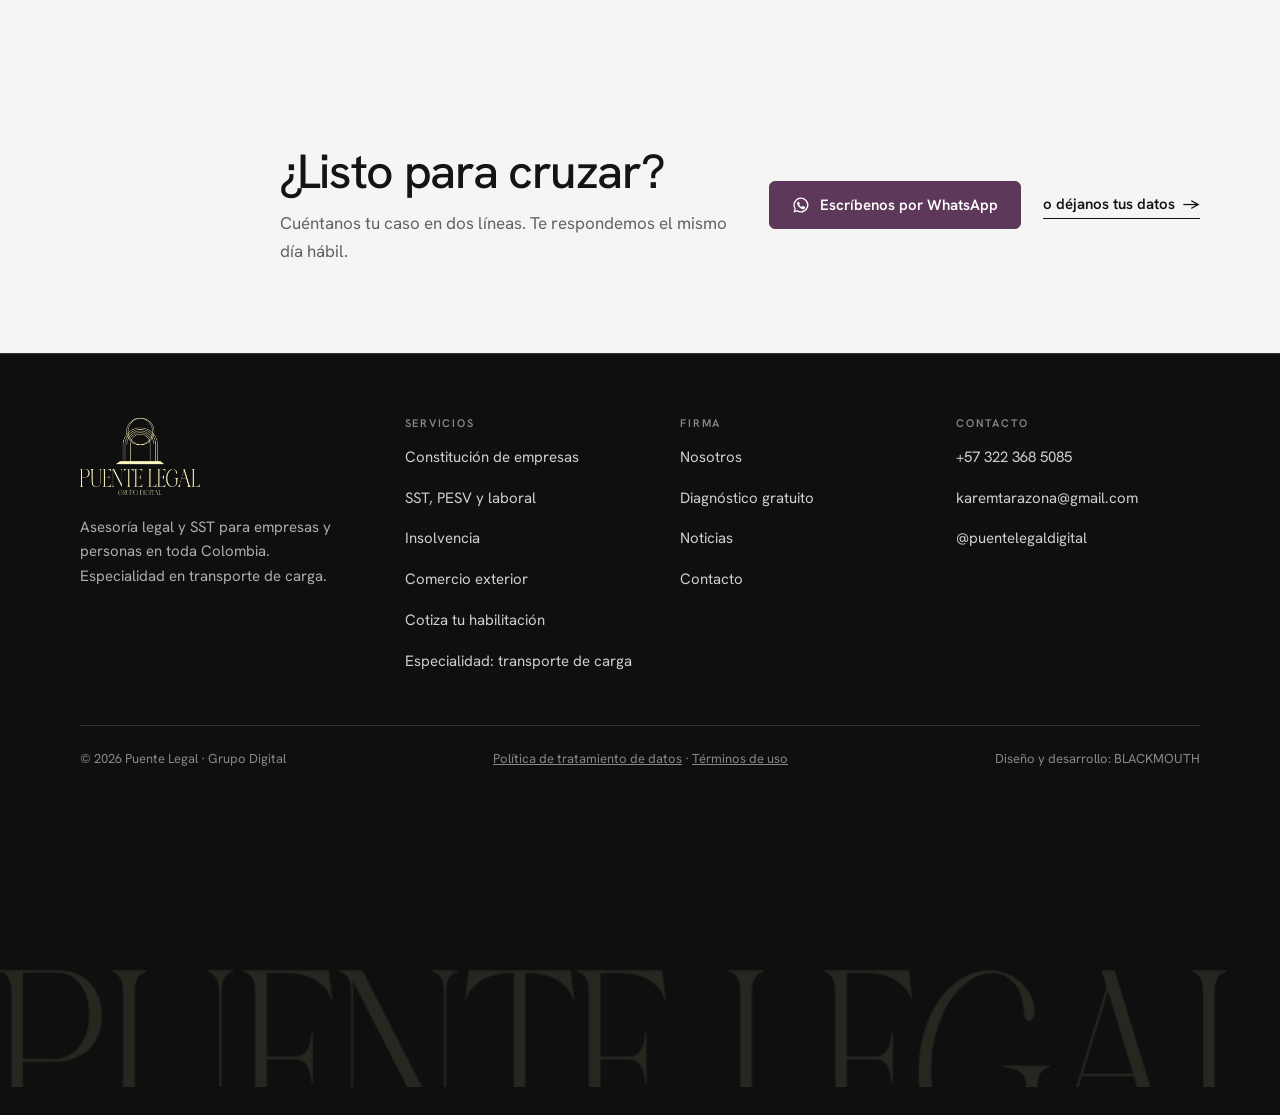
<file: transporte-de-carga/index.html>
<!doctype html>
<html lang="es-CO">
<head>
<meta charset="utf-8">
<meta name="viewport" content="width=device-width, initial-scale=1, viewport-fit=cover">
<title>Asesoría legal para empresas de transporte de carga | Puente Legal</title>
<meta name="description" content="Habilitación ante el Ministerio de Transporte, PESV, SARLAFT, SG-SST y cobro de saldos de manifiesto y standby para empresas de transporte de carga en Colombia.">
<!-- PROTOTIPO: quitar noindex cuando el sitio viva en el dominio definitivo -->
<meta name="robots" content="noindex, nofollow">
<link rel="canonical" href="https://puentelegal.com.co/transporte-de-carga/">
<meta name="theme-color" content="#FFFFFF">
<meta property="og:type" content="website">
<meta property="og:locale" content="es_CO">
<meta property="og:site_name" content="Puente Legal">
<meta property="og:title" content="Asesoría legal para empresas de transporte de carga | Puente Legal">
<meta property="og:description" content="Habilitación ante el Ministerio de Transporte, PESV, SARLAFT, SG-SST y cobro de saldos de manifiesto y standby para empresas de transporte de carga en Colombia.">
<meta property="og:url" content="https://blackmouthagency-dev.github.io/puente-legal/transporte-de-carga/">
<meta property="og:image" content="https://blackmouthagency-dev.github.io/puente-legal/assets/img/og.jpg">
<meta property="og:image:width" content="1200">
<meta property="og:image:height" content="630">
<meta name="twitter:card" content="summary_large_image">
<link rel="icon" href="../assets/img/favicon.svg" type="image/svg+xml">
<script>document.documentElement.classList.add("js")</script>
<link rel="preconnect" href="https://fonts.googleapis.com">
<link rel="preconnect" href="https://fonts.gstatic.com" crossorigin>
<link rel="stylesheet" href="https://fonts.googleapis.com/css2?family=Hanken+Grotesk:wght@400;500;600;700&display=swap">
<link rel="stylesheet" href="../assets/site.css">
<script type="application/ld+json">
{
 "@context": "https://schema.org",
 "@graph": [
  {
   "@type": "BreadcrumbList",
   "itemListElement": [
    {
     "@type": "ListItem",
     "position": 1,
     "name": "Inicio",
     "item": "https://puentelegal.com.co/"
    },
    {
     "@type": "ListItem",
     "position": 2,
     "name": "Transporte de carga"
    }
   ]
  },
  {
   "@type": "FAQPage",
   "mainEntity": [
    {
     "@type": "Question",
     "name": "¿Ante quién se tramita la habilitación?",
     "acceptedAnswer": {
      "@type": "Answer",
      "text": "Ante el Ministerio de Transporte, a través de la Dirección Territorial que corresponde a tu domicilio. Te acompañamos desde la revisión de requisitos hasta la resolución."
     }
    },
    {
     "@type": "Question",
     "name": "¿Qué es el standby y se puede cobrar?",
     "acceptedAnswer": {
      "@type": "Answer",
      "text": "Es el tiempo que el vehículo espera de más en el cargue o el descargue, por encima de lo pactado. La regulación del transporte de carga reconoce un pago por esas horas; si no te lo pagaron, se puede reclamar junto con el saldo del manifiesto."
     }
    },
    {
     "@type": "Question",
     "name": "¿Mi empresa de transporte de carga necesita constituirse como SAS?",
     "acceptedAnswer": {
      "@type": "Answer",
      "text": "No siempre, pero es la figura más usada. Para prestar el servicio público de transporte de carga a terceros necesitas habilitación del Ministerio de Transporte. Muchas empresas eligen la SAS porque separa el patrimonio personal del de la empresa y facilita contratar con generadores de carga grandes."
     }
    },
    {
     "@type": "Question",
     "name": "¿Desde cuántos vehículos se exige el PESV?",
     "acceptedAnswer": {
      "@type": "Answer",
      "text": "Lo deben tener las organizaciones que tengan, contraten o administren más de diez vehículos o más de diez conductores (Ley 1503 de 2011, modificada por la Ley 2050 de 2020). La cuenta incluye los vehículos que administras, no solo los propios."
     }
    }
   ]
  },
  {
   "@type": "Service",
   "@id": "https://puentelegal.com.co/transporte-de-carga/#servicio",
   "name": "Asesoría legal para empresas de transporte de carga",
   "provider": {
    "@id": "https://puentelegal.com.co/#firma"
   },
   "areaServed": {
    "@type": "Country",
    "name": "Colombia"
   },
   "audience": {
    "@type": "BusinessAudience",
    "audienceType": "Empresas de transporte de carga"
   },
   "url": "https://puentelegal.com.co/transporte-de-carga/"
  }
 ]
}
</script>
</head>
<body>
<a class="skip" href="#main">Saltar al contenido</a>
<header class="site-header">
  <div class="wrap nav">
    <a class="brand" href="../" aria-label="Puente Legal, inicio">
      <svg viewBox="0 0 1060 1000" aria-hidden="true"><use href="#iso-sym"/></svg>
      <img src="../assets/img/wordmark-ciruela.png" alt="Puente Legal · Grupo Digital" width="150" height="33">
    </a>
    <nav aria-label="Principal">
    <ul class="nav-links" id="menu">
      <li><a href="../habilitacion-transporte-de-carga/" class="nav-star">Habilitación</a></li>
      <li><a href="../servicios/">Servicios</a></li>
      <li><a href="../diagnostico/">Diagnóstico</a></li>
      <li><a href="../nosotros/">Nosotros</a></li>
      <li><a href="../noticias/">Noticias</a></li>
      <li><a href="../contacto/">Contacto</a></li>
      <li class="only-sm"><a class="btn" href="https://wa.me/573223685085" data-wa="Hola, Puente Legal. Quiero una asesoría." data-conv="whatsapp" data-loc="menu"><svg class="i" aria-hidden="true" focusable="false"><use href="#i-whatsapp"/></svg> Escríbenos por WhatsApp</a></li>
    </ul>
    </nav>
    <div class="nav-cta">
      <a class="btn btn-hide-sm" href="https://wa.me/573223685085" data-wa="Hola, Puente Legal. Quiero una asesoría." data-conv="whatsapp" data-loc="header"><svg class="i" aria-hidden="true" focusable="false"><use href="#i-whatsapp"/></svg> Escríbenos</a>
      <button class="menu-btn" type="button" aria-expanded="false" aria-controls="menu" aria-label="Abrir menú">
        <svg width="20" height="20" viewBox="0 0 20 20" aria-hidden="true"><path d="M2 6h16M2 14h16" stroke="currentColor" stroke-width="1.6"/></svg>
      </button>
    </div>
  </div>
  
</header>
<svg width="0" height="0" style="position:absolute" aria-hidden="true" focusable="false">
  <symbol id="iso-sym" viewBox="430 20 1060 1000">
    <g fill="none" stroke="currentColor" stroke-width="30" stroke-linecap="round">
      <circle cx="948" cy="312" r="277"/><circle cx="980" cy="312" r="277"/>
      <path d="M596 950V600A368 362 0 0 1 1332 600V950"/>
      <path d="M676 600A288 294 0 0 1 1252 600"/>
      <path d="M755.5 950V600A208.75 226 0 0 1 1173 600V950"/>
    </g>
    <polygon points="530,950 1397,950 1475,1013 443,1013" fill="currentColor"/>
  </symbol>
  <symbol id="i-empresa" viewBox="0 0 24 24"><rect x="5" y="3" width="14" height="18" rx="1" pathLength="1"/><path d="M9 7h2M13 7h2M9 11h2M13 11h2M10 21v-4h4v4M3 21h18" pathLength="1"/></symbol>
  <symbol id="i-casco" viewBox="0 0 24 24"><path d="M3 18h18M5 18v-2.5a7 7 0 0 1 14 0V18M10 8.8V6h4v2.8" pathLength="1"/></symbol>
  <symbol id="i-recupera" viewBox="0 0 24 24"><path d="M3 6c3 0 4 10 9 10s6-6 8-8M16 7.5h4v4" pathLength="1"/></symbol>
  <symbol id="i-globo" viewBox="0 0 24 24"><circle cx="12" cy="12" r="9" pathLength="1"/><path d="M3 12h18M12 3a14 14 0 0 1 0 18M12 3a14 14 0 0 0 0 18" pathLength="1"/></symbol>
  <symbol id="i-arco" viewBox="0 0 24 24"><path d="M4 21V11a8 8 0 0 1 16 0v10M8.5 21v-9a3.5 3.5 0 0 1 7 0v9" pathLength="1"/></symbol>
  <symbol id="i-chevron" viewBox="0 0 24 24"><path d="M9 6l6 6-6 6"/></symbol>
  <symbol id="i-flecha" viewBox="0 0 24 24"><path d="M4 12h15M13 6l6 6-6 6"/></symbol>
  <symbol id="i-check" viewBox="0 0 24 24"><path d="M5 12.5l4.5 4.5L19 7.5"/></symbol>
  <symbol id="i-mas" viewBox="0 0 24 24"><path d="M5 12h14"/><path d="M12 5v14"/></symbol>
  <symbol id="i-camion" viewBox="0 0 24 24"><path d="M2.5 6h11v10h-11zM13.5 9.5H18l3.5 3.5V16h-8" pathLength="1"/><circle cx="6.5" cy="17.5" r="1.8" pathLength="1"/><circle cx="17.5" cy="17.5" r="1.8" pathLength="1"/></symbol>
  <symbol id="i-habilitacion" viewBox="0 0 24 24"><path d="M14 3H6v18h12V7zM14 3v4h4" pathLength="1"/><circle cx="12" cy="13.5" r="2.5" pathLength="1"/><path d="M10.6 15.6L10 19l2-1 2 1-.6-3.4" pathLength="1"/></symbol>
  <symbol id="i-lupa" viewBox="0 0 24 24"><circle cx="10.5" cy="10.5" r="6.5" pathLength="1"/><path d="M15.3 15.3L21 21M8 10.5h5" pathLength="1"/></symbol>
  <symbol id="i-saldo" viewBox="0 0 24 24"><path d="M14 3H6v18h12V7zM14 3v4h4" pathLength="1"/><path d="M12 10v7M14 11.2c-.4-.6-1.1-.9-2-.9-1.1 0-2 .6-2 1.4 0 1.9 4 1 4 2.9 0 .8-.9 1.4-2 1.4-.9 0-1.7-.4-2.1-1" pathLength="1"/></symbol>
  <symbol id="i-volante" viewBox="0 0 24 24"><circle cx="12" cy="12" r="9" pathLength="1"/><circle cx="12" cy="12" r="2" pathLength="1"/><path d="M3.5 10.5l6.5 1M20.5 10.5l-6.5 1M12 14v7" pathLength="1"/></symbol>
  <symbol id="i-doc" viewBox="0 0 24 24"><path d="M14 3H6v18h12V7zM14 3v4h4M9 11h6M9 14.5h6M9 18h4" pathLength="1"/></symbol>
  <symbol id="i-escudo" viewBox="0 0 24 24"><path d="M12 3l7 3v5c0 4.5-3 8.3-7 10-4-1.7-7-5.5-7-10V6z" pathLength="1"/><path d="M9 12l2 2 4-4" pathLength="1"/></symbol>
  <symbol id="i-balanza" viewBox="0 0 24 24"><path d="M12 4v16M8 20h8M5 7h14M5 7l-2.5 6a2.5 2.5 0 0 0 5 0zM19 7l-2.5 6a2.5 2.5 0 0 0 5 0z" pathLength="1"/></symbol>
  <symbol id="i-chat" viewBox="0 0 24 24"><path d="M4 5h16v11H9l-5 4z" pathLength="1"/><path d="M8 9.5h8M8 12.5h5" pathLength="1"/></symbol>
  <symbol id="i-telefono" viewBox="0 0 24 24"><path d="M5 3h4l2 5-2.5 1.5a11 11 0 0 0 6 6L16 13l5 2v4a2 2 0 0 1-2 2A16 16 0 0 1 3 5a2 2 0 0 1 2-2Z"/></symbol>
  <symbol id="i-correo" viewBox="0 0 24 24"><path d="M3 6h18v12H3zM3 6l9 7 9-7"/></symbol>
  <symbol id="i-instagram" viewBox="0 0 24 24"><rect x="3" y="3" width="18" height="18" rx="5"/><circle cx="12" cy="12" r="4"/><circle cx="17.5" cy="6.5" r=".6"/></symbol>
  <symbol id="i-whatsapp" viewBox="0 0 24 24"><path fill="currentColor" stroke="none" d="M12 2a10 10 0 0 0-8.6 15.1L2 22l5-1.3A10 10 0 1 0 12 2Zm0 18.2c-1.6 0-3.1-.4-4.4-1.2l-.3-.2-3 .8.8-2.9-.2-.3A8.2 8.2 0 1 1 12 20.2Zm4.5-6.1c-.2-.1-1.5-.7-1.7-.8-.2-.1-.4-.1-.6.1l-.8 1c-.1.2-.3.2-.5.1a6.7 6.7 0 0 1-3.3-2.9c-.2-.4.2-.4.7-1.3.1-.2 0-.3 0-.4l-.8-1.8c-.2-.5-.4-.4-.6-.4h-.5a1 1 0 0 0-.7.3 3 3 0 0 0-.9 2.2 5.2 5.2 0 0 0 1.1 2.7 11.8 11.8 0 0 0 4.5 4c1.7.7 2.3.8 3.2.6.5-.1 1.5-.6 1.7-1.2.2-.6.2-1.1.1-1.2l-.5-.3Z"/></symbol>
</svg>

<main id="main">
<section class="page-hero s-blanco" aria-labelledby="h1">
  <div class="wrap ah-grid">
    <div>
      <ol class="crumbs"><li><a href="../">Inicio</a></li><li aria-current="page">Transporte de carga</li></ol>
      <p class="eyebrow"><svg class="i i-sm" aria-hidden="true" focusable="false"><use href="#i-camion"/></svg> Nuestra especialidad</p>
      <h1 id="h1" class="h1-page" data-split="words">Asesoría legal para empresas de transporte de carga</h1>
      <p class="lead muted" style="margin-top:16px">Habilitación ante el Ministerio, PESV, SARLAFT y cobro de manifiestos. Lo conocemos por dentro: sin explicarnos qué es un cabezote.</p>
      <div class="hero-actions">
        <a class="btn" href="../habilitacion-transporte-de-carga/#cotizar" data-conv="cta_cotiza_habilitacion" data-loc="transporte-hero">Cotiza tu habilitación <svg class="i i-flecha" aria-hidden="true" focusable="false"><use href="#i-flecha"/></svg></a>
        <a class="btn btn-ghost" href="https://wa.me/573223685085" data-wa="Hola, Puente Legal. Tengo una empresa de transporte de carga y quiero asesoría." data-conv="whatsapp" data-loc="transporte-hero"><svg class="i" aria-hidden="true" focusable="false"><use href="#i-whatsapp"/></svg> Escríbenos</a>
      </div>
    </div>
    <div class="ah-art">
      <p class="f-inc">De la habilitación a la ruta</p>
      <div class="pb pb-hero" data-draw="time">
  <div class="pb-art"><svg class="pb-svg" viewBox="0 0 1200 172" preserveAspectRatio="none" aria-hidden="true" focusable="false"><path class="pb-abut" d="M0 170V120M1200 170V120" pathLength="1" data-seg="0.000,0.060"/><path class="pb-deck" d="M0.0 120H300.0" pathLength="1" data-seg="0.000,0.125"/><path class="pb-arch" d="M0.0 120C100.0 44 200.0 44 300.0 120" pathLength="1" data-seg="0.050,0.237"/><path class="pb-hang" d="M75.0 77.3V120M150.0 63V120M225.0 77.3V120" pathLength="1" data-seg="0.138,0.250"/><path class="pb-deck" d="M300.0 120H600.0" pathLength="1" data-seg="0.250,0.375"/><path class="pb-pier" d="M300.0 170V120" pathLength="1" data-seg="0.200,0.312"/><path class="pb-arch" d="M300.0 120C400.0 44 500.0 44 600.0 120" pathLength="1" data-seg="0.300,0.487"/><path class="pb-hang" d="M375.0 77.3V120M450.0 63V120M525.0 77.3V120" pathLength="1" data-seg="0.388,0.500"/><path class="pb-deck" d="M600.0 120H900.0" pathLength="1" data-seg="0.500,0.625"/><path class="pb-pier" d="M600.0 170V120" pathLength="1" data-seg="0.450,0.562"/><path class="pb-arch" d="M600.0 120C700.0 44 800.0 44 900.0 120" pathLength="1" data-seg="0.550,0.738"/><path class="pb-hang" d="M675.0 77.3V120M750.0 63V120M825.0 77.3V120" pathLength="1" data-seg="0.637,0.750"/><path class="pb-deck" d="M900.0 120H1200.0" pathLength="1" data-seg="0.750,0.875"/><path class="pb-pier" d="M900.0 170V120" pathLength="1" data-seg="0.700,0.812"/><path class="pb-arch" d="M900.0 120C1000.0 44 1100.0 44 1200.0 120" pathLength="1" data-seg="0.800,0.988"/><path class="pb-hang" d="M975.0 77.3V120M1050.0 63V120M1125.0 77.3V120" pathLength="1" data-seg="0.887,1.000"/></svg><span class="pb-trav" data-movepct="0:-6;0.980:-6;1:100"><svg class="i" aria-hidden="true" focusable="false"><use href="#i-camion"/></svg></span></div>
  <ol class="pb-steps" style="--n:4"><li data-on="0.188"><b>01</b>Habilitación</li><li data-on="0.438"><b>02</b>PESV y SARLAFT</li><li data-on="0.688"><b>03</b>SG-SST</li><li data-on="0.938"><b>04</b>Operación en regla</li></ol>
</div>
    </div>
  </div>
</section>

<section class="band s-gris" aria-labelledby="rq-t">
  <div class="wrap">
    <div class="sec-head">
      <p class="eyebrow">Lo que te piden para operar</p>
      <h2 id="rq-t" class="h2" data-split="words">Seis tablas que sostienen tu operación.</h2>
    </div>
    <ul class="reqs" data-draw="view"><li data-on="0.10"><svg class="i" aria-hidden="true" focusable="false"><use href="#i-habilitacion"/></svg><b>Habilitación</b><span>Permiso del Ministerio de Transporte para prestar el servicio público de carga.</span></li><li data-on="0.18"><svg class="i" aria-hidden="true" focusable="false"><use href="#i-volante"/></svg><b>PESV</b><span>Obligatorio con más de 10 vehículos o 10 conductores.</span></li><li data-on="0.26"><svg class="i" aria-hidden="true" focusable="false"><use href="#i-lupa"/></svg><b>SARLAFT</b><span>Gestión del riesgo de lavado de activos y financiación del terrorismo, cada vez más exigida por clientes y autoridades.</span></li><li data-on="0.34"><svg class="i" aria-hidden="true" focusable="false"><use href="#i-casco"/></svg><b>SG-SST</b><span>Seguridad y salud en el trabajo para tus conductores y tu equipo.</span></li><li data-on="0.42"><svg class="i" aria-hidden="true" focusable="false"><use href="#i-doc"/></svg><b>Manifiesto y RNDC</b><span>Manifiesto electrónico de carga y reporte al Registro Nacional de Despachos de Carga.</span></li><li data-on="0.50"><svg class="i" aria-hidden="true" focusable="false"><use href="#i-escudo"/></svg><b>Pólizas</b><span>Responsabilidad civil contractual y extracontractual vigentes.</span></li></ul>
    <details class="proto-note"><summary>Nota · Validación</summary><div>Karem y Diana deben validar la lista y la redacción de cada requisito antes de publicar, en especial a quién le exigen hoy el SARLAFT.</div></details>
  </div>
</section>

<section class="band s-negro" aria-labelledby="dgt-t">
  <div class="wrap diag-teaser">
    <div>
      <p class="eyebrow">Diagnóstico para transportadoras</p>
      <h2 id="dgt-t" class="h2" data-split="words" style="margin-top:14px">¿Cuántas tablas le faltan a tu puente?</h2>
      <p class="lead muted" style="margin-top:14px;font-size:var(--t-md)">Diez preguntas, un minuto. Al final te decimos qué te falta y lo mandas por WhatsApp.</p>
      <a class="btn btn-trail" style="margin-top:26px" href="../diagnostico/?sector=transporte" data-conv="cta_diagnostico" data-loc="transporte-teaser">Hacer el diagnóstico <svg class="i i-flecha" aria-hidden="true" focusable="false"><use href="#i-flecha"/></svg></a>
    </div>
    <div class="pt" data-draw="view">
  <svg viewBox="0 0 600 200" aria-hidden="true" focusable="false">
    <path class="pt-water" d="M0 186H600"/>
    <path class="pt-bank" d="M0 118H40V200M600 118H560V200" pathLength="1" data-seg="0,.1"/>
    <path class="pt-pier" d="M300 200V124" pathLength="1" data-seg=".05,.15"/>
    <rect class="pt-plank" x="40.0" y="112" width="80.0" height="12" rx="2" data-kind="fade" data-seg="0.12,0.20"/><rect class="pt-plank" x="128.0" y="112" width="80.0" height="12" rx="2" data-kind="fade" data-seg="0.22,0.30"/><rect class="pt-plank" x="216.0" y="112" width="80.0" height="12" rx="2" data-kind="fade" data-seg="0.32,0.40"/><rect class="pt-plank" x="304.0" y="112" width="80.0" height="12" rx="2" data-kind="fade" data-seg="0.42,0.50"/><rect class="pt-plank" x="392.0" y="112" width="80.0" height="12" rx="2" data-kind="fade" data-seg="0.52,0.60"/><rect class="pt-plank" x="480.0" y="112" width="80.0" height="12" rx="2" data-kind="fade" data-seg="0.62,0.70"/>
    <path class="pt-arch" d="M40 118C127 28 213 28 300 118M300 118C387 28 473 28 560 118" pathLength="1" data-seg=".2,.78"/>
  </svg>
  <span class="pt-l">Hoy</span><span class="pt-r" data-on=".8">En regla</span>
  <span class="pt-trav" data-movepct="0:3;.12:4;.72:86;.85:96"><i></i></span>
</div>
  </div>
</section>

<section class="band s-blanco" aria-labelledby="ca-t">
  <div class="wrap">
    <div class="sec-head">
      <p class="eyebrow">Cómo te acompañamos</p>
      <h2 id="ca-t" class="h2" data-split="words">Tramo a tramo, sin frenar la operación.</h2>
    </div>
    <div class="pb pb-lg" data-draw="view">
  <div class="pb-art"><svg class="pb-svg" viewBox="0 0 1200 172" preserveAspectRatio="none" aria-hidden="true" focusable="false"><path class="pb-abut" d="M0 170V120M1200 170V120" pathLength="1" data-seg="0.000,0.060"/><path class="pb-deck" d="M0.0 120H300.0" pathLength="1" data-seg="0.000,0.125"/><path class="pb-arch" d="M0.0 120C100.0 44 200.0 44 300.0 120" pathLength="1" data-seg="0.050,0.237"/><path class="pb-hang" d="M75.0 77.3V120M150.0 63V120M225.0 77.3V120" pathLength="1" data-seg="0.138,0.250"/><path class="pb-deck" d="M300.0 120H600.0" pathLength="1" data-seg="0.250,0.375"/><path class="pb-pier" d="M300.0 170V120" pathLength="1" data-seg="0.200,0.312"/><path class="pb-arch" d="M300.0 120C400.0 44 500.0 44 600.0 120" pathLength="1" data-seg="0.300,0.487"/><path class="pb-hang" d="M375.0 77.3V120M450.0 63V120M525.0 77.3V120" pathLength="1" data-seg="0.388,0.500"/><path class="pb-deck" d="M600.0 120H900.0" pathLength="1" data-seg="0.500,0.625"/><path class="pb-pier" d="M600.0 170V120" pathLength="1" data-seg="0.450,0.562"/><path class="pb-arch" d="M600.0 120C700.0 44 800.0 44 900.0 120" pathLength="1" data-seg="0.550,0.738"/><path class="pb-hang" d="M675.0 77.3V120M750.0 63V120M825.0 77.3V120" pathLength="1" data-seg="0.637,0.750"/><path class="pb-deck" d="M900.0 120H1200.0" pathLength="1" data-seg="0.750,0.875"/><path class="pb-pier" d="M900.0 170V120" pathLength="1" data-seg="0.700,0.812"/><path class="pb-arch" d="M900.0 120C1000.0 44 1100.0 44 1200.0 120" pathLength="1" data-seg="0.800,0.988"/><path class="pb-hang" d="M975.0 77.3V120M1050.0 63V120M1125.0 77.3V120" pathLength="1" data-seg="0.887,1.000"/></svg></div>
  <ol class="pb-steps" style="--n:4"><li data-on="0.188"><b>01</b>Diagnóstico de tu flota<small>Vehículos, conductores, contratos y documentos.</small></li><li data-on="0.438"><b>02</b>Plan de cumplimiento<small>Qué urge, qué sigue y cuánto cuesta.</small></li><li data-on="0.688"><b>03</b>Implementación<small>Redactamos, radicamos e implementamos.</small></li><li data-on="0.938"><b>04</b>Auditorías y renovaciones<small>Te avisamos antes de cada vencimiento.</small></li></ol>
</div>
  </div>
</section>

<section id="manifiestos" class="band s-negro" aria-labelledby="mf-t">
  <div class="wrap mf-grid">
    <div>
      <p class="eyebrow">Aparte · Manifiestos</p>
      <h2 id="mf-t" class="h2" data-split="words" style="margin-top:14px">¿Te deben el saldo de un manifiesto o horas de standby?</h2>
      <p class="lead muted" style="margin-top:14px;font-size:var(--t-md)">Si hiciste el viaje y no te pagaron el saldo, o esperaste más de lo pactado en el cargue o el descargue, ese dinero se puede reclamar. Revisamos tus manifiestos y cumplidos, y lo cobramos por ti.</p>
      <div class="hero-actions">
        <a class="btn" href="https://wa.me/573223685085" data-wa="Hola, Puente Legal. Me deben saldos de manifiesto o standby y quiero cobrarlos." data-conv="whatsapp" data-loc="transporte-manifiestos"><svg class="i" aria-hidden="true" focusable="false"><use href="#i-whatsapp"/></svg> Cuéntanos qué te deben</a>
      </div>
    </div>
    <div>
      <figure class="mf-photo"><img src="../assets/img/fotos/n-standby.webp" alt="Tractocamiones esperando turno frente a una bodega de cargue" width="1000" height="747" loading="lazy" decoding="async"></figure>
      <div class="pb pb-dark" data-draw="view">
  <div class="pb-art"><svg class="pb-svg" viewBox="0 0 1200 172" preserveAspectRatio="none" aria-hidden="true" focusable="false"><path class="pb-abut" d="M0 170V120M1200 170V120" pathLength="1" data-seg="0.000,0.060"/><path class="pb-deck" d="M0.0 120H300.0" pathLength="1" data-seg="0.000,0.125"/><path class="pb-arch" d="M0.0 120C100.0 44 200.0 44 300.0 120" pathLength="1" data-seg="0.050,0.237"/><path class="pb-hang" d="M75.0 77.3V120M150.0 63V120M225.0 77.3V120" pathLength="1" data-seg="0.138,0.250"/><path class="pb-deck" d="M300.0 120H600.0" pathLength="1" data-seg="0.250,0.375"/><path class="pb-pier" d="M300.0 170V120" pathLength="1" data-seg="0.200,0.312"/><path class="pb-arch" d="M300.0 120C400.0 44 500.0 44 600.0 120" pathLength="1" data-seg="0.300,0.487"/><path class="pb-hang" d="M375.0 77.3V120M450.0 63V120M525.0 77.3V120" pathLength="1" data-seg="0.388,0.500"/><path class="pb-deck" d="M600.0 120H900.0" pathLength="1" data-seg="0.500,0.625"/><path class="pb-pier" d="M600.0 170V120" pathLength="1" data-seg="0.450,0.562"/><path class="pb-arch" d="M600.0 120C700.0 44 800.0 44 900.0 120" pathLength="1" data-seg="0.550,0.738"/><path class="pb-hang" d="M675.0 77.3V120M750.0 63V120M825.0 77.3V120" pathLength="1" data-seg="0.637,0.750"/><path class="pb-deck" d="M900.0 120H1200.0" pathLength="1" data-seg="0.750,0.875"/><path class="pb-pier" d="M900.0 170V120" pathLength="1" data-seg="0.700,0.812"/><path class="pb-arch" d="M900.0 120C1000.0 44 1100.0 44 1200.0 120" pathLength="1" data-seg="0.800,0.988"/><path class="pb-hang" d="M975.0 77.3V120M1050.0 63V120M1125.0 77.3V120" pathLength="1" data-seg="0.887,1.000"/></svg></div>
  <ol class="pb-steps" style="--n:4"><li data-on="0.188"><b>01</b>Revisamos manifiestos y cumplidos</li><li data-on="0.438"><b>02</b>Liquidamos saldos y standby</li><li data-on="0.688"><b>03</b>Cobro prejurídico</li><li data-on="0.938"><b>04</b>Cobro judicial, si hace falta</li></ol>
</div>
    </div>
  </div>
  <div class="wrap"><details class="proto-note"><summary>Nota · Manifiestos</summary><div>La clienta pidió separar los manifiestos del PESV: es un servicio aparte, de cobro de saldos y standby. Validar con Karem la ruta de cobro y la norma de tiempos de espera antes de publicar.</div></details></div>
</section>

<section class="band-tight s-gris" aria-labelledby="vd-t">
  <div class="wrap tr-video">
    <figure class="mf-photo"><img src="../assets/img/fotos/n-puerto.webp" alt="Contenedores y grúas en el patio de un puerto colombiano" width="1000" height="747" loading="lazy" decoding="async"></figure>
    <div>
      <p class="eyebrow">También por mar</p>
      <h2 id="vd-t" class="h3" style="margin-top:12px">¿Tu carga llega o sale por puerto?</h2>
      <p class="muted" style="margin-top:12px">Contratos de transporte marítimo, aduana y nacionalización, y reclamaciones por averías o faltantes.</p>
      <a class="link-arrow" style="margin-top:18px" href="https://wa.me/573223685085" data-wa="Hola, Puente Legal. Tengo una operación de carga marítima y quiero asesoría." data-conv="whatsapp" data-loc="transporte-maritimo">Cuéntanos tu operación <span aria-hidden="true">→</span></a>
      <details class="proto-note"><summary>Nota · Marítimo</summary><div>Confirmar con la clienta qué servicios marítimos ofrecen hoy antes de publicar este bloque.</div></details>
    </div>
  </div>
</section>

<section class="band s-blanco" aria-labelledby="rl-t">
  <div class="wrap">
    <h2 id="rl-t" class="h3" style="margin-bottom:22px">Servicios que más piden las transportadoras</h2>
    <div class="others"><a class="other" href="../servicios/constitucion-de-empresas/#habilitacion-empresas"><svg class="i" aria-hidden="true" focusable="false"><use href="#i-empresa"/></svg><span><small>Constitución de empresas</small>Habilitación de empresas</span><svg class="i i-flecha" aria-hidden="true" focusable="false"><use href="#i-flecha"/></svg></a><a class="other" href="../servicios/constitucion-de-empresas/#constitucion-sas"><svg class="i" aria-hidden="true" focusable="false"><use href="#i-empresa"/></svg><span><small>Constitución de empresas</small>Constitución de SAS</span><svg class="i i-flecha" aria-hidden="true" focusable="false"><use href="#i-flecha"/></svg></a><a class="other" href="../servicios/sst-pesv-laboral/#sg-sst-pesv"><svg class="i" aria-hidden="true" focusable="false"><use href="#i-casco"/></svg><span><small>SST, PESV y laboral</small>SG-SST y PESV</span><svg class="i i-flecha" aria-hidden="true" focusable="false"><use href="#i-flecha"/></svg></a><a class="other" href="../servicios/sst-pesv-laboral/#contratos-laborales-descargos"><svg class="i" aria-hidden="true" focusable="false"><use href="#i-casco"/></svg><span><small>SST, PESV y laboral</small>Contratos laborales y descargos</span><svg class="i i-flecha" aria-hidden="true" focusable="false"><use href="#i-flecha"/></svg></a></div>
  </div>
</section>

<section class="band s-gris" aria-labelledby="fq-t">
  <div class="wrap faq-grid">
    <div>
      <p class="eyebrow">Preguntas frecuentes</p>
      <h2 id="fq-t" class="h2" data-split="words" style="margin-top:16px">Sobre transporte de carga.</h2>
    </div>
    <div class="faq">
      <details open><summary>¿Ante quién se tramita la habilitación?<span class="pm" aria-hidden="true"><svg class="i" viewBox="0 0 24 24" focusable="false"><path d="M5 12h14"/><path class="v" d="M12 5v14"/></svg></span></summary><p>Ante el Ministerio de Transporte, a través de la Dirección Territorial que corresponde a tu domicilio. Te acompañamos desde la revisión de requisitos hasta la resolución.</p></details>
      <details><summary>¿Qué es el standby y se puede cobrar?<span class="pm" aria-hidden="true"><svg class="i" viewBox="0 0 24 24" focusable="false"><path d="M5 12h14"/><path class="v" d="M12 5v14"/></svg></span></summary><p>Es el tiempo que el vehículo espera de más en el cargue o el descargue, por encima de lo pactado. La regulación del transporte de carga reconoce un pago por esas horas; si no te lo pagaron, se puede reclamar junto con el saldo del manifiesto.</p></details>
      <details><summary>¿Mi empresa de transporte de carga necesita constituirse como SAS?<span class="pm" aria-hidden="true"><svg class="i" viewBox="0 0 24 24" focusable="false"><path d="M5 12h14"/><path class="v" d="M12 5v14"/></svg></span></summary><p>No siempre, pero es la figura más usada. Para prestar el servicio público de transporte de carga a terceros necesitas habilitación del Ministerio de Transporte. Muchas empresas eligen la SAS porque separa el patrimonio personal del de la empresa y facilita contratar con generadores de carga grandes.</p></details>
      <details><summary>¿Desde cuántos vehículos se exige el PESV?<span class="pm" aria-hidden="true"><svg class="i" viewBox="0 0 24 24" focusable="false"><path d="M5 12h14"/><path class="v" d="M12 5v14"/></svg></span></summary><p>Lo deben tener las organizaciones que tengan, contraten o administren más de diez vehículos o más de diez conductores (Ley 1503 de 2011, modificada por la Ley 2050 de 2020). La cuenta incluye los vehículos que administras, no solo los propios.</p></details>
    </div>
  </div>
</section>

<section class="band-tight s-gris cierre" aria-labelledby="cierre-t">
  <div class="wrap cierre-in">
    <div class="cierre-art" data-draw="view" aria-hidden="true"><svg viewBox="0 0 400 90" preserveAspectRatio="none"><path class="pb-deck" d="M0 70H400" pathLength="1" data-seg="0,.5"/><path class="pb-arch" d="M0 70C133 0 267 0 400 70" pathLength="1" data-seg=".2,.9"/></svg></div>
    <div>
      <h2 id="cierre-t" class="h2" data-split="words">¿Listo para cruzar?</h2>
      <p class="muted" style="margin-top:10px">Cuéntanos tu caso en dos líneas. Te respondemos el mismo día hábil.</p>
    </div>
    <div class="cierre-cta">
      <a class="btn" data-magnet href="https://wa.me/573223685085" data-wa="Hola, Puente Legal. Quiero una asesoría." data-conv="whatsapp" data-loc="transporte-cierre"><svg class="i" aria-hidden="true" focusable="false"><use href="#i-whatsapp"/></svg> Escríbenos por WhatsApp</a>
      <a class="link-arrow" href="../contacto/">o déjanos tus datos <span aria-hidden="true">→</span></a>
    </div>
  </div>
</section>
</main>

<footer class="site-footer s-negro">
  <div class="wrap">
    <div class="foot-grid">
      <div>
        <img src="../assets/img/logo-full-crema.png" alt="Puente Legal · Grupo Digital" width="120" height="77" loading="lazy">
        <p class="muted" style="margin-top:20px;font-size:var(--t-sm);max-width:34ch">Asesoría legal y SST para empresas y personas en toda Colombia. Especialidad en transporte de carga.</p>
      </div>
      <nav aria-label="Servicios">
        <h2>Servicios</h2>
        <ul>
          <li><a href="../servicios/constitucion-de-empresas/">Constitución de empresas</a></li>
          <li><a href="../servicios/sst-pesv-laboral/">SST, PESV y laboral</a></li>
          <li><a href="../servicios/insolvencia/">Insolvencia</a></li>
          <li><a href="../servicios/comercio-exterior/">Comercio exterior</a></li>
          <li><a href="../habilitacion-transporte-de-carga/">Cotiza tu habilitación</a></li>
          <li><a href="../transporte-de-carga/">Especialidad: transporte de carga</a></li>
        </ul>
      </nav>
      <nav aria-label="Firma">
        <h2>Firma</h2>
        <ul>
          <li><a href="../nosotros/">Nosotros</a></li>
          <li><a href="../diagnostico/">Diagnóstico gratuito</a></li>
          <li><a href="../noticias/">Noticias</a></li>
          <li><a href="../contacto/">Contacto</a></li>
        </ul>
      </nav>
      <div>
        <h2>Contacto</h2>
        <ul>
          <li><a href="tel:+573223685085">+57 322 368 5085</a></li>
          <li><a href="mailto:karemtarazona@gmail.com">karemtarazona@gmail.com</a></li>
          <li><a href="https://www.instagram.com/puentelegaldigital/" target="_blank" rel="noopener">@puentelegaldigital</a></li>
        </ul>
      </div>
    </div>
    <div class="foot-legal">
      <span>© <span data-year>2026</span> Puente Legal · Grupo Digital</span>
      <span><a href="#">Política de tratamiento de datos</a> · <a href="#">Términos de uso</a></span>
      <span>Diseño y desarrollo: BLACKMOUTH</span>
    </div>
  </div>
  <div class="foot-mark" data-draw="through" aria-hidden="true"><img src="../assets/img/wordmark-crema.png" alt="" width="900" height="195" loading="lazy" data-ty="0:160;.42:0"></div>
</footer>

<a class="wa-float" href="https://wa.me/573223685085" data-wa="Hola, Puente Legal. Tengo una empresa de transporte de carga y quiero asesoría." data-conv="whatsapp" data-loc="flotante" aria-label="Escríbenos por WhatsApp"><svg class="" aria-hidden="true" focusable="false"><use href="#i-whatsapp"/></svg></a>
<button class="proto-toggle" type="button" aria-pressed="false"><i aria-hidden="true"></i><span>Notas del prototipo</span></button>

<script src="../assets/site.js" defer></script>
</body>
</html>
</file>
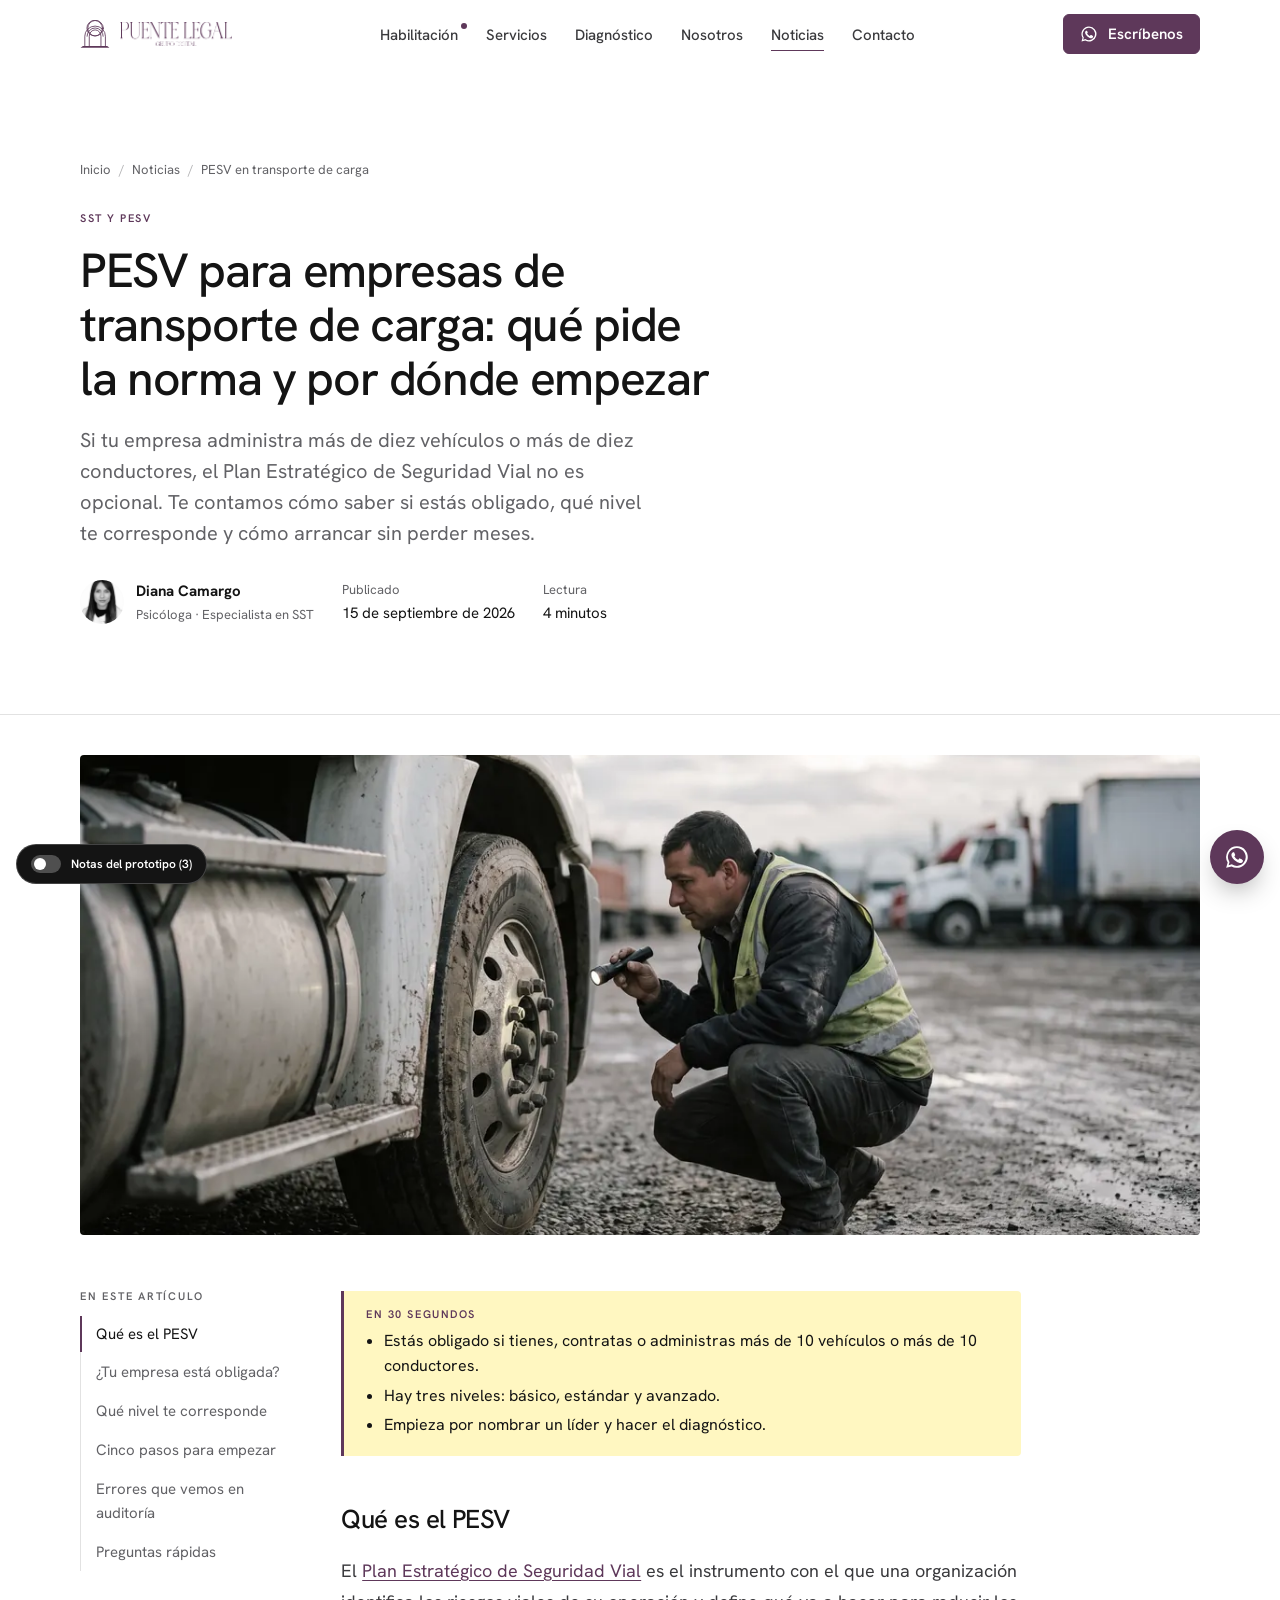
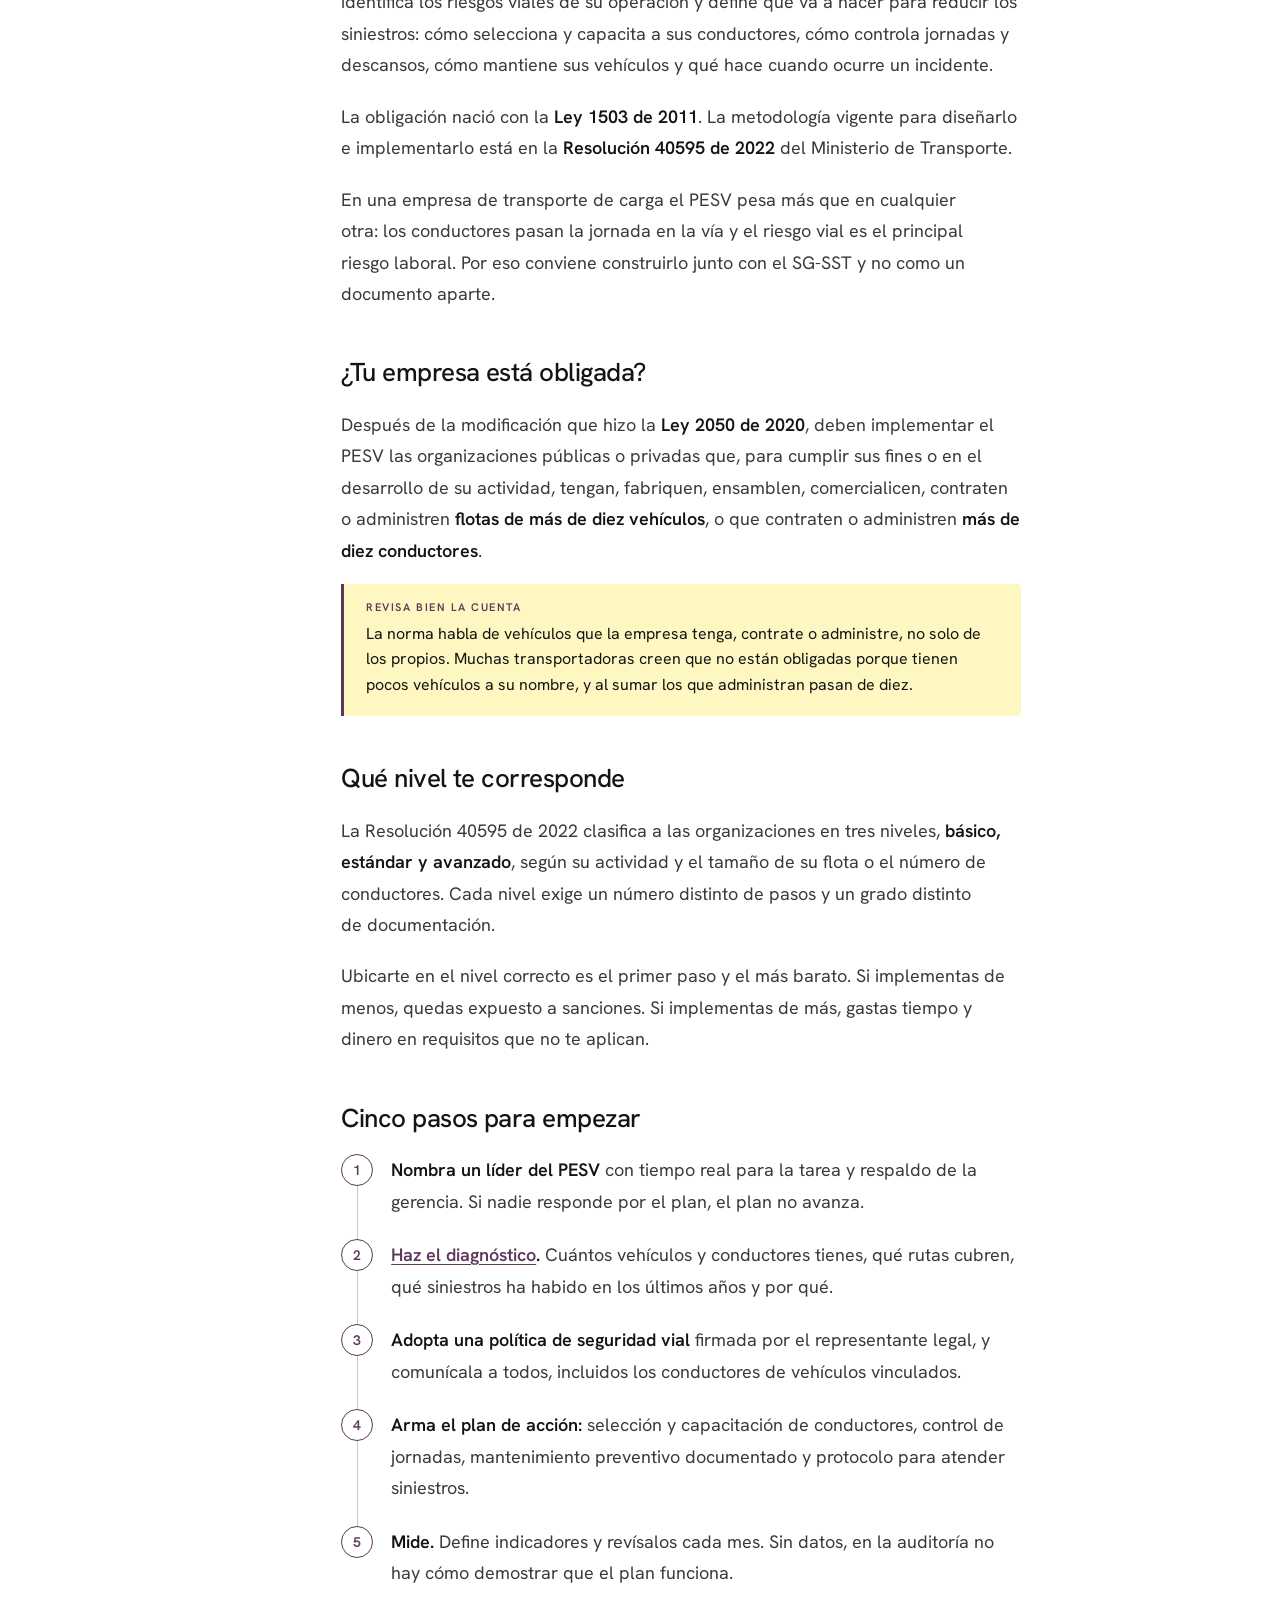
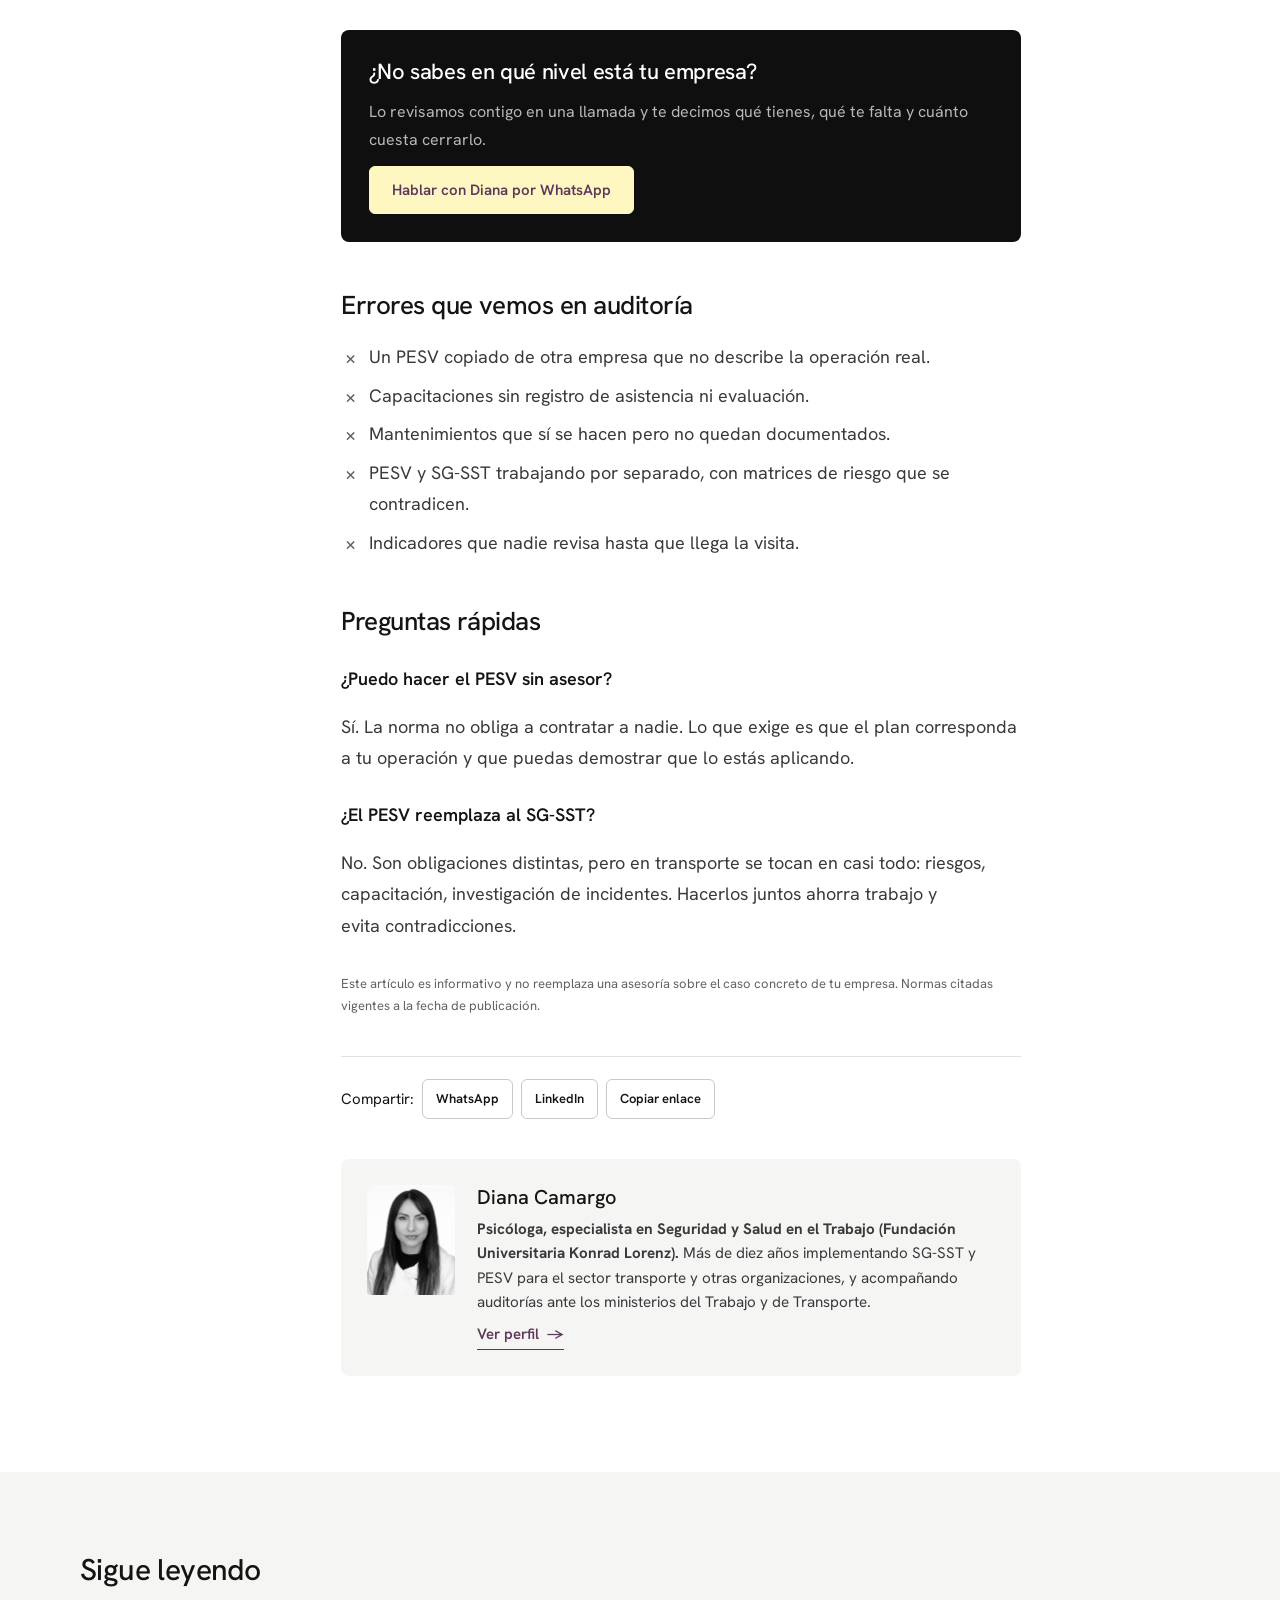
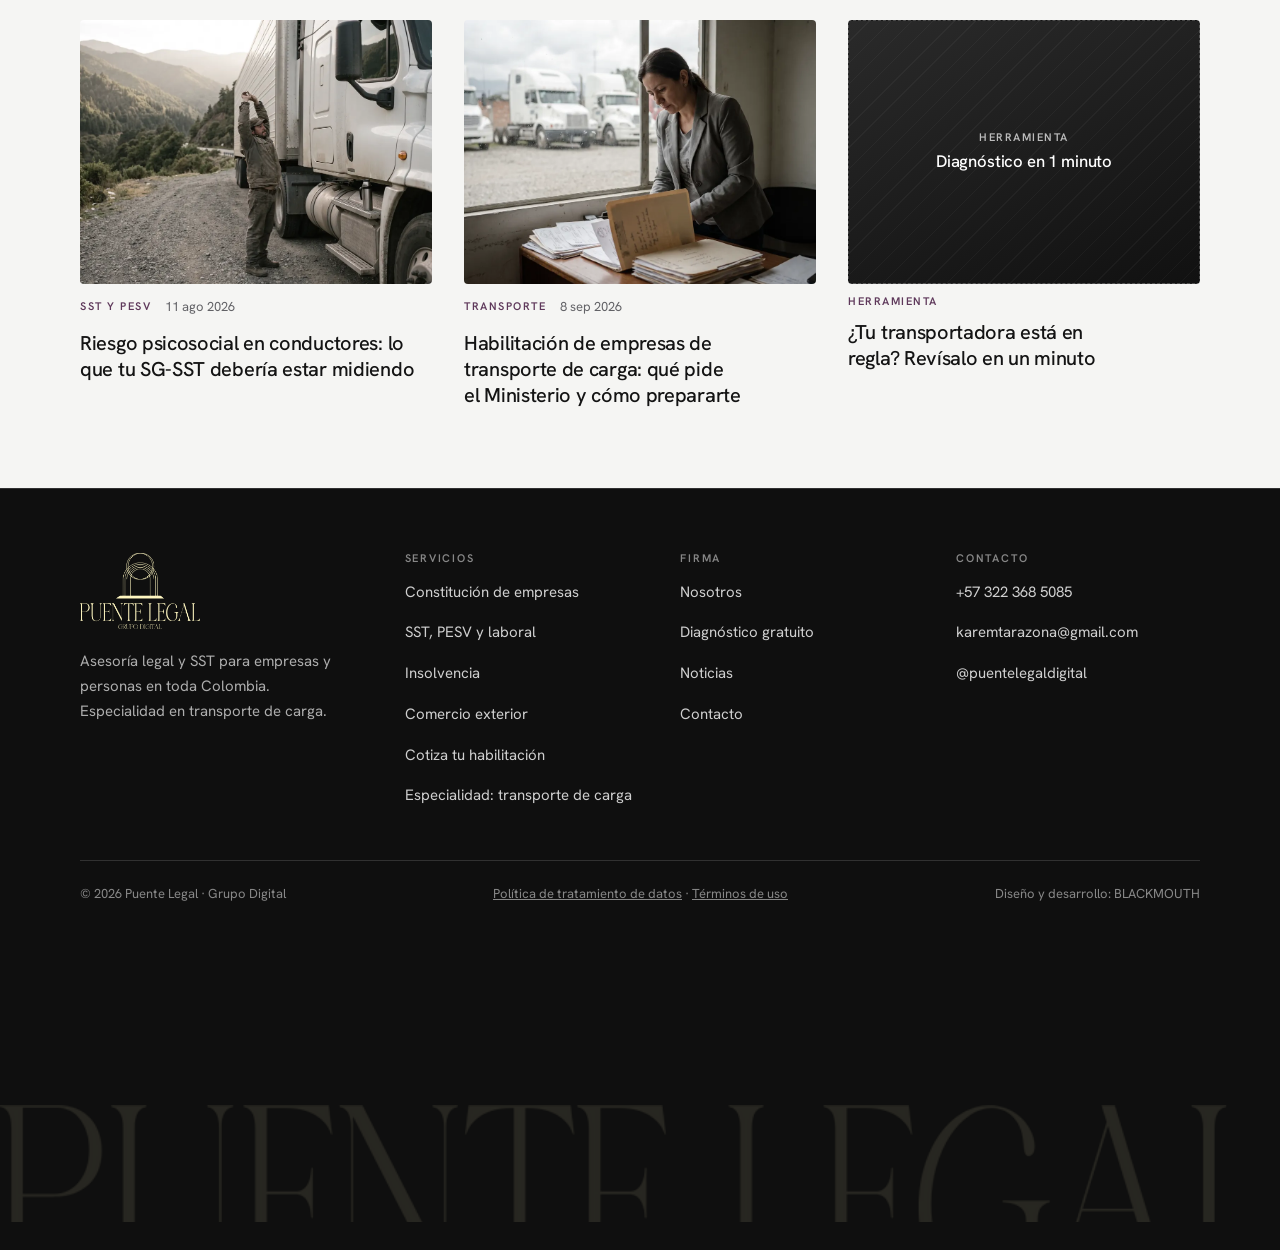
<file: noticias/pesv-empresas-transporte-carga/index.html>
<!doctype html>
<html lang="es-CO">
<head>
<meta charset="utf-8">
<meta name="viewport" content="width=device-width, initial-scale=1, viewport-fit=cover">
<title>PESV en transporte de carga: qué pide la norma | Puente Legal</title>
<meta name="description" content="Quién está obligado a tener PESV, qué nivel le corresponde a tu empresa de transporte según la Resolución 40595 de 2022 y cinco pasos para empezar.">
<meta name="robots" content="noindex, nofollow">
<link rel="canonical" href="https://puentelegal.com.co/noticias/pesv-empresas-transporte-carga/">
<meta name="author" content="Diana Camargo">
<meta name="theme-color" content="#FFFFFF">
<meta property="og:type" content="article">
<meta property="og:locale" content="es_CO">
<meta property="og:site_name" content="Puente Legal">
<meta property="og:title" content="PESV para empresas de transporte de carga: qué pide la norma y por dónde empezar">
<meta property="og:description" content="Quién está obligado, qué nivel te corresponde y cinco pasos para empezar.">
<meta property="og:url" content="https://blackmouthagency-dev.github.io/puente-legal/noticias/pesv-empresas-transporte-carga/">
<meta property="og:image" content="https://blackmouthagency-dev.github.io/puente-legal/assets/img/og.jpg">
<meta property="article:published_time" content="2026-09-15">
<meta property="article:section" content="SST y PESV">
<meta name="twitter:card" content="summary_large_image">
<link rel="icon" href="../../assets/img/favicon.svg" type="image/svg+xml">
<script>document.documentElement.classList.add("js")</script>
<link rel="preconnect" href="https://fonts.googleapis.com">
<link rel="preconnect" href="https://fonts.gstatic.com" crossorigin>
<link rel="stylesheet" href="https://fonts.googleapis.com/css2?family=Hanken+Grotesk:wght@400;500;600;700&display=swap">
<link rel="stylesheet" href="../../assets/site.css">
<script type="application/ld+json">
{
  "@context": "https://schema.org",
  "@graph": [
    {
      "@type": "BlogPosting",
      "headline": "PESV para empresas de transporte de carga: qué pide la norma y por dónde empezar",
      "description": "Quién está obligado a tener PESV, qué nivel le corresponde a tu empresa de transporte y cinco pasos para empezar.",
      "image": "https://puentelegal.com.co/assets/img/og.jpg",
      "datePublished": "2026-09-15",
      "dateModified": "2026-09-15",
      "inLanguage": "es-CO",
      "articleSection": "SST y PESV",
      "keywords": ["PESV", "Plan Estratégico de Seguridad Vial", "transporte de carga", "Resolución 40595 de 2022", "Ley 1503 de 2011"],
      "mainEntityOfPage": "https://puentelegal.com.co/noticias/pesv-empresas-transporte-carga/",
      "author": { "@id": "https://puentelegal.com.co/#diana-camargo", "@type": "Person", "name": "Diana Camargo", "jobTitle": "Psicóloga especialista en Seguridad y Salud en el Trabajo", "url": "https://puentelegal.com.co/nosotros/#diana-camargo" },
      "publisher": { "@id": "https://puentelegal.com.co/#firma", "@type": "LegalService", "name": "Puente Legal · Grupo Digital", "url": "https://puentelegal.com.co/", "logo": { "@type": "ImageObject", "url": "https://puentelegal.com.co/assets/img/logo-full-ciruela.png" } }
    },
    { "@type": "BreadcrumbList", "itemListElement": [
      { "@type": "ListItem", "position": 1, "name": "Inicio", "item": "https://puentelegal.com.co/" },
      { "@type": "ListItem", "position": 2, "name": "Noticias", "item": "https://puentelegal.com.co/noticias/" },
      { "@type": "ListItem", "position": 3, "name": "PESV en transporte de carga" } ] }
  ]
}
</script>
</head>
<body>
<a class="skip" href="#main">Saltar al contenido</a>

<header class="site-header">
  <div class="wrap nav">
    <a class="brand" href="../../" aria-label="Puente Legal, inicio">
      <svg viewBox="0 0 1060 1000" aria-hidden="true"><use href="#iso-sym"/></svg>
      <img src="../../assets/img/wordmark-ciruela.png" alt="Puente Legal · Grupo Digital" width="150" height="33">
    </a>
    <nav aria-label="Principal">
    <ul class="nav-links" id="menu">
      <li><a href="../../habilitacion-transporte-de-carga/" class="nav-star">Habilitación</a></li>
      <li><a href="../../servicios/">Servicios</a></li>
      <li><a href="../../diagnostico/">Diagnóstico</a></li>
      <li><a href="../../nosotros/">Nosotros</a></li>
      <li><a href="../../noticias/" aria-current="page">Noticias</a></li>
      <li><a href="../../contacto/">Contacto</a></li>
      <li class="only-sm"><a class="btn" href="https://wa.me/573223685085" data-wa="Hola, Puente Legal. Quiero una asesoría." data-conv="whatsapp" data-loc="menu"><svg class="i" aria-hidden="true" focusable="false"><use href="#i-whatsapp"/></svg> Escríbenos por WhatsApp</a></li>
    </ul>
    </nav>
    <div class="nav-cta">
      <a class="btn btn-hide-sm" href="https://wa.me/573223685085" data-wa="Hola, Puente Legal. Quiero una asesoría." data-conv="whatsapp" data-loc="header"><svg class="i" aria-hidden="true" focusable="false"><use href="#i-whatsapp"/></svg> Escríbenos</a>
      <button class="menu-btn" type="button" aria-expanded="false" aria-controls="menu" aria-label="Abrir menú">
        <svg width="20" height="20" viewBox="0 0 20 20" aria-hidden="true"><path d="M2 6h16M2 14h16" stroke="currentColor" stroke-width="1.6"/></svg>
      </button>
    </div>
  </div>
  <span class="progreso" aria-hidden="true"></span>
</header>
<svg width="0" height="0" style="position:absolute" aria-hidden="true" focusable="false">
  <symbol id="iso-sym" viewBox="430 20 1060 1000">
    <g fill="none" stroke="currentColor" stroke-width="30" stroke-linecap="round">
      <circle cx="948" cy="312" r="277"/><circle cx="980" cy="312" r="277"/>
      <path d="M596 950V600A368 362 0 0 1 1332 600V950"/>
      <path d="M676 600A288 294 0 0 1 1252 600"/>
      <path d="M755.5 950V600A208.75 226 0 0 1 1173 600V950"/>
    </g>
    <polygon points="530,950 1397,950 1475,1013 443,1013" fill="currentColor"/>
  </symbol>
  <symbol id="i-empresa" viewBox="0 0 24 24"><rect x="5" y="3" width="14" height="18" rx="1" pathLength="1"/><path d="M9 7h2M13 7h2M9 11h2M13 11h2M10 21v-4h4v4M3 21h18" pathLength="1"/></symbol>
  <symbol id="i-casco" viewBox="0 0 24 24"><path d="M3 18h18M5 18v-2.5a7 7 0 0 1 14 0V18M10 8.8V6h4v2.8" pathLength="1"/></symbol>
  <symbol id="i-recupera" viewBox="0 0 24 24"><path d="M3 6c3 0 4 10 9 10s6-6 8-8M16 7.5h4v4" pathLength="1"/></symbol>
  <symbol id="i-globo" viewBox="0 0 24 24"><circle cx="12" cy="12" r="9" pathLength="1"/><path d="M3 12h18M12 3a14 14 0 0 1 0 18M12 3a14 14 0 0 0 0 18" pathLength="1"/></symbol>
  <symbol id="i-arco" viewBox="0 0 24 24"><path d="M4 21V11a8 8 0 0 1 16 0v10M8.5 21v-9a3.5 3.5 0 0 1 7 0v9" pathLength="1"/></symbol>
  <symbol id="i-chevron" viewBox="0 0 24 24"><path d="M9 6l6 6-6 6"/></symbol>
  <symbol id="i-flecha" viewBox="0 0 24 24"><path d="M4 12h15M13 6l6 6-6 6"/></symbol>
  <symbol id="i-check" viewBox="0 0 24 24"><path d="M5 12.5l4.5 4.5L19 7.5"/></symbol>
  <symbol id="i-mas" viewBox="0 0 24 24"><path d="M5 12h14"/><path d="M12 5v14"/></symbol>
  <symbol id="i-camion" viewBox="0 0 24 24"><path d="M2.5 6h11v10h-11zM13.5 9.5H18l3.5 3.5V16h-8" pathLength="1"/><circle cx="6.5" cy="17.5" r="1.8" pathLength="1"/><circle cx="17.5" cy="17.5" r="1.8" pathLength="1"/></symbol>
  <symbol id="i-habilitacion" viewBox="0 0 24 24"><path d="M14 3H6v18h12V7zM14 3v4h4" pathLength="1"/><circle cx="12" cy="13.5" r="2.5" pathLength="1"/><path d="M10.6 15.6L10 19l2-1 2 1-.6-3.4" pathLength="1"/></symbol>
  <symbol id="i-lupa" viewBox="0 0 24 24"><circle cx="10.5" cy="10.5" r="6.5" pathLength="1"/><path d="M15.3 15.3L21 21M8 10.5h5" pathLength="1"/></symbol>
  <symbol id="i-saldo" viewBox="0 0 24 24"><path d="M14 3H6v18h12V7zM14 3v4h4" pathLength="1"/><path d="M12 10v7M14 11.2c-.4-.6-1.1-.9-2-.9-1.1 0-2 .6-2 1.4 0 1.9 4 1 4 2.9 0 .8-.9 1.4-2 1.4-.9 0-1.7-.4-2.1-1" pathLength="1"/></symbol>
  <symbol id="i-volante" viewBox="0 0 24 24"><circle cx="12" cy="12" r="9" pathLength="1"/><circle cx="12" cy="12" r="2" pathLength="1"/><path d="M3.5 10.5l6.5 1M20.5 10.5l-6.5 1M12 14v7" pathLength="1"/></symbol>
  <symbol id="i-doc" viewBox="0 0 24 24"><path d="M14 3H6v18h12V7zM14 3v4h4M9 11h6M9 14.5h6M9 18h4" pathLength="1"/></symbol>
  <symbol id="i-escudo" viewBox="0 0 24 24"><path d="M12 3l7 3v5c0 4.5-3 8.3-7 10-4-1.7-7-5.5-7-10V6z" pathLength="1"/><path d="M9 12l2 2 4-4" pathLength="1"/></symbol>
  <symbol id="i-balanza" viewBox="0 0 24 24"><path d="M12 4v16M8 20h8M5 7h14M5 7l-2.5 6a2.5 2.5 0 0 0 5 0zM19 7l-2.5 6a2.5 2.5 0 0 0 5 0z" pathLength="1"/></symbol>
  <symbol id="i-chat" viewBox="0 0 24 24"><path d="M4 5h16v11H9l-5 4z" pathLength="1"/><path d="M8 9.5h8M8 12.5h5" pathLength="1"/></symbol>
  <symbol id="i-telefono" viewBox="0 0 24 24"><path d="M5 3h4l2 5-2.5 1.5a11 11 0 0 0 6 6L16 13l5 2v4a2 2 0 0 1-2 2A16 16 0 0 1 3 5a2 2 0 0 1 2-2Z"/></symbol>
  <symbol id="i-correo" viewBox="0 0 24 24"><path d="M3 6h18v12H3zM3 6l9 7 9-7"/></symbol>
  <symbol id="i-instagram" viewBox="0 0 24 24"><rect x="3" y="3" width="18" height="18" rx="5"/><circle cx="12" cy="12" r="4"/><circle cx="17.5" cy="6.5" r=".6"/></symbol>
  <symbol id="i-whatsapp" viewBox="0 0 24 24"><path fill="currentColor" stroke="none" d="M12 2a10 10 0 0 0-8.6 15.1L2 22l5-1.3A10 10 0 1 0 12 2Zm0 18.2c-1.6 0-3.1-.4-4.4-1.2l-.3-.2-3 .8.8-2.9-.2-.3A8.2 8.2 0 1 1 12 20.2Zm4.5-6.1c-.2-.1-1.5-.7-1.7-.8-.2-.1-.4-.1-.6.1l-.8 1c-.1.2-.3.2-.5.1a6.7 6.7 0 0 1-3.3-2.9c-.2-.4.2-.4.7-1.3.1-.2 0-.3 0-.4l-.8-1.8c-.2-.5-.4-.4-.6-.4h-.5a1 1 0 0 0-.7.3 3 3 0 0 0-.9 2.2 5.2 5.2 0 0 0 1.1 2.7 11.8 11.8 0 0 0 4.5 4c1.7.7 2.3.8 3.2.6.5-.1 1.5-.6 1.7-1.2.2-.6.2-1.1.1-1.2l-.5-.3Z"/></symbol>
</svg>

<main id="main">
<article>
  <header class="page-hero s-blanco" style="padding-bottom:88px">
    <div class="wrap">
      <ol class="crumbs"><li><a href="../../">Inicio</a></li><li><a href="../">Noticias</a></li><li aria-current="page">PESV en transporte de carga</li></ol>
      <div class="art-head">
        <span class="card-cat">SST y PESV</span>
        <h1 data-split="words" data-split-load>PESV para empresas de transporte de carga: qué pide la norma y por dónde empezar</h1>
        <p class="lead">Si tu empresa administra más de diez vehículos o más de diez conductores, el Plan Estratégico de Seguridad Vial no es opcional. Te contamos cómo saber si estás obligado, qué nivel te corresponde y cómo arrancar sin perder meses.</p>
        <div class="byline">
          <span class="who"><img src="../../assets/team/diana-camargo.webp" alt="" width="48" height="48"><span><strong>Diana Camargo</strong><small>Psicóloga · Especialista en SST</small></span></span>
          <span><small>Publicado</small><time datetime="2026-09-15">15 de septiembre de 2026</time></span>
          <span><small>Lectura</small>4 minutos</span>
        </div>
      </div>
    </div>
  </header>

  <div class="wrap art-cover">
    <img class="art-img" src="../../assets/img/fotos/n-pesv.webp" alt="Conductor revisando las llantas de su tractocamión antes de salir a ruta" width="1200" height="896" decoding="async">
  </div>

  <div class="wrap art-layout">
    <details class="toc" open>
      <summary>En este artículo</summary>
      <nav aria-label="Contenido del artículo">
      <ol>
        <li><a href="#que-es">Qué es el PESV</a></li>
        <li><a href="#obligados">¿Tu empresa está obligada?</a></li>
        <li><a href="#niveles">Qué nivel te corresponde</a></li>
        <li><a href="#pasos">Cinco pasos para empezar</a></li>
        <li><a href="#errores">Errores que vemos en auditoría</a></li>
        <li><a href="#preguntas">Preguntas rápidas</a></li>
      </ol>
      </nav>
    </details>

    <div>
      <div class="prose">
        <div class="callout"><span class="h">En 30 segundos</span><ul>
          <li>Estás obligado si tienes, contratas o administras más de 10 vehículos o más de 10 conductores.</li>
          <li>Hay tres niveles: básico, estándar y avanzado.</li>
          <li>Empieza por nombrar un líder y hacer el diagnóstico.</li>
        </ul></div>
        <h2 id="que-es">Qué es el PESV</h2>
        <p>El <a href="../../servicios/sst-pesv-laboral/#sg-sst-pesv">Plan Estratégico de Seguridad Vial</a> es el instrumento con el que una organización identifica los riesgos viales de su operación y define qué va a hacer para reducir los siniestros: cómo selecciona y capacita a sus conductores, cómo controla jornadas y descansos, cómo mantiene sus vehículos y qué hace cuando ocurre un incidente.</p>
        <p>La obligación nació con la <strong>Ley 1503 de 2011</strong>. La metodología vigente para diseñarlo e implementarlo está en la <strong>Resolución 40595 de 2022</strong> del Ministerio de Transporte.</p>
        <p>En una empresa de transporte de carga el PESV pesa más que en cualquier otra: los conductores pasan la jornada en la vía y el riesgo vial es el principal riesgo laboral. Por eso conviene construirlo junto con el SG-SST y no como un documento aparte.</p>

        <h2 id="obligados">¿Tu empresa está obligada?</h2>
        <p>Después de la modificación que hizo la <strong>Ley 2050 de 2020</strong>, deben implementar el PESV las organizaciones públicas o privadas que, para cumplir sus fines o en el desarrollo de su actividad, tengan, fabriquen, ensamblen, comercialicen, contraten o administren <strong>flotas de más de diez vehículos</strong>, o que contraten o administren <strong>más de diez conductores</strong>.</p>
        <div class="callout"><span class="h">Revisa bien la cuenta</span>La norma habla de vehículos que la empresa tenga, contrate o administre, no solo de los propios. Muchas transportadoras creen que no están obligadas porque tienen pocos vehículos a su nombre, y al sumar los que administran pasan de diez.</div>

        <h2 id="niveles">Qué nivel te corresponde</h2>
        <p>La Resolución 40595 de 2022 clasifica a las organizaciones en tres niveles, <strong>básico, estándar y avanzado</strong>, según su actividad y el tamaño de su flota o el número de conductores. Cada nivel exige un número distinto de pasos y un grado distinto de documentación.</p>
        <p>Ubicarte en el nivel correcto es el primer paso y el más barato. Si implementas de menos, quedas expuesto a sanciones. Si implementas de más, gastas tiempo y dinero en requisitos que no te aplican.</p>
        <details class="proto-note"><summary>Nota · Contenido</summary><div>Aquí va una tabla con los rangos exactos de cada nivel. La debe armar Diana a partir de la resolución vigente.</div></details>

        <h2 id="pasos">Cinco pasos para empezar</h2>
        <ol class="stepper">
          <li><strong>Nombra un líder del PESV</strong> con tiempo real para la tarea y respaldo de la gerencia. Si nadie responde por el plan, el plan no avanza.</li>
          <li><strong><a href="../../diagnostico/?sector=transporte">Haz el diagnóstico</a>.</strong> Cuántos vehículos y conductores tienes, qué rutas cubren, qué siniestros ha habido en los últimos años y por qué.</li>
          <li><strong>Adopta una política de seguridad vial</strong> firmada por el representante legal, y comunícala a todos, incluidos los conductores de vehículos vinculados.</li>
          <li><strong>Arma el plan de acción:</strong> selección y capacitación de conductores, control de jornadas, mantenimiento preventivo documentado y protocolo para atender siniestros.</li>
          <li><strong>Mide.</strong> Define indicadores y revísalos cada mes. Sin datos, en la auditoría no hay cómo demostrar que el plan funciona.</li>
        </ol>

        <div class="cta-box s-negro">
          <h3>¿No sabes en qué nivel está tu empresa?</h3>
          <p>Lo revisamos contigo en una llamada y te decimos qué tienes, qué te falta y cuánto cuesta cerrarlo.</p>
          <a class="btn" href="https://wa.me/573223685085" data-wa="Hola, Diana. Leí el artículo del PESV y quiero saber en qué nivel está mi empresa." data-conv="whatsapp" data-loc="articulo-cta">Hablar con Diana por WhatsApp</a>
        </div>

        <h2 id="errores">Errores que vemos en auditoría</h2>
        <ul class="cross">
          <li>Un PESV copiado de otra empresa que no describe la operación real.</li>
          <li>Capacitaciones sin registro de asistencia ni evaluación.</li>
          <li>Mantenimientos que sí se hacen pero no quedan documentados.</li>
          <li>PESV y SG-SST trabajando por separado, con matrices de riesgo que se contradicen.</li>
          <li>Indicadores que nadie revisa hasta que llega la visita.</li>
        </ul>

        <h2 id="preguntas">Preguntas rápidas</h2>
        <h3>¿Puedo hacer el PESV sin asesor?</h3>
        <p>Sí. La norma no obliga a contratar a nadie. Lo que exige es que el plan corresponda a tu operación y que puedas demostrar que lo estás aplicando.</p>
        <h3>¿El PESV reemplaza al SG-SST?</h3>
        <p>No. Son obligaciones distintas, pero en transporte se tocan en casi todo: riesgos, capacitación, investigación de incidentes. Hacerlos juntos ahorra trabajo y evita contradicciones.</p>
      </div>

      <p class="disclaimer">Este artículo es informativo y no reemplaza una asesoría sobre el caso concreto de tu empresa. Normas citadas vigentes a la fecha de publicación.</p>

      <div class="share">
        <span>Compartir:</span>
        <a data-share="wa" href="#">WhatsApp</a>
        <a data-share="in" href="#">LinkedIn</a>
        <button data-copy type="button"><span>Copiar enlace</span></button>
      </div>

      <section class="author-box" aria-label="Sobre la autora">
        <img src="../../assets/team/diana-camargo.webp" alt="Diana Camargo" width="96" height="120" loading="lazy">
        <div style="display:grid;gap:8px">
          <h2>Diana Camargo</h2>
          <p><strong>Psicóloga, especialista en Seguridad y Salud en el Trabajo (Fundación Universitaria Konrad Lorenz).</strong> Más de diez años implementando SG-SST y PESV para el sector transporte y otras organizaciones, y acompañando auditorías ante los ministerios del Trabajo y de Transporte.</p>
          <a class="link-arrow" href="../../nosotros/#diana-camargo" style="justify-self:start;color:var(--ciruela)">Ver perfil <span>→</span></a>
        </div>
      </section>
      <details class="proto-note"><summary>Nota · Texto</summary><div>Artículo de ejemplo redactado para mostrar el formato. Diana debe revisarlo, ajustarlo y firmarlo antes de publicar. Google premia que el autor sea un especialista identificable (E-E-A-T), por eso cada artículo lleva autora, cargo, foto y fecha.</div></details>
    </div>

    <div class="aside-note">
      <details class="proto-note" style="margin-top:0"><summary>Nota · SEO del artículo</summary><div>Todo esto lo genera el panel solo: URL corta con la palabra clave, título de menos de 60 caracteres, descripción, marcado BlogPosting con autora y fecha, migas de pan, tabla de contenido con anclas y enlaces internos hacia el servicio de PESV y hacia el diagnóstico.</div></details>
    </div>
  </div>
</article>

<section class="band s-gris" aria-labelledby="rel-t" style="padding-block:80px">
  <div class="wrap">
    <h2 id="rel-t" class="h3" style="margin-bottom:32px">Sigue leyendo</h2>
    <div class="news-grid" style="grid-template-columns:repeat(3,1fr)">
      <a class="card" href="../">
        <div class="card-media"><img src="../../assets/img/fotos/n-pausa.webp" alt="Conductor en pausa activa junto a su tractocamión" width="1000" height="747" loading="lazy" decoding="async"></div>
        <div class="card-meta"><span class="card-cat">SST y PESV</span><time datetime="2026-08-11">11 ago 2026</time></div>
        <h3>Riesgo psicosocial en conductores: lo que tu SG-SST debería estar midiendo</h3>
      </a>
      <a class="card" href="../">
        <div class="card-media"><img src="../../assets/img/fotos/n-habilitacion.webp" alt="Gerente de una transportadora revisando los documentos de habilitación" width="1000" height="747" loading="lazy" decoding="async"></div>
        <div class="card-meta"><span class="card-cat">Transporte</span><time datetime="2026-09-08">8 sep 2026</time></div>
        <h3>Habilitación de empresas de transporte de carga: qué pide el Ministerio y cómo prepararte</h3>
      </a>
      <a class="card" href="../../diagnostico/?sector=transporte">
        <div class="card-media"><div class="ph"><div class="ph-inner"><span class="ph-tag">Herramienta</span><span class="ph-title">Diagnóstico en 1 minuto</span></div></div></div>
        <div class="card-meta"><span class="card-cat">Herramienta</span></div>
        <h3>¿Tu transportadora está en regla? Revísalo en un minuto</h3>
      </a>
    </div>
  </div>
</section>
</main>

<footer class="site-footer s-negro">
  <div class="wrap">
    <div class="foot-grid">
      <div>
        <img src="../../assets/img/logo-full-crema.png" alt="Puente Legal · Grupo Digital" width="120" height="77" loading="lazy">
        <p class="muted" style="margin-top:20px;font-size:var(--t-sm);max-width:34ch">Asesoría legal y SST para empresas y personas en toda Colombia. Especialidad en transporte de carga.</p>
      </div>
      <nav aria-label="Servicios">
        <h2>Servicios</h2>
        <ul>
          <li><a href="../../servicios/constitucion-de-empresas/">Constitución de empresas</a></li>
          <li><a href="../../servicios/sst-pesv-laboral/">SST, PESV y laboral</a></li>
          <li><a href="../../servicios/insolvencia/">Insolvencia</a></li>
          <li><a href="../../servicios/comercio-exterior/">Comercio exterior</a></li>
          <li><a href="../../habilitacion-transporte-de-carga/">Cotiza tu habilitación</a></li>
          <li><a href="../../transporte-de-carga/">Especialidad: transporte de carga</a></li>
        </ul>
      </nav>
      <nav aria-label="Firma">
        <h2>Firma</h2>
        <ul>
          <li><a href="../../nosotros/">Nosotros</a></li>
          <li><a href="../../diagnostico/">Diagnóstico gratuito</a></li>
          <li><a href="../../noticias/">Noticias</a></li>
          <li><a href="../../contacto/">Contacto</a></li>
        </ul>
      </nav>
      <div>
        <h2>Contacto</h2>
        <ul>
          <li><a href="tel:+573223685085">+57 322 368 5085</a></li>
          <li><a href="mailto:karemtarazona@gmail.com">karemtarazona@gmail.com</a></li>
          <li><a href="https://www.instagram.com/puentelegaldigital/" target="_blank" rel="noopener">@puentelegaldigital</a></li>
        </ul>
      </div>
    </div>
    <div class="foot-legal">
      <span>© <span data-year>2026</span> Puente Legal · Grupo Digital</span>
      <span><a href="#">Política de tratamiento de datos</a> · <a href="#">Términos de uso</a></span>
      <span>Diseño y desarrollo: BLACKMOUTH</span>
    </div>
  </div>
  <div class="foot-mark" data-draw="through" aria-hidden="true"><img src="../../assets/img/wordmark-crema.png" alt="" width="900" height="195" loading="lazy" data-ty="0:160;.42:0"></div>
</footer>

<a class="wa-float" href="https://wa.me/573223685085" data-wa="Hola, Puente Legal. Leí el artículo sobre el PESV y quiero una asesoría." data-conv="whatsapp" data-loc="flotante" aria-label="Escríbenos por WhatsApp"><svg class="" aria-hidden="true" focusable="false"><use href="#i-whatsapp"/></svg></a>
<button class="proto-toggle" type="button" aria-pressed="false"><i aria-hidden="true"></i><span>Notas del prototipo</span></button>
<script src="../../assets/site.js" defer></script>
</body>
</html>
</file>
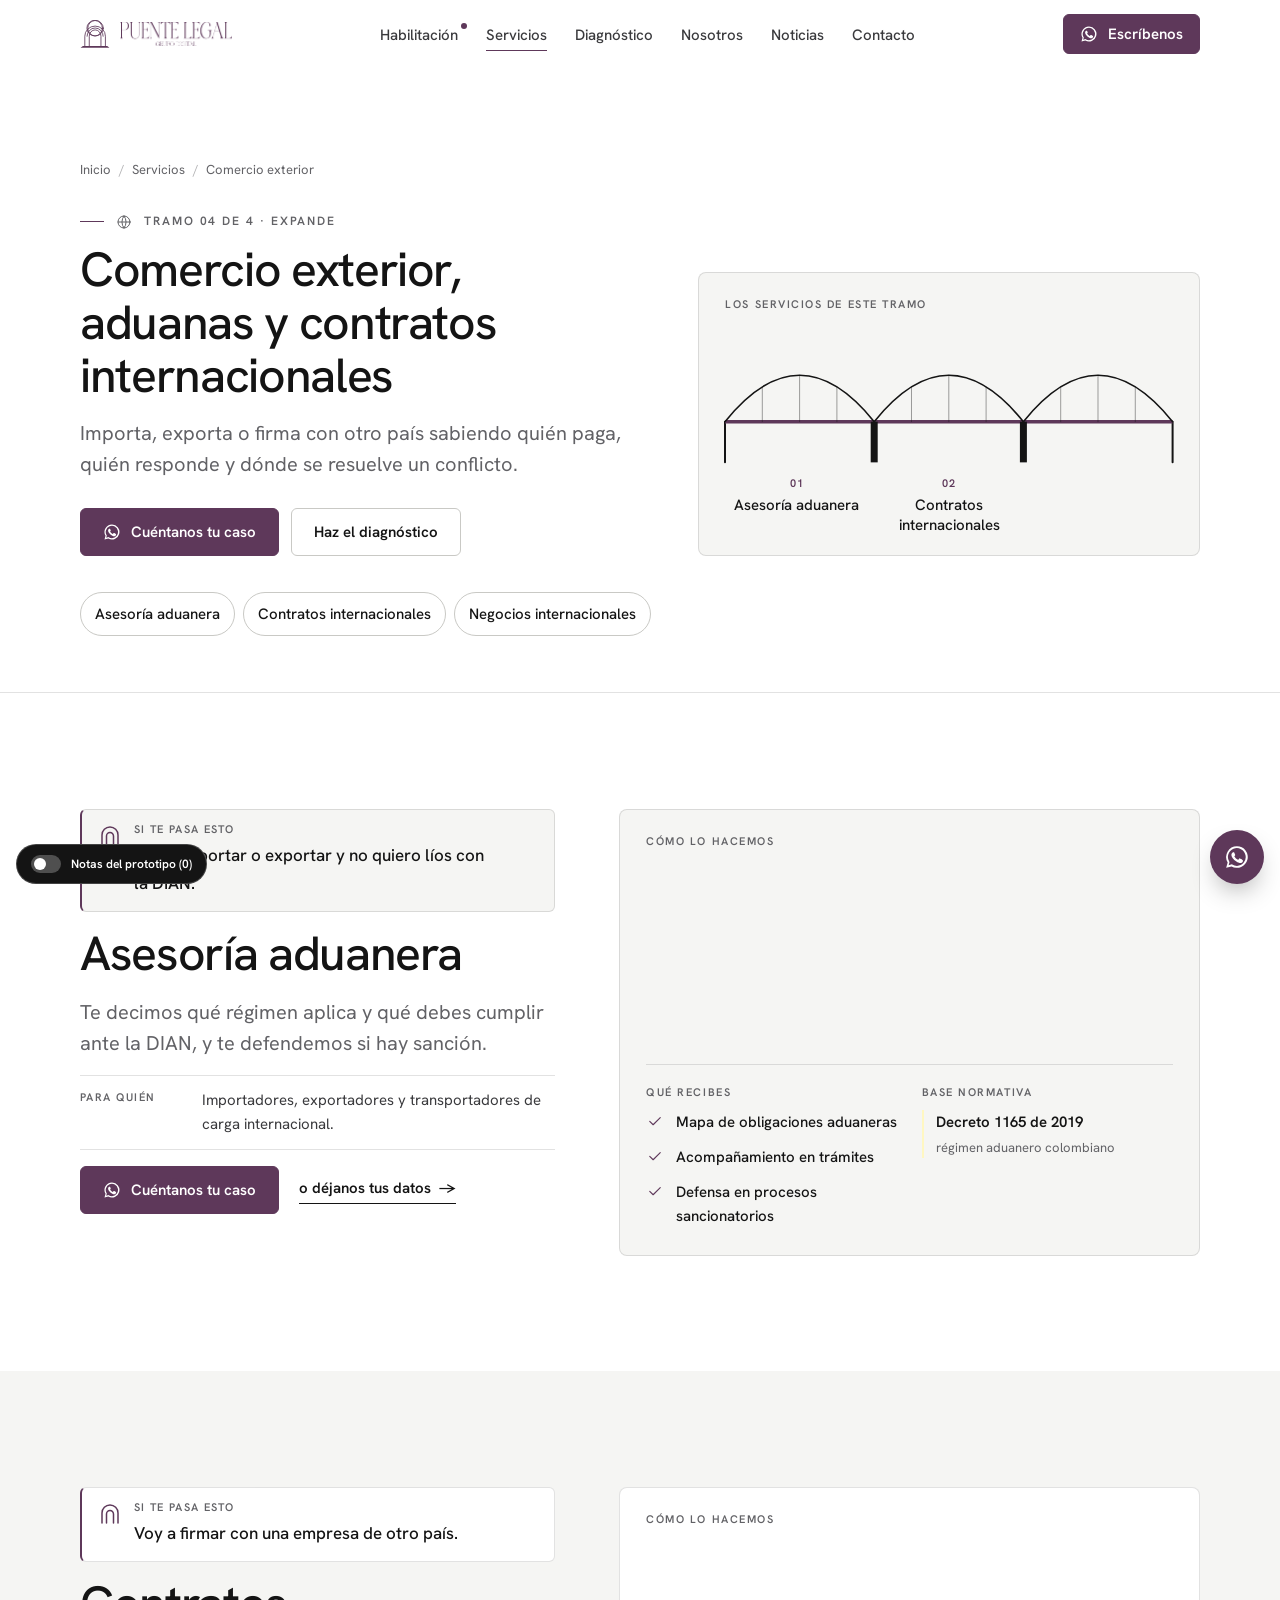
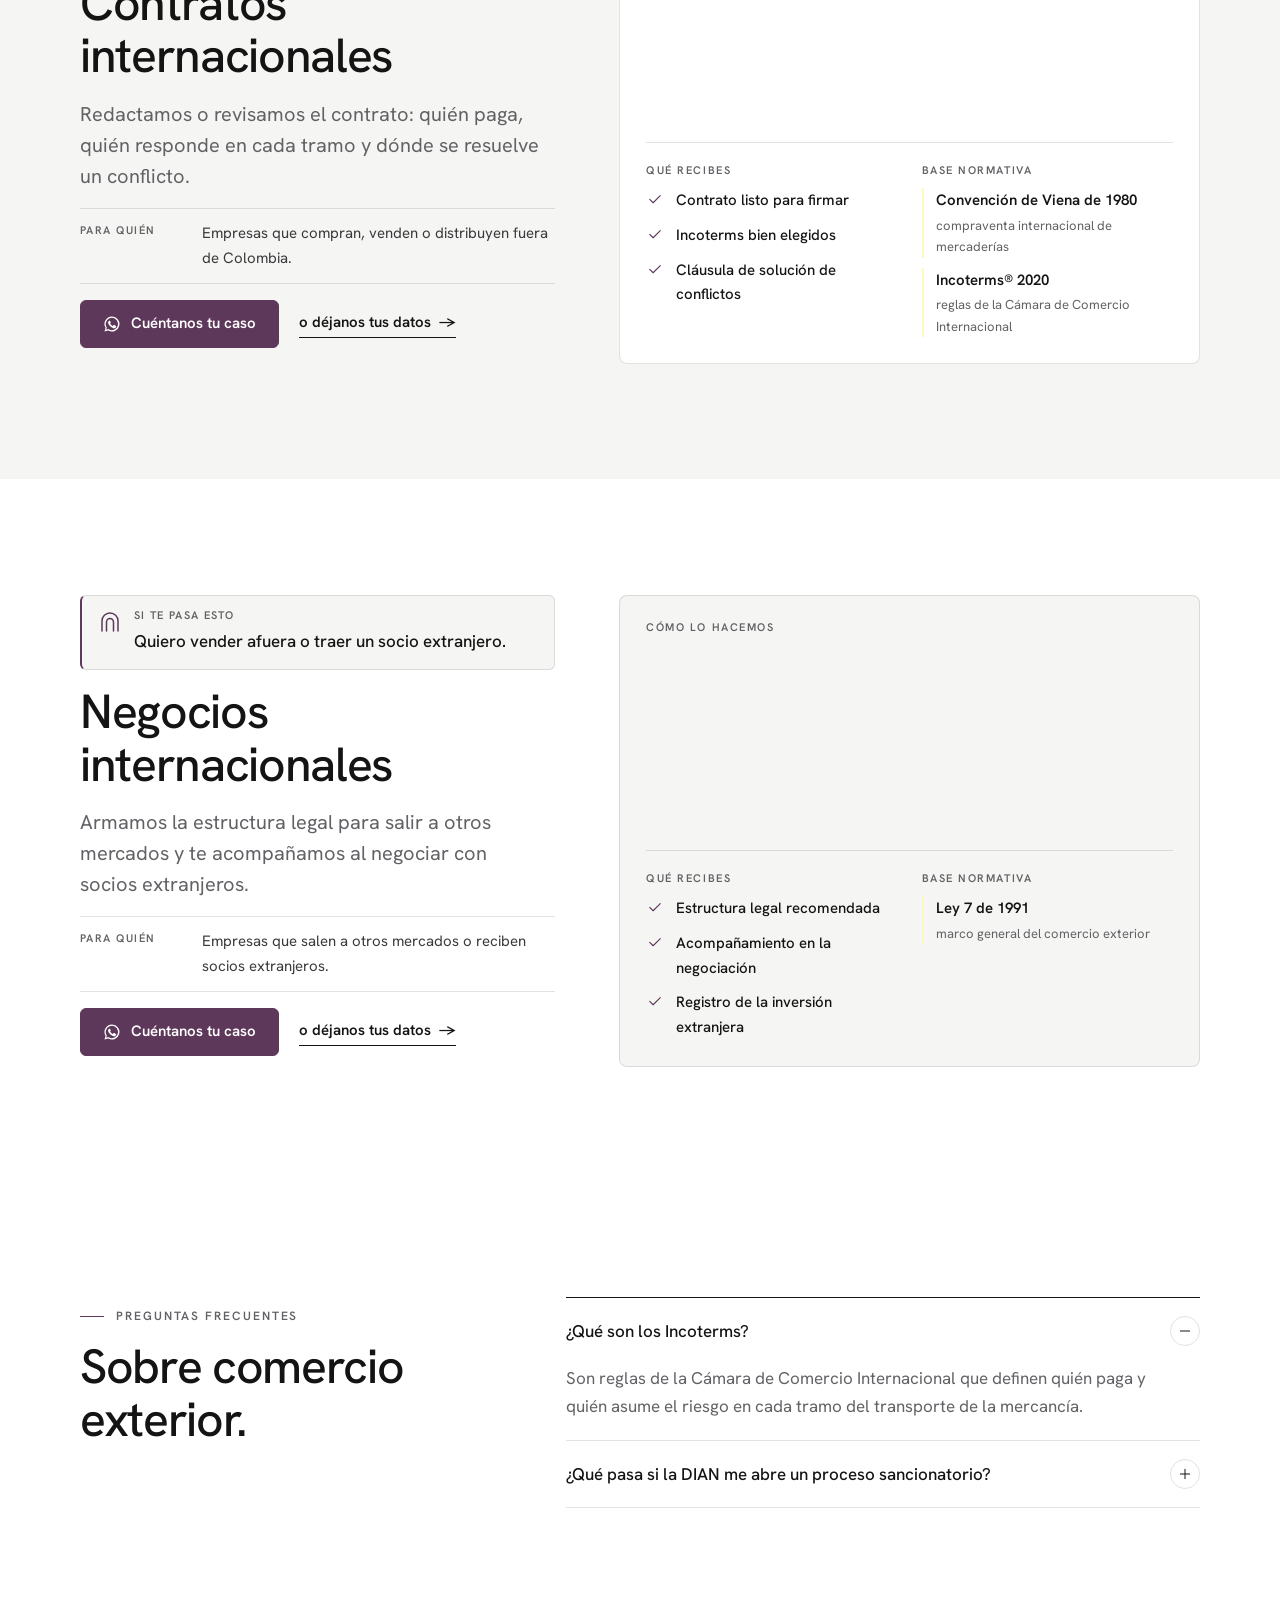
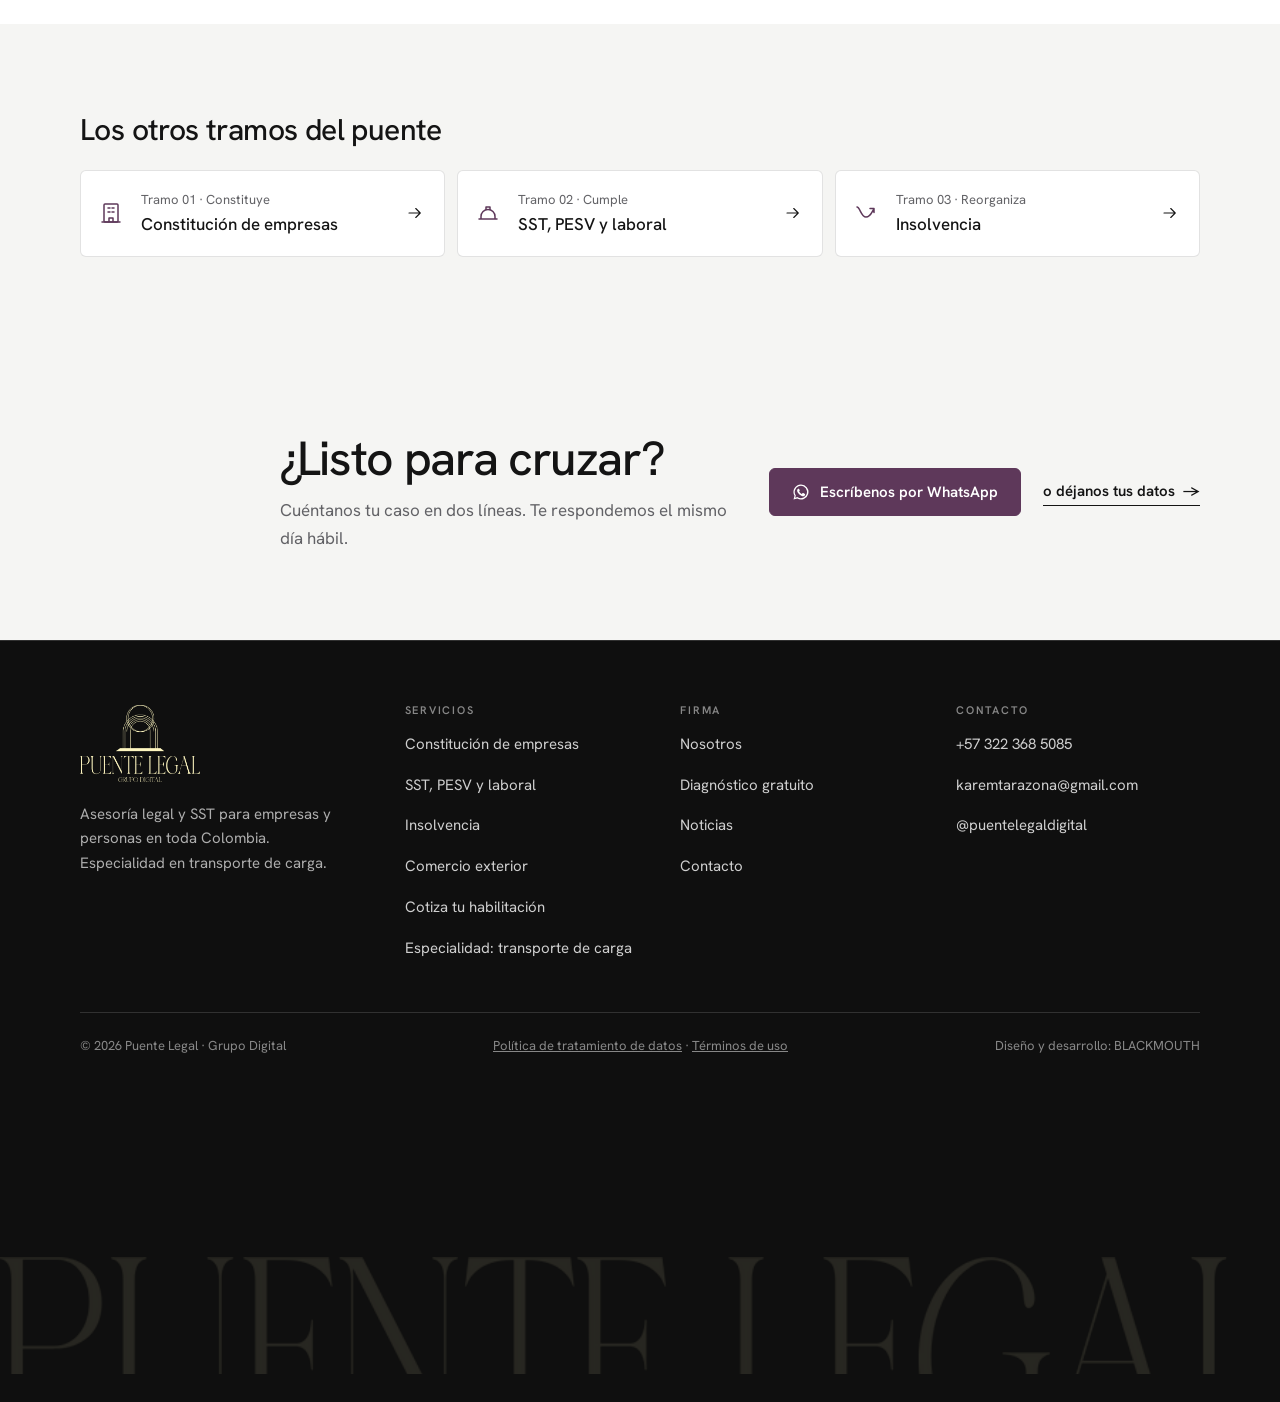
<file: servicios/comercio-exterior/index.html>
<!doctype html>
<html lang="es-CO">
<head>
<meta charset="utf-8">
<meta name="viewport" content="width=device-width, initial-scale=1, viewport-fit=cover">
<title>Asesoría en comercio exterior y aduanas | Puente Legal</title>
<meta name="description" content="Asesoría aduanera, contratos internacionales e Incoterms, y estructura legal para exportar o recibir socios extranjeros.">
<!-- PROTOTIPO: quitar noindex cuando el sitio viva en el dominio definitivo -->
<meta name="robots" content="noindex, nofollow">
<link rel="canonical" href="https://puentelegal.com.co/servicios/comercio-exterior/">
<meta name="theme-color" content="#FFFFFF">
<meta property="og:type" content="website">
<meta property="og:locale" content="es_CO">
<meta property="og:site_name" content="Puente Legal">
<meta property="og:title" content="Asesoría en comercio exterior y aduanas | Puente Legal">
<meta property="og:description" content="Asesoría aduanera, contratos internacionales e Incoterms, y estructura legal para exportar o recibir socios extranjeros.">
<meta property="og:url" content="https://blackmouthagency-dev.github.io/puente-legal/servicios/comercio-exterior/">
<meta property="og:image" content="https://blackmouthagency-dev.github.io/puente-legal/assets/img/og.jpg">
<meta property="og:image:width" content="1200">
<meta property="og:image:height" content="630">
<meta name="twitter:card" content="summary_large_image">
<link rel="icon" href="../../assets/img/favicon.svg" type="image/svg+xml">
<script>document.documentElement.classList.add("js")</script>
<link rel="preconnect" href="https://fonts.googleapis.com">
<link rel="preconnect" href="https://fonts.gstatic.com" crossorigin>
<link rel="stylesheet" href="https://fonts.googleapis.com/css2?family=Hanken+Grotesk:wght@400;500;600;700&display=swap">
<link rel="stylesheet" href="../../assets/site.css">
<script type="application/ld+json">
{
 "@context": "https://schema.org",
 "@graph": [
  {
   "@type": "BreadcrumbList",
   "itemListElement": [
    {
     "@type": "ListItem",
     "position": 1,
     "name": "Inicio",
     "item": "https://puentelegal.com.co/"
    },
    {
     "@type": "ListItem",
     "position": 2,
     "name": "Servicios",
     "item": "https://puentelegal.com.co/servicios/"
    },
    {
     "@type": "ListItem",
     "position": 3,
     "name": "Comercio exterior"
    }
   ]
  },
  {
   "@type": "FAQPage",
   "mainEntity": [
    {
     "@type": "Question",
     "name": "¿Qué son los Incoterms?",
     "acceptedAnswer": {
      "@type": "Answer",
      "text": "Son reglas de la Cámara de Comercio Internacional que definen quién paga y quién asume el riesgo en cada tramo del transporte de la mercancía."
     }
    },
    {
     "@type": "Question",
     "name": "¿Qué pasa si la DIAN me abre un proceso sancionatorio?",
     "acceptedAnswer": {
      "@type": "Answer",
      "text": "Revisamos el expediente, los plazos y los soportes de tu operación, y preparamos tu defensa antes de que venzan los términos."
     }
    }
   ]
  },
  {
   "@type": "Service",
   "@id": "https://puentelegal.com.co/servicios/comercio-exterior/#asesoria-aduanera",
   "name": "Asesoría aduanera",
   "description": "Te decimos qué régimen aplica y qué debes cumplir ante la DIAN, y te defendemos si hay sanción.",
   "provider": {
    "@id": "https://puentelegal.com.co/#firma"
   },
   "areaServed": {
    "@type": "Country",
    "name": "Colombia"
   },
   "audience": {
    "@type": "BusinessAudience"
   },
   "url": "https://puentelegal.com.co/servicios/comercio-exterior/#asesoria-aduanera"
  },
  {
   "@type": "Service",
   "@id": "https://puentelegal.com.co/servicios/comercio-exterior/#contratos-internacionales",
   "name": "Contratos internacionales",
   "description": "Redactamos o revisamos el contrato: quién paga, quién responde en cada tramo y dónde se resuelve un conflicto.",
   "provider": {
    "@id": "https://puentelegal.com.co/#firma"
   },
   "areaServed": {
    "@type": "Country",
    "name": "Colombia"
   },
   "audience": {
    "@type": "BusinessAudience"
   },
   "url": "https://puentelegal.com.co/servicios/comercio-exterior/#contratos-internacionales"
  },
  {
   "@type": "Service",
   "@id": "https://puentelegal.com.co/servicios/comercio-exterior/#negocios-internacionales",
   "name": "Negocios internacionales",
   "description": "Armamos la estructura legal para salir a otros mercados y te acompañamos al negociar con socios extranjeros.",
   "provider": {
    "@id": "https://puentelegal.com.co/#firma"
   },
   "areaServed": {
    "@type": "Country",
    "name": "Colombia"
   },
   "audience": {
    "@type": "BusinessAudience"
   },
   "url": "https://puentelegal.com.co/servicios/comercio-exterior/#negocios-internacionales"
  }
 ]
}
</script>
</head>
<body>
<a class="skip" href="#main">Saltar al contenido</a>
<header class="site-header">
  <div class="wrap nav">
    <a class="brand" href="../../" aria-label="Puente Legal, inicio">
      <svg viewBox="0 0 1060 1000" aria-hidden="true"><use href="#iso-sym"/></svg>
      <img src="../../assets/img/wordmark-ciruela.png" alt="Puente Legal · Grupo Digital" width="150" height="33">
    </a>
    <nav aria-label="Principal">
    <ul class="nav-links" id="menu">
      <li><a href="../../habilitacion-transporte-de-carga/" class="nav-star">Habilitación</a></li>
      <li><a href="../../servicios/" aria-current="page">Servicios</a></li>
      <li><a href="../../diagnostico/">Diagnóstico</a></li>
      <li><a href="../../nosotros/">Nosotros</a></li>
      <li><a href="../../noticias/">Noticias</a></li>
      <li><a href="../../contacto/">Contacto</a></li>
      <li class="only-sm"><a class="btn" href="https://wa.me/573223685085" data-wa="Hola, Puente Legal. Quiero una asesoría." data-conv="whatsapp" data-loc="menu"><svg class="i" aria-hidden="true" focusable="false"><use href="#i-whatsapp"/></svg> Escríbenos por WhatsApp</a></li>
    </ul>
    </nav>
    <div class="nav-cta">
      <a class="btn btn-hide-sm" href="https://wa.me/573223685085" data-wa="Hola, Puente Legal. Quiero una asesoría." data-conv="whatsapp" data-loc="header"><svg class="i" aria-hidden="true" focusable="false"><use href="#i-whatsapp"/></svg> Escríbenos</a>
      <button class="menu-btn" type="button" aria-expanded="false" aria-controls="menu" aria-label="Abrir menú">
        <svg width="20" height="20" viewBox="0 0 20 20" aria-hidden="true"><path d="M2 6h16M2 14h16" stroke="currentColor" stroke-width="1.6"/></svg>
      </button>
    </div>
  </div>
  
</header>
<svg width="0" height="0" style="position:absolute" aria-hidden="true" focusable="false">
  <symbol id="iso-sym" viewBox="430 20 1060 1000">
    <g fill="none" stroke="currentColor" stroke-width="30" stroke-linecap="round">
      <circle cx="948" cy="312" r="277"/><circle cx="980" cy="312" r="277"/>
      <path d="M596 950V600A368 362 0 0 1 1332 600V950"/>
      <path d="M676 600A288 294 0 0 1 1252 600"/>
      <path d="M755.5 950V600A208.75 226 0 0 1 1173 600V950"/>
    </g>
    <polygon points="530,950 1397,950 1475,1013 443,1013" fill="currentColor"/>
  </symbol>
  <symbol id="i-empresa" viewBox="0 0 24 24"><rect x="5" y="3" width="14" height="18" rx="1" pathLength="1"/><path d="M9 7h2M13 7h2M9 11h2M13 11h2M10 21v-4h4v4M3 21h18" pathLength="1"/></symbol>
  <symbol id="i-casco" viewBox="0 0 24 24"><path d="M3 18h18M5 18v-2.5a7 7 0 0 1 14 0V18M10 8.8V6h4v2.8" pathLength="1"/></symbol>
  <symbol id="i-recupera" viewBox="0 0 24 24"><path d="M3 6c3 0 4 10 9 10s6-6 8-8M16 7.5h4v4" pathLength="1"/></symbol>
  <symbol id="i-globo" viewBox="0 0 24 24"><circle cx="12" cy="12" r="9" pathLength="1"/><path d="M3 12h18M12 3a14 14 0 0 1 0 18M12 3a14 14 0 0 0 0 18" pathLength="1"/></symbol>
  <symbol id="i-arco" viewBox="0 0 24 24"><path d="M4 21V11a8 8 0 0 1 16 0v10M8.5 21v-9a3.5 3.5 0 0 1 7 0v9" pathLength="1"/></symbol>
  <symbol id="i-chevron" viewBox="0 0 24 24"><path d="M9 6l6 6-6 6"/></symbol>
  <symbol id="i-flecha" viewBox="0 0 24 24"><path d="M4 12h15M13 6l6 6-6 6"/></symbol>
  <symbol id="i-check" viewBox="0 0 24 24"><path d="M5 12.5l4.5 4.5L19 7.5"/></symbol>
  <symbol id="i-mas" viewBox="0 0 24 24"><path d="M5 12h14"/><path d="M12 5v14"/></symbol>
  <symbol id="i-camion" viewBox="0 0 24 24"><path d="M2.5 6h11v10h-11zM13.5 9.5H18l3.5 3.5V16h-8" pathLength="1"/><circle cx="6.5" cy="17.5" r="1.8" pathLength="1"/><circle cx="17.5" cy="17.5" r="1.8" pathLength="1"/></symbol>
  <symbol id="i-habilitacion" viewBox="0 0 24 24"><path d="M14 3H6v18h12V7zM14 3v4h4" pathLength="1"/><circle cx="12" cy="13.5" r="2.5" pathLength="1"/><path d="M10.6 15.6L10 19l2-1 2 1-.6-3.4" pathLength="1"/></symbol>
  <symbol id="i-lupa" viewBox="0 0 24 24"><circle cx="10.5" cy="10.5" r="6.5" pathLength="1"/><path d="M15.3 15.3L21 21M8 10.5h5" pathLength="1"/></symbol>
  <symbol id="i-saldo" viewBox="0 0 24 24"><path d="M14 3H6v18h12V7zM14 3v4h4" pathLength="1"/><path d="M12 10v7M14 11.2c-.4-.6-1.1-.9-2-.9-1.1 0-2 .6-2 1.4 0 1.9 4 1 4 2.9 0 .8-.9 1.4-2 1.4-.9 0-1.7-.4-2.1-1" pathLength="1"/></symbol>
  <symbol id="i-volante" viewBox="0 0 24 24"><circle cx="12" cy="12" r="9" pathLength="1"/><circle cx="12" cy="12" r="2" pathLength="1"/><path d="M3.5 10.5l6.5 1M20.5 10.5l-6.5 1M12 14v7" pathLength="1"/></symbol>
  <symbol id="i-doc" viewBox="0 0 24 24"><path d="M14 3H6v18h12V7zM14 3v4h4M9 11h6M9 14.5h6M9 18h4" pathLength="1"/></symbol>
  <symbol id="i-escudo" viewBox="0 0 24 24"><path d="M12 3l7 3v5c0 4.5-3 8.3-7 10-4-1.7-7-5.5-7-10V6z" pathLength="1"/><path d="M9 12l2 2 4-4" pathLength="1"/></symbol>
  <symbol id="i-balanza" viewBox="0 0 24 24"><path d="M12 4v16M8 20h8M5 7h14M5 7l-2.5 6a2.5 2.5 0 0 0 5 0zM19 7l-2.5 6a2.5 2.5 0 0 0 5 0z" pathLength="1"/></symbol>
  <symbol id="i-chat" viewBox="0 0 24 24"><path d="M4 5h16v11H9l-5 4z" pathLength="1"/><path d="M8 9.5h8M8 12.5h5" pathLength="1"/></symbol>
  <symbol id="i-telefono" viewBox="0 0 24 24"><path d="M5 3h4l2 5-2.5 1.5a11 11 0 0 0 6 6L16 13l5 2v4a2 2 0 0 1-2 2A16 16 0 0 1 3 5a2 2 0 0 1 2-2Z"/></symbol>
  <symbol id="i-correo" viewBox="0 0 24 24"><path d="M3 6h18v12H3zM3 6l9 7 9-7"/></symbol>
  <symbol id="i-instagram" viewBox="0 0 24 24"><rect x="3" y="3" width="18" height="18" rx="5"/><circle cx="12" cy="12" r="4"/><circle cx="17.5" cy="6.5" r=".6"/></symbol>
  <symbol id="i-whatsapp" viewBox="0 0 24 24"><path fill="currentColor" stroke="none" d="M12 2a10 10 0 0 0-8.6 15.1L2 22l5-1.3A10 10 0 1 0 12 2Zm0 18.2c-1.6 0-3.1-.4-4.4-1.2l-.3-.2-3 .8.8-2.9-.2-.3A8.2 8.2 0 1 1 12 20.2Zm4.5-6.1c-.2-.1-1.5-.7-1.7-.8-.2-.1-.4-.1-.6.1l-.8 1c-.1.2-.3.2-.5.1a6.7 6.7 0 0 1-3.3-2.9c-.2-.4.2-.4.7-1.3.1-.2 0-.3 0-.4l-.8-1.8c-.2-.5-.4-.4-.6-.4h-.5a1 1 0 0 0-.7.3 3 3 0 0 0-.9 2.2 5.2 5.2 0 0 0 1.1 2.7 11.8 11.8 0 0 0 4.5 4c1.7.7 2.3.8 3.2.6.5-.1 1.5-.6 1.7-1.2.2-.6.2-1.1.1-1.2l-.5-.3Z"/></symbol>
</svg>

<main id="main">
<section class="page-hero s-blanco area-hero" aria-labelledby="h1">
  <div class="wrap ah-grid">
    <div>
      <ol class="crumbs"><li><a href="../../">Inicio</a></li><li><a href="../../servicios/">Servicios</a></li><li aria-current="page">Comercio exterior</li></ol>
      <p class="eyebrow"><svg class="i i-sm" aria-hidden="true" focusable="false"><use href="#i-globo"/></svg> Tramo 04 de 4 · Expande</p>
      <h1 id="h1" class="h1-page" data-split="words">Comercio exterior, aduanas y contratos internacionales</h1>
      <p class="lead muted" style="margin-top:16px">Importa, exporta o firma con otro país sabiendo quién paga, quién responde y dónde se resuelve un conflicto.</p>
      <div class="hero-actions">
        <a class="btn" href="https://wa.me/573223685085" data-wa="Hola, Puente Legal. Quiero asesoría en comercio exterior." data-conv="whatsapp" data-loc="area-comercio-exterior"><svg class="i" aria-hidden="true" focusable="false"><use href="#i-whatsapp"/></svg> Cuéntanos tu caso</a>
        <a class="btn btn-ghost" href="../../diagnostico/">Haz el diagnóstico</a>
      </div>
    </div>
    <div class="ah-art">
      <p class="f-inc">Los servicios de este tramo</p>
      <div class="pb pb-hero" data-draw="time">
  <div class="pb-art"><svg class="pb-svg" viewBox="0 0 1200 172" preserveAspectRatio="none" aria-hidden="true" focusable="false"><path class="pb-abut" d="M0 170V120M1200 170V120" pathLength="1" data-seg="0.000,0.060"/><path class="pb-deck" d="M0.0 120H400.0" pathLength="1" data-seg="0.000,0.167"/><path class="pb-arch" d="M0.0 120C133.3 44 266.7 44 400.0 120" pathLength="1" data-seg="0.067,0.317"/><path class="pb-hang" d="M100.0 77.3V120M200.0 63V120M300.0 77.3V120" pathLength="1" data-seg="0.183,0.333"/><path class="pb-deck" d="M400.0 120H800.0" pathLength="1" data-seg="0.333,0.500"/><path class="pb-pier" d="M400.0 170V120" pathLength="1" data-seg="0.267,0.417"/><path class="pb-arch" d="M400.0 120C533.3 44 666.7 44 800.0 120" pathLength="1" data-seg="0.400,0.650"/><path class="pb-hang" d="M500.0 77.3V120M600.0 63V120M700.0 77.3V120" pathLength="1" data-seg="0.517,0.667"/><path class="pb-deck" d="M800.0 120H1200.0" pathLength="1" data-seg="0.667,0.833"/><path class="pb-pier" d="M800.0 170V120" pathLength="1" data-seg="0.600,0.750"/><path class="pb-arch" d="M800.0 120C933.3 44 1066.7 44 1200.0 120" pathLength="1" data-seg="0.733,0.983"/><path class="pb-hang" d="M900.0 77.3V120M1000.0 63V120M1100.0 77.3V120" pathLength="1" data-seg="0.850,1.000"/></svg></div>
  <ol class="pb-steps" style="--n:3"><li data-on="0.250"><b>01</b>Asesoría aduanera</li><li data-on="0.583"><b>02</b>Contratos internacionales</li><li data-on="0.917"><b>03</b>Negocios internacionales</li></ol>
</div>
    </div>
  </div>
  <nav class="wrap ah-index" aria-label="Servicios de esta área"><a class="chip" href="#asesoria-aduanera">Asesoría aduanera</a><a class="chip" href="#contratos-internacionales">Contratos internacionales</a><a class="chip" href="#negocios-internacionales">Negocios internacionales</a></nav>
</section>

<section id="asesoria-aduanera" class="band s-blanco svc-sec" aria-labelledby="asesoria-aduanera-t">
  <div class="wrap svc-grid">
    <div class="svc-intro">
      <p class="svc-sit"><svg class="i" aria-hidden="true" focusable="false"><use href="#i-arco"/></svg><span><small>Si te pasa esto</small>Voy a importar o exportar y no quiero líos con la DIAN.</span></p>
      <h2 id="asesoria-aduanera-t" class="h2" data-split="words">Asesoría aduanera</h2>
      <p class="lead muted">Te decimos qué régimen aplica y qué debes cumplir ante la DIAN, y te defendemos si hay sanción.</p>
      <dl class="svc-facts"><div><dt>Para quién</dt><dd>Importadores, exportadores y transportadores de carga internacional.</dd></div></dl>
      
      <div class="f-cta">
        <a class="btn" href="https://wa.me/573223685085" data-wa="Hola, Puente Legal. Mi situación: Voy a importar o exportar y no quiero líos con la DIAN. Me interesa: Asesoría aduanera." data-conv="whatsapp_servicio" data-loc="asesoria-aduanera"><svg class="i" aria-hidden="true" focusable="false"><use href="#i-whatsapp"/></svg> Cuéntanos tu caso</a>
        <a class="link-arrow" href="../../contacto/?area=Comercio exterior o aduanas">o déjanos tus datos <span aria-hidden="true">→</span></a>
      </div>
    </div>
    <div class="svc-detail">
      <p class="f-inc">Cómo lo hacemos</p>
      <div class="pb " data-draw="view">
  <div class="pb-art"><svg class="pb-svg" viewBox="0 0 1200 172" preserveAspectRatio="none" aria-hidden="true" focusable="false"><path class="pb-abut" d="M0 170V120M1200 170V120" pathLength="1" data-seg="0.000,0.060"/><path class="pb-deck" d="M0.0 120H300.0" pathLength="1" data-seg="0.000,0.125"/><path class="pb-arch" d="M0.0 120C100.0 44 200.0 44 300.0 120" pathLength="1" data-seg="0.050,0.237"/><path class="pb-hang" d="M75.0 77.3V120M150.0 63V120M225.0 77.3V120" pathLength="1" data-seg="0.138,0.250"/><path class="pb-deck" d="M300.0 120H600.0" pathLength="1" data-seg="0.250,0.375"/><path class="pb-pier" d="M300.0 170V120" pathLength="1" data-seg="0.200,0.312"/><path class="pb-arch" d="M300.0 120C400.0 44 500.0 44 600.0 120" pathLength="1" data-seg="0.300,0.487"/><path class="pb-hang" d="M375.0 77.3V120M450.0 63V120M525.0 77.3V120" pathLength="1" data-seg="0.388,0.500"/><path class="pb-deck" d="M600.0 120H900.0" pathLength="1" data-seg="0.500,0.625"/><path class="pb-pier" d="M600.0 170V120" pathLength="1" data-seg="0.450,0.562"/><path class="pb-arch" d="M600.0 120C700.0 44 800.0 44 900.0 120" pathLength="1" data-seg="0.550,0.738"/><path class="pb-hang" d="M675.0 77.3V120M750.0 63V120M825.0 77.3V120" pathLength="1" data-seg="0.637,0.750"/><path class="pb-deck" d="M900.0 120H1200.0" pathLength="1" data-seg="0.750,0.875"/><path class="pb-pier" d="M900.0 170V120" pathLength="1" data-seg="0.700,0.812"/><path class="pb-arch" d="M900.0 120C1000.0 44 1100.0 44 1200.0 120" pathLength="1" data-seg="0.800,0.988"/><path class="pb-hang" d="M975.0 77.3V120M1050.0 63V120M1125.0 77.3V120" pathLength="1" data-seg="0.887,1.000"/></svg></div>
  <ol class="pb-steps" style="--n:4"><li data-on="0.188"><b>01</b>Revisamos tu operación</li><li data-on="0.438"><b>02</b>Régimen y obligaciones</li><li data-on="0.688"><b>03</b>Coordinación con agencia</li><li data-on="0.938"><b>04</b>Defensa si hay sanción</li></ol>
</div>
      <div class="svc-cols">
        <div><p class="f-inc">Qué recibes</p><ul class="recibes"><li><svg class="i" aria-hidden="true" focusable="false"><use href="#i-check"/></svg>Mapa de obligaciones aduaneras</li><li><svg class="i" aria-hidden="true" focusable="false"><use href="#i-check"/></svg>Acompañamiento en trámites</li><li><svg class="i" aria-hidden="true" focusable="false"><use href="#i-check"/></svg>Defensa en procesos sancionatorios</li></ul></div>
        <div><p class="f-inc">Base normativa</p><ul class="normas"><li><b>Decreto 1165 de 2019</b><span>régimen aduanero colombiano</span></li></ul></div>
      </div>
    </div>
  </div>
</section>
<section id="contratos-internacionales" class="band s-gris svc-sec" aria-labelledby="contratos-internacionales-t">
  <div class="wrap svc-grid">
    <div class="svc-intro">
      <p class="svc-sit"><svg class="i" aria-hidden="true" focusable="false"><use href="#i-arco"/></svg><span><small>Si te pasa esto</small>Voy a firmar con una empresa de otro país.</span></p>
      <h2 id="contratos-internacionales-t" class="h2" data-split="words">Contratos internacionales</h2>
      <p class="lead muted">Redactamos o revisamos el contrato: quién paga, quién responde en cada tramo y dónde se resuelve un conflicto.</p>
      <dl class="svc-facts"><div><dt>Para quién</dt><dd>Empresas que compran, venden o distribuyen fuera de Colombia.</dd></div></dl>
      
      <div class="f-cta">
        <a class="btn" href="https://wa.me/573223685085" data-wa="Hola, Puente Legal. Mi situación: Voy a firmar con una empresa de otro país. Me interesa: Contratos internacionales." data-conv="whatsapp_servicio" data-loc="contratos-internacionales"><svg class="i" aria-hidden="true" focusable="false"><use href="#i-whatsapp"/></svg> Cuéntanos tu caso</a>
        <a class="link-arrow" href="../../contacto/?area=Comercio exterior o aduanas">o déjanos tus datos <span aria-hidden="true">→</span></a>
      </div>
    </div>
    <div class="svc-detail">
      <p class="f-inc">Cómo lo hacemos</p>
      <div class="pb " data-draw="view">
  <div class="pb-art"><svg class="pb-svg" viewBox="0 0 1200 172" preserveAspectRatio="none" aria-hidden="true" focusable="false"><path class="pb-abut" d="M0 170V120M1200 170V120" pathLength="1" data-seg="0.000,0.060"/><path class="pb-deck" d="M0.0 120H300.0" pathLength="1" data-seg="0.000,0.125"/><path class="pb-arch" d="M0.0 120C100.0 44 200.0 44 300.0 120" pathLength="1" data-seg="0.050,0.237"/><path class="pb-hang" d="M75.0 77.3V120M150.0 63V120M225.0 77.3V120" pathLength="1" data-seg="0.138,0.250"/><path class="pb-deck" d="M300.0 120H600.0" pathLength="1" data-seg="0.250,0.375"/><path class="pb-pier" d="M300.0 170V120" pathLength="1" data-seg="0.200,0.312"/><path class="pb-arch" d="M300.0 120C400.0 44 500.0 44 600.0 120" pathLength="1" data-seg="0.300,0.487"/><path class="pb-hang" d="M375.0 77.3V120M450.0 63V120M525.0 77.3V120" pathLength="1" data-seg="0.388,0.500"/><path class="pb-deck" d="M600.0 120H900.0" pathLength="1" data-seg="0.500,0.625"/><path class="pb-pier" d="M600.0 170V120" pathLength="1" data-seg="0.450,0.562"/><path class="pb-arch" d="M600.0 120C700.0 44 800.0 44 900.0 120" pathLength="1" data-seg="0.550,0.738"/><path class="pb-hang" d="M675.0 77.3V120M750.0 63V120M825.0 77.3V120" pathLength="1" data-seg="0.637,0.750"/><path class="pb-deck" d="M900.0 120H1200.0" pathLength="1" data-seg="0.750,0.875"/><path class="pb-pier" d="M900.0 170V120" pathLength="1" data-seg="0.700,0.812"/><path class="pb-arch" d="M900.0 120C1000.0 44 1100.0 44 1200.0 120" pathLength="1" data-seg="0.800,0.988"/><path class="pb-hang" d="M975.0 77.3V120M1050.0 63V120M1125.0 77.3V120" pathLength="1" data-seg="0.887,1.000"/></svg></div>
  <ol class="pb-steps" style="--n:4"><li data-on="0.188"><b>01</b>Entendemos el negocio</li><li data-on="0.438"><b>02</b>Incoterm y ley aplicable</li><li data-on="0.688"><b>03</b>Redacción</li><li data-on="0.938"><b>04</b>Negociación</li></ol>
</div>
      <div class="svc-cols">
        <div><p class="f-inc">Qué recibes</p><ul class="recibes"><li><svg class="i" aria-hidden="true" focusable="false"><use href="#i-check"/></svg>Contrato listo para firmar</li><li><svg class="i" aria-hidden="true" focusable="false"><use href="#i-check"/></svg>Incoterms bien elegidos</li><li><svg class="i" aria-hidden="true" focusable="false"><use href="#i-check"/></svg>Cláusula de solución de conflictos</li></ul></div>
        <div><p class="f-inc">Base normativa</p><ul class="normas"><li><b>Convención de Viena de 1980</b><span>compraventa internacional de mercaderías</span></li><li><b>Incoterms® 2020</b><span>reglas de la Cámara de Comercio Internacional</span></li></ul></div>
      </div>
    </div>
  </div>
</section>
<section id="negocios-internacionales" class="band s-blanco svc-sec" aria-labelledby="negocios-internacionales-t">
  <div class="wrap svc-grid">
    <div class="svc-intro">
      <p class="svc-sit"><svg class="i" aria-hidden="true" focusable="false"><use href="#i-arco"/></svg><span><small>Si te pasa esto</small>Quiero vender afuera o traer un socio extranjero.</span></p>
      <h2 id="negocios-internacionales-t" class="h2" data-split="words">Negocios internacionales</h2>
      <p class="lead muted">Armamos la estructura legal para salir a otros mercados y te acompañamos al negociar con socios extranjeros.</p>
      <dl class="svc-facts"><div><dt>Para quién</dt><dd>Empresas que salen a otros mercados o reciben socios extranjeros.</dd></div></dl>
      
      <div class="f-cta">
        <a class="btn" href="https://wa.me/573223685085" data-wa="Hola, Puente Legal. Mi situación: Quiero vender afuera o traer un socio extranjero. Me interesa: Negocios internacionales." data-conv="whatsapp_servicio" data-loc="negocios-internacionales"><svg class="i" aria-hidden="true" focusable="false"><use href="#i-whatsapp"/></svg> Cuéntanos tu caso</a>
        <a class="link-arrow" href="../../contacto/?area=Comercio exterior o aduanas">o déjanos tus datos <span aria-hidden="true">→</span></a>
      </div>
    </div>
    <div class="svc-detail">
      <p class="f-inc">Cómo lo hacemos</p>
      <div class="pb " data-draw="view">
  <div class="pb-art"><svg class="pb-svg" viewBox="0 0 1200 172" preserveAspectRatio="none" aria-hidden="true" focusable="false"><path class="pb-abut" d="M0 170V120M1200 170V120" pathLength="1" data-seg="0.000,0.060"/><path class="pb-deck" d="M0.0 120H300.0" pathLength="1" data-seg="0.000,0.125"/><path class="pb-arch" d="M0.0 120C100.0 44 200.0 44 300.0 120" pathLength="1" data-seg="0.050,0.237"/><path class="pb-hang" d="M75.0 77.3V120M150.0 63V120M225.0 77.3V120" pathLength="1" data-seg="0.138,0.250"/><path class="pb-deck" d="M300.0 120H600.0" pathLength="1" data-seg="0.250,0.375"/><path class="pb-pier" d="M300.0 170V120" pathLength="1" data-seg="0.200,0.312"/><path class="pb-arch" d="M300.0 120C400.0 44 500.0 44 600.0 120" pathLength="1" data-seg="0.300,0.487"/><path class="pb-hang" d="M375.0 77.3V120M450.0 63V120M525.0 77.3V120" pathLength="1" data-seg="0.388,0.500"/><path class="pb-deck" d="M600.0 120H900.0" pathLength="1" data-seg="0.500,0.625"/><path class="pb-pier" d="M600.0 170V120" pathLength="1" data-seg="0.450,0.562"/><path class="pb-arch" d="M600.0 120C700.0 44 800.0 44 900.0 120" pathLength="1" data-seg="0.550,0.738"/><path class="pb-hang" d="M675.0 77.3V120M750.0 63V120M825.0 77.3V120" pathLength="1" data-seg="0.637,0.750"/><path class="pb-deck" d="M900.0 120H1200.0" pathLength="1" data-seg="0.750,0.875"/><path class="pb-pier" d="M900.0 170V120" pathLength="1" data-seg="0.700,0.812"/><path class="pb-arch" d="M900.0 120C1000.0 44 1100.0 44 1200.0 120" pathLength="1" data-seg="0.800,0.988"/><path class="pb-hang" d="M975.0 77.3V120M1050.0 63V120M1125.0 77.3V120" pathLength="1" data-seg="0.887,1.000"/></svg></div>
  <ol class="pb-steps" style="--n:4"><li data-on="0.188"><b>01</b>Mercado destino</li><li data-on="0.438"><b>02</b>Estructura legal</li><li data-on="0.688"><b>03</b>Negociación</li><li data-on="0.938"><b>04</b>Registro de inversión</li></ol>
</div>
      <div class="svc-cols">
        <div><p class="f-inc">Qué recibes</p><ul class="recibes"><li><svg class="i" aria-hidden="true" focusable="false"><use href="#i-check"/></svg>Estructura legal recomendada</li><li><svg class="i" aria-hidden="true" focusable="false"><use href="#i-check"/></svg>Acompañamiento en la negociación</li><li><svg class="i" aria-hidden="true" focusable="false"><use href="#i-check"/></svg>Registro de la inversión extranjera</li></ul></div>
        <div><p class="f-inc">Base normativa</p><ul class="normas"><li><b>Ley 7 de 1991</b><span>marco general del comercio exterior</span></li></ul></div>
      </div>
    </div>
  </div>
</section>

<section class="band s-blanco" aria-labelledby="fq-t">
  <div class="wrap faq-grid">
    <div>
      <p class="eyebrow">Preguntas frecuentes</p>
      <h2 id="fq-t" class="h2" data-split="words" style="margin-top:16px">Sobre comercio exterior.</h2>
    </div>
    <div class="faq">
      <details open><summary>¿Qué son los Incoterms?<span class="pm" aria-hidden="true"><svg class="i" viewBox="0 0 24 24" focusable="false"><path d="M5 12h14"/><path class="v" d="M12 5v14"/></svg></span></summary><p>Son reglas de la Cámara de Comercio Internacional que definen quién paga y quién asume el riesgo en cada tramo del transporte de la mercancía.</p></details>
      <details><summary>¿Qué pasa si la DIAN me abre un proceso sancionatorio?<span class="pm" aria-hidden="true"><svg class="i" viewBox="0 0 24 24" focusable="false"><path d="M5 12h14"/><path class="v" d="M12 5v14"/></svg></span></summary><p>Revisamos el expediente, los plazos y los soportes de tu operación, y preparamos tu defensa antes de que venzan los términos.</p></details>
    </div>
  </div>
</section>

<section class="band-tight s-gris" aria-labelledby="ot-t">
  <div class="wrap">
    <h2 id="ot-t" class="h3" style="margin-bottom:22px">Los otros tramos del puente</h2>
    <div class="others"><a class="other" href="../../servicios/constitucion-de-empresas/"><svg class="i" aria-hidden="true" focusable="false"><use href="#i-empresa"/></svg><span><small>Tramo 01 · Constituye</small>Constitución de empresas</span><svg class="i i-flecha" aria-hidden="true" focusable="false"><use href="#i-flecha"/></svg></a><a class="other" href="../../servicios/sst-pesv-laboral/"><svg class="i" aria-hidden="true" focusable="false"><use href="#i-casco"/></svg><span><small>Tramo 02 · Cumple</small>SST, PESV y laboral</span><svg class="i i-flecha" aria-hidden="true" focusable="false"><use href="#i-flecha"/></svg></a><a class="other" href="../../servicios/insolvencia/"><svg class="i" aria-hidden="true" focusable="false"><use href="#i-recupera"/></svg><span><small>Tramo 03 · Reorganiza</small>Insolvencia</span><svg class="i i-flecha" aria-hidden="true" focusable="false"><use href="#i-flecha"/></svg></a></div>
  </div>
</section>

<section class="band-tight s-gris cierre" aria-labelledby="cierre-t">
  <div class="wrap cierre-in">
    <div class="cierre-art" data-draw="view" aria-hidden="true"><svg viewBox="0 0 400 90" preserveAspectRatio="none"><path class="pb-deck" d="M0 70H400" pathLength="1" data-seg="0,.5"/><path class="pb-arch" d="M0 70C133 0 267 0 400 70" pathLength="1" data-seg=".2,.9"/></svg></div>
    <div>
      <h2 id="cierre-t" class="h2" data-split="words">¿Listo para cruzar?</h2>
      <p class="muted" style="margin-top:10px">Cuéntanos tu caso en dos líneas. Te respondemos el mismo día hábil.</p>
    </div>
    <div class="cierre-cta">
      <a class="btn" data-magnet href="https://wa.me/573223685085" data-wa="Hola, Puente Legal. Quiero una asesoría." data-conv="whatsapp" data-loc="area-comercio-exterior"><svg class="i" aria-hidden="true" focusable="false"><use href="#i-whatsapp"/></svg> Escríbenos por WhatsApp</a>
      <a class="link-arrow" href="../../contacto/">o déjanos tus datos <span aria-hidden="true">→</span></a>
    </div>
  </div>
</section>
</main>

<footer class="site-footer s-negro">
  <div class="wrap">
    <div class="foot-grid">
      <div>
        <img src="../../assets/img/logo-full-crema.png" alt="Puente Legal · Grupo Digital" width="120" height="77" loading="lazy">
        <p class="muted" style="margin-top:20px;font-size:var(--t-sm);max-width:34ch">Asesoría legal y SST para empresas y personas en toda Colombia. Especialidad en transporte de carga.</p>
      </div>
      <nav aria-label="Servicios">
        <h2>Servicios</h2>
        <ul>
          <li><a href="../../servicios/constitucion-de-empresas/">Constitución de empresas</a></li>
          <li><a href="../../servicios/sst-pesv-laboral/">SST, PESV y laboral</a></li>
          <li><a href="../../servicios/insolvencia/">Insolvencia</a></li>
          <li><a href="../../servicios/comercio-exterior/">Comercio exterior</a></li>
          <li><a href="../../habilitacion-transporte-de-carga/">Cotiza tu habilitación</a></li>
          <li><a href="../../transporte-de-carga/">Especialidad: transporte de carga</a></li>
        </ul>
      </nav>
      <nav aria-label="Firma">
        <h2>Firma</h2>
        <ul>
          <li><a href="../../nosotros/">Nosotros</a></li>
          <li><a href="../../diagnostico/">Diagnóstico gratuito</a></li>
          <li><a href="../../noticias/">Noticias</a></li>
          <li><a href="../../contacto/">Contacto</a></li>
        </ul>
      </nav>
      <div>
        <h2>Contacto</h2>
        <ul>
          <li><a href="tel:+573223685085">+57 322 368 5085</a></li>
          <li><a href="mailto:karemtarazona@gmail.com">karemtarazona@gmail.com</a></li>
          <li><a href="https://www.instagram.com/puentelegaldigital/" target="_blank" rel="noopener">@puentelegaldigital</a></li>
        </ul>
      </div>
    </div>
    <div class="foot-legal">
      <span>© <span data-year>2026</span> Puente Legal · Grupo Digital</span>
      <span><a href="#">Política de tratamiento de datos</a> · <a href="#">Términos de uso</a></span>
      <span>Diseño y desarrollo: BLACKMOUTH</span>
    </div>
  </div>
  <div class="foot-mark" data-draw="through" aria-hidden="true"><img src="../../assets/img/wordmark-crema.png" alt="" width="900" height="195" loading="lazy" data-ty="0:160;.42:0"></div>
</footer>

<a class="wa-float" href="https://wa.me/573223685085" data-wa="Hola, Puente Legal. Quiero asesoría en comercio exterior." data-conv="whatsapp" data-loc="flotante" aria-label="Escríbenos por WhatsApp"><svg class="" aria-hidden="true" focusable="false"><use href="#i-whatsapp"/></svg></a>
<button class="proto-toggle" type="button" aria-pressed="false"><i aria-hidden="true"></i><span>Notas del prototipo</span></button>

<script src="../../assets/site.js" defer></script>
</body>
</html>
</file>
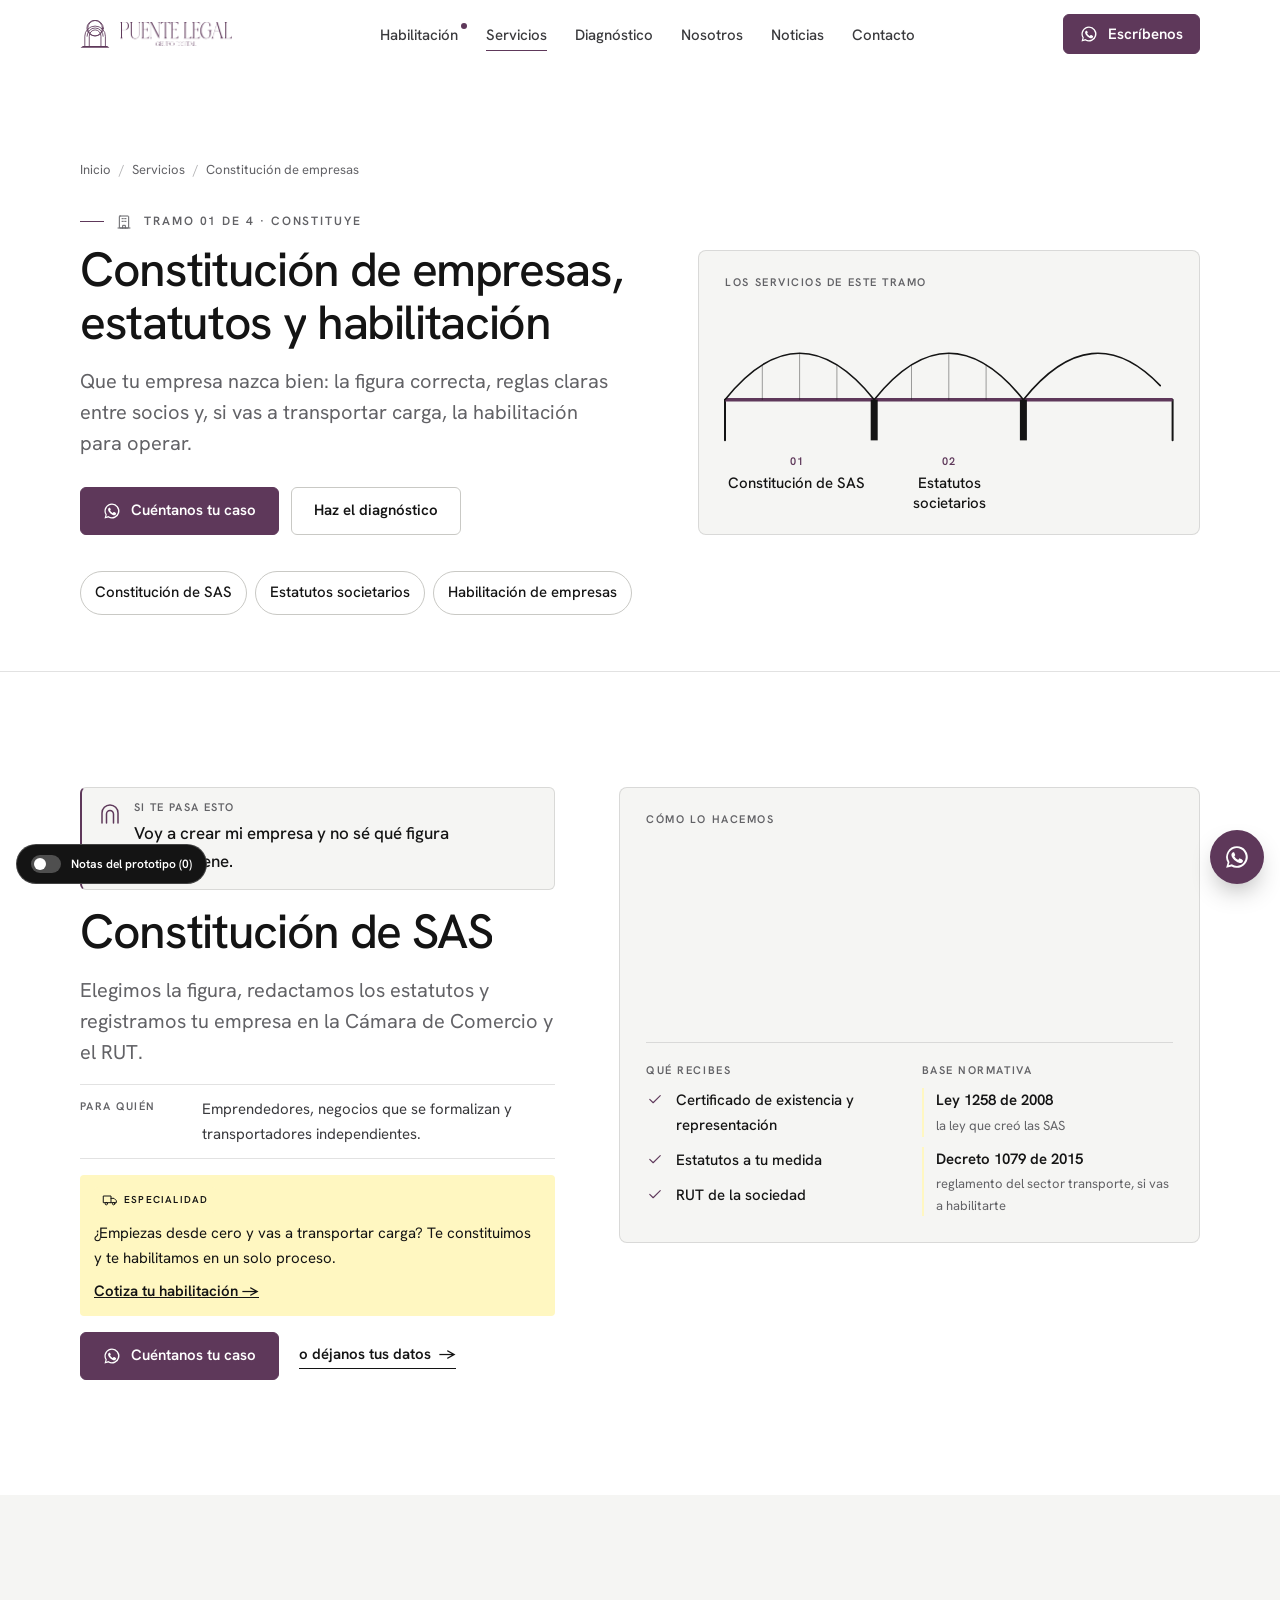
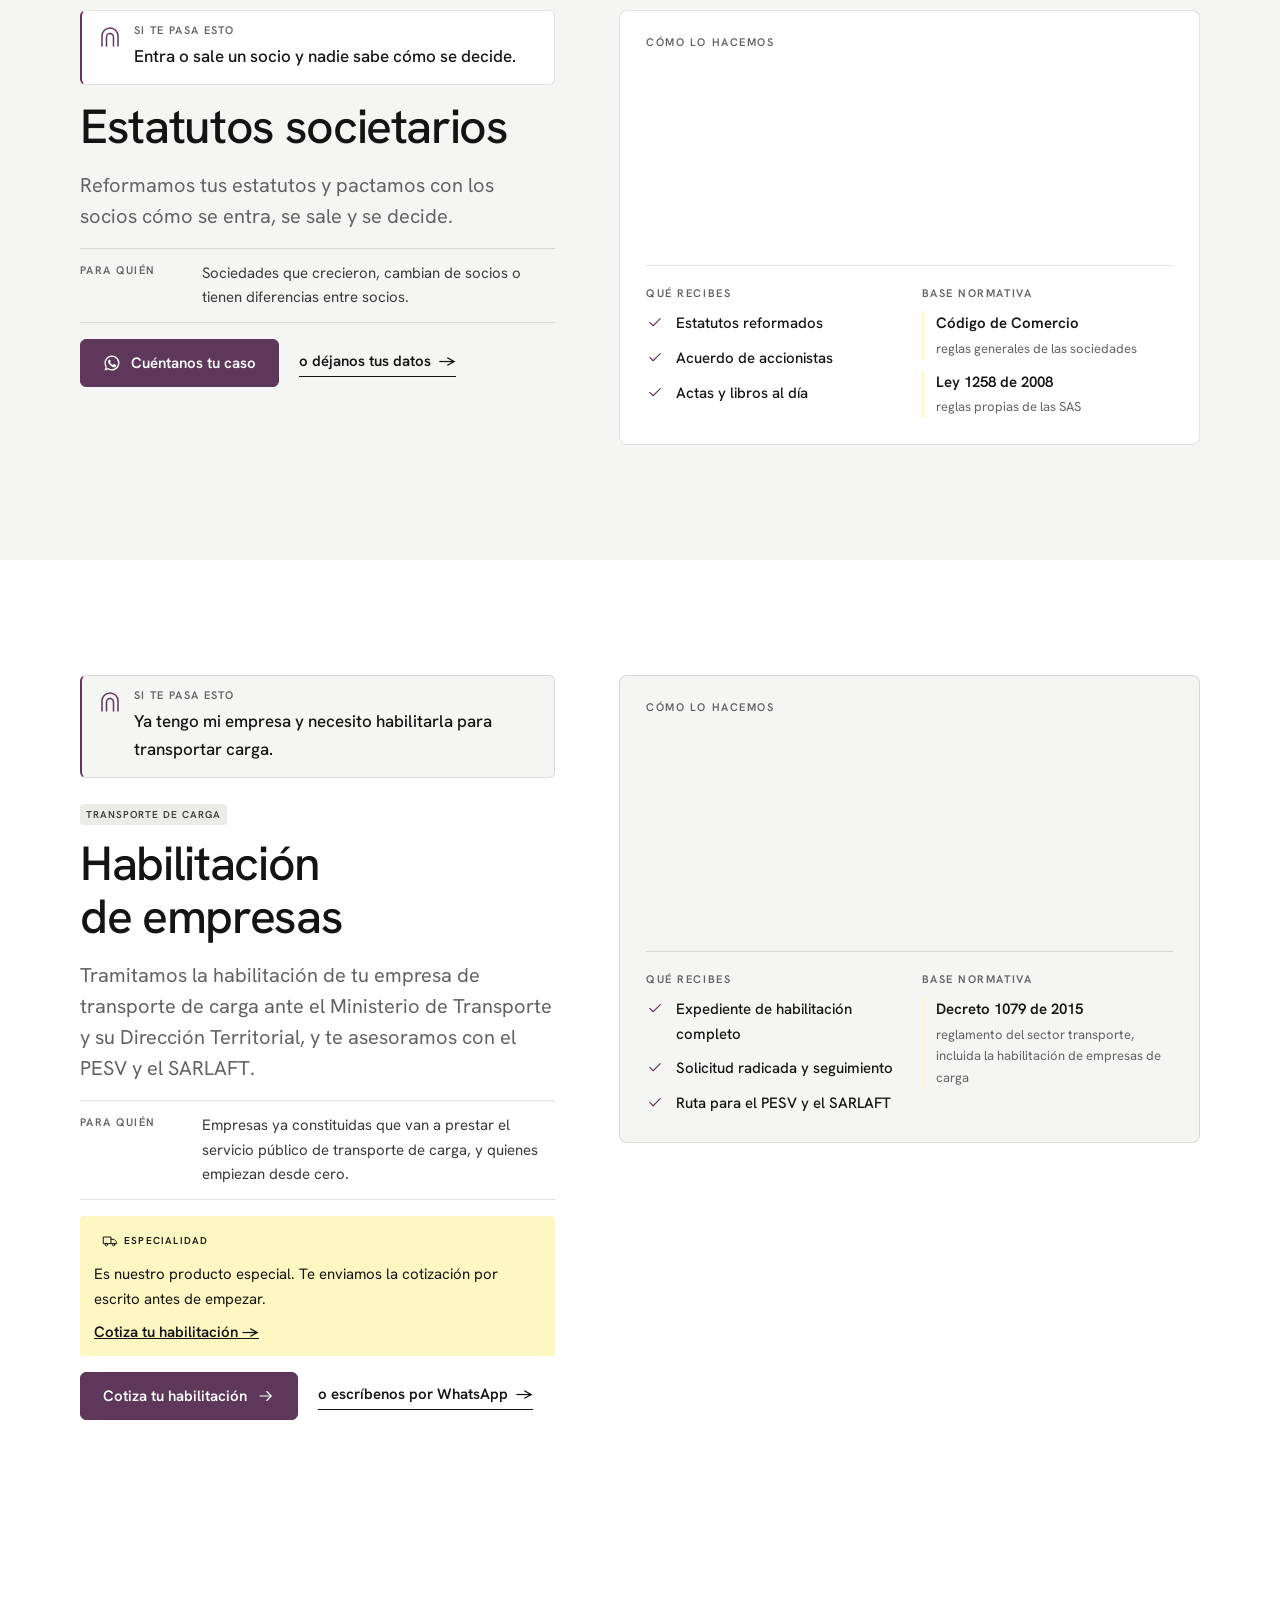
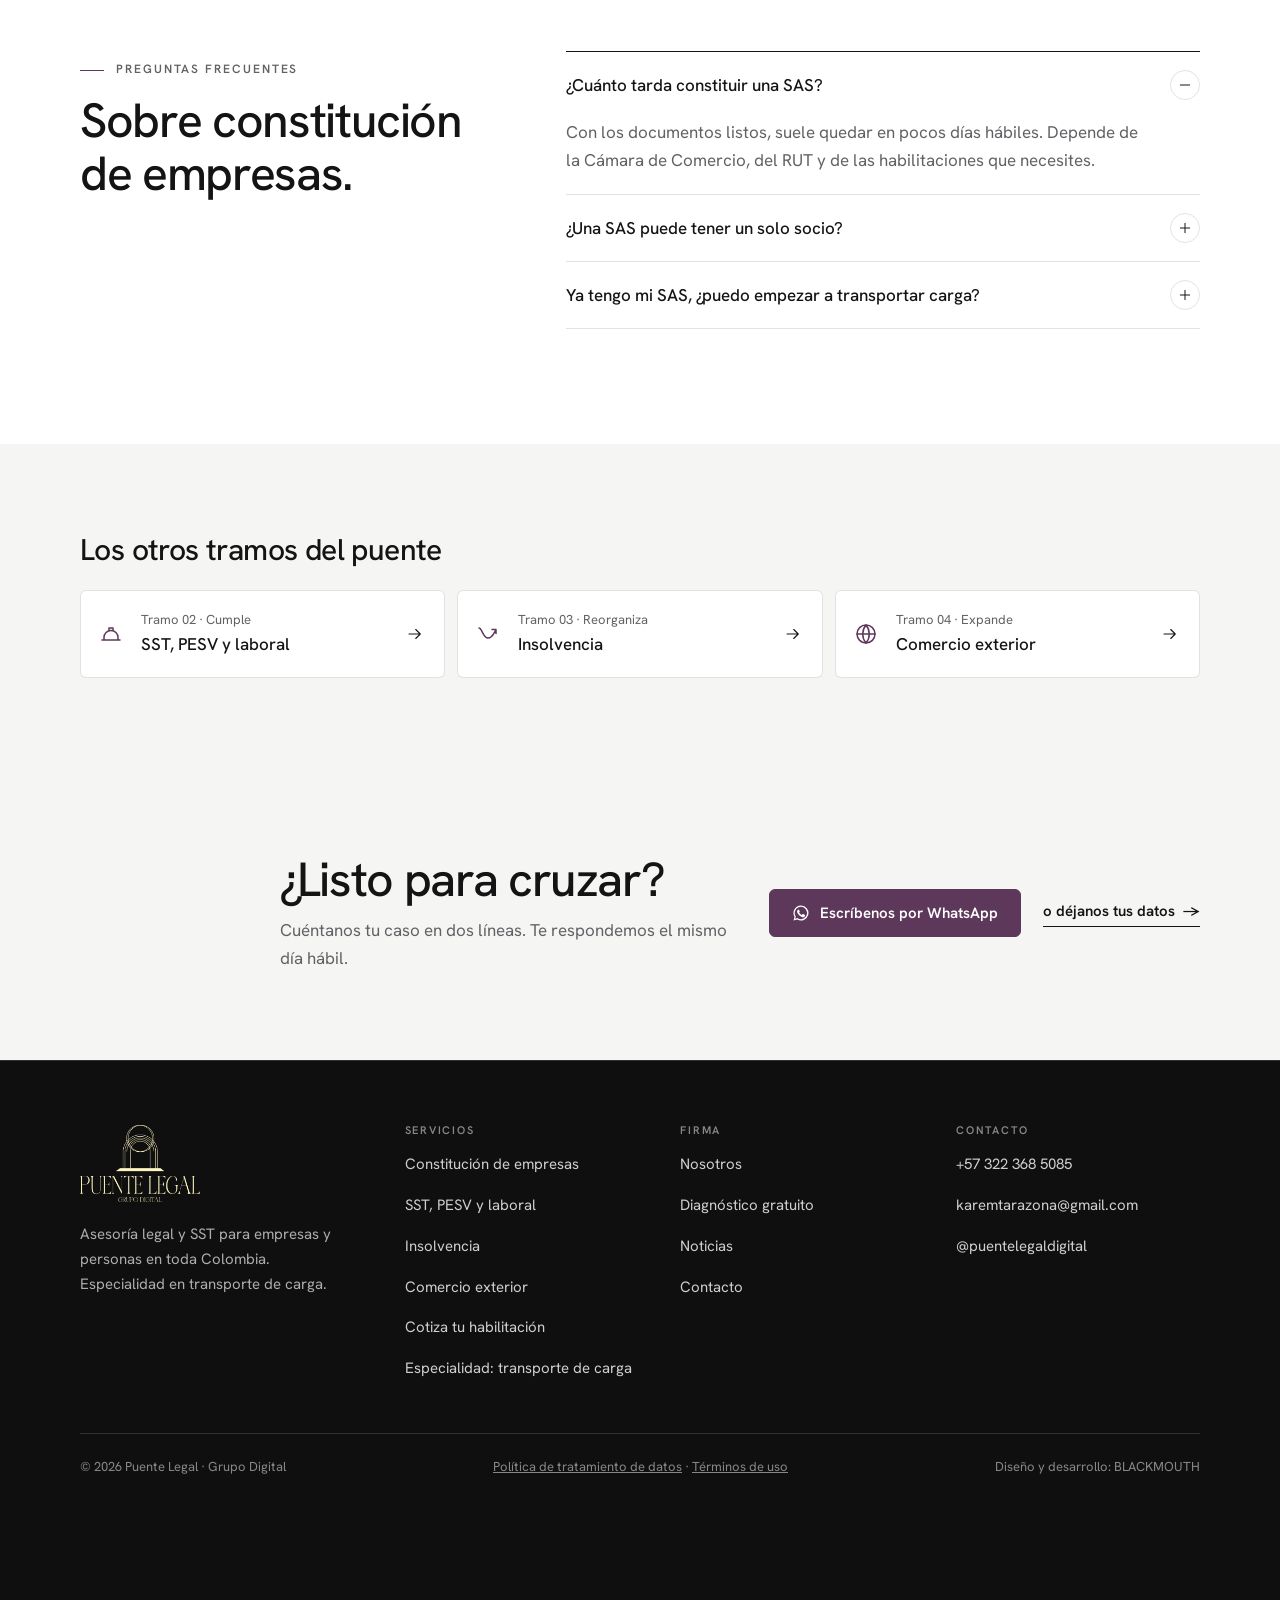
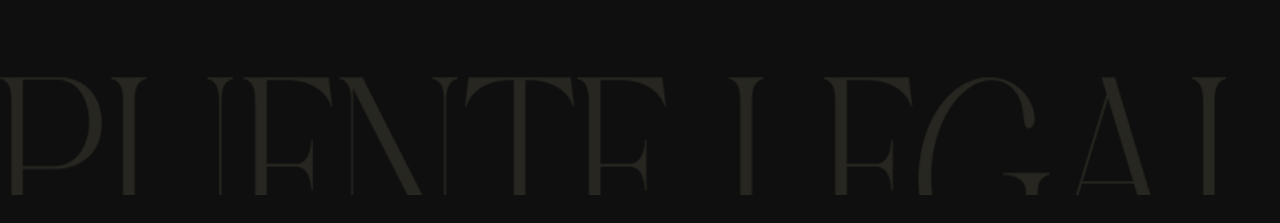
<file: servicios/constitucion-de-empresas/index.html>
<!doctype html>
<html lang="es-CO">
<head>
<meta charset="utf-8">
<meta name="viewport" content="width=device-width, initial-scale=1, viewport-fit=cover">
<title>Constitución de empresas, SAS y habilitación de transporte | Puente Legal</title>
<meta name="description" content="Constituimos tu SAS, reformamos estatutos y tramitamos la habilitación de tu empresa de transporte de carga ante el Ministerio de Transporte. Asesoría en toda Colombia.">
<!-- PROTOTIPO: quitar noindex cuando el sitio viva en el dominio definitivo -->
<meta name="robots" content="noindex, nofollow">
<link rel="canonical" href="https://puentelegal.com.co/servicios/constitucion-de-empresas/">
<meta name="theme-color" content="#FFFFFF">
<meta property="og:type" content="website">
<meta property="og:locale" content="es_CO">
<meta property="og:site_name" content="Puente Legal">
<meta property="og:title" content="Constitución de empresas, SAS y habilitación de transporte | Puente Legal">
<meta property="og:description" content="Constituimos tu SAS, reformamos estatutos y tramitamos la habilitación de tu empresa de transporte de carga ante el Ministerio de Transporte. Asesoría en toda Colombia.">
<meta property="og:url" content="https://blackmouthagency-dev.github.io/puente-legal/servicios/constitucion-de-empresas/">
<meta property="og:image" content="https://blackmouthagency-dev.github.io/puente-legal/assets/img/og.jpg">
<meta property="og:image:width" content="1200">
<meta property="og:image:height" content="630">
<meta name="twitter:card" content="summary_large_image">
<link rel="icon" href="../../assets/img/favicon.svg" type="image/svg+xml">
<script>document.documentElement.classList.add("js")</script>
<link rel="preconnect" href="https://fonts.googleapis.com">
<link rel="preconnect" href="https://fonts.gstatic.com" crossorigin>
<link rel="stylesheet" href="https://fonts.googleapis.com/css2?family=Hanken+Grotesk:wght@400;500;600;700&display=swap">
<link rel="stylesheet" href="../../assets/site.css">
<script type="application/ld+json">
{
 "@context": "https://schema.org",
 "@graph": [
  {
   "@type": "BreadcrumbList",
   "itemListElement": [
    {
     "@type": "ListItem",
     "position": 1,
     "name": "Inicio",
     "item": "https://puentelegal.com.co/"
    },
    {
     "@type": "ListItem",
     "position": 2,
     "name": "Servicios",
     "item": "https://puentelegal.com.co/servicios/"
    },
    {
     "@type": "ListItem",
     "position": 3,
     "name": "Constitución de empresas"
    }
   ]
  },
  {
   "@type": "FAQPage",
   "mainEntity": [
    {
     "@type": "Question",
     "name": "¿Cuánto tarda constituir una SAS?",
     "acceptedAnswer": {
      "@type": "Answer",
      "text": "Con los documentos listos, suele quedar en pocos días hábiles. Depende de la Cámara de Comercio, del RUT y de las habilitaciones que necesites."
     }
    },
    {
     "@type": "Question",
     "name": "¿Una SAS puede tener un solo socio?",
     "acceptedAnswer": {
      "@type": "Answer",
      "text": "Sí. La SAS puede constituirse con una sola persona, natural o jurídica."
     }
    },
    {
     "@type": "Question",
     "name": "Ya tengo mi SAS, ¿puedo empezar a transportar carga?",
     "acceptedAnswer": {
      "@type": "Answer",
      "text": "Todavía no. Para prestar el servicio público de transporte de carga necesitas la habilitación del Ministerio de Transporte, que se tramita ante su Dirección Territorial. Te acompañamos en el trámite y en los documentos que te piden."
     }
    }
   ]
  },
  {
   "@type": "Service",
   "@id": "https://puentelegal.com.co/servicios/constitucion-de-empresas/#constitucion-sas",
   "name": "Constitución de SAS",
   "description": "Elegimos la figura, redactamos los estatutos y registramos tu empresa en la Cámara de Comercio y el RUT.",
   "provider": {
    "@id": "https://puentelegal.com.co/#firma"
   },
   "areaServed": {
    "@type": "Country",
    "name": "Colombia"
   },
   "audience": {
    "@type": "BusinessAudience"
   },
   "url": "https://puentelegal.com.co/servicios/constitucion-de-empresas/#constitucion-sas"
  },
  {
   "@type": "Service",
   "@id": "https://puentelegal.com.co/servicios/constitucion-de-empresas/#estatutos-societarios",
   "name": "Estatutos societarios",
   "description": "Reformamos tus estatutos y pactamos con los socios cómo se entra, se sale y se decide.",
   "provider": {
    "@id": "https://puentelegal.com.co/#firma"
   },
   "areaServed": {
    "@type": "Country",
    "name": "Colombia"
   },
   "audience": {
    "@type": "BusinessAudience"
   },
   "url": "https://puentelegal.com.co/servicios/constitucion-de-empresas/#estatutos-societarios"
  },
  {
   "@type": "Service",
   "@id": "https://puentelegal.com.co/servicios/constitucion-de-empresas/#habilitacion-empresas",
   "name": "Habilitación de empresas",
   "description": "Tramitamos la habilitación de tu empresa de transporte de carga ante el Ministerio de Transporte y su Dirección Territorial, y te asesoramos con el PESV y el SARLAFT.",
   "provider": {
    "@id": "https://puentelegal.com.co/#firma"
   },
   "areaServed": {
    "@type": "Country",
    "name": "Colombia"
   },
   "audience": {
    "@type": "BusinessAudience"
   },
   "url": "https://puentelegal.com.co/servicios/constitucion-de-empresas/#habilitacion-empresas"
  }
 ]
}
</script>
</head>
<body>
<a class="skip" href="#main">Saltar al contenido</a>
<header class="site-header">
  <div class="wrap nav">
    <a class="brand" href="../../" aria-label="Puente Legal, inicio">
      <svg viewBox="0 0 1060 1000" aria-hidden="true"><use href="#iso-sym"/></svg>
      <img src="../../assets/img/wordmark-ciruela.png" alt="Puente Legal · Grupo Digital" width="150" height="33">
    </a>
    <nav aria-label="Principal">
    <ul class="nav-links" id="menu">
      <li><a href="../../habilitacion-transporte-de-carga/" class="nav-star">Habilitación</a></li>
      <li><a href="../../servicios/" aria-current="page">Servicios</a></li>
      <li><a href="../../diagnostico/">Diagnóstico</a></li>
      <li><a href="../../nosotros/">Nosotros</a></li>
      <li><a href="../../noticias/">Noticias</a></li>
      <li><a href="../../contacto/">Contacto</a></li>
      <li class="only-sm"><a class="btn" href="https://wa.me/573223685085" data-wa="Hola, Puente Legal. Quiero una asesoría." data-conv="whatsapp" data-loc="menu"><svg class="i" aria-hidden="true" focusable="false"><use href="#i-whatsapp"/></svg> Escríbenos por WhatsApp</a></li>
    </ul>
    </nav>
    <div class="nav-cta">
      <a class="btn btn-hide-sm" href="https://wa.me/573223685085" data-wa="Hola, Puente Legal. Quiero una asesoría." data-conv="whatsapp" data-loc="header"><svg class="i" aria-hidden="true" focusable="false"><use href="#i-whatsapp"/></svg> Escríbenos</a>
      <button class="menu-btn" type="button" aria-expanded="false" aria-controls="menu" aria-label="Abrir menú">
        <svg width="20" height="20" viewBox="0 0 20 20" aria-hidden="true"><path d="M2 6h16M2 14h16" stroke="currentColor" stroke-width="1.6"/></svg>
      </button>
    </div>
  </div>
  
</header>
<svg width="0" height="0" style="position:absolute" aria-hidden="true" focusable="false">
  <symbol id="iso-sym" viewBox="430 20 1060 1000">
    <g fill="none" stroke="currentColor" stroke-width="30" stroke-linecap="round">
      <circle cx="948" cy="312" r="277"/><circle cx="980" cy="312" r="277"/>
      <path d="M596 950V600A368 362 0 0 1 1332 600V950"/>
      <path d="M676 600A288 294 0 0 1 1252 600"/>
      <path d="M755.5 950V600A208.75 226 0 0 1 1173 600V950"/>
    </g>
    <polygon points="530,950 1397,950 1475,1013 443,1013" fill="currentColor"/>
  </symbol>
  <symbol id="i-empresa" viewBox="0 0 24 24"><rect x="5" y="3" width="14" height="18" rx="1" pathLength="1"/><path d="M9 7h2M13 7h2M9 11h2M13 11h2M10 21v-4h4v4M3 21h18" pathLength="1"/></symbol>
  <symbol id="i-casco" viewBox="0 0 24 24"><path d="M3 18h18M5 18v-2.5a7 7 0 0 1 14 0V18M10 8.8V6h4v2.8" pathLength="1"/></symbol>
  <symbol id="i-recupera" viewBox="0 0 24 24"><path d="M3 6c3 0 4 10 9 10s6-6 8-8M16 7.5h4v4" pathLength="1"/></symbol>
  <symbol id="i-globo" viewBox="0 0 24 24"><circle cx="12" cy="12" r="9" pathLength="1"/><path d="M3 12h18M12 3a14 14 0 0 1 0 18M12 3a14 14 0 0 0 0 18" pathLength="1"/></symbol>
  <symbol id="i-arco" viewBox="0 0 24 24"><path d="M4 21V11a8 8 0 0 1 16 0v10M8.5 21v-9a3.5 3.5 0 0 1 7 0v9" pathLength="1"/></symbol>
  <symbol id="i-chevron" viewBox="0 0 24 24"><path d="M9 6l6 6-6 6"/></symbol>
  <symbol id="i-flecha" viewBox="0 0 24 24"><path d="M4 12h15M13 6l6 6-6 6"/></symbol>
  <symbol id="i-check" viewBox="0 0 24 24"><path d="M5 12.5l4.5 4.5L19 7.5"/></symbol>
  <symbol id="i-mas" viewBox="0 0 24 24"><path d="M5 12h14"/><path d="M12 5v14"/></symbol>
  <symbol id="i-camion" viewBox="0 0 24 24"><path d="M2.5 6h11v10h-11zM13.5 9.5H18l3.5 3.5V16h-8" pathLength="1"/><circle cx="6.5" cy="17.5" r="1.8" pathLength="1"/><circle cx="17.5" cy="17.5" r="1.8" pathLength="1"/></symbol>
  <symbol id="i-habilitacion" viewBox="0 0 24 24"><path d="M14 3H6v18h12V7zM14 3v4h4" pathLength="1"/><circle cx="12" cy="13.5" r="2.5" pathLength="1"/><path d="M10.6 15.6L10 19l2-1 2 1-.6-3.4" pathLength="1"/></symbol>
  <symbol id="i-lupa" viewBox="0 0 24 24"><circle cx="10.5" cy="10.5" r="6.5" pathLength="1"/><path d="M15.3 15.3L21 21M8 10.5h5" pathLength="1"/></symbol>
  <symbol id="i-saldo" viewBox="0 0 24 24"><path d="M14 3H6v18h12V7zM14 3v4h4" pathLength="1"/><path d="M12 10v7M14 11.2c-.4-.6-1.1-.9-2-.9-1.1 0-2 .6-2 1.4 0 1.9 4 1 4 2.9 0 .8-.9 1.4-2 1.4-.9 0-1.7-.4-2.1-1" pathLength="1"/></symbol>
  <symbol id="i-volante" viewBox="0 0 24 24"><circle cx="12" cy="12" r="9" pathLength="1"/><circle cx="12" cy="12" r="2" pathLength="1"/><path d="M3.5 10.5l6.5 1M20.5 10.5l-6.5 1M12 14v7" pathLength="1"/></symbol>
  <symbol id="i-doc" viewBox="0 0 24 24"><path d="M14 3H6v18h12V7zM14 3v4h4M9 11h6M9 14.5h6M9 18h4" pathLength="1"/></symbol>
  <symbol id="i-escudo" viewBox="0 0 24 24"><path d="M12 3l7 3v5c0 4.5-3 8.3-7 10-4-1.7-7-5.5-7-10V6z" pathLength="1"/><path d="M9 12l2 2 4-4" pathLength="1"/></symbol>
  <symbol id="i-balanza" viewBox="0 0 24 24"><path d="M12 4v16M8 20h8M5 7h14M5 7l-2.5 6a2.5 2.5 0 0 0 5 0zM19 7l-2.5 6a2.5 2.5 0 0 0 5 0z" pathLength="1"/></symbol>
  <symbol id="i-chat" viewBox="0 0 24 24"><path d="M4 5h16v11H9l-5 4z" pathLength="1"/><path d="M8 9.5h8M8 12.5h5" pathLength="1"/></symbol>
  <symbol id="i-telefono" viewBox="0 0 24 24"><path d="M5 3h4l2 5-2.5 1.5a11 11 0 0 0 6 6L16 13l5 2v4a2 2 0 0 1-2 2A16 16 0 0 1 3 5a2 2 0 0 1 2-2Z"/></symbol>
  <symbol id="i-correo" viewBox="0 0 24 24"><path d="M3 6h18v12H3zM3 6l9 7 9-7"/></symbol>
  <symbol id="i-instagram" viewBox="0 0 24 24"><rect x="3" y="3" width="18" height="18" rx="5"/><circle cx="12" cy="12" r="4"/><circle cx="17.5" cy="6.5" r=".6"/></symbol>
  <symbol id="i-whatsapp" viewBox="0 0 24 24"><path fill="currentColor" stroke="none" d="M12 2a10 10 0 0 0-8.6 15.1L2 22l5-1.3A10 10 0 1 0 12 2Zm0 18.2c-1.6 0-3.1-.4-4.4-1.2l-.3-.2-3 .8.8-2.9-.2-.3A8.2 8.2 0 1 1 12 20.2Zm4.5-6.1c-.2-.1-1.5-.7-1.7-.8-.2-.1-.4-.1-.6.1l-.8 1c-.1.2-.3.2-.5.1a6.7 6.7 0 0 1-3.3-2.9c-.2-.4.2-.4.7-1.3.1-.2 0-.3 0-.4l-.8-1.8c-.2-.5-.4-.4-.6-.4h-.5a1 1 0 0 0-.7.3 3 3 0 0 0-.9 2.2 5.2 5.2 0 0 0 1.1 2.7 11.8 11.8 0 0 0 4.5 4c1.7.7 2.3.8 3.2.6.5-.1 1.5-.6 1.7-1.2.2-.6.2-1.1.1-1.2l-.5-.3Z"/></symbol>
</svg>

<main id="main">
<section class="page-hero s-blanco area-hero" aria-labelledby="h1">
  <div class="wrap ah-grid">
    <div>
      <ol class="crumbs"><li><a href="../../">Inicio</a></li><li><a href="../../servicios/">Servicios</a></li><li aria-current="page">Constitución de empresas</li></ol>
      <p class="eyebrow"><svg class="i i-sm" aria-hidden="true" focusable="false"><use href="#i-empresa"/></svg> Tramo 01 de 4 · Constituye</p>
      <h1 id="h1" class="h1-page" data-split="words">Constitución de empresas, estatutos y habilitación</h1>
      <p class="lead muted" style="margin-top:16px">Que tu empresa nazca bien: la figura correcta, reglas claras entre socios y, si vas a transportar carga, la habilitación para operar.</p>
      <div class="hero-actions">
        <a class="btn" href="https://wa.me/573223685085" data-wa="Hola, Puente Legal. Quiero asesoría en constitución de empresas." data-conv="whatsapp" data-loc="area-empresas"><svg class="i" aria-hidden="true" focusable="false"><use href="#i-whatsapp"/></svg> Cuéntanos tu caso</a>
        <a class="btn btn-ghost" href="../../diagnostico/">Haz el diagnóstico</a>
      </div>
    </div>
    <div class="ah-art">
      <p class="f-inc">Los servicios de este tramo</p>
      <div class="pb pb-hero" data-draw="time">
  <div class="pb-art"><svg class="pb-svg" viewBox="0 0 1200 172" preserveAspectRatio="none" aria-hidden="true" focusable="false"><path class="pb-abut" d="M0 170V120M1200 170V120" pathLength="1" data-seg="0.000,0.060"/><path class="pb-deck" d="M0.0 120H400.0" pathLength="1" data-seg="0.000,0.167"/><path class="pb-arch" d="M0.0 120C133.3 44 266.7 44 400.0 120" pathLength="1" data-seg="0.067,0.317"/><path class="pb-hang" d="M100.0 77.3V120M200.0 63V120M300.0 77.3V120" pathLength="1" data-seg="0.183,0.333"/><path class="pb-deck" d="M400.0 120H800.0" pathLength="1" data-seg="0.333,0.500"/><path class="pb-pier" d="M400.0 170V120" pathLength="1" data-seg="0.267,0.417"/><path class="pb-arch" d="M400.0 120C533.3 44 666.7 44 800.0 120" pathLength="1" data-seg="0.400,0.650"/><path class="pb-hang" d="M500.0 77.3V120M600.0 63V120M700.0 77.3V120" pathLength="1" data-seg="0.517,0.667"/><path class="pb-deck" d="M800.0 120H1200.0" pathLength="1" data-seg="0.667,0.833"/><path class="pb-pier" d="M800.0 170V120" pathLength="1" data-seg="0.600,0.750"/><path class="pb-arch" d="M800.0 120C933.3 44 1066.7 44 1200.0 120" pathLength="1" data-seg="0.733,0.983"/><path class="pb-hang" d="M900.0 77.3V120M1000.0 63V120M1100.0 77.3V120" pathLength="1" data-seg="0.850,1.000"/></svg></div>
  <ol class="pb-steps" style="--n:3"><li data-on="0.250"><b>01</b>Constitución de SAS</li><li data-on="0.583"><b>02</b>Estatutos societarios</li><li data-on="0.917"><b>03</b>Habilitación de empresas</li></ol>
</div>
    </div>
  </div>
  <nav class="wrap ah-index" aria-label="Servicios de esta área"><a class="chip" href="#constitucion-sas">Constitución de SAS</a><a class="chip" href="#estatutos-societarios">Estatutos societarios</a><a class="chip" href="#habilitacion-empresas">Habilitación de empresas</a></nav>
</section>

<section id="constitucion-sas" class="band s-blanco svc-sec" aria-labelledby="constitucion-sas-t">
  <div class="wrap svc-grid">
    <div class="svc-intro">
      <p class="svc-sit"><svg class="i" aria-hidden="true" focusable="false"><use href="#i-arco"/></svg><span><small>Si te pasa esto</small>Voy a crear mi empresa y no sé qué figura me conviene.</span></p>
      <h2 id="constitucion-sas-t" class="h2" data-split="words">Constitución de SAS</h2>
      <p class="lead muted">Elegimos la figura, redactamos los estatutos y registramos tu empresa en la Cámara de Comercio y el RUT.</p>
      <dl class="svc-facts"><div><dt>Para quién</dt><dd>Emprendedores, negocios que se formalizan y transportadores independientes.</dd></div></dl>
      <p class="f-plus"><span class="badge-t"><svg class="i i-sm" aria-hidden="true" focusable="false"><use href="#i-camion"/></svg> Especialidad</span>¿Empiezas desde cero y vas a transportar carga? Te constituimos y te habilitamos en un solo proceso. <a href="../../habilitacion-transporte-de-carga/?ruta=cero#cotizar">Cotiza tu habilitación →</a></p>
      <div class="f-cta">
        <a class="btn" href="https://wa.me/573223685085" data-wa="Hola, Puente Legal. Mi situación: Voy a crear mi empresa y no sé qué figura me conviene. Me interesa: Constitución de SAS." data-conv="whatsapp_servicio" data-loc="constitucion-sas"><svg class="i" aria-hidden="true" focusable="false"><use href="#i-whatsapp"/></svg> Cuéntanos tu caso</a>
        <a class="link-arrow" href="../../contacto/?area=Constitución o estatutos">o déjanos tus datos <span aria-hidden="true">→</span></a>
      </div>
    </div>
    <div class="svc-detail">
      <p class="f-inc">Cómo lo hacemos</p>
      <div class="pb " data-draw="view">
  <div class="pb-art"><svg class="pb-svg" viewBox="0 0 1200 172" preserveAspectRatio="none" aria-hidden="true" focusable="false"><path class="pb-abut" d="M0 170V120M1200 170V120" pathLength="1" data-seg="0.000,0.060"/><path class="pb-deck" d="M0.0 120H300.0" pathLength="1" data-seg="0.000,0.125"/><path class="pb-arch" d="M0.0 120C100.0 44 200.0 44 300.0 120" pathLength="1" data-seg="0.050,0.237"/><path class="pb-hang" d="M75.0 77.3V120M150.0 63V120M225.0 77.3V120" pathLength="1" data-seg="0.138,0.250"/><path class="pb-deck" d="M300.0 120H600.0" pathLength="1" data-seg="0.250,0.375"/><path class="pb-pier" d="M300.0 170V120" pathLength="1" data-seg="0.200,0.312"/><path class="pb-arch" d="M300.0 120C400.0 44 500.0 44 600.0 120" pathLength="1" data-seg="0.300,0.487"/><path class="pb-hang" d="M375.0 77.3V120M450.0 63V120M525.0 77.3V120" pathLength="1" data-seg="0.388,0.500"/><path class="pb-deck" d="M600.0 120H900.0" pathLength="1" data-seg="0.500,0.625"/><path class="pb-pier" d="M600.0 170V120" pathLength="1" data-seg="0.450,0.562"/><path class="pb-arch" d="M600.0 120C700.0 44 800.0 44 900.0 120" pathLength="1" data-seg="0.550,0.738"/><path class="pb-hang" d="M675.0 77.3V120M750.0 63V120M825.0 77.3V120" pathLength="1" data-seg="0.637,0.750"/><path class="pb-deck" d="M900.0 120H1200.0" pathLength="1" data-seg="0.750,0.875"/><path class="pb-pier" d="M900.0 170V120" pathLength="1" data-seg="0.700,0.812"/><path class="pb-arch" d="M900.0 120C1000.0 44 1100.0 44 1200.0 120" pathLength="1" data-seg="0.800,0.988"/><path class="pb-hang" d="M975.0 77.3V120M1050.0 63V120M1125.0 77.3V120" pathLength="1" data-seg="0.887,1.000"/></svg></div>
  <ol class="pb-steps" style="--n:4"><li data-on="0.188"><b>01</b>Elegimos la figura</li><li data-on="0.438"><b>02</b>Redactamos estatutos</li><li data-on="0.688"><b>03</b>Registro en Cámara</li><li data-on="0.938"><b>04</b>RUT y habilitaciones</li></ol>
</div>
      <div class="svc-cols">
        <div><p class="f-inc">Qué recibes</p><ul class="recibes"><li><svg class="i" aria-hidden="true" focusable="false"><use href="#i-check"/></svg>Certificado de existencia y representación</li><li><svg class="i" aria-hidden="true" focusable="false"><use href="#i-check"/></svg>Estatutos a tu medida</li><li><svg class="i" aria-hidden="true" focusable="false"><use href="#i-check"/></svg>RUT de la sociedad</li></ul></div>
        <div><p class="f-inc">Base normativa</p><ul class="normas"><li><b>Ley 1258 de 2008</b><span>la ley que creó las SAS</span></li><li><b>Decreto 1079 de 2015</b><span>reglamento del sector transporte, si vas a habilitarte</span></li></ul></div>
      </div>
    </div>
  </div>
</section>
<section id="estatutos-societarios" class="band s-gris svc-sec" aria-labelledby="estatutos-societarios-t">
  <div class="wrap svc-grid">
    <div class="svc-intro">
      <p class="svc-sit"><svg class="i" aria-hidden="true" focusable="false"><use href="#i-arco"/></svg><span><small>Si te pasa esto</small>Entra o sale un socio y nadie sabe cómo se decide.</span></p>
      <h2 id="estatutos-societarios-t" class="h2" data-split="words">Estatutos societarios</h2>
      <p class="lead muted">Reformamos tus estatutos y pactamos con los socios cómo se entra, se sale y se decide.</p>
      <dl class="svc-facts"><div><dt>Para quién</dt><dd>Sociedades que crecieron, cambian de socios o tienen diferencias entre socios.</dd></div></dl>
      
      <div class="f-cta">
        <a class="btn" href="https://wa.me/573223685085" data-wa="Hola, Puente Legal. Mi situación: Entra o sale un socio y nadie sabe cómo se decide. Me interesa: Estatutos societarios." data-conv="whatsapp_servicio" data-loc="estatutos-societarios"><svg class="i" aria-hidden="true" focusable="false"><use href="#i-whatsapp"/></svg> Cuéntanos tu caso</a>
        <a class="link-arrow" href="../../contacto/?area=Constitución o estatutos">o déjanos tus datos <span aria-hidden="true">→</span></a>
      </div>
    </div>
    <div class="svc-detail">
      <p class="f-inc">Cómo lo hacemos</p>
      <div class="pb " data-draw="view">
  <div class="pb-art"><svg class="pb-svg" viewBox="0 0 1200 172" preserveAspectRatio="none" aria-hidden="true" focusable="false"><path class="pb-abut" d="M0 170V120M1200 170V120" pathLength="1" data-seg="0.000,0.060"/><path class="pb-deck" d="M0.0 120H300.0" pathLength="1" data-seg="0.000,0.125"/><path class="pb-arch" d="M0.0 120C100.0 44 200.0 44 300.0 120" pathLength="1" data-seg="0.050,0.237"/><path class="pb-hang" d="M75.0 77.3V120M150.0 63V120M225.0 77.3V120" pathLength="1" data-seg="0.138,0.250"/><path class="pb-deck" d="M300.0 120H600.0" pathLength="1" data-seg="0.250,0.375"/><path class="pb-pier" d="M300.0 170V120" pathLength="1" data-seg="0.200,0.312"/><path class="pb-arch" d="M300.0 120C400.0 44 500.0 44 600.0 120" pathLength="1" data-seg="0.300,0.487"/><path class="pb-hang" d="M375.0 77.3V120M450.0 63V120M525.0 77.3V120" pathLength="1" data-seg="0.388,0.500"/><path class="pb-deck" d="M600.0 120H900.0" pathLength="1" data-seg="0.500,0.625"/><path class="pb-pier" d="M600.0 170V120" pathLength="1" data-seg="0.450,0.562"/><path class="pb-arch" d="M600.0 120C700.0 44 800.0 44 900.0 120" pathLength="1" data-seg="0.550,0.738"/><path class="pb-hang" d="M675.0 77.3V120M750.0 63V120M825.0 77.3V120" pathLength="1" data-seg="0.637,0.750"/><path class="pb-deck" d="M900.0 120H1200.0" pathLength="1" data-seg="0.750,0.875"/><path class="pb-pier" d="M900.0 170V120" pathLength="1" data-seg="0.700,0.812"/><path class="pb-arch" d="M900.0 120C1000.0 44 1100.0 44 1200.0 120" pathLength="1" data-seg="0.800,0.988"/><path class="pb-hang" d="M975.0 77.3V120M1050.0 63V120M1125.0 77.3V120" pathLength="1" data-seg="0.887,1.000"/></svg></div>
  <ol class="pb-steps" style="--n:4"><li data-on="0.188"><b>01</b>Revisamos estatutos</li><li data-on="0.438"><b>02</b>Acordamos reglas</li><li data-on="0.688"><b>03</b>Redactamos la reforma</li><li data-on="0.938"><b>04</b>La registramos</li></ol>
</div>
      <div class="svc-cols">
        <div><p class="f-inc">Qué recibes</p><ul class="recibes"><li><svg class="i" aria-hidden="true" focusable="false"><use href="#i-check"/></svg>Estatutos reformados</li><li><svg class="i" aria-hidden="true" focusable="false"><use href="#i-check"/></svg>Acuerdo de accionistas</li><li><svg class="i" aria-hidden="true" focusable="false"><use href="#i-check"/></svg>Actas y libros al día</li></ul></div>
        <div><p class="f-inc">Base normativa</p><ul class="normas"><li><b>Código de Comercio</b><span>reglas generales de las sociedades</span></li><li><b>Ley 1258 de 2008</b><span>reglas propias de las SAS</span></li></ul></div>
      </div>
    </div>
  </div>
</section>
<section id="habilitacion-empresas" class="band s-blanco svc-sec" aria-labelledby="habilitacion-empresas-t">
  <div class="wrap svc-grid">
    <div class="svc-intro">
      <p class="svc-sit"><svg class="i" aria-hidden="true" focusable="false"><use href="#i-arco"/></svg><span><small>Si te pasa esto</small>Ya tengo mi empresa y necesito habilitarla para transportar carga.</span></p>
      <p class="svc-tag"><span class="tag">Transporte de carga</span></p><h2 id="habilitacion-empresas-t" class="h2" data-split="words">Habilitación de empresas</h2>
      <p class="lead muted">Tramitamos la habilitación de tu empresa de transporte de carga ante el Ministerio de Transporte y su Dirección Territorial, y te asesoramos con el PESV y el SARLAFT.</p>
      <dl class="svc-facts"><div><dt>Para quién</dt><dd>Empresas ya constituidas que van a prestar el servicio público de transporte de carga, y quienes empiezan desde cero.</dd></div></dl>
      <p class="f-plus"><span class="badge-t"><svg class="i i-sm" aria-hidden="true" focusable="false"><use href="#i-camion"/></svg> Especialidad</span>Es nuestro producto especial. Te enviamos la cotización por escrito antes de empezar. <a href="../../habilitacion-transporte-de-carga/#cotizar">Cotiza tu habilitación →</a></p>
      <div class="f-cta">
        <a class="btn" href="../../habilitacion-transporte-de-carga/#cotizar" data-conv="cta_cotiza_habilitacion" data-loc="habilitacion-empresas">Cotiza tu habilitación <svg class="i i-flecha" aria-hidden="true" focusable="false"><use href="#i-flecha"/></svg></a>
        <a class="link-arrow" href="https://wa.me/573223685085" data-wa="Hola, Puente Legal. Mi situación: Ya tengo mi empresa y necesito habilitarla para transportar carga. Me interesa: Habilitación de empresas." data-conv="whatsapp_servicio" data-loc="habilitacion-empresas">o escríbenos por WhatsApp <span aria-hidden="true">→</span></a>
      </div>
    </div>
    <div class="svc-detail">
      <p class="f-inc">Cómo lo hacemos</p>
      <div class="pb " data-draw="view">
  <div class="pb-art"><svg class="pb-svg" viewBox="0 0 1200 172" preserveAspectRatio="none" aria-hidden="true" focusable="false"><path class="pb-abut" d="M0 170V120M1200 170V120" pathLength="1" data-seg="0.000,0.060"/><path class="pb-deck" d="M0.0 120H300.0" pathLength="1" data-seg="0.000,0.125"/><path class="pb-arch" d="M0.0 120C100.0 44 200.0 44 300.0 120" pathLength="1" data-seg="0.050,0.237"/><path class="pb-hang" d="M75.0 77.3V120M150.0 63V120M225.0 77.3V120" pathLength="1" data-seg="0.138,0.250"/><path class="pb-deck" d="M300.0 120H600.0" pathLength="1" data-seg="0.250,0.375"/><path class="pb-pier" d="M300.0 170V120" pathLength="1" data-seg="0.200,0.312"/><path class="pb-arch" d="M300.0 120C400.0 44 500.0 44 600.0 120" pathLength="1" data-seg="0.300,0.487"/><path class="pb-hang" d="M375.0 77.3V120M450.0 63V120M525.0 77.3V120" pathLength="1" data-seg="0.388,0.500"/><path class="pb-deck" d="M600.0 120H900.0" pathLength="1" data-seg="0.500,0.625"/><path class="pb-pier" d="M600.0 170V120" pathLength="1" data-seg="0.450,0.562"/><path class="pb-arch" d="M600.0 120C700.0 44 800.0 44 900.0 120" pathLength="1" data-seg="0.550,0.738"/><path class="pb-hang" d="M675.0 77.3V120M750.0 63V120M825.0 77.3V120" pathLength="1" data-seg="0.637,0.750"/><path class="pb-deck" d="M900.0 120H1200.0" pathLength="1" data-seg="0.750,0.875"/><path class="pb-pier" d="M900.0 170V120" pathLength="1" data-seg="0.700,0.812"/><path class="pb-arch" d="M900.0 120C1000.0 44 1100.0 44 1200.0 120" pathLength="1" data-seg="0.800,0.988"/><path class="pb-hang" d="M975.0 77.3V120M1050.0 63V120M1125.0 77.3V120" pathLength="1" data-seg="0.887,1.000"/></svg></div>
  <ol class="pb-steps" style="--n:4"><li data-on="0.188"><b>01</b>Revisamos requisitos</li><li data-on="0.438"><b>02</b>Armamos el expediente</li><li data-on="0.688"><b>03</b>Radicamos ante el Ministerio</li><li data-on="0.938"><b>04</b>Seguimiento hasta la resolución</li></ol>
</div>
      <div class="svc-cols">
        <div><p class="f-inc">Qué recibes</p><ul class="recibes"><li><svg class="i" aria-hidden="true" focusable="false"><use href="#i-check"/></svg>Expediente de habilitación completo</li><li><svg class="i" aria-hidden="true" focusable="false"><use href="#i-check"/></svg>Solicitud radicada y seguimiento</li><li><svg class="i" aria-hidden="true" focusable="false"><use href="#i-check"/></svg>Ruta para el PESV y el SARLAFT</li></ul></div>
        <div><p class="f-inc">Base normativa</p><ul class="normas"><li><b>Decreto 1079 de 2015</b><span>reglamento del sector transporte, incluida la habilitación de empresas de carga</span></li></ul></div>
      </div>
    </div>
  </div>
</section>

<section class="band s-blanco" aria-labelledby="fq-t">
  <div class="wrap faq-grid">
    <div>
      <p class="eyebrow">Preguntas frecuentes</p>
      <h2 id="fq-t" class="h2" data-split="words" style="margin-top:16px">Sobre constitución de empresas.</h2>
    </div>
    <div class="faq">
      <details open><summary>¿Cuánto tarda constituir una SAS?<span class="pm" aria-hidden="true"><svg class="i" viewBox="0 0 24 24" focusable="false"><path d="M5 12h14"/><path class="v" d="M12 5v14"/></svg></span></summary><p>Con los documentos listos, suele quedar en pocos días hábiles. Depende de la Cámara de Comercio, del RUT y de las habilitaciones que necesites.</p></details>
      <details><summary>¿Una SAS puede tener un solo socio?<span class="pm" aria-hidden="true"><svg class="i" viewBox="0 0 24 24" focusable="false"><path d="M5 12h14"/><path class="v" d="M12 5v14"/></svg></span></summary><p>Sí. La SAS puede constituirse con una sola persona, natural o jurídica.</p></details>
      <details><summary>Ya tengo mi SAS, ¿puedo empezar a transportar carga?<span class="pm" aria-hidden="true"><svg class="i" viewBox="0 0 24 24" focusable="false"><path d="M5 12h14"/><path class="v" d="M12 5v14"/></svg></span></summary><p>Todavía no. Para prestar el servicio público de transporte de carga necesitas la habilitación del Ministerio de Transporte, que se tramita ante su Dirección Territorial. Te acompañamos en el trámite y en los documentos que te piden.</p></details>
    </div>
  </div>
</section>

<section class="band-tight s-gris" aria-labelledby="ot-t">
  <div class="wrap">
    <h2 id="ot-t" class="h3" style="margin-bottom:22px">Los otros tramos del puente</h2>
    <div class="others"><a class="other" href="../../servicios/sst-pesv-laboral/"><svg class="i" aria-hidden="true" focusable="false"><use href="#i-casco"/></svg><span><small>Tramo 02 · Cumple</small>SST, PESV y laboral</span><svg class="i i-flecha" aria-hidden="true" focusable="false"><use href="#i-flecha"/></svg></a><a class="other" href="../../servicios/insolvencia/"><svg class="i" aria-hidden="true" focusable="false"><use href="#i-recupera"/></svg><span><small>Tramo 03 · Reorganiza</small>Insolvencia</span><svg class="i i-flecha" aria-hidden="true" focusable="false"><use href="#i-flecha"/></svg></a><a class="other" href="../../servicios/comercio-exterior/"><svg class="i" aria-hidden="true" focusable="false"><use href="#i-globo"/></svg><span><small>Tramo 04 · Expande</small>Comercio exterior</span><svg class="i i-flecha" aria-hidden="true" focusable="false"><use href="#i-flecha"/></svg></a></div>
  </div>
</section>

<section class="band-tight s-gris cierre" aria-labelledby="cierre-t">
  <div class="wrap cierre-in">
    <div class="cierre-art" data-draw="view" aria-hidden="true"><svg viewBox="0 0 400 90" preserveAspectRatio="none"><path class="pb-deck" d="M0 70H400" pathLength="1" data-seg="0,.5"/><path class="pb-arch" d="M0 70C133 0 267 0 400 70" pathLength="1" data-seg=".2,.9"/></svg></div>
    <div>
      <h2 id="cierre-t" class="h2" data-split="words">¿Listo para cruzar?</h2>
      <p class="muted" style="margin-top:10px">Cuéntanos tu caso en dos líneas. Te respondemos el mismo día hábil.</p>
    </div>
    <div class="cierre-cta">
      <a class="btn" data-magnet href="https://wa.me/573223685085" data-wa="Hola, Puente Legal. Quiero una asesoría." data-conv="whatsapp" data-loc="area-empresas"><svg class="i" aria-hidden="true" focusable="false"><use href="#i-whatsapp"/></svg> Escríbenos por WhatsApp</a>
      <a class="link-arrow" href="../../contacto/">o déjanos tus datos <span aria-hidden="true">→</span></a>
    </div>
  </div>
</section>
</main>

<footer class="site-footer s-negro">
  <div class="wrap">
    <div class="foot-grid">
      <div>
        <img src="../../assets/img/logo-full-crema.png" alt="Puente Legal · Grupo Digital" width="120" height="77" loading="lazy">
        <p class="muted" style="margin-top:20px;font-size:var(--t-sm);max-width:34ch">Asesoría legal y SST para empresas y personas en toda Colombia. Especialidad en transporte de carga.</p>
      </div>
      <nav aria-label="Servicios">
        <h2>Servicios</h2>
        <ul>
          <li><a href="../../servicios/constitucion-de-empresas/">Constitución de empresas</a></li>
          <li><a href="../../servicios/sst-pesv-laboral/">SST, PESV y laboral</a></li>
          <li><a href="../../servicios/insolvencia/">Insolvencia</a></li>
          <li><a href="../../servicios/comercio-exterior/">Comercio exterior</a></li>
          <li><a href="../../habilitacion-transporte-de-carga/">Cotiza tu habilitación</a></li>
          <li><a href="../../transporte-de-carga/">Especialidad: transporte de carga</a></li>
        </ul>
      </nav>
      <nav aria-label="Firma">
        <h2>Firma</h2>
        <ul>
          <li><a href="../../nosotros/">Nosotros</a></li>
          <li><a href="../../diagnostico/">Diagnóstico gratuito</a></li>
          <li><a href="../../noticias/">Noticias</a></li>
          <li><a href="../../contacto/">Contacto</a></li>
        </ul>
      </nav>
      <div>
        <h2>Contacto</h2>
        <ul>
          <li><a href="tel:+573223685085">+57 322 368 5085</a></li>
          <li><a href="mailto:karemtarazona@gmail.com">karemtarazona@gmail.com</a></li>
          <li><a href="https://www.instagram.com/puentelegaldigital/" target="_blank" rel="noopener">@puentelegaldigital</a></li>
        </ul>
      </div>
    </div>
    <div class="foot-legal">
      <span>© <span data-year>2026</span> Puente Legal · Grupo Digital</span>
      <span><a href="#">Política de tratamiento de datos</a> · <a href="#">Términos de uso</a></span>
      <span>Diseño y desarrollo: BLACKMOUTH</span>
    </div>
  </div>
  <div class="foot-mark" data-draw="through" aria-hidden="true"><img src="../../assets/img/wordmark-crema.png" alt="" width="900" height="195" loading="lazy" data-ty="0:160;.42:0"></div>
</footer>

<a class="wa-float" href="https://wa.me/573223685085" data-wa="Hola, Puente Legal. Quiero asesoría en constitución de empresas." data-conv="whatsapp" data-loc="flotante" aria-label="Escríbenos por WhatsApp"><svg class="" aria-hidden="true" focusable="false"><use href="#i-whatsapp"/></svg></a>
<button class="proto-toggle" type="button" aria-pressed="false"><i aria-hidden="true"></i><span>Notas del prototipo</span></button>

<script src="../../assets/site.js" defer></script>
</body>
</html>
</file>
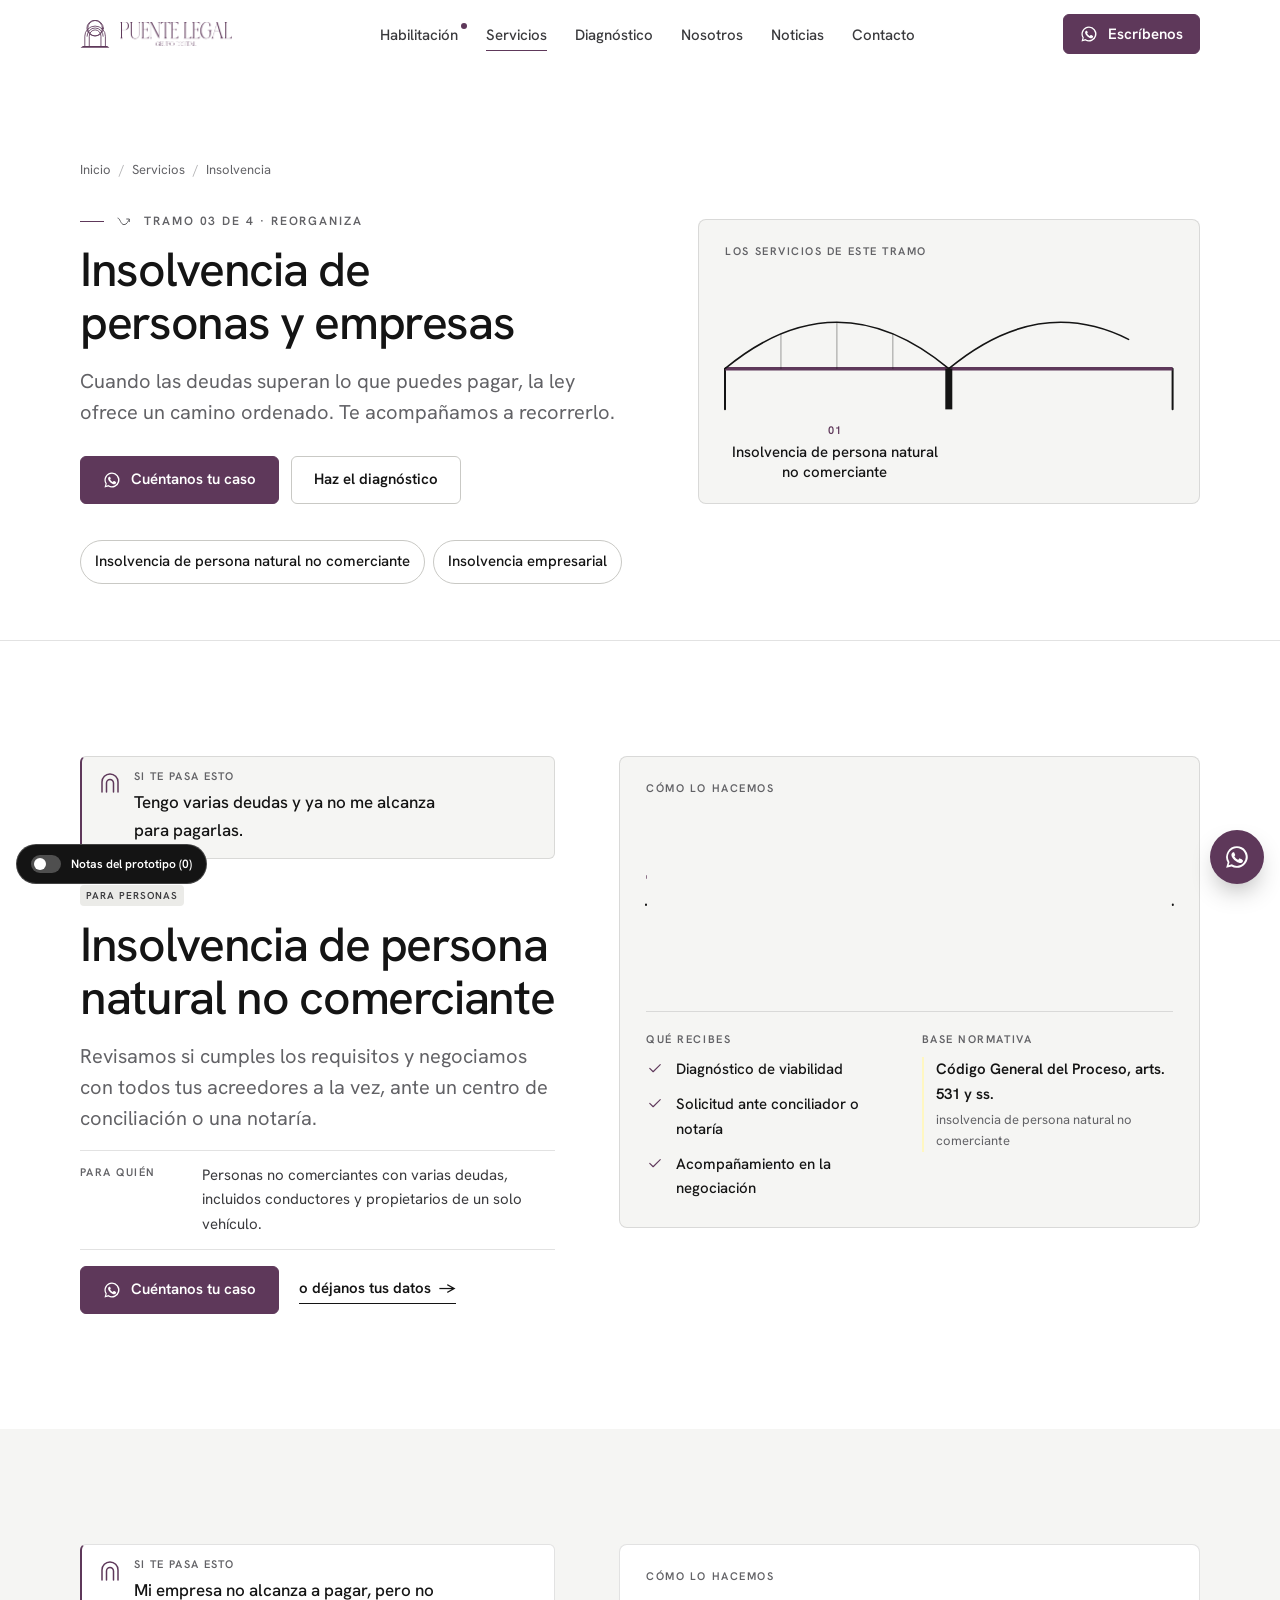
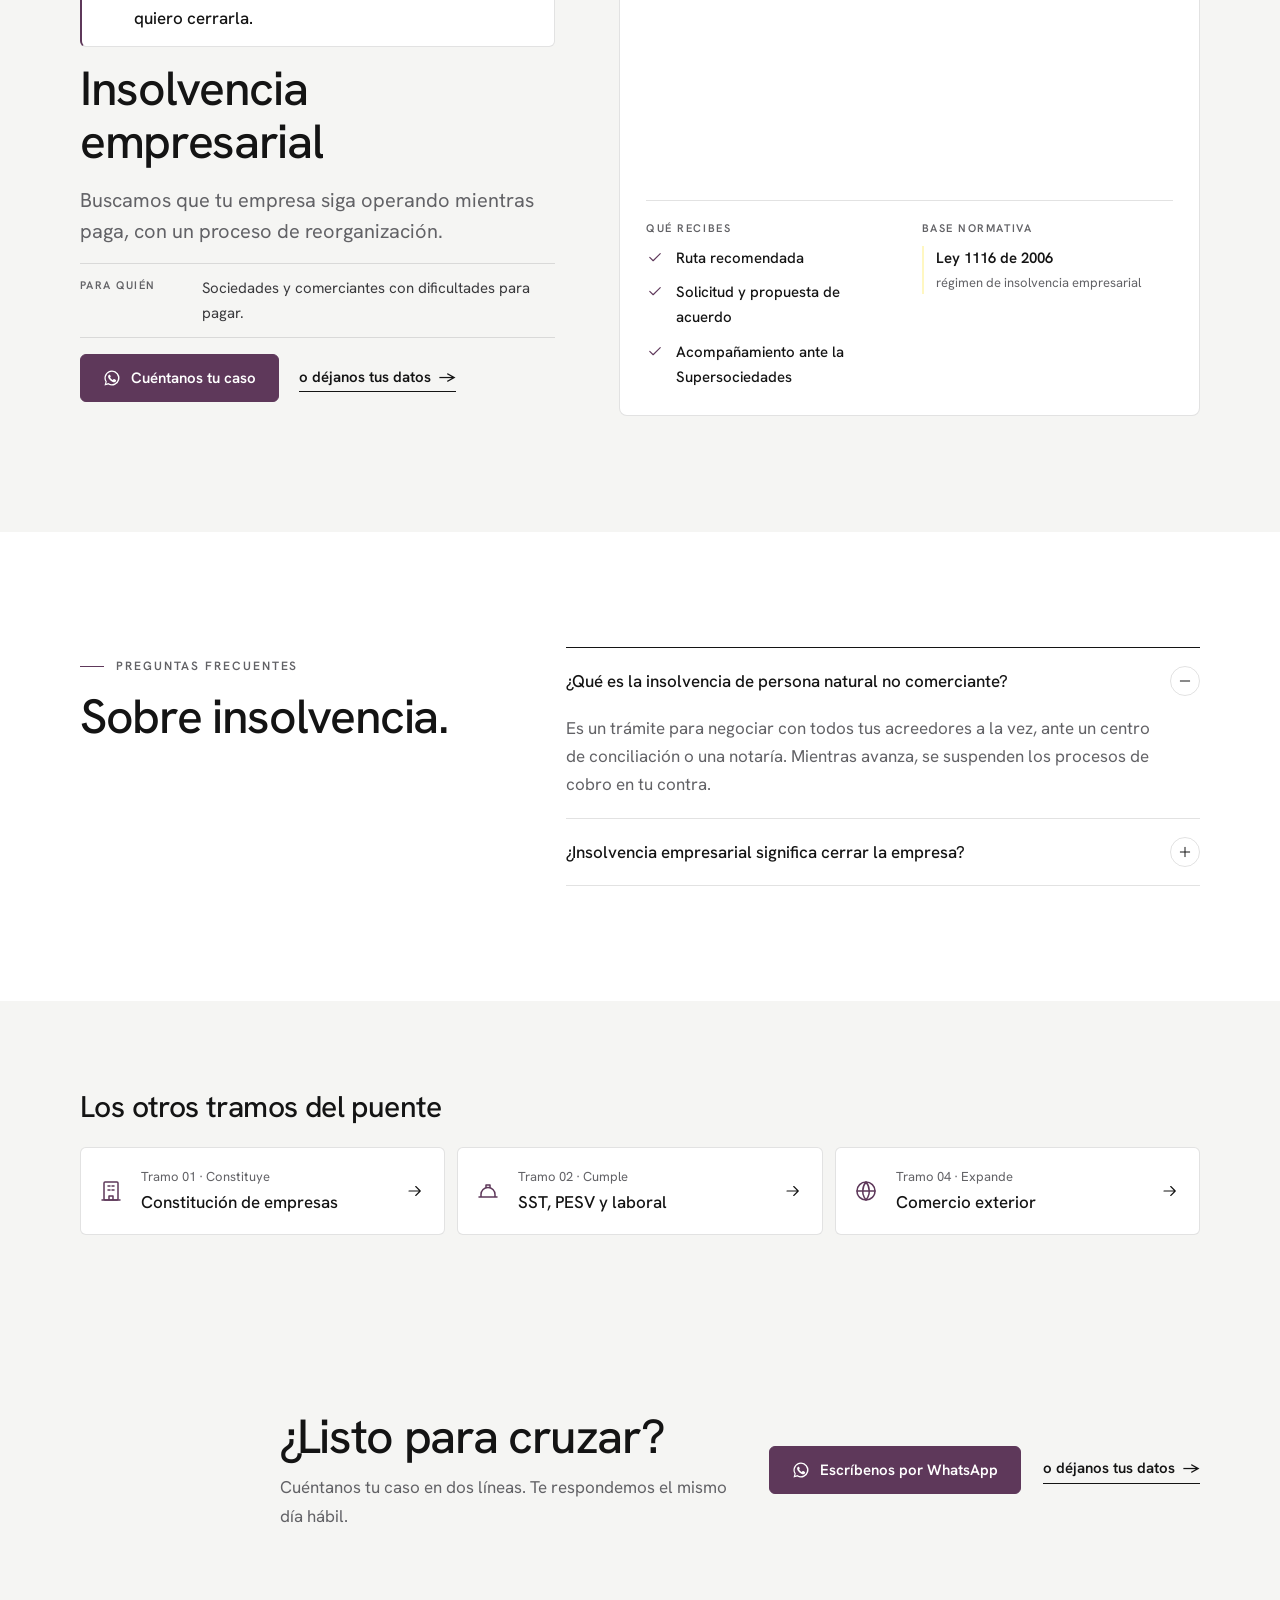
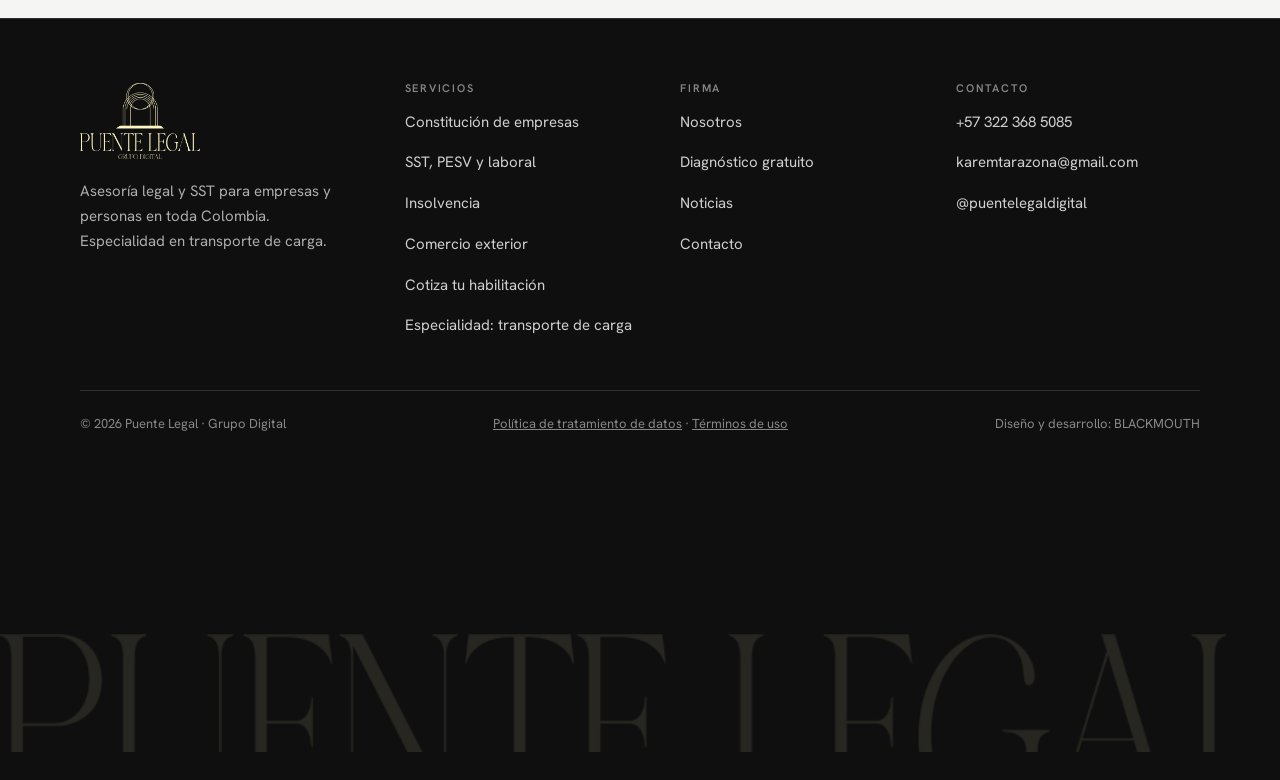
<file: servicios/insolvencia/index.html>
<!doctype html>
<html lang="es-CO">
<head>
<meta charset="utf-8">
<meta name="viewport" content="width=device-width, initial-scale=1, viewport-fit=cover">
<title>Insolvencia de persona natural y empresarial | Puente Legal</title>
<meta name="description" content="Negociamos tus deudas con todos tus acreedores a la vez. Insolvencia de persona natural no comerciante y reorganización empresarial en Colombia.">
<!-- PROTOTIPO: quitar noindex cuando el sitio viva en el dominio definitivo -->
<meta name="robots" content="noindex, nofollow">
<link rel="canonical" href="https://puentelegal.com.co/servicios/insolvencia/">
<meta name="theme-color" content="#FFFFFF">
<meta property="og:type" content="website">
<meta property="og:locale" content="es_CO">
<meta property="og:site_name" content="Puente Legal">
<meta property="og:title" content="Insolvencia de persona natural y empresarial | Puente Legal">
<meta property="og:description" content="Negociamos tus deudas con todos tus acreedores a la vez. Insolvencia de persona natural no comerciante y reorganización empresarial en Colombia.">
<meta property="og:url" content="https://blackmouthagency-dev.github.io/puente-legal/servicios/insolvencia/">
<meta property="og:image" content="https://blackmouthagency-dev.github.io/puente-legal/assets/img/og.jpg">
<meta property="og:image:width" content="1200">
<meta property="og:image:height" content="630">
<meta name="twitter:card" content="summary_large_image">
<link rel="icon" href="../../assets/img/favicon.svg" type="image/svg+xml">
<script>document.documentElement.classList.add("js")</script>
<link rel="preconnect" href="https://fonts.googleapis.com">
<link rel="preconnect" href="https://fonts.gstatic.com" crossorigin>
<link rel="stylesheet" href="https://fonts.googleapis.com/css2?family=Hanken+Grotesk:wght@400;500;600;700&display=swap">
<link rel="stylesheet" href="../../assets/site.css">
<script type="application/ld+json">
{
 "@context": "https://schema.org",
 "@graph": [
  {
   "@type": "BreadcrumbList",
   "itemListElement": [
    {
     "@type": "ListItem",
     "position": 1,
     "name": "Inicio",
     "item": "https://puentelegal.com.co/"
    },
    {
     "@type": "ListItem",
     "position": 2,
     "name": "Servicios",
     "item": "https://puentelegal.com.co/servicios/"
    },
    {
     "@type": "ListItem",
     "position": 3,
     "name": "Insolvencia"
    }
   ]
  },
  {
   "@type": "FAQPage",
   "mainEntity": [
    {
     "@type": "Question",
     "name": "¿Qué es la insolvencia de persona natural no comerciante?",
     "acceptedAnswer": {
      "@type": "Answer",
      "text": "Es un trámite para negociar con todos tus acreedores a la vez, ante un centro de conciliación o una notaría. Mientras avanza, se suspenden los procesos de cobro en tu contra."
     }
    },
    {
     "@type": "Question",
     "name": "¿Insolvencia empresarial significa cerrar la empresa?",
     "acceptedAnswer": {
      "@type": "Answer",
      "text": "No necesariamente. La reorganización busca que la empresa siga operando mientras paga sus deudas con un acuerdo."
     }
    }
   ]
  },
  {
   "@type": "Service",
   "@id": "https://puentelegal.com.co/servicios/insolvencia/#insolvencia-persona-natural",
   "name": "Insolvencia de persona natural no comerciante",
   "description": "Revisamos si cumples los requisitos y negociamos con todos tus acreedores a la vez, ante un centro de conciliación o una notaría.",
   "provider": {
    "@id": "https://puentelegal.com.co/#firma"
   },
   "areaServed": {
    "@type": "Country",
    "name": "Colombia"
   },
   "audience": {
    "@type": "PeopleAudience",
    "audienceType": "Personas naturales no comerciantes"
   },
   "url": "https://puentelegal.com.co/servicios/insolvencia/#insolvencia-persona-natural"
  },
  {
   "@type": "Service",
   "@id": "https://puentelegal.com.co/servicios/insolvencia/#insolvencia-empresarial",
   "name": "Insolvencia empresarial",
   "description": "Buscamos que tu empresa siga operando mientras paga, con un proceso de reorganización.",
   "provider": {
    "@id": "https://puentelegal.com.co/#firma"
   },
   "areaServed": {
    "@type": "Country",
    "name": "Colombia"
   },
   "audience": {
    "@type": "BusinessAudience"
   },
   "url": "https://puentelegal.com.co/servicios/insolvencia/#insolvencia-empresarial"
  }
 ]
}
</script>
</head>
<body>
<a class="skip" href="#main">Saltar al contenido</a>
<header class="site-header">
  <div class="wrap nav">
    <a class="brand" href="../../" aria-label="Puente Legal, inicio">
      <svg viewBox="0 0 1060 1000" aria-hidden="true"><use href="#iso-sym"/></svg>
      <img src="../../assets/img/wordmark-ciruela.png" alt="Puente Legal · Grupo Digital" width="150" height="33">
    </a>
    <nav aria-label="Principal">
    <ul class="nav-links" id="menu">
      <li><a href="../../habilitacion-transporte-de-carga/" class="nav-star">Habilitación</a></li>
      <li><a href="../../servicios/" aria-current="page">Servicios</a></li>
      <li><a href="../../diagnostico/">Diagnóstico</a></li>
      <li><a href="../../nosotros/">Nosotros</a></li>
      <li><a href="../../noticias/">Noticias</a></li>
      <li><a href="../../contacto/">Contacto</a></li>
      <li class="only-sm"><a class="btn" href="https://wa.me/573223685085" data-wa="Hola, Puente Legal. Quiero una asesoría." data-conv="whatsapp" data-loc="menu"><svg class="i" aria-hidden="true" focusable="false"><use href="#i-whatsapp"/></svg> Escríbenos por WhatsApp</a></li>
    </ul>
    </nav>
    <div class="nav-cta">
      <a class="btn btn-hide-sm" href="https://wa.me/573223685085" data-wa="Hola, Puente Legal. Quiero una asesoría." data-conv="whatsapp" data-loc="header"><svg class="i" aria-hidden="true" focusable="false"><use href="#i-whatsapp"/></svg> Escríbenos</a>
      <button class="menu-btn" type="button" aria-expanded="false" aria-controls="menu" aria-label="Abrir menú">
        <svg width="20" height="20" viewBox="0 0 20 20" aria-hidden="true"><path d="M2 6h16M2 14h16" stroke="currentColor" stroke-width="1.6"/></svg>
      </button>
    </div>
  </div>
  
</header>
<svg width="0" height="0" style="position:absolute" aria-hidden="true" focusable="false">
  <symbol id="iso-sym" viewBox="430 20 1060 1000">
    <g fill="none" stroke="currentColor" stroke-width="30" stroke-linecap="round">
      <circle cx="948" cy="312" r="277"/><circle cx="980" cy="312" r="277"/>
      <path d="M596 950V600A368 362 0 0 1 1332 600V950"/>
      <path d="M676 600A288 294 0 0 1 1252 600"/>
      <path d="M755.5 950V600A208.75 226 0 0 1 1173 600V950"/>
    </g>
    <polygon points="530,950 1397,950 1475,1013 443,1013" fill="currentColor"/>
  </symbol>
  <symbol id="i-empresa" viewBox="0 0 24 24"><rect x="5" y="3" width="14" height="18" rx="1" pathLength="1"/><path d="M9 7h2M13 7h2M9 11h2M13 11h2M10 21v-4h4v4M3 21h18" pathLength="1"/></symbol>
  <symbol id="i-casco" viewBox="0 0 24 24"><path d="M3 18h18M5 18v-2.5a7 7 0 0 1 14 0V18M10 8.8V6h4v2.8" pathLength="1"/></symbol>
  <symbol id="i-recupera" viewBox="0 0 24 24"><path d="M3 6c3 0 4 10 9 10s6-6 8-8M16 7.5h4v4" pathLength="1"/></symbol>
  <symbol id="i-globo" viewBox="0 0 24 24"><circle cx="12" cy="12" r="9" pathLength="1"/><path d="M3 12h18M12 3a14 14 0 0 1 0 18M12 3a14 14 0 0 0 0 18" pathLength="1"/></symbol>
  <symbol id="i-arco" viewBox="0 0 24 24"><path d="M4 21V11a8 8 0 0 1 16 0v10M8.5 21v-9a3.5 3.5 0 0 1 7 0v9" pathLength="1"/></symbol>
  <symbol id="i-chevron" viewBox="0 0 24 24"><path d="M9 6l6 6-6 6"/></symbol>
  <symbol id="i-flecha" viewBox="0 0 24 24"><path d="M4 12h15M13 6l6 6-6 6"/></symbol>
  <symbol id="i-check" viewBox="0 0 24 24"><path d="M5 12.5l4.5 4.5L19 7.5"/></symbol>
  <symbol id="i-mas" viewBox="0 0 24 24"><path d="M5 12h14"/><path d="M12 5v14"/></symbol>
  <symbol id="i-camion" viewBox="0 0 24 24"><path d="M2.5 6h11v10h-11zM13.5 9.5H18l3.5 3.5V16h-8" pathLength="1"/><circle cx="6.5" cy="17.5" r="1.8" pathLength="1"/><circle cx="17.5" cy="17.5" r="1.8" pathLength="1"/></symbol>
  <symbol id="i-habilitacion" viewBox="0 0 24 24"><path d="M14 3H6v18h12V7zM14 3v4h4" pathLength="1"/><circle cx="12" cy="13.5" r="2.5" pathLength="1"/><path d="M10.6 15.6L10 19l2-1 2 1-.6-3.4" pathLength="1"/></symbol>
  <symbol id="i-lupa" viewBox="0 0 24 24"><circle cx="10.5" cy="10.5" r="6.5" pathLength="1"/><path d="M15.3 15.3L21 21M8 10.5h5" pathLength="1"/></symbol>
  <symbol id="i-saldo" viewBox="0 0 24 24"><path d="M14 3H6v18h12V7zM14 3v4h4" pathLength="1"/><path d="M12 10v7M14 11.2c-.4-.6-1.1-.9-2-.9-1.1 0-2 .6-2 1.4 0 1.9 4 1 4 2.9 0 .8-.9 1.4-2 1.4-.9 0-1.7-.4-2.1-1" pathLength="1"/></symbol>
  <symbol id="i-volante" viewBox="0 0 24 24"><circle cx="12" cy="12" r="9" pathLength="1"/><circle cx="12" cy="12" r="2" pathLength="1"/><path d="M3.5 10.5l6.5 1M20.5 10.5l-6.5 1M12 14v7" pathLength="1"/></symbol>
  <symbol id="i-doc" viewBox="0 0 24 24"><path d="M14 3H6v18h12V7zM14 3v4h4M9 11h6M9 14.5h6M9 18h4" pathLength="1"/></symbol>
  <symbol id="i-escudo" viewBox="0 0 24 24"><path d="M12 3l7 3v5c0 4.5-3 8.3-7 10-4-1.7-7-5.5-7-10V6z" pathLength="1"/><path d="M9 12l2 2 4-4" pathLength="1"/></symbol>
  <symbol id="i-balanza" viewBox="0 0 24 24"><path d="M12 4v16M8 20h8M5 7h14M5 7l-2.5 6a2.5 2.5 0 0 0 5 0zM19 7l-2.5 6a2.5 2.5 0 0 0 5 0z" pathLength="1"/></symbol>
  <symbol id="i-chat" viewBox="0 0 24 24"><path d="M4 5h16v11H9l-5 4z" pathLength="1"/><path d="M8 9.5h8M8 12.5h5" pathLength="1"/></symbol>
  <symbol id="i-telefono" viewBox="0 0 24 24"><path d="M5 3h4l2 5-2.5 1.5a11 11 0 0 0 6 6L16 13l5 2v4a2 2 0 0 1-2 2A16 16 0 0 1 3 5a2 2 0 0 1 2-2Z"/></symbol>
  <symbol id="i-correo" viewBox="0 0 24 24"><path d="M3 6h18v12H3zM3 6l9 7 9-7"/></symbol>
  <symbol id="i-instagram" viewBox="0 0 24 24"><rect x="3" y="3" width="18" height="18" rx="5"/><circle cx="12" cy="12" r="4"/><circle cx="17.5" cy="6.5" r=".6"/></symbol>
  <symbol id="i-whatsapp" viewBox="0 0 24 24"><path fill="currentColor" stroke="none" d="M12 2a10 10 0 0 0-8.6 15.1L2 22l5-1.3A10 10 0 1 0 12 2Zm0 18.2c-1.6 0-3.1-.4-4.4-1.2l-.3-.2-3 .8.8-2.9-.2-.3A8.2 8.2 0 1 1 12 20.2Zm4.5-6.1c-.2-.1-1.5-.7-1.7-.8-.2-.1-.4-.1-.6.1l-.8 1c-.1.2-.3.2-.5.1a6.7 6.7 0 0 1-3.3-2.9c-.2-.4.2-.4.7-1.3.1-.2 0-.3 0-.4l-.8-1.8c-.2-.5-.4-.4-.6-.4h-.5a1 1 0 0 0-.7.3 3 3 0 0 0-.9 2.2 5.2 5.2 0 0 0 1.1 2.7 11.8 11.8 0 0 0 4.5 4c1.7.7 2.3.8 3.2.6.5-.1 1.5-.6 1.7-1.2.2-.6.2-1.1.1-1.2l-.5-.3Z"/></symbol>
</svg>

<main id="main">
<section class="page-hero s-blanco area-hero" aria-labelledby="h1">
  <div class="wrap ah-grid">
    <div>
      <ol class="crumbs"><li><a href="../../">Inicio</a></li><li><a href="../../servicios/">Servicios</a></li><li aria-current="page">Insolvencia</li></ol>
      <p class="eyebrow"><svg class="i i-sm" aria-hidden="true" focusable="false"><use href="#i-recupera"/></svg> Tramo 03 de 4 · Reorganiza</p>
      <h1 id="h1" class="h1-page" data-split="words">Insolvencia de personas y empresas</h1>
      <p class="lead muted" style="margin-top:16px">Cuando las deudas superan lo que puedes pagar, la ley ofrece un camino ordenado. Te acompañamos a recorrerlo.</p>
      <div class="hero-actions">
        <a class="btn" href="https://wa.me/573223685085" data-wa="Hola, Puente Legal. Quiero asesoría en insolvencia." data-conv="whatsapp" data-loc="area-insolvencia"><svg class="i" aria-hidden="true" focusable="false"><use href="#i-whatsapp"/></svg> Cuéntanos tu caso</a>
        <a class="btn btn-ghost" href="../../diagnostico/">Haz el diagnóstico</a>
      </div>
    </div>
    <div class="ah-art">
      <p class="f-inc">Los servicios de este tramo</p>
      <div class="pb pb-hero" data-draw="time">
  <div class="pb-art"><svg class="pb-svg" viewBox="0 0 1200 172" preserveAspectRatio="none" aria-hidden="true" focusable="false"><path class="pb-abut" d="M0 170V120M1200 170V120" pathLength="1" data-seg="0.000,0.060"/><path class="pb-deck" d="M0.0 120H600.0" pathLength="1" data-seg="0.000,0.250"/><path class="pb-arch" d="M0.0 120C200.0 44 400.0 44 600.0 120" pathLength="1" data-seg="0.100,0.475"/><path class="pb-hang" d="M150.0 77.3V120M300.0 63V120M450.0 77.3V120" pathLength="1" data-seg="0.275,0.500"/><path class="pb-deck" d="M600.0 120H1200.0" pathLength="1" data-seg="0.500,0.750"/><path class="pb-pier" d="M600.0 170V120" pathLength="1" data-seg="0.400,0.625"/><path class="pb-arch" d="M600.0 120C800.0 44 1000.0 44 1200.0 120" pathLength="1" data-seg="0.600,0.975"/><path class="pb-hang" d="M750.0 77.3V120M900.0 63V120M1050.0 77.3V120" pathLength="1" data-seg="0.775,1.000"/></svg></div>
  <ol class="pb-steps" style="--n:2"><li data-on="0.375"><b>01</b>Insolvencia de persona natural no comerciante</li><li data-on="0.875"><b>02</b>Insolvencia empresarial</li></ol>
</div>
    </div>
  </div>
  <nav class="wrap ah-index" aria-label="Servicios de esta área"><a class="chip" href="#insolvencia-persona-natural">Insolvencia de persona natural no comerciante</a><a class="chip" href="#insolvencia-empresarial">Insolvencia empresarial</a></nav>
</section>

<section id="insolvencia-persona-natural" class="band s-blanco svc-sec" aria-labelledby="insolvencia-persona-natural-t">
  <div class="wrap svc-grid">
    <div class="svc-intro">
      <p class="svc-sit"><svg class="i" aria-hidden="true" focusable="false"><use href="#i-arco"/></svg><span><small>Si te pasa esto</small>Tengo varias deudas y ya no me alcanza para pagarlas.</span></p>
      <p class="svc-tag"><span class="tag">Para personas</span></p><h2 id="insolvencia-persona-natural-t" class="h2" data-split="words">Insolvencia de persona natural no comerciante</h2>
      <p class="lead muted">Revisamos si cumples los requisitos y negociamos con todos tus acreedores a la vez, ante un centro de conciliación o una notaría.</p>
      <dl class="svc-facts"><div><dt>Para quién</dt><dd>Personas no comerciantes con varias deudas, incluidos conductores y propietarios de un solo vehículo.</dd></div></dl>
      
      <div class="f-cta">
        <a class="btn" href="https://wa.me/573223685085" data-wa="Hola, Puente Legal. Mi situación: Tengo varias deudas y ya no me alcanza para pagarlas. Me interesa: Insolvencia de persona natural no comerciante." data-conv="whatsapp_servicio" data-loc="insolvencia-persona-natural"><svg class="i" aria-hidden="true" focusable="false"><use href="#i-whatsapp"/></svg> Cuéntanos tu caso</a>
        <a class="link-arrow" href="../../contacto/?area=Insolvencia o deudas">o déjanos tus datos <span aria-hidden="true">→</span></a>
      </div>
    </div>
    <div class="svc-detail">
      <p class="f-inc">Cómo lo hacemos</p>
      <div class="pb " data-draw="view">
  <div class="pb-art"><svg class="pb-svg" viewBox="0 0 1200 172" preserveAspectRatio="none" aria-hidden="true" focusable="false"><path class="pb-abut" d="M0 170V120M1200 170V120" pathLength="1" data-seg="0.000,0.060"/><path class="pb-deck" d="M0.0 120H300.0" pathLength="1" data-seg="0.000,0.125"/><path class="pb-arch" d="M0.0 120C100.0 44 200.0 44 300.0 120" pathLength="1" data-seg="0.050,0.237"/><path class="pb-hang" d="M75.0 77.3V120M150.0 63V120M225.0 77.3V120" pathLength="1" data-seg="0.138,0.250"/><path class="pb-deck" d="M300.0 120H600.0" pathLength="1" data-seg="0.250,0.375"/><path class="pb-pier" d="M300.0 170V120" pathLength="1" data-seg="0.200,0.312"/><path class="pb-arch" d="M300.0 120C400.0 44 500.0 44 600.0 120" pathLength="1" data-seg="0.300,0.487"/><path class="pb-hang" d="M375.0 77.3V120M450.0 63V120M525.0 77.3V120" pathLength="1" data-seg="0.388,0.500"/><path class="pb-deck" d="M600.0 120H900.0" pathLength="1" data-seg="0.500,0.625"/><path class="pb-pier" d="M600.0 170V120" pathLength="1" data-seg="0.450,0.562"/><path class="pb-arch" d="M600.0 120C700.0 44 800.0 44 900.0 120" pathLength="1" data-seg="0.550,0.738"/><path class="pb-hang" d="M675.0 77.3V120M750.0 63V120M825.0 77.3V120" pathLength="1" data-seg="0.637,0.750"/><path class="pb-deck" d="M900.0 120H1200.0" pathLength="1" data-seg="0.750,0.875"/><path class="pb-pier" d="M900.0 170V120" pathLength="1" data-seg="0.700,0.812"/><path class="pb-arch" d="M900.0 120C1000.0 44 1100.0 44 1200.0 120" pathLength="1" data-seg="0.800,0.988"/><path class="pb-hang" d="M975.0 77.3V120M1050.0 63V120M1125.0 77.3V120" pathLength="1" data-seg="0.887,1.000"/></svg></div>
  <ol class="pb-steps" style="--n:4"><li data-on="0.188"><b>01</b>Revisión de requisitos</li><li data-on="0.438"><b>02</b>Solicitud</li><li data-on="0.688"><b>03</b>Negociación</li><li data-on="0.938"><b>04</b>Acuerdo o liquidación</li></ol>
</div>
      <div class="svc-cols">
        <div><p class="f-inc">Qué recibes</p><ul class="recibes"><li><svg class="i" aria-hidden="true" focusable="false"><use href="#i-check"/></svg>Diagnóstico de viabilidad</li><li><svg class="i" aria-hidden="true" focusable="false"><use href="#i-check"/></svg>Solicitud ante conciliador o notaría</li><li><svg class="i" aria-hidden="true" focusable="false"><use href="#i-check"/></svg>Acompañamiento en la negociación</li></ul></div>
        <div><p class="f-inc">Base normativa</p><ul class="normas"><li><b>Código General del Proceso, arts. 531 y ss.</b><span>insolvencia de persona natural no comerciante</span></li></ul></div>
      </div>
    </div>
  </div>
</section>
<section id="insolvencia-empresarial" class="band s-gris svc-sec" aria-labelledby="insolvencia-empresarial-t">
  <div class="wrap svc-grid">
    <div class="svc-intro">
      <p class="svc-sit"><svg class="i" aria-hidden="true" focusable="false"><use href="#i-arco"/></svg><span><small>Si te pasa esto</small>Mi empresa no alcanza a pagar, pero no quiero cerrarla.</span></p>
      <h2 id="insolvencia-empresarial-t" class="h2" data-split="words">Insolvencia empresarial</h2>
      <p class="lead muted">Buscamos que tu empresa siga operando mientras paga, con un proceso de reorganización.</p>
      <dl class="svc-facts"><div><dt>Para quién</dt><dd>Sociedades y comerciantes con dificultades para pagar.</dd></div></dl>
      
      <div class="f-cta">
        <a class="btn" href="https://wa.me/573223685085" data-wa="Hola, Puente Legal. Mi situación: Mi empresa no alcanza a pagar, pero no quiero cerrarla. Me interesa: Insolvencia empresarial." data-conv="whatsapp_servicio" data-loc="insolvencia-empresarial"><svg class="i" aria-hidden="true" focusable="false"><use href="#i-whatsapp"/></svg> Cuéntanos tu caso</a>
        <a class="link-arrow" href="../../contacto/?area=Insolvencia o deudas">o déjanos tus datos <span aria-hidden="true">→</span></a>
      </div>
    </div>
    <div class="svc-detail">
      <p class="f-inc">Cómo lo hacemos</p>
      <div class="pb " data-draw="view">
  <div class="pb-art"><svg class="pb-svg" viewBox="0 0 1200 172" preserveAspectRatio="none" aria-hidden="true" focusable="false"><path class="pb-abut" d="M0 170V120M1200 170V120" pathLength="1" data-seg="0.000,0.060"/><path class="pb-deck" d="M0.0 120H300.0" pathLength="1" data-seg="0.000,0.125"/><path class="pb-arch" d="M0.0 120C100.0 44 200.0 44 300.0 120" pathLength="1" data-seg="0.050,0.237"/><path class="pb-hang" d="M75.0 77.3V120M150.0 63V120M225.0 77.3V120" pathLength="1" data-seg="0.138,0.250"/><path class="pb-deck" d="M300.0 120H600.0" pathLength="1" data-seg="0.250,0.375"/><path class="pb-pier" d="M300.0 170V120" pathLength="1" data-seg="0.200,0.312"/><path class="pb-arch" d="M300.0 120C400.0 44 500.0 44 600.0 120" pathLength="1" data-seg="0.300,0.487"/><path class="pb-hang" d="M375.0 77.3V120M450.0 63V120M525.0 77.3V120" pathLength="1" data-seg="0.388,0.500"/><path class="pb-deck" d="M600.0 120H900.0" pathLength="1" data-seg="0.500,0.625"/><path class="pb-pier" d="M600.0 170V120" pathLength="1" data-seg="0.450,0.562"/><path class="pb-arch" d="M600.0 120C700.0 44 800.0 44 900.0 120" pathLength="1" data-seg="0.550,0.738"/><path class="pb-hang" d="M675.0 77.3V120M750.0 63V120M825.0 77.3V120" pathLength="1" data-seg="0.637,0.750"/><path class="pb-deck" d="M900.0 120H1200.0" pathLength="1" data-seg="0.750,0.875"/><path class="pb-pier" d="M900.0 170V120" pathLength="1" data-seg="0.700,0.812"/><path class="pb-arch" d="M900.0 120C1000.0 44 1100.0 44 1200.0 120" pathLength="1" data-seg="0.800,0.988"/><path class="pb-hang" d="M975.0 77.3V120M1050.0 63V120M1125.0 77.3V120" pathLength="1" data-seg="0.887,1.000"/></svg></div>
  <ol class="pb-steps" style="--n:4"><li data-on="0.188"><b>01</b>Diagnóstico</li><li data-on="0.438"><b>02</b>Ruta de reorganización</li><li data-on="0.688"><b>03</b>Negociación</li><li data-on="0.938"><b>04</b>Seguimiento</li></ol>
</div>
      <div class="svc-cols">
        <div><p class="f-inc">Qué recibes</p><ul class="recibes"><li><svg class="i" aria-hidden="true" focusable="false"><use href="#i-check"/></svg>Ruta recomendada</li><li><svg class="i" aria-hidden="true" focusable="false"><use href="#i-check"/></svg>Solicitud y propuesta de acuerdo</li><li><svg class="i" aria-hidden="true" focusable="false"><use href="#i-check"/></svg>Acompañamiento ante la Supersociedades</li></ul></div>
        <div><p class="f-inc">Base normativa</p><ul class="normas"><li><b>Ley 1116 de 2006</b><span>régimen de insolvencia empresarial</span></li></ul></div>
      </div>
    </div>
  </div>
</section>

<section class="band s-blanco" aria-labelledby="fq-t">
  <div class="wrap faq-grid">
    <div>
      <p class="eyebrow">Preguntas frecuentes</p>
      <h2 id="fq-t" class="h2" data-split="words" style="margin-top:16px">Sobre insolvencia.</h2>
    </div>
    <div class="faq">
      <details open><summary>¿Qué es la insolvencia de persona natural no comerciante?<span class="pm" aria-hidden="true"><svg class="i" viewBox="0 0 24 24" focusable="false"><path d="M5 12h14"/><path class="v" d="M12 5v14"/></svg></span></summary><p>Es un trámite para negociar con todos tus acreedores a la vez, ante un centro de conciliación o una notaría. Mientras avanza, se suspenden los procesos de cobro en tu contra.</p></details>
      <details><summary>¿Insolvencia empresarial significa cerrar la empresa?<span class="pm" aria-hidden="true"><svg class="i" viewBox="0 0 24 24" focusable="false"><path d="M5 12h14"/><path class="v" d="M12 5v14"/></svg></span></summary><p>No necesariamente. La reorganización busca que la empresa siga operando mientras paga sus deudas con un acuerdo.</p></details>
    </div>
  </div>
</section>

<section class="band-tight s-gris" aria-labelledby="ot-t">
  <div class="wrap">
    <h2 id="ot-t" class="h3" style="margin-bottom:22px">Los otros tramos del puente</h2>
    <div class="others"><a class="other" href="../../servicios/constitucion-de-empresas/"><svg class="i" aria-hidden="true" focusable="false"><use href="#i-empresa"/></svg><span><small>Tramo 01 · Constituye</small>Constitución de empresas</span><svg class="i i-flecha" aria-hidden="true" focusable="false"><use href="#i-flecha"/></svg></a><a class="other" href="../../servicios/sst-pesv-laboral/"><svg class="i" aria-hidden="true" focusable="false"><use href="#i-casco"/></svg><span><small>Tramo 02 · Cumple</small>SST, PESV y laboral</span><svg class="i i-flecha" aria-hidden="true" focusable="false"><use href="#i-flecha"/></svg></a><a class="other" href="../../servicios/comercio-exterior/"><svg class="i" aria-hidden="true" focusable="false"><use href="#i-globo"/></svg><span><small>Tramo 04 · Expande</small>Comercio exterior</span><svg class="i i-flecha" aria-hidden="true" focusable="false"><use href="#i-flecha"/></svg></a></div>
  </div>
</section>

<section class="band-tight s-gris cierre" aria-labelledby="cierre-t">
  <div class="wrap cierre-in">
    <div class="cierre-art" data-draw="view" aria-hidden="true"><svg viewBox="0 0 400 90" preserveAspectRatio="none"><path class="pb-deck" d="M0 70H400" pathLength="1" data-seg="0,.5"/><path class="pb-arch" d="M0 70C133 0 267 0 400 70" pathLength="1" data-seg=".2,.9"/></svg></div>
    <div>
      <h2 id="cierre-t" class="h2" data-split="words">¿Listo para cruzar?</h2>
      <p class="muted" style="margin-top:10px">Cuéntanos tu caso en dos líneas. Te respondemos el mismo día hábil.</p>
    </div>
    <div class="cierre-cta">
      <a class="btn" data-magnet href="https://wa.me/573223685085" data-wa="Hola, Puente Legal. Quiero una asesoría." data-conv="whatsapp" data-loc="area-insolvencia"><svg class="i" aria-hidden="true" focusable="false"><use href="#i-whatsapp"/></svg> Escríbenos por WhatsApp</a>
      <a class="link-arrow" href="../../contacto/">o déjanos tus datos <span aria-hidden="true">→</span></a>
    </div>
  </div>
</section>
</main>

<footer class="site-footer s-negro">
  <div class="wrap">
    <div class="foot-grid">
      <div>
        <img src="../../assets/img/logo-full-crema.png" alt="Puente Legal · Grupo Digital" width="120" height="77" loading="lazy">
        <p class="muted" style="margin-top:20px;font-size:var(--t-sm);max-width:34ch">Asesoría legal y SST para empresas y personas en toda Colombia. Especialidad en transporte de carga.</p>
      </div>
      <nav aria-label="Servicios">
        <h2>Servicios</h2>
        <ul>
          <li><a href="../../servicios/constitucion-de-empresas/">Constitución de empresas</a></li>
          <li><a href="../../servicios/sst-pesv-laboral/">SST, PESV y laboral</a></li>
          <li><a href="../../servicios/insolvencia/">Insolvencia</a></li>
          <li><a href="../../servicios/comercio-exterior/">Comercio exterior</a></li>
          <li><a href="../../habilitacion-transporte-de-carga/">Cotiza tu habilitación</a></li>
          <li><a href="../../transporte-de-carga/">Especialidad: transporte de carga</a></li>
        </ul>
      </nav>
      <nav aria-label="Firma">
        <h2>Firma</h2>
        <ul>
          <li><a href="../../nosotros/">Nosotros</a></li>
          <li><a href="../../diagnostico/">Diagnóstico gratuito</a></li>
          <li><a href="../../noticias/">Noticias</a></li>
          <li><a href="../../contacto/">Contacto</a></li>
        </ul>
      </nav>
      <div>
        <h2>Contacto</h2>
        <ul>
          <li><a href="tel:+573223685085">+57 322 368 5085</a></li>
          <li><a href="mailto:karemtarazona@gmail.com">karemtarazona@gmail.com</a></li>
          <li><a href="https://www.instagram.com/puentelegaldigital/" target="_blank" rel="noopener">@puentelegaldigital</a></li>
        </ul>
      </div>
    </div>
    <div class="foot-legal">
      <span>© <span data-year>2026</span> Puente Legal · Grupo Digital</span>
      <span><a href="#">Política de tratamiento de datos</a> · <a href="#">Términos de uso</a></span>
      <span>Diseño y desarrollo: BLACKMOUTH</span>
    </div>
  </div>
  <div class="foot-mark" data-draw="through" aria-hidden="true"><img src="../../assets/img/wordmark-crema.png" alt="" width="900" height="195" loading="lazy" data-ty="0:160;.42:0"></div>
</footer>

<a class="wa-float" href="https://wa.me/573223685085" data-wa="Hola, Puente Legal. Quiero asesoría en insolvencia." data-conv="whatsapp" data-loc="flotante" aria-label="Escríbenos por WhatsApp"><svg class="" aria-hidden="true" focusable="false"><use href="#i-whatsapp"/></svg></a>
<button class="proto-toggle" type="button" aria-pressed="false"><i aria-hidden="true"></i><span>Notas del prototipo</span></button>

<script src="../../assets/site.js" defer></script>
</body>
</html>
</file>
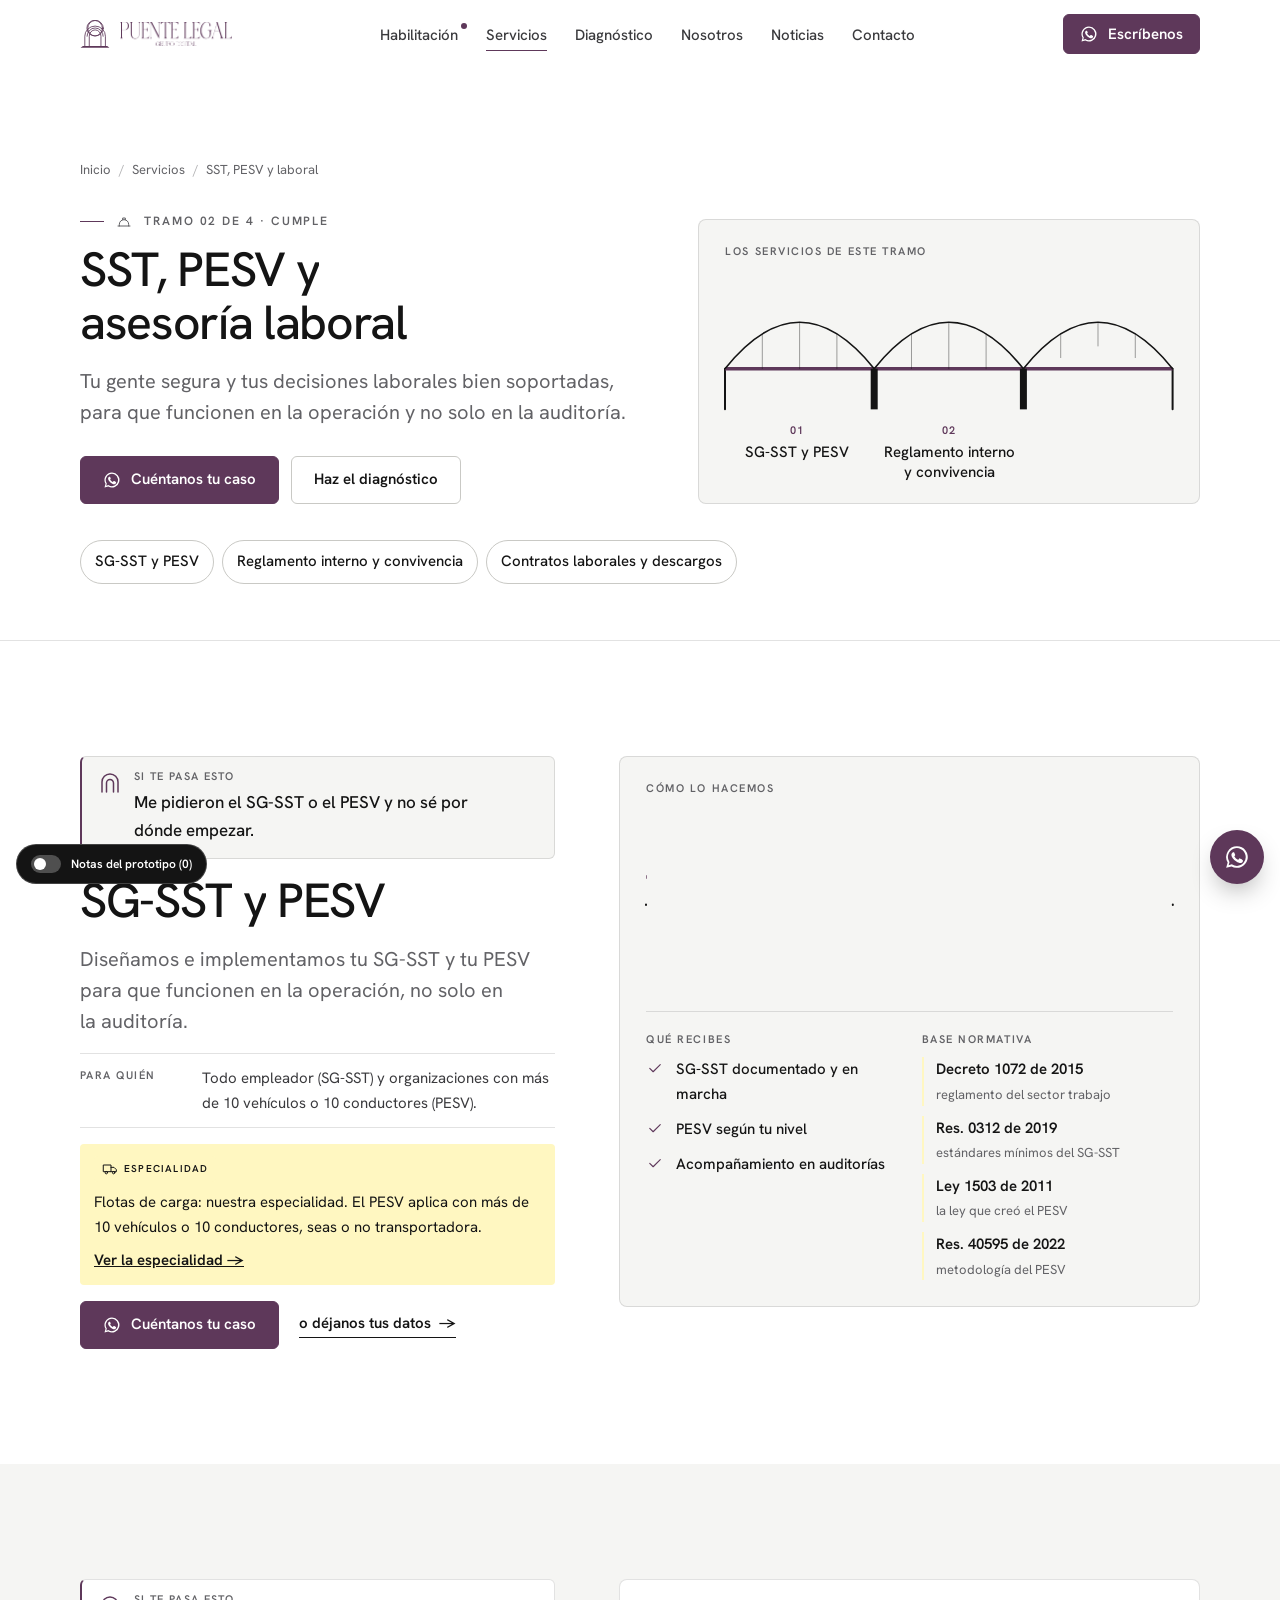
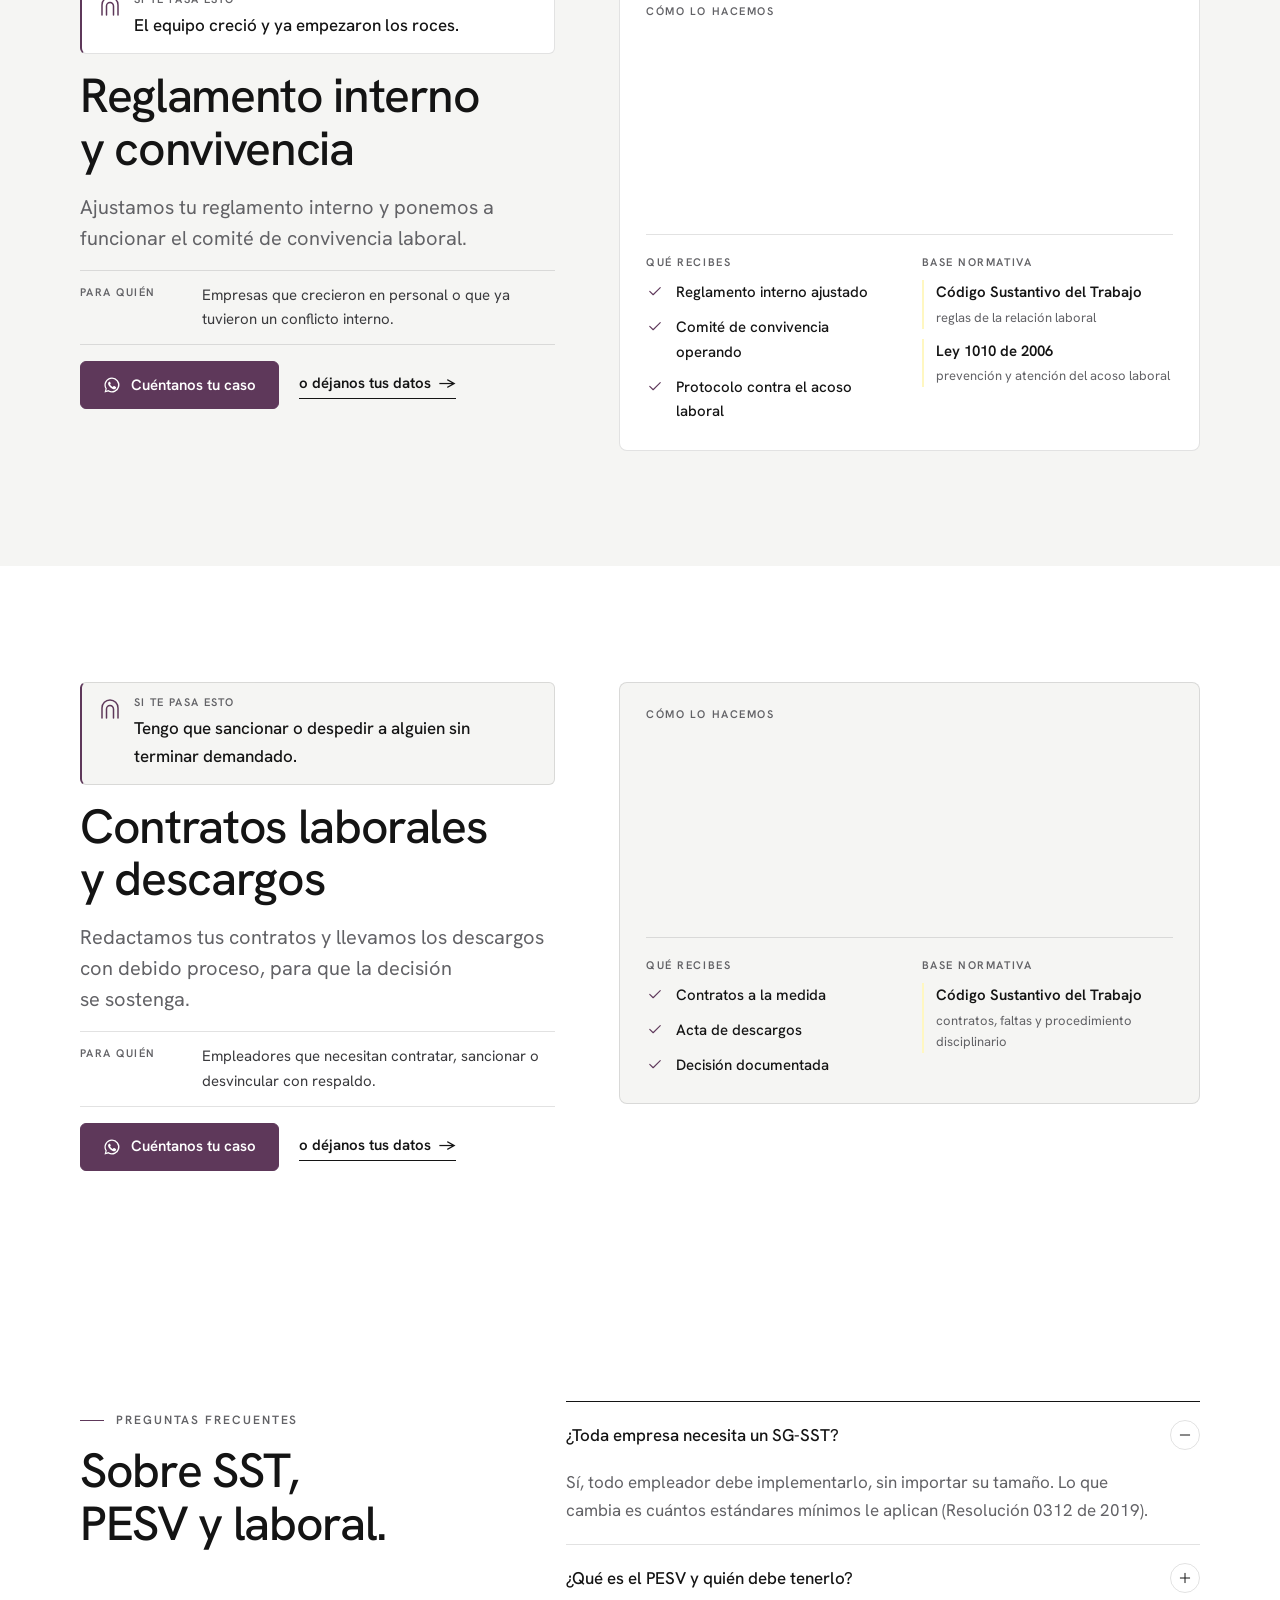
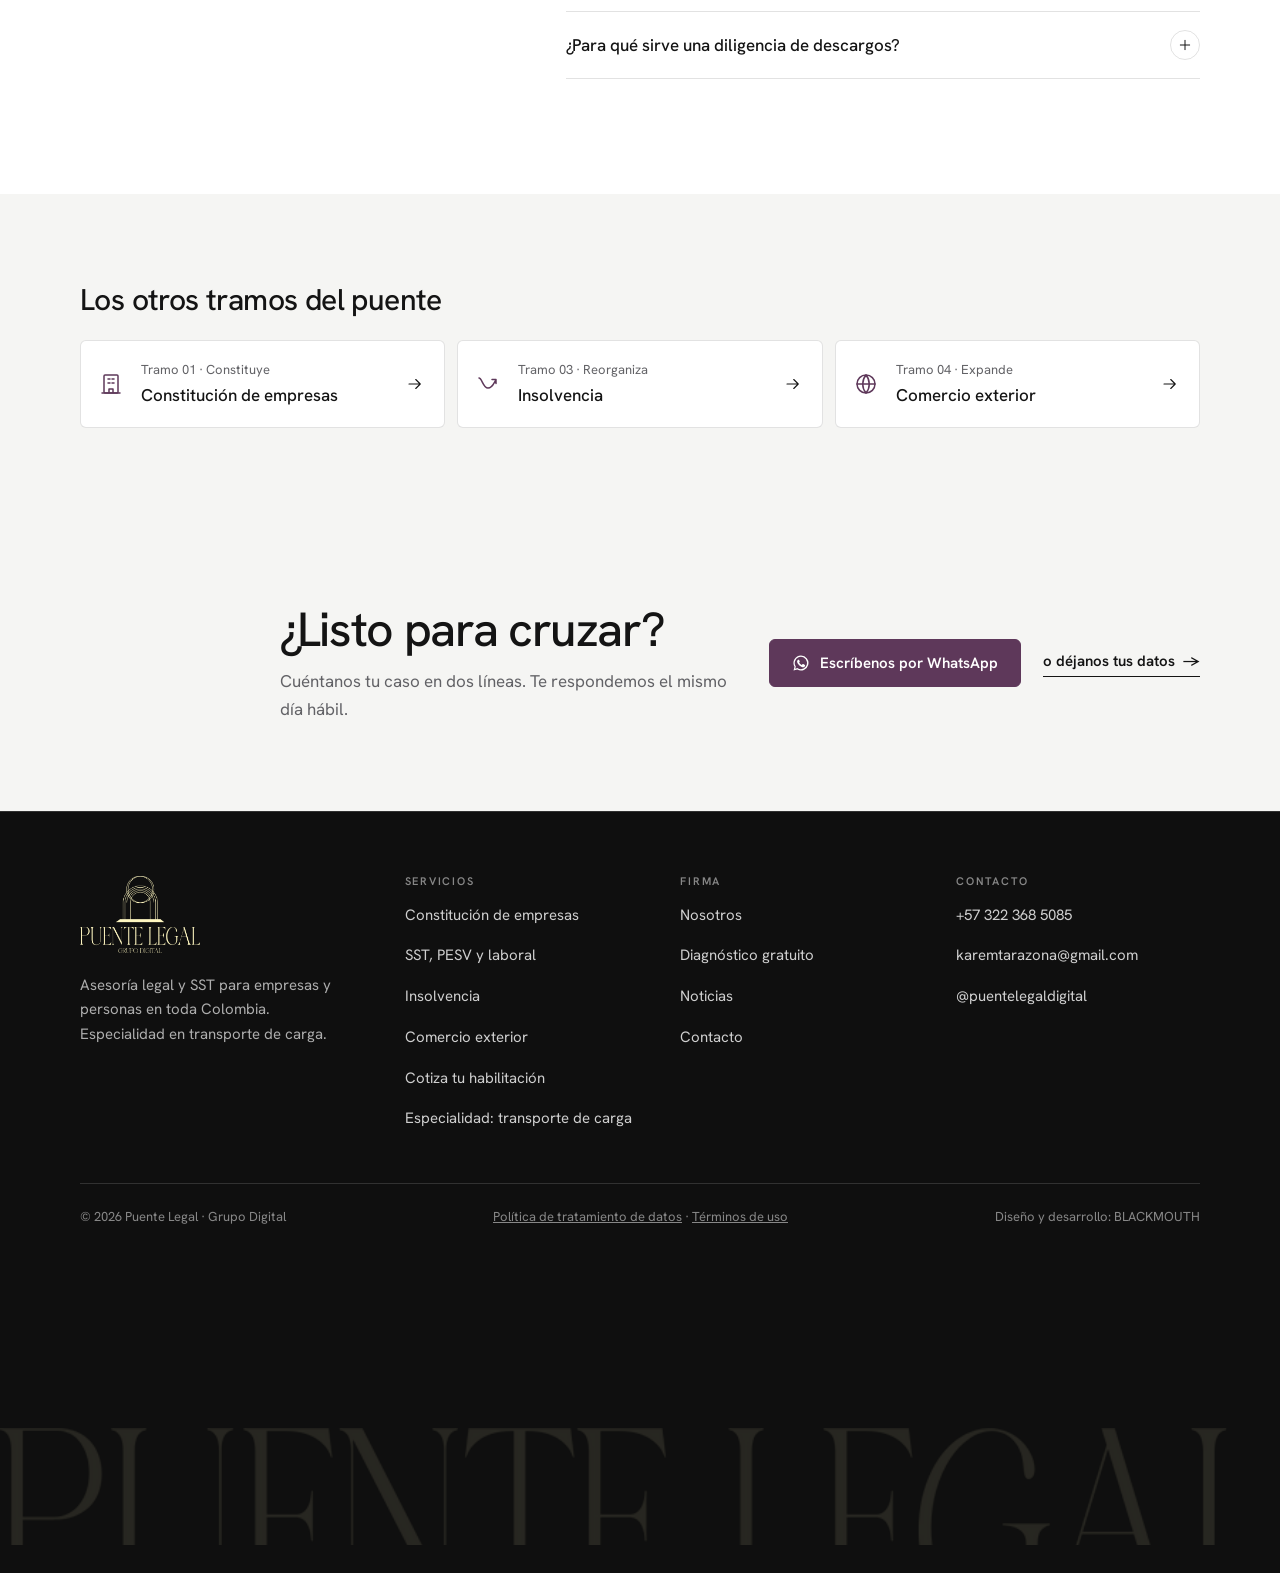
<file: servicios/sst-pesv-laboral/index.html>
<!doctype html>
<html lang="es-CO">
<head>
<meta charset="utf-8">
<meta name="viewport" content="width=device-width, initial-scale=1, viewport-fit=cover">
<title>SG-SST, PESV y asesoría laboral para empresas | Puente Legal</title>
<meta name="description" content="Implementamos tu SG-SST y tu PESV, ajustamos tu reglamento interno y te acompañamos en contratos y descargos laborales.">
<!-- PROTOTIPO: quitar noindex cuando el sitio viva en el dominio definitivo -->
<meta name="robots" content="noindex, nofollow">
<link rel="canonical" href="https://puentelegal.com.co/servicios/sst-pesv-laboral/">
<meta name="theme-color" content="#FFFFFF">
<meta property="og:type" content="website">
<meta property="og:locale" content="es_CO">
<meta property="og:site_name" content="Puente Legal">
<meta property="og:title" content="SG-SST, PESV y asesoría laboral para empresas | Puente Legal">
<meta property="og:description" content="Implementamos tu SG-SST y tu PESV, ajustamos tu reglamento interno y te acompañamos en contratos y descargos laborales.">
<meta property="og:url" content="https://blackmouthagency-dev.github.io/puente-legal/servicios/sst-pesv-laboral/">
<meta property="og:image" content="https://blackmouthagency-dev.github.io/puente-legal/assets/img/og.jpg">
<meta property="og:image:width" content="1200">
<meta property="og:image:height" content="630">
<meta name="twitter:card" content="summary_large_image">
<link rel="icon" href="../../assets/img/favicon.svg" type="image/svg+xml">
<script>document.documentElement.classList.add("js")</script>
<link rel="preconnect" href="https://fonts.googleapis.com">
<link rel="preconnect" href="https://fonts.gstatic.com" crossorigin>
<link rel="stylesheet" href="https://fonts.googleapis.com/css2?family=Hanken+Grotesk:wght@400;500;600;700&display=swap">
<link rel="stylesheet" href="../../assets/site.css">
<script type="application/ld+json">
{
 "@context": "https://schema.org",
 "@graph": [
  {
   "@type": "BreadcrumbList",
   "itemListElement": [
    {
     "@type": "ListItem",
     "position": 1,
     "name": "Inicio",
     "item": "https://puentelegal.com.co/"
    },
    {
     "@type": "ListItem",
     "position": 2,
     "name": "Servicios",
     "item": "https://puentelegal.com.co/servicios/"
    },
    {
     "@type": "ListItem",
     "position": 3,
     "name": "SST, PESV y laboral"
    }
   ]
  },
  {
   "@type": "FAQPage",
   "mainEntity": [
    {
     "@type": "Question",
     "name": "¿Toda empresa necesita un SG-SST?",
     "acceptedAnswer": {
      "@type": "Answer",
      "text": "Sí, todo empleador debe implementarlo, sin importar su tamaño. Lo que cambia es cuántos estándares mínimos le aplican (Resolución 0312 de 2019)."
     }
    },
    {
     "@type": "Question",
     "name": "¿Qué es el PESV y quién debe tenerlo?",
     "acceptedAnswer": {
      "@type": "Answer",
      "text": "Es el plan con el que una organización previene siniestros viales. Lo deben tener quienes tengan, contraten o administren más de diez vehículos o más de diez conductores (Ley 1503 de 2011, modificada por la Ley 2050 de 2020)."
     }
    },
    {
     "@type": "Question",
     "name": "¿Para qué sirve una diligencia de descargos?",
     "acceptedAnswer": {
      "@type": "Answer",
      "text": "Para escuchar al trabajador antes de tomar una decisión disciplinaria. Hacerla bien protege la decisión si después se discute."
     }
    }
   ]
  },
  {
   "@type": "Service",
   "@id": "https://puentelegal.com.co/servicios/sst-pesv-laboral/#sg-sst-pesv",
   "name": "SG-SST y PESV",
   "description": "Diseñamos e implementamos tu SG-SST y tu PESV para que funcionen en la operación, no solo en la auditoría.",
   "provider": {
    "@id": "https://puentelegal.com.co/#firma"
   },
   "areaServed": {
    "@type": "Country",
    "name": "Colombia"
   },
   "audience": {
    "@type": "BusinessAudience"
   },
   "url": "https://puentelegal.com.co/servicios/sst-pesv-laboral/#sg-sst-pesv"
  },
  {
   "@type": "Service",
   "@id": "https://puentelegal.com.co/servicios/sst-pesv-laboral/#reglamento-interno-convivencia",
   "name": "Reglamento interno y convivencia",
   "description": "Ajustamos tu reglamento interno y ponemos a funcionar el comité de convivencia laboral.",
   "provider": {
    "@id": "https://puentelegal.com.co/#firma"
   },
   "areaServed": {
    "@type": "Country",
    "name": "Colombia"
   },
   "audience": {
    "@type": "BusinessAudience"
   },
   "url": "https://puentelegal.com.co/servicios/sst-pesv-laboral/#reglamento-interno-convivencia"
  },
  {
   "@type": "Service",
   "@id": "https://puentelegal.com.co/servicios/sst-pesv-laboral/#contratos-laborales-descargos",
   "name": "Contratos laborales y descargos",
   "description": "Redactamos tus contratos y llevamos los descargos con debido proceso, para que la decisión se sostenga.",
   "provider": {
    "@id": "https://puentelegal.com.co/#firma"
   },
   "areaServed": {
    "@type": "Country",
    "name": "Colombia"
   },
   "audience": {
    "@type": "BusinessAudience"
   },
   "url": "https://puentelegal.com.co/servicios/sst-pesv-laboral/#contratos-laborales-descargos"
  }
 ]
}
</script>
</head>
<body>
<a class="skip" href="#main">Saltar al contenido</a>
<header class="site-header">
  <div class="wrap nav">
    <a class="brand" href="../../" aria-label="Puente Legal, inicio">
      <svg viewBox="0 0 1060 1000" aria-hidden="true"><use href="#iso-sym"/></svg>
      <img src="../../assets/img/wordmark-ciruela.png" alt="Puente Legal · Grupo Digital" width="150" height="33">
    </a>
    <nav aria-label="Principal">
    <ul class="nav-links" id="menu">
      <li><a href="../../habilitacion-transporte-de-carga/" class="nav-star">Habilitación</a></li>
      <li><a href="../../servicios/" aria-current="page">Servicios</a></li>
      <li><a href="../../diagnostico/">Diagnóstico</a></li>
      <li><a href="../../nosotros/">Nosotros</a></li>
      <li><a href="../../noticias/">Noticias</a></li>
      <li><a href="../../contacto/">Contacto</a></li>
      <li class="only-sm"><a class="btn" href="https://wa.me/573223685085" data-wa="Hola, Puente Legal. Quiero una asesoría." data-conv="whatsapp" data-loc="menu"><svg class="i" aria-hidden="true" focusable="false"><use href="#i-whatsapp"/></svg> Escríbenos por WhatsApp</a></li>
    </ul>
    </nav>
    <div class="nav-cta">
      <a class="btn btn-hide-sm" href="https://wa.me/573223685085" data-wa="Hola, Puente Legal. Quiero una asesoría." data-conv="whatsapp" data-loc="header"><svg class="i" aria-hidden="true" focusable="false"><use href="#i-whatsapp"/></svg> Escríbenos</a>
      <button class="menu-btn" type="button" aria-expanded="false" aria-controls="menu" aria-label="Abrir menú">
        <svg width="20" height="20" viewBox="0 0 20 20" aria-hidden="true"><path d="M2 6h16M2 14h16" stroke="currentColor" stroke-width="1.6"/></svg>
      </button>
    </div>
  </div>
  
</header>
<svg width="0" height="0" style="position:absolute" aria-hidden="true" focusable="false">
  <symbol id="iso-sym" viewBox="430 20 1060 1000">
    <g fill="none" stroke="currentColor" stroke-width="30" stroke-linecap="round">
      <circle cx="948" cy="312" r="277"/><circle cx="980" cy="312" r="277"/>
      <path d="M596 950V600A368 362 0 0 1 1332 600V950"/>
      <path d="M676 600A288 294 0 0 1 1252 600"/>
      <path d="M755.5 950V600A208.75 226 0 0 1 1173 600V950"/>
    </g>
    <polygon points="530,950 1397,950 1475,1013 443,1013" fill="currentColor"/>
  </symbol>
  <symbol id="i-empresa" viewBox="0 0 24 24"><rect x="5" y="3" width="14" height="18" rx="1" pathLength="1"/><path d="M9 7h2M13 7h2M9 11h2M13 11h2M10 21v-4h4v4M3 21h18" pathLength="1"/></symbol>
  <symbol id="i-casco" viewBox="0 0 24 24"><path d="M3 18h18M5 18v-2.5a7 7 0 0 1 14 0V18M10 8.8V6h4v2.8" pathLength="1"/></symbol>
  <symbol id="i-recupera" viewBox="0 0 24 24"><path d="M3 6c3 0 4 10 9 10s6-6 8-8M16 7.5h4v4" pathLength="1"/></symbol>
  <symbol id="i-globo" viewBox="0 0 24 24"><circle cx="12" cy="12" r="9" pathLength="1"/><path d="M3 12h18M12 3a14 14 0 0 1 0 18M12 3a14 14 0 0 0 0 18" pathLength="1"/></symbol>
  <symbol id="i-arco" viewBox="0 0 24 24"><path d="M4 21V11a8 8 0 0 1 16 0v10M8.5 21v-9a3.5 3.5 0 0 1 7 0v9" pathLength="1"/></symbol>
  <symbol id="i-chevron" viewBox="0 0 24 24"><path d="M9 6l6 6-6 6"/></symbol>
  <symbol id="i-flecha" viewBox="0 0 24 24"><path d="M4 12h15M13 6l6 6-6 6"/></symbol>
  <symbol id="i-check" viewBox="0 0 24 24"><path d="M5 12.5l4.5 4.5L19 7.5"/></symbol>
  <symbol id="i-mas" viewBox="0 0 24 24"><path d="M5 12h14"/><path d="M12 5v14"/></symbol>
  <symbol id="i-camion" viewBox="0 0 24 24"><path d="M2.5 6h11v10h-11zM13.5 9.5H18l3.5 3.5V16h-8" pathLength="1"/><circle cx="6.5" cy="17.5" r="1.8" pathLength="1"/><circle cx="17.5" cy="17.5" r="1.8" pathLength="1"/></symbol>
  <symbol id="i-habilitacion" viewBox="0 0 24 24"><path d="M14 3H6v18h12V7zM14 3v4h4" pathLength="1"/><circle cx="12" cy="13.5" r="2.5" pathLength="1"/><path d="M10.6 15.6L10 19l2-1 2 1-.6-3.4" pathLength="1"/></symbol>
  <symbol id="i-lupa" viewBox="0 0 24 24"><circle cx="10.5" cy="10.5" r="6.5" pathLength="1"/><path d="M15.3 15.3L21 21M8 10.5h5" pathLength="1"/></symbol>
  <symbol id="i-saldo" viewBox="0 0 24 24"><path d="M14 3H6v18h12V7zM14 3v4h4" pathLength="1"/><path d="M12 10v7M14 11.2c-.4-.6-1.1-.9-2-.9-1.1 0-2 .6-2 1.4 0 1.9 4 1 4 2.9 0 .8-.9 1.4-2 1.4-.9 0-1.7-.4-2.1-1" pathLength="1"/></symbol>
  <symbol id="i-volante" viewBox="0 0 24 24"><circle cx="12" cy="12" r="9" pathLength="1"/><circle cx="12" cy="12" r="2" pathLength="1"/><path d="M3.5 10.5l6.5 1M20.5 10.5l-6.5 1M12 14v7" pathLength="1"/></symbol>
  <symbol id="i-doc" viewBox="0 0 24 24"><path d="M14 3H6v18h12V7zM14 3v4h4M9 11h6M9 14.5h6M9 18h4" pathLength="1"/></symbol>
  <symbol id="i-escudo" viewBox="0 0 24 24"><path d="M12 3l7 3v5c0 4.5-3 8.3-7 10-4-1.7-7-5.5-7-10V6z" pathLength="1"/><path d="M9 12l2 2 4-4" pathLength="1"/></symbol>
  <symbol id="i-balanza" viewBox="0 0 24 24"><path d="M12 4v16M8 20h8M5 7h14M5 7l-2.5 6a2.5 2.5 0 0 0 5 0zM19 7l-2.5 6a2.5 2.5 0 0 0 5 0z" pathLength="1"/></symbol>
  <symbol id="i-chat" viewBox="0 0 24 24"><path d="M4 5h16v11H9l-5 4z" pathLength="1"/><path d="M8 9.5h8M8 12.5h5" pathLength="1"/></symbol>
  <symbol id="i-telefono" viewBox="0 0 24 24"><path d="M5 3h4l2 5-2.5 1.5a11 11 0 0 0 6 6L16 13l5 2v4a2 2 0 0 1-2 2A16 16 0 0 1 3 5a2 2 0 0 1 2-2Z"/></symbol>
  <symbol id="i-correo" viewBox="0 0 24 24"><path d="M3 6h18v12H3zM3 6l9 7 9-7"/></symbol>
  <symbol id="i-instagram" viewBox="0 0 24 24"><rect x="3" y="3" width="18" height="18" rx="5"/><circle cx="12" cy="12" r="4"/><circle cx="17.5" cy="6.5" r=".6"/></symbol>
  <symbol id="i-whatsapp" viewBox="0 0 24 24"><path fill="currentColor" stroke="none" d="M12 2a10 10 0 0 0-8.6 15.1L2 22l5-1.3A10 10 0 1 0 12 2Zm0 18.2c-1.6 0-3.1-.4-4.4-1.2l-.3-.2-3 .8.8-2.9-.2-.3A8.2 8.2 0 1 1 12 20.2Zm4.5-6.1c-.2-.1-1.5-.7-1.7-.8-.2-.1-.4-.1-.6.1l-.8 1c-.1.2-.3.2-.5.1a6.7 6.7 0 0 1-3.3-2.9c-.2-.4.2-.4.7-1.3.1-.2 0-.3 0-.4l-.8-1.8c-.2-.5-.4-.4-.6-.4h-.5a1 1 0 0 0-.7.3 3 3 0 0 0-.9 2.2 5.2 5.2 0 0 0 1.1 2.7 11.8 11.8 0 0 0 4.5 4c1.7.7 2.3.8 3.2.6.5-.1 1.5-.6 1.7-1.2.2-.6.2-1.1.1-1.2l-.5-.3Z"/></symbol>
</svg>

<main id="main">
<section class="page-hero s-blanco area-hero" aria-labelledby="h1">
  <div class="wrap ah-grid">
    <div>
      <ol class="crumbs"><li><a href="../../">Inicio</a></li><li><a href="../../servicios/">Servicios</a></li><li aria-current="page">SST, PESV y laboral</li></ol>
      <p class="eyebrow"><svg class="i i-sm" aria-hidden="true" focusable="false"><use href="#i-casco"/></svg> Tramo 02 de 4 · Cumple</p>
      <h1 id="h1" class="h1-page" data-split="words">SST, PESV y asesoría laboral</h1>
      <p class="lead muted" style="margin-top:16px">Tu gente segura y tus decisiones laborales bien soportadas, para que funcionen en la operación y no solo en la auditoría.</p>
      <div class="hero-actions">
        <a class="btn" href="https://wa.me/573223685085" data-wa="Hola, Puente Legal. Quiero asesoría en sst, pesv y laboral." data-conv="whatsapp" data-loc="area-laboral"><svg class="i" aria-hidden="true" focusable="false"><use href="#i-whatsapp"/></svg> Cuéntanos tu caso</a>
        <a class="btn btn-ghost" href="../../diagnostico/">Haz el diagnóstico</a>
      </div>
    </div>
    <div class="ah-art">
      <p class="f-inc">Los servicios de este tramo</p>
      <div class="pb pb-hero" data-draw="time">
  <div class="pb-art"><svg class="pb-svg" viewBox="0 0 1200 172" preserveAspectRatio="none" aria-hidden="true" focusable="false"><path class="pb-abut" d="M0 170V120M1200 170V120" pathLength="1" data-seg="0.000,0.060"/><path class="pb-deck" d="M0.0 120H400.0" pathLength="1" data-seg="0.000,0.167"/><path class="pb-arch" d="M0.0 120C133.3 44 266.7 44 400.0 120" pathLength="1" data-seg="0.067,0.317"/><path class="pb-hang" d="M100.0 77.3V120M200.0 63V120M300.0 77.3V120" pathLength="1" data-seg="0.183,0.333"/><path class="pb-deck" d="M400.0 120H800.0" pathLength="1" data-seg="0.333,0.500"/><path class="pb-pier" d="M400.0 170V120" pathLength="1" data-seg="0.267,0.417"/><path class="pb-arch" d="M400.0 120C533.3 44 666.7 44 800.0 120" pathLength="1" data-seg="0.400,0.650"/><path class="pb-hang" d="M500.0 77.3V120M600.0 63V120M700.0 77.3V120" pathLength="1" data-seg="0.517,0.667"/><path class="pb-deck" d="M800.0 120H1200.0" pathLength="1" data-seg="0.667,0.833"/><path class="pb-pier" d="M800.0 170V120" pathLength="1" data-seg="0.600,0.750"/><path class="pb-arch" d="M800.0 120C933.3 44 1066.7 44 1200.0 120" pathLength="1" data-seg="0.733,0.983"/><path class="pb-hang" d="M900.0 77.3V120M1000.0 63V120M1100.0 77.3V120" pathLength="1" data-seg="0.850,1.000"/></svg></div>
  <ol class="pb-steps" style="--n:3"><li data-on="0.250"><b>01</b>SG-SST y PESV</li><li data-on="0.583"><b>02</b>Reglamento interno y convivencia</li><li data-on="0.917"><b>03</b>Contratos laborales y descargos</li></ol>
</div>
    </div>
  </div>
  <nav class="wrap ah-index" aria-label="Servicios de esta área"><a class="chip" href="#sg-sst-pesv">SG-SST y PESV</a><a class="chip" href="#reglamento-interno-convivencia">Reglamento interno y convivencia</a><a class="chip" href="#contratos-laborales-descargos">Contratos laborales y descargos</a></nav>
</section>

<section id="sg-sst-pesv" class="band s-blanco svc-sec" aria-labelledby="sg-sst-pesv-t">
  <div class="wrap svc-grid">
    <div class="svc-intro">
      <p class="svc-sit"><svg class="i" aria-hidden="true" focusable="false"><use href="#i-arco"/></svg><span><small>Si te pasa esto</small>Me pidieron el SG-SST o el PESV y no sé por dónde empezar.</span></p>
      <h2 id="sg-sst-pesv-t" class="h2" data-split="words">SG-SST y PESV</h2>
      <p class="lead muted">Diseñamos e implementamos tu SG-SST y tu PESV para que funcionen en la operación, no solo en la auditoría.</p>
      <dl class="svc-facts"><div><dt>Para quién</dt><dd>Todo empleador (SG-SST) y organizaciones con más de 10 vehículos o 10 conductores (PESV).</dd></div></dl>
      <p class="f-plus"><span class="badge-t"><svg class="i i-sm" aria-hidden="true" focusable="false"><use href="#i-camion"/></svg> Especialidad</span>Flotas de carga: nuestra especialidad. El PESV aplica con más de 10 vehículos o 10 conductores, seas o no transportadora. <a href="../../transporte-de-carga/">Ver la especialidad →</a></p>
      <div class="f-cta">
        <a class="btn" href="https://wa.me/573223685085" data-wa="Hola, Puente Legal. Mi situación: Me pidieron el SG-SST o el PESV y no sé por dónde empezar. Me interesa: SG-SST y PESV." data-conv="whatsapp_servicio" data-loc="sg-sst-pesv"><svg class="i" aria-hidden="true" focusable="false"><use href="#i-whatsapp"/></svg> Cuéntanos tu caso</a>
        <a class="link-arrow" href="../../contacto/?area=SG-SST o PESV">o déjanos tus datos <span aria-hidden="true">→</span></a>
      </div>
    </div>
    <div class="svc-detail">
      <p class="f-inc">Cómo lo hacemos</p>
      <div class="pb " data-draw="view">
  <div class="pb-art"><svg class="pb-svg" viewBox="0 0 1200 172" preserveAspectRatio="none" aria-hidden="true" focusable="false"><path class="pb-abut" d="M0 170V120M1200 170V120" pathLength="1" data-seg="0.000,0.060"/><path class="pb-deck" d="M0.0 120H300.0" pathLength="1" data-seg="0.000,0.125"/><path class="pb-arch" d="M0.0 120C100.0 44 200.0 44 300.0 120" pathLength="1" data-seg="0.050,0.237"/><path class="pb-hang" d="M75.0 77.3V120M150.0 63V120M225.0 77.3V120" pathLength="1" data-seg="0.138,0.250"/><path class="pb-deck" d="M300.0 120H600.0" pathLength="1" data-seg="0.250,0.375"/><path class="pb-pier" d="M300.0 170V120" pathLength="1" data-seg="0.200,0.312"/><path class="pb-arch" d="M300.0 120C400.0 44 500.0 44 600.0 120" pathLength="1" data-seg="0.300,0.487"/><path class="pb-hang" d="M375.0 77.3V120M450.0 63V120M525.0 77.3V120" pathLength="1" data-seg="0.388,0.500"/><path class="pb-deck" d="M600.0 120H900.0" pathLength="1" data-seg="0.500,0.625"/><path class="pb-pier" d="M600.0 170V120" pathLength="1" data-seg="0.450,0.562"/><path class="pb-arch" d="M600.0 120C700.0 44 800.0 44 900.0 120" pathLength="1" data-seg="0.550,0.738"/><path class="pb-hang" d="M675.0 77.3V120M750.0 63V120M825.0 77.3V120" pathLength="1" data-seg="0.637,0.750"/><path class="pb-deck" d="M900.0 120H1200.0" pathLength="1" data-seg="0.750,0.875"/><path class="pb-pier" d="M900.0 170V120" pathLength="1" data-seg="0.700,0.812"/><path class="pb-arch" d="M900.0 120C1000.0 44 1100.0 44 1200.0 120" pathLength="1" data-seg="0.800,0.988"/><path class="pb-hang" d="M975.0 77.3V120M1050.0 63V120M1125.0 77.3V120" pathLength="1" data-seg="0.887,1.000"/></svg></div>
  <ol class="pb-steps" style="--n:4"><li data-on="0.188"><b>01</b>Diagnóstico y nivel</li><li data-on="0.438"><b>02</b>Matriz de riesgos</li><li data-on="0.688"><b>03</b>Implementación</li><li data-on="0.938"><b>04</b>Auditoría y mejora</li></ol>
</div>
      <div class="svc-cols">
        <div><p class="f-inc">Qué recibes</p><ul class="recibes"><li><svg class="i" aria-hidden="true" focusable="false"><use href="#i-check"/></svg>SG-SST documentado y en marcha</li><li><svg class="i" aria-hidden="true" focusable="false"><use href="#i-check"/></svg>PESV según tu nivel</li><li><svg class="i" aria-hidden="true" focusable="false"><use href="#i-check"/></svg>Acompañamiento en auditorías</li></ul></div>
        <div><p class="f-inc">Base normativa</p><ul class="normas"><li><b>Decreto 1072 de 2015</b><span>reglamento del sector trabajo</span></li><li><b>Res. 0312 de 2019</b><span>estándares mínimos del SG-SST</span></li><li><b>Ley 1503 de 2011</b><span>la ley que creó el PESV</span></li><li><b>Res. 40595 de 2022</b><span>metodología del PESV</span></li></ul></div>
      </div>
    </div>
  </div>
</section>
<section id="reglamento-interno-convivencia" class="band s-gris svc-sec" aria-labelledby="reglamento-interno-convivencia-t">
  <div class="wrap svc-grid">
    <div class="svc-intro">
      <p class="svc-sit"><svg class="i" aria-hidden="true" focusable="false"><use href="#i-arco"/></svg><span><small>Si te pasa esto</small>El equipo creció y ya empezaron los roces.</span></p>
      <h2 id="reglamento-interno-convivencia-t" class="h2" data-split="words">Reglamento interno y convivencia</h2>
      <p class="lead muted">Ajustamos tu reglamento interno y ponemos a funcionar el comité de convivencia laboral.</p>
      <dl class="svc-facts"><div><dt>Para quién</dt><dd>Empresas que crecieron en personal o que ya tuvieron un conflicto interno.</dd></div></dl>
      
      <div class="f-cta">
        <a class="btn" href="https://wa.me/573223685085" data-wa="Hola, Puente Legal. Mi situación: El equipo creció y ya empezaron los roces. Me interesa: Reglamento interno y convivencia." data-conv="whatsapp_servicio" data-loc="reglamento-interno-convivencia"><svg class="i" aria-hidden="true" focusable="false"><use href="#i-whatsapp"/></svg> Cuéntanos tu caso</a>
        <a class="link-arrow" href="../../contacto/?area=Laboral: contratos, reglamento o descargos">o déjanos tus datos <span aria-hidden="true">→</span></a>
      </div>
    </div>
    <div class="svc-detail">
      <p class="f-inc">Cómo lo hacemos</p>
      <div class="pb " data-draw="view">
  <div class="pb-art"><svg class="pb-svg" viewBox="0 0 1200 172" preserveAspectRatio="none" aria-hidden="true" focusable="false"><path class="pb-abut" d="M0 170V120M1200 170V120" pathLength="1" data-seg="0.000,0.060"/><path class="pb-deck" d="M0.0 120H300.0" pathLength="1" data-seg="0.000,0.125"/><path class="pb-arch" d="M0.0 120C100.0 44 200.0 44 300.0 120" pathLength="1" data-seg="0.050,0.237"/><path class="pb-hang" d="M75.0 77.3V120M150.0 63V120M225.0 77.3V120" pathLength="1" data-seg="0.138,0.250"/><path class="pb-deck" d="M300.0 120H600.0" pathLength="1" data-seg="0.250,0.375"/><path class="pb-pier" d="M300.0 170V120" pathLength="1" data-seg="0.200,0.312"/><path class="pb-arch" d="M300.0 120C400.0 44 500.0 44 600.0 120" pathLength="1" data-seg="0.300,0.487"/><path class="pb-hang" d="M375.0 77.3V120M450.0 63V120M525.0 77.3V120" pathLength="1" data-seg="0.388,0.500"/><path class="pb-deck" d="M600.0 120H900.0" pathLength="1" data-seg="0.500,0.625"/><path class="pb-pier" d="M600.0 170V120" pathLength="1" data-seg="0.450,0.562"/><path class="pb-arch" d="M600.0 120C700.0 44 800.0 44 900.0 120" pathLength="1" data-seg="0.550,0.738"/><path class="pb-hang" d="M675.0 77.3V120M750.0 63V120M825.0 77.3V120" pathLength="1" data-seg="0.637,0.750"/><path class="pb-deck" d="M900.0 120H1200.0" pathLength="1" data-seg="0.750,0.875"/><path class="pb-pier" d="M900.0 170V120" pathLength="1" data-seg="0.700,0.812"/><path class="pb-arch" d="M900.0 120C1000.0 44 1100.0 44 1200.0 120" pathLength="1" data-seg="0.800,0.988"/><path class="pb-hang" d="M975.0 77.3V120M1050.0 63V120M1125.0 77.3V120" pathLength="1" data-seg="0.887,1.000"/></svg></div>
  <ol class="pb-steps" style="--n:4"><li data-on="0.188"><b>01</b>Revisamos tu operación</li><li data-on="0.438"><b>02</b>Ajustamos el reglamento</li><li data-on="0.688"><b>03</b>Comité de convivencia</li><li data-on="0.938"><b>04</b>Capacitamos líderes</li></ol>
</div>
      <div class="svc-cols">
        <div><p class="f-inc">Qué recibes</p><ul class="recibes"><li><svg class="i" aria-hidden="true" focusable="false"><use href="#i-check"/></svg>Reglamento interno ajustado</li><li><svg class="i" aria-hidden="true" focusable="false"><use href="#i-check"/></svg>Comité de convivencia operando</li><li><svg class="i" aria-hidden="true" focusable="false"><use href="#i-check"/></svg>Protocolo contra el acoso laboral</li></ul></div>
        <div><p class="f-inc">Base normativa</p><ul class="normas"><li><b>Código Sustantivo del Trabajo</b><span>reglas de la relación laboral</span></li><li><b>Ley 1010 de 2006</b><span>prevención y atención del acoso laboral</span></li></ul></div>
      </div>
    </div>
  </div>
</section>
<section id="contratos-laborales-descargos" class="band s-blanco svc-sec" aria-labelledby="contratos-laborales-descargos-t">
  <div class="wrap svc-grid">
    <div class="svc-intro">
      <p class="svc-sit"><svg class="i" aria-hidden="true" focusable="false"><use href="#i-arco"/></svg><span><small>Si te pasa esto</small>Tengo que sancionar o despedir a alguien sin terminar demandado.</span></p>
      <h2 id="contratos-laborales-descargos-t" class="h2" data-split="words">Contratos laborales y descargos</h2>
      <p class="lead muted">Redactamos tus contratos y llevamos los descargos con debido proceso, para que la decisión se sostenga.</p>
      <dl class="svc-facts"><div><dt>Para quién</dt><dd>Empleadores que necesitan contratar, sancionar o desvincular con respaldo.</dd></div></dl>
      
      <div class="f-cta">
        <a class="btn" href="https://wa.me/573223685085" data-wa="Hola, Puente Legal. Mi situación: Tengo que sancionar o despedir a alguien sin terminar demandado. Me interesa: Contratos laborales y descargos." data-conv="whatsapp_servicio" data-loc="contratos-laborales-descargos"><svg class="i" aria-hidden="true" focusable="false"><use href="#i-whatsapp"/></svg> Cuéntanos tu caso</a>
        <a class="link-arrow" href="../../contacto/?area=Laboral: contratos, reglamento o descargos">o déjanos tus datos <span aria-hidden="true">→</span></a>
      </div>
    </div>
    <div class="svc-detail">
      <p class="f-inc">Cómo lo hacemos</p>
      <div class="pb " data-draw="view">
  <div class="pb-art"><svg class="pb-svg" viewBox="0 0 1200 172" preserveAspectRatio="none" aria-hidden="true" focusable="false"><path class="pb-abut" d="M0 170V120M1200 170V120" pathLength="1" data-seg="0.000,0.060"/><path class="pb-deck" d="M0.0 120H300.0" pathLength="1" data-seg="0.000,0.125"/><path class="pb-arch" d="M0.0 120C100.0 44 200.0 44 300.0 120" pathLength="1" data-seg="0.050,0.237"/><path class="pb-hang" d="M75.0 77.3V120M150.0 63V120M225.0 77.3V120" pathLength="1" data-seg="0.138,0.250"/><path class="pb-deck" d="M300.0 120H600.0" pathLength="1" data-seg="0.250,0.375"/><path class="pb-pier" d="M300.0 170V120" pathLength="1" data-seg="0.200,0.312"/><path class="pb-arch" d="M300.0 120C400.0 44 500.0 44 600.0 120" pathLength="1" data-seg="0.300,0.487"/><path class="pb-hang" d="M375.0 77.3V120M450.0 63V120M525.0 77.3V120" pathLength="1" data-seg="0.388,0.500"/><path class="pb-deck" d="M600.0 120H900.0" pathLength="1" data-seg="0.500,0.625"/><path class="pb-pier" d="M600.0 170V120" pathLength="1" data-seg="0.450,0.562"/><path class="pb-arch" d="M600.0 120C700.0 44 800.0 44 900.0 120" pathLength="1" data-seg="0.550,0.738"/><path class="pb-hang" d="M675.0 77.3V120M750.0 63V120M825.0 77.3V120" pathLength="1" data-seg="0.637,0.750"/><path class="pb-deck" d="M900.0 120H1200.0" pathLength="1" data-seg="0.750,0.875"/><path class="pb-pier" d="M900.0 170V120" pathLength="1" data-seg="0.700,0.812"/><path class="pb-arch" d="M900.0 120C1000.0 44 1100.0 44 1200.0 120" pathLength="1" data-seg="0.800,0.988"/><path class="pb-hang" d="M975.0 77.3V120M1050.0 63V120M1125.0 77.3V120" pathLength="1" data-seg="0.887,1.000"/></svg></div>
  <ol class="pb-steps" style="--n:4"><li data-on="0.188"><b>01</b>Revisamos el caso</li><li data-on="0.438"><b>02</b>Citación a descargos</li><li data-on="0.688"><b>03</b>Diligencia y acta</li><li data-on="0.938"><b>04</b>Decisión soportada</li></ol>
</div>
      <div class="svc-cols">
        <div><p class="f-inc">Qué recibes</p><ul class="recibes"><li><svg class="i" aria-hidden="true" focusable="false"><use href="#i-check"/></svg>Contratos a la medida</li><li><svg class="i" aria-hidden="true" focusable="false"><use href="#i-check"/></svg>Acta de descargos</li><li><svg class="i" aria-hidden="true" focusable="false"><use href="#i-check"/></svg>Decisión documentada</li></ul></div>
        <div><p class="f-inc">Base normativa</p><ul class="normas"><li><b>Código Sustantivo del Trabajo</b><span>contratos, faltas y procedimiento disciplinario</span></li></ul></div>
      </div>
    </div>
  </div>
</section>

<section class="band s-blanco" aria-labelledby="fq-t">
  <div class="wrap faq-grid">
    <div>
      <p class="eyebrow">Preguntas frecuentes</p>
      <h2 id="fq-t" class="h2" data-split="words" style="margin-top:16px">Sobre SST, PESV y laboral.</h2>
    </div>
    <div class="faq">
      <details open><summary>¿Toda empresa necesita un SG-SST?<span class="pm" aria-hidden="true"><svg class="i" viewBox="0 0 24 24" focusable="false"><path d="M5 12h14"/><path class="v" d="M12 5v14"/></svg></span></summary><p>Sí, todo empleador debe implementarlo, sin importar su tamaño. Lo que cambia es cuántos estándares mínimos le aplican (Resolución 0312 de 2019).</p></details>
      <details><summary>¿Qué es el PESV y quién debe tenerlo?<span class="pm" aria-hidden="true"><svg class="i" viewBox="0 0 24 24" focusable="false"><path d="M5 12h14"/><path class="v" d="M12 5v14"/></svg></span></summary><p>Es el plan con el que una organización previene siniestros viales. Lo deben tener quienes tengan, contraten o administren más de diez vehículos o más de diez conductores (Ley 1503 de 2011, modificada por la Ley 2050 de 2020).</p></details>
      <details><summary>¿Para qué sirve una diligencia de descargos?<span class="pm" aria-hidden="true"><svg class="i" viewBox="0 0 24 24" focusable="false"><path d="M5 12h14"/><path class="v" d="M12 5v14"/></svg></span></summary><p>Para escuchar al trabajador antes de tomar una decisión disciplinaria. Hacerla bien protege la decisión si después se discute.</p></details>
    </div>
  </div>
</section>

<section class="band-tight s-gris" aria-labelledby="ot-t">
  <div class="wrap">
    <h2 id="ot-t" class="h3" style="margin-bottom:22px">Los otros tramos del puente</h2>
    <div class="others"><a class="other" href="../../servicios/constitucion-de-empresas/"><svg class="i" aria-hidden="true" focusable="false"><use href="#i-empresa"/></svg><span><small>Tramo 01 · Constituye</small>Constitución de empresas</span><svg class="i i-flecha" aria-hidden="true" focusable="false"><use href="#i-flecha"/></svg></a><a class="other" href="../../servicios/insolvencia/"><svg class="i" aria-hidden="true" focusable="false"><use href="#i-recupera"/></svg><span><small>Tramo 03 · Reorganiza</small>Insolvencia</span><svg class="i i-flecha" aria-hidden="true" focusable="false"><use href="#i-flecha"/></svg></a><a class="other" href="../../servicios/comercio-exterior/"><svg class="i" aria-hidden="true" focusable="false"><use href="#i-globo"/></svg><span><small>Tramo 04 · Expande</small>Comercio exterior</span><svg class="i i-flecha" aria-hidden="true" focusable="false"><use href="#i-flecha"/></svg></a></div>
  </div>
</section>

<section class="band-tight s-gris cierre" aria-labelledby="cierre-t">
  <div class="wrap cierre-in">
    <div class="cierre-art" data-draw="view" aria-hidden="true"><svg viewBox="0 0 400 90" preserveAspectRatio="none"><path class="pb-deck" d="M0 70H400" pathLength="1" data-seg="0,.5"/><path class="pb-arch" d="M0 70C133 0 267 0 400 70" pathLength="1" data-seg=".2,.9"/></svg></div>
    <div>
      <h2 id="cierre-t" class="h2" data-split="words">¿Listo para cruzar?</h2>
      <p class="muted" style="margin-top:10px">Cuéntanos tu caso en dos líneas. Te respondemos el mismo día hábil.</p>
    </div>
    <div class="cierre-cta">
      <a class="btn" data-magnet href="https://wa.me/573223685085" data-wa="Hola, Puente Legal. Quiero una asesoría." data-conv="whatsapp" data-loc="area-laboral"><svg class="i" aria-hidden="true" focusable="false"><use href="#i-whatsapp"/></svg> Escríbenos por WhatsApp</a>
      <a class="link-arrow" href="../../contacto/">o déjanos tus datos <span aria-hidden="true">→</span></a>
    </div>
  </div>
</section>
</main>

<footer class="site-footer s-negro">
  <div class="wrap">
    <div class="foot-grid">
      <div>
        <img src="../../assets/img/logo-full-crema.png" alt="Puente Legal · Grupo Digital" width="120" height="77" loading="lazy">
        <p class="muted" style="margin-top:20px;font-size:var(--t-sm);max-width:34ch">Asesoría legal y SST para empresas y personas en toda Colombia. Especialidad en transporte de carga.</p>
      </div>
      <nav aria-label="Servicios">
        <h2>Servicios</h2>
        <ul>
          <li><a href="../../servicios/constitucion-de-empresas/">Constitución de empresas</a></li>
          <li><a href="../../servicios/sst-pesv-laboral/">SST, PESV y laboral</a></li>
          <li><a href="../../servicios/insolvencia/">Insolvencia</a></li>
          <li><a href="../../servicios/comercio-exterior/">Comercio exterior</a></li>
          <li><a href="../../habilitacion-transporte-de-carga/">Cotiza tu habilitación</a></li>
          <li><a href="../../transporte-de-carga/">Especialidad: transporte de carga</a></li>
        </ul>
      </nav>
      <nav aria-label="Firma">
        <h2>Firma</h2>
        <ul>
          <li><a href="../../nosotros/">Nosotros</a></li>
          <li><a href="../../diagnostico/">Diagnóstico gratuito</a></li>
          <li><a href="../../noticias/">Noticias</a></li>
          <li><a href="../../contacto/">Contacto</a></li>
        </ul>
      </nav>
      <div>
        <h2>Contacto</h2>
        <ul>
          <li><a href="tel:+573223685085">+57 322 368 5085</a></li>
          <li><a href="mailto:karemtarazona@gmail.com">karemtarazona@gmail.com</a></li>
          <li><a href="https://www.instagram.com/puentelegaldigital/" target="_blank" rel="noopener">@puentelegaldigital</a></li>
        </ul>
      </div>
    </div>
    <div class="foot-legal">
      <span>© <span data-year>2026</span> Puente Legal · Grupo Digital</span>
      <span><a href="#">Política de tratamiento de datos</a> · <a href="#">Términos de uso</a></span>
      <span>Diseño y desarrollo: BLACKMOUTH</span>
    </div>
  </div>
  <div class="foot-mark" data-draw="through" aria-hidden="true"><img src="../../assets/img/wordmark-crema.png" alt="" width="900" height="195" loading="lazy" data-ty="0:160;.42:0"></div>
</footer>

<a class="wa-float" href="https://wa.me/573223685085" data-wa="Hola, Puente Legal. Quiero asesoría en sst, pesv y laboral." data-conv="whatsapp" data-loc="flotante" aria-label="Escríbenos por WhatsApp"><svg class="" aria-hidden="true" focusable="false"><use href="#i-whatsapp"/></svg></a>
<button class="proto-toggle" type="button" aria-pressed="false"><i aria-hidden="true"></i><span>Notas del prototipo</span></button>

<script src="../../assets/site.js" defer></script>
</body>
</html>
</file>
<file: assets/site.css>
/* Puente Legal — sistema visual del prototipo (v3)
   Base blanco y negro. Ciruela #5E385A y crema #FFF7C1 solo como acento.
   Una sola familia sans (Hanken Grotesk). Logo pequeño y discreto. */

:root {
  color-scheme: light;
  --blanco: #FFFFFF;
  --gris-50: #F5F5F3;
  --gris-100: #EBEBE8;
  --gris-300: #C9C9C5;
  --borde-campo: #8C8C90;
  --gris-texto: #626266;
  --tinta: #141414;
  --tinta-2: #3A3A3D;
  --negro: #0F0F0F;
  --negro-2: #1A1A1A;
  --ciruela: #5E385A;
  --ciruela-700: #4A2B47;
  --crema: #FFF7C1;
  --linea: rgba(20, 20, 20, .12);
  --linea-clara: rgba(255, 255, 255, .14);
  --ok: #3F6B43;
  --alerta: #8A5A12;
  --riesgo: #9A3A33;

  --f-sans: "Hanken Grotesk", "Segoe UI", system-ui, -apple-system, sans-serif;
  --f-mono: ui-monospace, "Cascadia Mono", Consolas, monospace;

  --t-xs: .8125rem;
  --t-sm: .9375rem;
  --t-md: 1.0625rem;
  --t-lg: 1.25rem;
  --t-xl: clamp(1.4rem, 1.15rem + 1vw, 1.875rem);
  --t-2xl: clamp(1.9rem, 1.35rem + 2.2vw, 3rem);
  --t-3xl: clamp(2.3rem, 1.3rem + 3.8vw, 4.25rem);

  --wrap: 1200px;
  --gutter: clamp(16px, 4vw, 40px);
  --header-h: 68px;
  --ease: cubic-bezier(.22, .8, .24, 1);
  --ease-io: cubic-bezier(.65, 0, .35, 1);
  /* Sistema de movimiento — entrar: out-expo · ida y vuelta: ease-io · micro: spring */
  --d-xs: 160ms;
  --d-sm: 280ms;
  --d-md: 560ms;
  --d-lg: 900ms;
  --d-xl: 1400ms;
  --stagger: 60ms;
  --stagger-char: 18ms;
  --ease-out-expo: cubic-bezier(.16, 1, .3, 1);
  --ease-spring: cubic-bezier(.34, 1.56, .64, 1);
}

*, *::before, *::after { box-sizing: border-box; }
html { scroll-behavior: smooth; scroll-padding-top: 84px; -webkit-text-size-adjust: 100%; interpolate-size: allow-keywords; }
body {
  margin: 0;
  background: var(--blanco);
  color: var(--tinta);
  font: 400 var(--t-md)/1.65 var(--f-sans);
  -webkit-font-smoothing: antialiased;
  text-rendering: optimizeLegibility;
}
img, video, svg { max-width: 100%; display: block; }
img { height: auto; }
a { color: inherit; }
button, input, select, textarea { font: inherit; color: inherit; }
h1, h2, h3, h4 { margin: 0; font-weight: 500; text-wrap: balance; }
p { margin: 0; text-wrap: pretty; }
ul, ol { margin: 0; padding: 0; }
fieldset { border: 0; margin: 0; padding: 0; min-width: 0; }
:focus-visible { outline: 2px solid var(--ciruela); outline-offset: 3px; border-radius: 4px; }
.s-negro :focus-visible { outline-color: var(--crema); }
.sr-only { position: absolute; width: 1px; height: 1px; overflow: hidden; clip: rect(0 0 0 0); white-space: nowrap; }
.skip { position: absolute; left: 16px; top: -60px; z-index: 100; background: var(--tinta); color: #fff; padding: 10px 16px; border-radius: 8px; }
.skip:focus { top: 12px; }
.tnum { font-variant-numeric: tabular-nums; }

.wrap { width: 100%; max-width: var(--wrap); margin-inline: auto; padding-inline: var(--gutter); }
section { position: relative; }
.band { padding-block: clamp(72px, 9vw, 120px); }
.band-tight { padding-block: clamp(56px, 7vw, 88px); }

/* Superficies */
.s-blanco { background: var(--blanco); color: var(--tinta); }
.s-gris { background: var(--gris-50); color: var(--tinta); }
.s-negro { background: var(--negro); color: #fff; }

/* Íconos lineales */
.i { width: 24px; height: 24px; fill: none; stroke: currentColor; stroke-width: 1.5; stroke-linecap: round; stroke-linejoin: round; flex: none; }
.i-sm { width: 16px; height: 16px; }
.i-lg { width: 32px; height: 32px; stroke-width: 1.3; }

/* Tipografía */
.eyebrow {
  font: 600 .75rem/1.3 var(--f-sans);
  letter-spacing: .16em;
  text-transform: uppercase;
  color: var(--gris-texto);
  display: inline-flex; align-items: center; gap: 12px;
}
.eyebrow::before { content: ""; width: 24px; height: 1px; background: var(--ciruela); }
.s-negro .eyebrow { color: rgba(255, 255, 255, .64); }
.s-negro .eyebrow::before { background: var(--crema); }
.display, .h2, .h3 { font-family: var(--f-sans); font-weight: 500; letter-spacing: -.028em; }
.display { line-height: 1.04; }
.h2 { font-size: var(--t-2xl); line-height: 1.1; }
.h3 { font-size: var(--t-xl); line-height: 1.2; letter-spacing: -.02em; }
.lead { font-size: var(--t-lg); line-height: 1.55; max-width: 52ch; }
.muted { color: var(--gris-texto); }
.s-negro .muted { color: rgba(255, 255, 255, .66); }
.sec-head { display: grid; gap: 14px; max-width: 720px; margin-bottom: clamp(36px, 5vw, 56px); }

/* Botones: aquí vive el color de marca */
.btn {
  --bg: var(--ciruela); --fg: #fff; --sweep: var(--ciruela-700); --fg-hover: var(--fg);
  position: relative; isolation: isolate; overflow: hidden;
  display: inline-flex; align-items: center; justify-content: center; gap: 10px;
  min-height: 48px; padding: 0 22px;
  background: var(--bg); color: var(--fg);
  border: 1px solid var(--bg); border-radius: 6px;
  font-weight: 600; font-size: var(--t-sm); text-decoration: none; cursor: pointer;
  transition: transform .1s var(--ease), color var(--d-sm) var(--ease-out-expo), border-color var(--d-sm);
}
/* Barrido: el relleno entra desde la izquierda y sale por la derecha, como un tramo que se tiende */
.btn::before { content: ""; position: absolute; inset: -1px; z-index: -1; background: var(--sweep); transform: scaleX(0); transform-origin: right; transition: transform var(--d-sm) var(--ease-out-expo); }
.btn .i { width: 18px; height: 18px; transition: transform .25s var(--ease); }
.btn:active { transform: scale(.98); }
.btn-crema { --bg: var(--crema); --fg: var(--tinta); --sweep: #FFF09A; }
.s-negro .btn:not(.btn-ghost) { --bg: var(--crema); --fg: var(--tinta); --sweep: #FFF09A; }
.btn-ghost { background: transparent; color: currentColor; border-color: var(--gris-300); --sweep: var(--tinta); --fg-hover: #fff; }
.s-negro .btn-ghost { border-color: rgba(255,255,255,.3); --sweep: #fff; --fg-hover: var(--tinta); }
@media (hover: hover) and (pointer: fine) {
  .btn:hover::before { transform: scaleX(1); transform-origin: left; }
  .btn:hover { color: var(--fg-hover); }
  .btn-ghost:hover { border-color: var(--sweep); }
}
/* Flecha que sale por la derecha y reentra por la izquierda */
.arw { display: inline-grid; overflow: clip; flex: none; }
.arw .i { grid-area: 1 / 1; transition: transform var(--d-sm) var(--ease-out-expo); }
.arw .i + .i { transform: translateX(-130%); }
@media (hover: hover) and (pointer: fine) {
  .btn:hover .arw .i:first-child { transform: translateX(130%); }
  .btn:hover .arw .i + .i { transform: none; transition-delay: 60ms; }
}
/* Texto que rueda: el original sube y una copia idéntica entra desde abajo */
.roll { display: inline-grid; overflow: clip; padding-block: .12em; margin-block: -.12em; vertical-align: bottom; }
.roll > span { grid-area: 1 / 1; transition: transform var(--d-sm) var(--ease-out-expo); }
.roll > .roll-b { transform: translateY(110%); }
@media (hover: hover) and (pointer: fine) {
  .btn:hover .roll-a, .nav-links a:hover .roll-a { transform: translateY(-110%); }
  .btn:hover .roll-b, .nav-links a:hover .roll-b { transform: none; }
}
/* Border trail: un segmento de luz crema recorre el borde (solo el CTA del diagnóstico) */
@property --ang { syntax: "<angle>"; inherits: false; initial-value: 0deg; }
.btn-trail { overflow: visible; }
.btn-trail::after { content: ""; position: absolute; inset: -4px; border-radius: 9px; padding: 1.5px; z-index: -2; pointer-events: none;
  background: conic-gradient(from var(--ang), transparent 0 78%, var(--crema) 90%, transparent 100%);
  -webkit-mask: linear-gradient(#000 0 0) content-box, linear-gradient(#000 0 0); -webkit-mask-composite: xor; mask-composite: exclude;
  animation: giro 4s linear infinite; animation-play-state: paused; }
.btn-trail.is-live::after { animation-play-state: running; }
.btn-trail::before { border-radius: inherit; }
@keyframes giro { to { --ang: 360deg; } }
/* Imán (solo puntero fino): se mueve con translate para no chocar con transform */
[data-magnet] { transition: translate var(--d-sm) var(--ease-out-expo), transform .1s var(--ease), color var(--d-sm) var(--ease-out-expo); }
.link-arrow { display: inline-flex; gap: 8px; align-items: center; font-weight: 600; font-size: var(--t-sm); text-decoration: none; border-bottom: 1px solid currentColor; padding-bottom: 2px; background: none; border-top: 0; border-left: 0; border-right: 0; cursor: pointer; }
.link-arrow span { transition: transform .3s var(--ease); }
@media (hover: hover) { .link-arrow:hover span { transform: translateX(4px); } .link-arrow:hover { color: var(--ciruela); } .s-negro .link-arrow:hover { color: var(--crema); } }
.badge-t { display: inline-flex; align-items: center; gap: 6px; font: 600 .625rem/1 var(--f-sans); letter-spacing: .12em; text-transform: uppercase; background: var(--crema); color: var(--tinta); padding: 5px 8px; border-radius: 4px; }

/* ---------- Header ---------- */
.site-header {
  position: sticky; top: env(safe-area-inset-top, 0px); z-index: 50;
  background: rgba(255, 255, 255, .92);
  backdrop-filter: saturate(1.2) blur(12px); -webkit-backdrop-filter: saturate(1.2) blur(12px);
  border-bottom: 1px solid transparent;
  transition: border-color .25s linear, box-shadow .25s linear;
}
.site-header.scrolled { border-bottom-color: var(--linea); box-shadow: 0 8px 24px -20px rgba(0,0,0,.4); }
.nav { display: flex; align-items: center; justify-content: space-between; gap: 24px; min-height: var(--header-h); }
.brand { display: flex; align-items: center; gap: 10px; text-decoration: none; color: var(--ciruela); flex: none; }
.brand svg { width: 30px; height: 28px; }
.brand img { width: 112px; }
.nav-links { display: flex; gap: clamp(16px, 2.2vw, 32px); list-style: none; }
.nav-links a { text-decoration: none; font-size: var(--t-sm); font-weight: 500; color: var(--tinta-2); position: relative; padding-block: 6px; transition: color .2s; }
.nav-links a::after { content: ""; position: absolute; left: 0; right: 0; bottom: 0; height: 1px; background: var(--ciruela); transform: scaleX(0); transform-origin: right; transition: transform var(--d-sm) var(--ease-out-expo); }
.nav-links a[aria-current="page"]::after { transform: scaleX(1); }
@media (hover: hover) { .nav-links a:hover { color: var(--tinta); } .nav-links a:hover::after { transform: scaleX(1); transform-origin: left; } }
.nav-links a[aria-current="page"]::after { transform-origin: left; }
.nav-links .only-sm { display: none; }
.nav-cta { display: flex; gap: 10px; align-items: center; }
.nav-cta .btn { min-height: 40px; padding-inline: 16px; }
.menu-btn { display: none; background: none; border: 1px solid var(--linea); border-radius: 6px; width: 44px; height: 44px; cursor: pointer; color: var(--tinta); }
.menu-btn svg { margin: auto; }
@media (max-width: 960px) {
  .nav-links, .nav-cta .btn-hide-sm { display: none; }
  .menu-btn { display: grid; place-items: center; }
  .brand img { width: 100px; }
  .nav-open .nav-links {
    display: grid; position: absolute; left: 0; right: 0; top: 100%;
    background: #fff; padding: 8px var(--gutter) 20px; gap: 0;
    border-bottom: 1px solid var(--linea); box-shadow: 0 20px 30px -24px rgba(0,0,0,.4);
  }
  .nav-open .nav-links a { display: block; padding: 14px 0; font-size: var(--t-lg); border-bottom: 1px solid var(--linea); }
  .nav-open .nav-links a::after { display: none; }
  .nav-open .nav-links .only-sm { display: block; padding-top: 16px; }
  .nav-open .nav-links .only-sm .btn { display: flex; width: 100%; padding: 0 22px; color: #fff; border-bottom: 0; font-size: var(--t-sm); }
}

/* ---------- Hero ---------- */
.hero-grid { display: grid; grid-template-columns: 1.15fr .85fr; gap: clamp(32px, 6vw, 88px); align-items: center; padding-block: clamp(48px, 7vw, 104px) clamp(40px, 5vw, 64px); }
.hero h1 { display: grid; gap: 18px; margin-top: 20px; }
.hero h1 .display { font-size: var(--t-3xl); }
.hero h1 .display em { font-style: normal; color: var(--ciruela); position: relative; white-space: nowrap; }
.hero h1 .display em::after { content: ""; position: absolute; left: 0; right: .12em; bottom: .02em; height: 2px; background: var(--ciruela); transform: scaleX(0); transform-origin: left; animation: underline .7s var(--ease-io) .9s forwards; }
@keyframes underline { to { transform: scaleX(1); } }
.hero h1 .kw { display: block; font: 400 var(--t-lg)/1.45 var(--f-sans); color: var(--tinta-2); max-width: 40ch; animation: kwIn .6s var(--ease) .2s both; }
@keyframes kwIn { from { transform: translateY(8px); } }
.line-in { display: block; overflow: hidden; padding-bottom: .08em; }
.line-in > span { display: block; animation: rise 1s var(--ease) both; }
.line-in:nth-child(2) > span { animation-delay: .1s; }
@keyframes rise { from { transform: translateY(105%); } to { transform: none; } }
.fade-in { animation: fadeUp .6s var(--ease) both; animation-delay: var(--d, .3s); }
@keyframes fadeUp { from { opacity: 0; transform: translateY(12px); } to { opacity: 1; transform: none; } }

.chips-k { font-size: var(--t-xs); font-weight: 600; color: var(--gris-texto); margin-top: 30px; }
.chips { display: flex; flex-wrap: wrap; gap: 8px; margin-top: 10px; }
.chip {
  display: inline-flex; align-items: center; gap: 8px; min-height: 44px; padding: 0 14px;
  border: 1px solid var(--gris-300); border-radius: 999px; background: #fff;
  font-size: var(--t-sm); font-weight: 500; text-decoration: none; color: var(--tinta);
  transition: border-color .2s var(--ease), background-color .2s, transform .1s;
}
.chip .i { width: 16px; height: 16px; color: var(--ciruela); }
.chip:active { transform: scale(.98); }
.chip-esp { background: var(--crema); border-color: var(--crema); }
.chip-esp .i { color: var(--tinta); }
@media (hover: hover) { .chip:hover { border-color: var(--tinta); } .chip-esp:hover { border-color: var(--tinta); } }
.hero-actions { display: flex; flex-wrap: wrap; gap: 12px; margin-top: 28px; }
.hero-micro { font-size: var(--t-xs); color: var(--gris-texto); margin-top: 12px; }

.hero-media { position: relative; }
.hero-ph { aspect-ratio: 4 / 5; border-radius: 4px; overflow: hidden; animation: fadeIn 1.2s var(--ease) .2s both; }
@keyframes fadeIn { from { opacity: 0; } }
.scenes { position: relative; width: 100%; min-height: 3.2em; margin-top: 6px; }
.scenes span { position: absolute; inset: 0; display: grid; place-items: center; font: 500 1.05rem/1.3 var(--f-sans); opacity: 0; animation: scene 12s linear infinite; }
.scenes span:nth-child(2) { animation-delay: 3s; } .scenes span:nth-child(3) { animation-delay: 6s; } .scenes span:nth-child(4) { animation-delay: 9s; }
@keyframes scene { 0% { opacity: 0; transform: translateY(6px); } 4%, 23% { opacity: 1; transform: none; } 27%, 100% { opacity: 0; transform: translateY(-6px); } }
.scene-bar { display: grid; grid-template-columns: repeat(4, 1fr); gap: 6px; width: 140px; margin-top: 14px; }
.scene-bar i { height: 2px; background: rgba(255,255,255,.2); overflow: hidden; position: relative; }
.scene-bar i::after { content: ""; position: absolute; inset: 0; background: var(--crema); transform: scaleX(0); transform-origin: left; animation: sceneBar 12s linear infinite; }
.scene-bar i:nth-child(2)::after { animation-delay: 3s; } .scene-bar i:nth-child(3)::after { animation-delay: 6s; } .scene-bar i:nth-child(4)::after { animation-delay: 9s; }
@keyframes sceneBar { 0% { transform: scaleX(0); } 25% { transform: scaleX(1); } 25.01%, 100% { transform: scaleX(0); } }
@media (max-width: 860px) {
  .hero-grid { grid-template-columns: 1fr; }
  .hero-ph { aspect-ratio: 4 / 3; }
  .chip-esp { width: 100%; }
  .hero-actions .btn { width: 100%; }
}

/* Franja de cifras */
.proof { border-top: 1px solid var(--linea); }
.proof ul { list-style: none; display: grid; grid-template-columns: repeat(4, 1fr); }
.proof li { padding: 22px 20px 24px 0; display: grid; gap: 2px; }
.proof li + li { padding-left: 20px; border-left: 1px solid var(--linea); }
.proof b { font: 500 var(--t-xl)/1.1 var(--f-sans); letter-spacing: -.02em; font-variant-numeric: tabular-nums; }
.proof span { font-size: var(--t-xs); color: var(--gris-texto); }
@media (max-width: 760px) {
  .proof ul { grid-template-columns: 1fr 1fr; }
  .proof li:nth-child(3) { padding-left: 0; border-left: 0; }
  .proof li:nth-child(n+3) { border-top: 1px solid var(--linea); }
}

/* ---------- Placeholders de medios ---------- */
.ph {
  position: relative; width: 100%; max-width: 100%;
  display: grid; place-items: center; text-align: center;
  padding: 24px;
  background:
    repeating-linear-gradient(135deg, transparent 0 14px, rgba(255, 255, 255, .035) 14px 15px),
    linear-gradient(160deg, #2A2A2A, #111);
  color: #fff;
  border: 1px dashed rgba(255, 255, 255, .22);
}
.ph-light {
  background:
    repeating-linear-gradient(135deg, transparent 0 14px, rgba(0, 0, 0, .04) 14px 15px),
    var(--gris-100);
  color: var(--tinta-2);
  border-color: var(--gris-300);
}
.ph-inner { display: grid; gap: 8px; justify-items: center; max-width: 34ch; }
.ph-tag { font: 600 .6875rem/1 var(--f-sans); letter-spacing: .14em; text-transform: uppercase; opacity: .7; display: inline-flex; gap: 8px; align-items: center; font-variant-numeric: tabular-nums; }
.ph-title { font: 500 1.05rem/1.3 var(--f-sans); letter-spacing: -.01em; }
.ph-desc { display: none; font-size: var(--t-xs); line-height: 1.5; opacity: .65; }
.proto-on .ph-desc { display: block; }
.ph-play { width: 52px; height: 52px; border-radius: 50%; border: 1px solid currentColor; display: grid; place-items: center; margin-bottom: 6px; transition: transform .4s var(--ease), background-color .3s, color .3s; }
@media (hover: hover) { .ph:hover .ph-play { transform: scale(1.06); background: var(--crema); color: var(--tinta); border-color: var(--crema); } }

/* ---------- Notas del prototipo (plegadas, apagadas por defecto) ---------- */
.proto-note { display: none; margin-top: 16px; max-width: 64ch; font: 400 .8125rem/1.55 var(--f-sans); }
.proto-on .proto-note { display: block; }
.proto-note summary {
  list-style: none; cursor: pointer; display: inline-flex; align-items: center; gap: 8px;
  font: 600 .6875rem/1 var(--f-sans); letter-spacing: .08em; text-transform: uppercase;
  background: var(--ciruela); color: #fff; padding: 7px 10px; border-radius: 999px;
}
.proto-note summary::-webkit-details-marker { display: none; }
.proto-note summary::before { content: "i"; width: 14px; height: 14px; border-radius: 50%; background: #fff; color: var(--ciruela); display: grid; place-items: center; font: 700 .625rem/1 Georgia, serif; text-transform: none; }
.proto-note > div { margin-top: 8px; padding: 12px 14px; background: #F4ECF3; color: #2e2330; border: 1px dashed var(--ciruela); border-radius: 6px; }
.proto-toggle {
  position: fixed; left: 16px; bottom: calc(16px + env(safe-area-inset-bottom, 0px)); z-index: 60;
  display: inline-flex; align-items: center; gap: 10px;
  background: var(--tinta); color: #fff; border: 1px solid rgba(255,255,255,.2);
  padding: 10px 14px; border-radius: 999px; cursor: pointer;
  font: 600 .75rem/1 var(--f-sans);
}
.proto-toggle i { width: 30px; height: 18px; border-radius: 999px; background: rgba(255,255,255,.25); position: relative; transition: background-color .25s; }
.proto-toggle i::after { content: ""; position: absolute; top: 3px; left: 3px; width: 12px; height: 12px; border-radius: 50%; background: #fff; transition: transform .3s var(--ease); }
.proto-on .proto-toggle i { background: var(--ciruela); }
.proto-on .proto-toggle i::after { transform: translateX(12px); }
@media (max-width: 600px) {
  .proto-toggle { left: 12px; width: 44px; height: 44px; padding: 0; justify-content: center; }
  .proto-toggle i { width: 26px; }
  .proto-toggle span { position: absolute; width: 1px; height: 1px; overflow: hidden; clip: rect(0 0 0 0); }
}

/* ---------- Servicios: traductor de situaciones ---------- */
.board-k { font: 600 .8125rem/1.3 var(--f-sans); color: var(--gris-texto); margin: 0 0 4px; }
.area-head { display: grid; grid-template-columns: 24px 1fr auto; gap: 2px 12px; align-items: center; margin: 28px 0 12px; scroll-margin-top: 92px; }
.area-head .i { color: var(--ciruela); }
.board-k + .area .area-head { margin-top: 12px; }
.area-head h3 { font: 600 1.0625rem/1.3 var(--f-sans); letter-spacing: -.005em; }
.area-n { font-size: var(--t-xs); color: var(--gris-texto); font-variant-numeric: tabular-nums; }
.area-hook { grid-column: 2 / -1; font-size: var(--t-sm); color: var(--gris-texto); }
.sit-h { margin: 0 0 8px; font: inherit; scroll-margin-top: 92px; }
.sit-btn {
  display: grid; grid-template-columns: 20px 1fr 20px; grid-template-areas: "arc txt chev" ". name chev";
  gap: 4px 14px; align-items: center; width: 100%; min-height: 64px; padding: 14px 16px; text-align: left;
  background: #fff; color: var(--tinta); border: 1px solid var(--linea); border-radius: 6px; cursor: pointer;
  transition: background-color .2s linear, border-color .2s linear, color .2s linear;
}
.sit-txt { grid-area: txt; font: 500 1.0313rem/1.4 var(--f-sans); letter-spacing: -.005em; text-wrap: pretty; }
.sit-name { grid-area: name; font-size: var(--t-xs); color: var(--gris-texto); display: flex; flex-wrap: wrap; gap: 6px 10px; align-items: center; }
.sit-btn .arc { grid-area: arc; width: 20px; height: 20px; color: var(--gris-300); transition: color .2s; }
.sit-btn .arc use { stroke-dasharray: 1; stroke-dashoffset: 0; }
.sit-btn .chev { grid-area: chev; width: 20px; height: 20px; color: var(--gris-texto); transition: transform .24s var(--ease); }
.sit-btn[aria-expanded="true"] { background: var(--tinta); border-color: var(--tinta); color: #fff; }
.sit-btn[aria-expanded="true"] .sit-name, .sit-btn[aria-expanded="true"] .arc, .sit-btn[aria-expanded="true"] .chev { color: var(--crema); }
.sit-btn[aria-expanded="true"] .arc use { animation: trace .4s var(--ease-io); }
@keyframes trace { from { stroke-dashoffset: 1; } to { stroke-dashoffset: 0; } }
.tag { font: 600 .625rem/1 var(--f-sans); letter-spacing: .1em; text-transform: uppercase; padding: 4px 6px; border-radius: 4px; background: var(--gris-100); color: var(--tinta-2); }
.sit-btn[aria-expanded="true"] .tag { background: rgba(255,255,255,.14); color: #fff; }
@media (hover: hover) {
  .sit-btn:hover { border-color: var(--tinta); }
  .sit-btn:hover .arc { color: var(--ciruela); }
  .sit-btn:hover .chev { transform: translateX(4px); }
  .sit-btn[aria-expanded="true"]:hover .arc { color: var(--crema); }
}
.sit-otro { display: flex; align-items: center; justify-content: space-between; gap: 12px; margin-top: 20px; padding: 16px; border: 1px dashed var(--borde-campo); border-radius: 6px; font-weight: 600; font-size: var(--t-sm); text-decoration: none; transition: border-color .2s, color .2s; }
@media (hover: hover) { .sit-otro:hover { border-color: var(--ciruela); color: var(--ciruela); } }

.ficha { background: #fff; border: 1px solid var(--linea); border-left: 2px solid var(--ciruela); border-radius: 6px; padding: 20px 16px 20px 18px; margin: -4px 0 12px; display: grid; gap: 14px; }
.js .sit:not(.is-open) .ficha, .ficha-guia, .f-top, .f-next, .f-k, .f-name, .f-ico { display: none; }
.f-what { color: var(--tinta-2); }
.f-inc { font: 600 .6875rem/1 var(--f-sans); letter-spacing: .14em; text-transform: uppercase; color: var(--gris-texto); }
.f-steps { list-style: none; display: grid; gap: 14px; position: relative; padding-left: 24px; }
.f-steps::before { content: ""; position: absolute; left: 5px; top: 8px; bottom: 8px; width: 1px; background: var(--ciruela); transform-origin: top; transform: scaleY(0); transition: transform .5s var(--ease); }
.ficha.is-in .f-steps::before, html:not(.js) .f-steps::before, html:not(.js) .f-steps li::before, html:not(.js) .f-name span { transform: none !important; }
.f-steps li { position: relative; font-size: var(--t-sm); font-weight: 500; }
.f-steps li b { display: block; font: 600 .6875rem/1 var(--f-sans); color: var(--ciruela); letter-spacing: .08em; margin-bottom: 4px; font-variant-numeric: tabular-nums; }
.f-steps li::before { content: ""; position: absolute; left: -24px; top: 3px; width: 11px; height: 11px; border: 1px solid var(--ciruela); border-radius: 50%; background: #fff; transform: scale(.6); transition: transform .3s var(--ease), background-color .3s; transition-delay: calc(150ms + var(--i, 0) * 80ms); }
.ficha.is-in .f-steps li::before { transform: none; background: var(--crema); }
.f-plus { display: flex; flex-wrap: wrap; gap: 8px 12px; align-items: center; background: var(--crema); color: var(--tinta); padding: 12px 14px; border-radius: 4px; font-size: var(--t-sm); }
.f-plus a { font-weight: 600; }
.f-cta { display: flex; flex-wrap: wrap; align-items: center; gap: 12px 20px; }
.js .f-next { display: inline-flex; align-items: center; gap: 8px; justify-self: start; min-height: 44px; padding: 0; background: none; border: 0; font-weight: 600; font-size: var(--t-sm); color: var(--tinta); cursor: pointer; }
.ficha.is-in { animation: fichaIn .28s var(--ease) both; }
@keyframes fichaIn { from { opacity: 0; transform: translateY(8px); } }
.sit.is-open .sit-btn .chev { transform: rotate(90deg); }
.guia-steps { list-style: none; display: grid; gap: 18px; margin-top: 6px; }
.guia-steps li { display: grid; grid-template-columns: 40px 1fr; gap: 12px; align-items: baseline; font-size: var(--t-md); }
.guia-steps b { font: 500 1.5rem/1 var(--f-sans); color: var(--gris-300); font-variant-numeric: tabular-nums; }

@media (min-width: 600px) {
  .f-steps { grid-template-columns: repeat(3, minmax(0, 1fr)); gap: 16px; padding: 24px 0 0; }
  .f-steps::before { left: 5px; right: calc((100% - 32px) / 3 - 5px); top: 5px; bottom: auto; width: auto; height: 1px; transform-origin: left; transform: scaleX(0); }
  .f-steps li::before { left: 0; top: -24px; }
}
@media (min-width: 960px) {
  .js .board { display: grid; grid-template-columns: minmax(0, 5fr) minmax(0, 7fr); grid-template-rows: repeat(var(--rows), auto) 1fr; column-gap: clamp(40px, 5vw, 80px); overflow-anchor: none; }
  .js .area, .js .sit { display: contents; }
  .js .board > *, .js .area-head, .js .sit-h, .js .sit-otro { grid-column: 1; }
  .js .sit.is-open > .ficha, .js .board:not(.has-open) > .ficha-guia {
    display: grid; grid-column: 2; grid-row: 1 / -1; align-self: start; position: sticky; top: 92px;
    margin: 0; padding: 32px 36px 36px; min-height: 440px; align-content: start; gap: 18px;
    border-left-width: 1px; box-shadow: 0 30px 60px -48px rgba(0,0,0,.35);
  }
  .js .sit.is-open .sit-btn .chev { transform: none; }
  .js .f-top { display: flex; gap: 10px; align-items: center; font-size: var(--t-xs); color: var(--gris-texto); padding-bottom: 14px; border-bottom: 1px solid var(--linea); }
  .js .f-top .f-count { margin-left: auto; font-variant-numeric: tabular-nums; }
  .f-top button { width: 34px; height: 34px; border-radius: 50%; border: 1px solid var(--linea); background: #fff; display: grid; place-items: center; cursor: pointer; color: var(--tinta); transition: border-color .2s; }
  .f-top button .i { width: 16px; height: 16px; }
  .f-top .f-prev .i { transform: rotate(180deg); }
  .f-top .f-area { display: inline-flex; gap: 8px; align-items: center; font-weight: 600; color: var(--tinta-2); }
  .f-top .f-area .i { width: 18px; height: 18px; color: var(--ciruela); }
  .f-k { display: block; font: 600 .6875rem/1 var(--f-sans); letter-spacing: .14em; text-transform: uppercase; color: var(--ciruela); margin-top: 6px; }
  .f-name { display: block; overflow: hidden; font: 500 clamp(1.6rem, 1.2rem + 1.2vw, 2.1rem)/1.15 var(--f-sans); letter-spacing: -.025em; padding-bottom: .06em; }
  .f-name span { display: block; transform: translateY(105%); }
  .ficha.is-in .f-name span { transform: none; transition: transform .36s var(--ease); }
  .f-what { font-size: var(--t-lg); line-height: 1.5; color: var(--gris-texto); max-width: 44ch; }
  .js .f-next { display: none; }
  .ficha-guia .h3 { margin-top: 4px; }
}
@media (hover: hover) { .f-top button:hover { border-color: var(--tinta); } }

/* ---------- Diagnóstico ---------- */
.diag-grid { display: grid; grid-template-columns: 1.1fr .9fr; gap: clamp(28px, 5vw, 72px); align-items: start; }
.diag-sector { display: flex; flex-wrap: wrap; gap: 12px 20px; align-items: center; justify-content: space-between; padding: 18px 20px; border: 1px solid var(--linea-clara); border-radius: 8px; margin-bottom: 28px; }
.diag-sector p { font-weight: 600; display: inline-flex; gap: 10px; align-items: center; }
.diag-sector .i { color: var(--crema); }
.switch { position: relative; display: grid; grid-template-columns: 1fr 1fr; padding: 4px; border: 1px solid var(--linea-clara); border-radius: 8px; min-width: 150px; }
.switch::before { content: ""; position: absolute; top: 4px; bottom: 4px; left: 4px; width: calc(50% - 4px); background: #fff; border-radius: 5px; transition: transform .3s var(--ease); }
.switch.is-yes::before { transform: translateX(100%); }
.switch button { position: relative; z-index: 1; background: none; border: 0; color: rgba(255,255,255,.7); padding: 8px 18px; min-height: 36px; border-radius: 5px; cursor: pointer; font-weight: 600; font-size: var(--t-sm); transition: color .3s; }
.switch button[aria-pressed="true"] { color: var(--tinta); }
.diag-set legend { font-size: var(--t-sm); font-weight: 600; color: rgba(255,255,255,.7); margin-bottom: 10px; padding: 0; }
.diag-tr { margin-top: 26px; }
.diag-tr legend { display: inline-flex; gap: 8px; align-items: center; color: var(--crema); }
.check-list { list-style: none; border-top: 1px solid var(--linea-clara); }
.check-list label {
  display: grid; grid-template-columns: 26px 1fr; gap: 14px; align-items: center;
  min-height: 56px; padding: 12px 4px; border-bottom: 1px solid var(--linea-clara); cursor: pointer;
  transition: background-color .25s;
}
@media (hover: hover) { .check-list label:hover { background: rgba(255,255,255,.03); } }
.check-list input { position: absolute; opacity: 0; pointer-events: none; }
.box { width: 22px; height: 22px; border: 1px solid rgba(255,255,255,.5); border-radius: 4px; display: grid; place-items: center; transition: background-color .25s, border-color .25s; }
.box svg { width: 14px; height: 14px; stroke: var(--tinta); stroke-width: 2.5; fill: none; stroke-linecap: round; stroke-linejoin: round; stroke-dasharray: 24; stroke-dashoffset: 24; transition: stroke-dashoffset .35s var(--ease) .05s; }
.check-list input:checked + .box { background: var(--crema); border-color: var(--crema); }
.check-list input:checked + .box svg { stroke-dashoffset: 0; }
.check-list input:focus-visible + .box { outline: 2px solid var(--crema); outline-offset: 3px; }
.ci-t { font-weight: 500; }
.diag-tr:not([hidden]) li { animation: fadeUp .3s var(--ease) both; animation-delay: calc(var(--i, 0) * 60ms); }
.diag-refs { font-size: var(--t-xs); color: rgba(255,255,255,.5); margin-top: 16px; line-height: 1.6; }
.diag-refs + .diag-refs { margin-top: 6px; }

.gauge-card { position: sticky; top: 92px; background: var(--negro-2); border: 1px solid var(--linea-clara); border-radius: 8px; padding: 28px; display: grid; gap: 18px; scroll-margin-top: 92px; }
.gauge { position: relative; width: 100%; max-width: 250px; margin-inline: auto; }
.gauge .g-bg { stroke: rgba(255,255,255,.12); }
.gauge .g-fg { stroke: var(--crema); transition: stroke-dashoffset .5s var(--ease), opacity .3s; }
.gauge path { fill: none; stroke-width: 8; stroke-linecap: round; }
.gauge-num { position: absolute; inset: auto 0 8%; text-align: center; }
.gauge-num b { font: 500 3rem/1 var(--f-sans); letter-spacing: -.04em; display: block; font-variant-numeric: tabular-nums; }
.gauge-num span { font-size: var(--t-xs); color: rgba(255,255,255,.6); }
.verdict { text-align: center; display: grid; gap: 6px; }
.verdict strong { font: 500 1.25rem/1.3 var(--f-sans); letter-spacing: -.01em; }
.verdict p { font-size: var(--t-sm); color: rgba(255,255,255,.7); }
.pill { justify-self: center; font: 600 .625rem/1 var(--f-sans); letter-spacing: .14em; text-transform: uppercase; padding: 6px 10px; border-radius: 4px; background: rgba(255,255,255,.12); color: #fff; transition: background-color .3s linear; }
.pill[data-level="alto"] { background: var(--riesgo); }
.pill[data-level="medio"] { background: var(--alerta); }
.pill[data-level="bajo"] { background: var(--ok); }
.gauge-card .btn { width: 100%; }
.s-negro .gauge-card .btn[aria-disabled="true"] { --bg: transparent; --fg: rgba(255,255,255,.55); border-color: rgba(255,255,255,.22); pointer-events: none; }
.diag-foot { display: flex; justify-content: space-between; gap: 12px; flex-wrap: wrap; font-size: var(--t-xs); color: rgba(255,255,255,.55); }
.diag-reset { background: none; border: 0; padding: 0; color: rgba(255,255,255,.8); font: 600 var(--t-xs)/1 var(--f-sans); text-decoration: underline; text-underline-offset: 3px; cursor: pointer; }
.diag-bar { display: none; }
@media (max-width: 900px) {
  .diag-grid { grid-template-columns: 1fr; }
  .gauge-card { position: static; }
  .diag-bar {
    display: grid; position: sticky; top: calc(var(--header-h) + 8px); z-index: 5; grid-template-columns: auto 1fr auto; gap: 12px; align-items: center;
    background: var(--negro-2); border: 1px solid var(--linea-clara); border-radius: 8px; padding: 10px 14px; margin-bottom: 16px; overflow: hidden;
  }
  .diag-bar b { font: 600 1rem/1 var(--f-sans); font-variant-numeric: tabular-nums; }
  .diag-bar .db-t { font-size: var(--t-xs); color: rgba(255,255,255,.75); }
  .diag-bar a { font-size: var(--t-xs); font-weight: 600; color: var(--crema); }
  .diag-bar i { position: absolute; left: 0; bottom: 0; height: 2px; width: 100%; background: var(--crema); transform-origin: left; transform: scaleX(var(--p, 0)); transition: transform .4s var(--ease); }
}

/* ---------- Especialidad ---------- */
.esp-grid { display: grid; grid-template-columns: 1fr 1fr; gap: clamp(28px, 5vw, 72px); align-items: center; }
.esp-grid .h2 { margin-top: 14px; }
.esp-grid .lead { margin-top: 14px; color: var(--gris-texto); font-size: var(--t-md); }
.esp-list { list-style: none; display: grid; gap: 0; margin-top: 26px; border-top: 1px solid var(--linea); }
.esp-list li { display: grid; grid-template-columns: 32px 1fr; gap: 14px; align-items: center; padding: 14px 0; border-bottom: 1px solid var(--linea); font-weight: 500; }
.esp-list .i { width: 28px; height: 28px; color: var(--ciruela); }
.esp-list .i * { stroke-dasharray: 1; stroke-dashoffset: 0; }
.esp-list.draw .i * { animation: trace .7s var(--ease-io) both; animation-delay: calc(var(--i, 0) * 80ms); }
.esp-actions { display: flex; flex-wrap: wrap; gap: 14px 22px; align-items: center; margin-top: 26px; }
.esp-grid .ph { aspect-ratio: 16 / 10; border-radius: 4px; }
@media (max-width: 860px) { .esp-grid { grid-template-columns: 1fr; } }

/* ---------- Cómo trabajamos ---------- */
.bridge { width: 100%; height: 110px; color: var(--tinta); }
.bridge path { fill: none; stroke: currentColor; stroke-width: 1; opacity: .45; }
.bridge .deck { stroke-width: 2; opacity: 1; stroke: var(--ciruela); }
.steps { list-style: none; display: grid; grid-template-columns: repeat(4, 1fr); gap: clamp(16px, 3vw, 36px); margin-top: 16px; }
.steps li { display: grid; gap: 6px; align-content: start; }
.steps .n { font: 500 2.25rem/1 var(--f-sans); letter-spacing: -.03em; color: var(--gris-300); transition: color .2s linear; font-variant-numeric: tabular-nums; }
.steps li.on .n { color: var(--ciruela); }
.steps h3 { font: 600 1.125rem/1.3 var(--f-sans); margin-top: 6px; }
.steps p { font-size: var(--t-sm); color: var(--gris-texto); }
@media (max-width: 860px) {
  .bridge { display: none; }
  .steps { grid-template-columns: 1fr; gap: 0; position: relative; padding-left: 28px; }
  .steps::before { content: ""; position: absolute; left: 4px; top: 8px; bottom: 8px; width: 1px; background: var(--gris-300); }
  .steps::after { content: ""; position: absolute; left: 4px; top: 8px; bottom: 8px; width: 1px; background: var(--ciruela); transform-origin: top; transform: scaleY(var(--p, 0)); }
  .steps li { padding: 14px 0 18px; position: relative; grid-template-columns: auto 1fr; column-gap: 14px; }
  .steps li::before { content: ""; position: absolute; left: -28px; top: 22px; width: 9px; height: 9px; border-radius: 50%; background: var(--gris-50); border: 1px solid var(--gris-300); transition: background-color .2s, border-color .2s; }
  .steps li.on::before { background: var(--ciruela); border-color: var(--ciruela); }
  .steps .n { font-size: 1.5rem; grid-row: span 2; }
  .steps h3 { margin-top: 0; }
}

/* ---------- Equipo ---------- */
.team { display: grid; grid-template-columns: repeat(3, 1fr); gap: clamp(20px, 3vw, 40px); }
.member { display: grid; gap: 14px; align-content: start; }
.member-photo { position: relative; aspect-ratio: 4 / 5; background: var(--gris-100); overflow: hidden; border-radius: 4px; }
.member-photo img { width: 100%; height: 100%; object-fit: cover; object-position: 50% 25%; filter: grayscale(1) contrast(1.04); transition: filter .5s var(--ease), transform 1.2s var(--ease); }
.member:focus-within .member-photo img, .member.is-current .member-photo img { filter: grayscale(0); }
@media (hover: hover) { .member:hover .member-photo img { filter: grayscale(0); transform: scale(1.02); } }
.member h3 { font: 500 1.375rem/1.2 var(--f-sans); letter-spacing: -.015em; }
.member .role { font-size: var(--t-sm); color: var(--tinta-2); margin-top: 2px; }
.member .inst { font-size: var(--t-xs); color: var(--gris-texto); }
.member .years { display: flex; align-items: baseline; gap: 8px; padding-top: 12px; border-top: 1px solid var(--linea); }
.member .years b { font: 500 2rem/1 var(--f-sans); letter-spacing: -.03em; color: var(--ciruela); font-variant-numeric: tabular-nums; }
.member .years span { font-size: var(--t-xs); color: var(--gris-texto); }
.member .tags { display: flex; flex-wrap: wrap; gap: 6px; }
.member .tags span { font-size: .75rem; padding: 4px 10px; border: 1px solid var(--linea); border-radius: 4px; color: var(--tinta-2); }
.member .link-arrow { justify-self: start; color: var(--tinta); min-height: 32px; }
.team-ctrl { display: none; }
@media (max-width: 900px) {
  .team {
    grid-template-columns: none; grid-auto-flow: column; grid-auto-columns: 78%; gap: 14px;
    overflow-x: auto; scroll-snap-type: x mandatory; overscroll-behavior-x: contain;
    margin-inline: calc(var(--gutter) * -1); padding-inline: var(--gutter); scroll-padding-inline: var(--gutter); scrollbar-width: none;
  }
  .team::-webkit-scrollbar { display: none; }
  .member { scroll-snap-align: start; }
  .member-photo { aspect-ratio: 1 / 1; }
  .team-ctrl { display: flex; align-items: center; justify-content: space-between; margin-top: 16px; }
  .team-ctrl span { font-size: var(--t-sm); color: var(--gris-texto); font-variant-numeric: tabular-nums; }
  .team-ctrl div { display: flex; gap: 8px; }
  .team-ctrl button { width: 44px; height: 44px; border-radius: 50%; border: 1px solid var(--linea); background: #fff; display: grid; place-items: center; cursor: pointer; }
  .team-ctrl .prev .i { transform: rotate(180deg); }
}

dialog.bio {
  width: min(760px, calc(100% - 32px)); max-height: calc(100% - 48px);
  border: 0; border-radius: 8px; padding: 0; background: #fff; color: var(--tinta);
  box-shadow: 0 40px 80px -30px rgba(0,0,0,.5);
  opacity: 0; transform: translateY(12px);
  transition: opacity .25s var(--ease), transform .25s var(--ease), overlay .25s allow-discrete, display .25s allow-discrete;
}
dialog.bio[open] { opacity: 1; transform: none; }
@starting-style { dialog.bio[open] { opacity: 0; transform: translateY(12px); } }
dialog.bio::backdrop { background: rgba(15, 15, 15, 0); transition: background-color .25s, overlay .25s allow-discrete, display .25s allow-discrete; }
dialog.bio[open]::backdrop { background: rgba(15, 15, 15, .55); }
@starting-style { dialog.bio[open]::backdrop { background: rgba(15, 15, 15, 0); } }
.bio-grid { display: grid; grid-template-columns: 220px 1fr; }
.bio-grid img { width: 100%; height: 100%; object-fit: cover; object-position: 50% 25%; filter: grayscale(1); }
.bio-body { padding: 32px; display: grid; gap: 16px; align-content: start; }
.bio-body h2 { font: 500 1.75rem/1.1 var(--f-sans); letter-spacing: -.02em; }
.bio-body dl { display: grid; gap: 0; margin: 0; border-top: 1px solid var(--linea); }
.bio-body dl div { display: grid; grid-template-columns: 110px 1fr; gap: 12px; padding: 10px 0; border-bottom: 1px solid var(--linea); }
.bio-body dt { font: 600 .6875rem/1.6 var(--f-sans); letter-spacing: .12em; text-transform: uppercase; color: var(--gris-texto); }
.bio-body dd { margin: 0; font-size: var(--t-sm); color: var(--tinta-2); }
.bio-body .btn { justify-self: start; }
.bio-close { position: sticky; top: 0; float: right; margin: 10px 10px -54px 0; z-index: 2; width: 44px; height: 44px; border-radius: 50%; border: 1px solid var(--linea); background: #fff; cursor: pointer; color: var(--tinta); display: grid; place-items: center; }
@media (max-width: 640px) {
  dialog.bio { width: 100%; max-width: 100%; max-height: 88vh; margin: auto 0 0; border-radius: 12px 12px 0 0; transform: translateY(24px); }
  @starting-style { dialog.bio[open] { transform: translateY(24px); } }
  .bio-grid { grid-template-columns: 1fr; }
  .bio-grid img { aspect-ratio: 16 / 10; }
  .bio-body { padding: 22px 18px calc(28px + env(safe-area-inset-bottom, 0px)); }
  .bio-body dl div { grid-template-columns: 1fr; gap: 2px; }
}

/* ---------- Noticias (tarjetas) ---------- */
.news-head { display: flex; flex-wrap: wrap; gap: 18px; align-items: end; justify-content: space-between; margin-bottom: clamp(36px, 5vw, 56px); }
.news-head .sec-head { margin-bottom: 0; }
.news-grid { display: grid; grid-template-columns: 1.3fr 1fr 1fr; gap: clamp(20px, 3vw, 32px); }
.card { display: grid; gap: 12px; align-content: start; text-decoration: none; color: inherit; }
.card-media { aspect-ratio: 4 / 3; border-radius: 4px; overflow: hidden; }
.card-media .ph { height: 100%; transition: transform .8s var(--ease); }
.card-meta { display: flex; flex-wrap: wrap; gap: 8px 14px; align-items: center; font-size: var(--t-xs); color: var(--gris-texto); }
.card-cat { font: 600 .6875rem/1 var(--f-sans); letter-spacing: .14em; text-transform: uppercase; color: var(--ciruela); }
.card h3 { font: 500 1.25rem/1.3 var(--f-sans); letter-spacing: -.015em; transition: color .25s; }
.card p { font-size: var(--t-sm); color: var(--gris-texto); }
.card-author { display: flex; align-items: center; gap: 10px; font-size: var(--t-xs); color: var(--tinta-2); }
.card-author img { width: 28px; height: 28px; border-radius: 50%; object-fit: cover; filter: grayscale(1); }
.card.feature h3 { font-size: clamp(1.4rem, 1.1rem + 1vw, 1.9rem); line-height: 1.2; }
.card.feature .card-media { aspect-ratio: 5 / 4; }
@media (hover: hover) { .card:hover .card-media .ph { transform: scale(1.02); } .card:hover h3 { color: var(--ciruela); } }
@media (max-width: 960px) { .news-grid { grid-template-columns: 1fr 1fr; } .news-grid .card.feature { grid-column: 1 / -1; } }
@media (max-width: 620px) {
  .news-grid {
    grid-template-columns: none; grid-auto-flow: column; grid-auto-columns: 82%; gap: 14px;
    overflow-x: auto; scroll-snap-type: x mandatory; overscroll-behavior-x: contain;
    margin-inline: calc(var(--gutter) * -1); padding-inline: var(--gutter); scroll-padding-inline: var(--gutter); scrollbar-width: none;
  }
  .news-grid .card { scroll-snap-align: start; }
  .news-grid .card.feature { grid-column: auto; }
  .news-grid .card.feature h3 { font-size: 1.25rem; }
  .news-grid .card.feature .card-media { aspect-ratio: 4 / 3; }
}

/* ---------- FAQ ---------- */
.faq-grid { display: grid; grid-template-columns: .8fr 1.2fr; gap: clamp(28px, 5vw, 72px); }
.faq { border-top: 1px solid var(--tinta); }
.faq details { border-bottom: 1px solid var(--linea); }
.faq summary { list-style: none; cursor: pointer; display: grid; grid-template-columns: 1fr auto; gap: 20px; align-items: center; padding: 18px 0; min-height: 56px; font-weight: 500; font-size: var(--t-md); transition: color .2s; }
.faq summary::-webkit-details-marker { display: none; }
.faq summary .pm { width: 30px; height: 30px; border-radius: 50%; border: 1px solid var(--linea); display: grid; place-items: center; }
.faq summary .pm .i { width: 16px; height: 16px; }
.faq summary .pm .v { transform-origin: center; transform-box: fill-box; transition: transform .24s var(--ease-io); }
.faq details[open] summary .pm .v { transform: scaleY(0); }
.faq details p { padding: 0 48px 20px 0; color: var(--gris-texto); }
.faq details::details-content { block-size: 0; overflow: hidden; transition: block-size .32s var(--ease), content-visibility .32s allow-discrete; }
.faq details[open]::details-content { block-size: auto; }
@media (hover: hover) { .faq summary:hover { color: var(--ciruela); } }
@media (max-width: 860px) { .faq-grid { grid-template-columns: 1fr; } .faq details p { padding-right: 0; } }

/* ---------- Contacto (fondo negro) ---------- */
.contact-grid { display: grid; grid-template-columns: .9fr 1.1fr; gap: clamp(32px, 6vw, 88px); }
.channels { list-style: none; margin-top: 32px; border-top: 1px solid var(--linea-clara); }
.channels li { display: grid; grid-template-columns: 36px 1fr auto; gap: 12px; align-items: center; padding: 14px 0; border-bottom: 1px solid var(--linea-clara); }
.channels .i { width: 20px; height: 20px; color: var(--crema); }
.channels small { display: block; font-size: var(--t-xs); color: rgba(255,255,255,.55); }
.channels a { text-decoration: none; }
.channels a strong { font-weight: 500; }
.channels .alt { font-size: var(--t-xs); color: rgba(255,255,255,.7); text-decoration: underline; text-underline-offset: 3px; }
@media (hover: hover) { .channels a:hover strong { text-decoration: underline; text-underline-offset: 4px; } }
form.lead { display: grid; grid-template-columns: 1fr 1fr; gap: 18px; background: #fff; color: var(--tinta); padding: clamp(22px, 4vw, 40px); border-radius: 8px; }
.field { display: grid; gap: 6px; }
.field.full { grid-column: 1 / -1; }
.field label { font-size: var(--t-xs); font-weight: 600; }
.field label small { font-weight: 400; color: var(--gris-texto); }
.field input, .field select, .field textarea {
  width: 100%; min-height: 48px; padding: 12px 14px;
  background: #fff; border: 1px solid var(--borde-campo); border-radius: 6px;
  transition: border-color .2s, box-shadow .2s;
}
.field textarea { min-height: 104px; resize: vertical; }
.field input, .field select, .field textarea { font-size: 1rem; }
.field input:focus, .field select:focus, .field textarea:focus { outline: none; border-color: var(--ciruela); box-shadow: 0 0 0 2px var(--ciruela); }
.consent { grid-column: 1 / -1; display: grid; grid-template-columns: 20px 1fr; gap: 10px; font-size: var(--t-xs); color: var(--gris-texto); align-items: start; }
.consent input { width: 18px; height: 18px; margin: 2px 0 0; accent-color: var(--ciruela); }
.s-negro form.lead .btn { --bg: var(--ciruela); --fg: #fff; --sweep: var(--ciruela-700); grid-column: 1 / -1; justify-self: start; }
.s-negro form.lead :focus-visible { outline-color: var(--ciruela); }
.form-ok { grid-column: 1 / -1; font-size: var(--t-sm); padding: 14px 16px; border-radius: 6px; background: #E8F0E6; color: #24422A; }
@media (max-width: 860px) { .contact-grid { grid-template-columns: 1fr; } }
@media (max-width: 520px) { form.lead { grid-template-columns: 1fr; } }

/* ---------- Footer ---------- */
.site-footer { padding-block: 64px 28px; border-top: 1px solid var(--linea-clara); }
.foot-grid { display: grid; grid-template-columns: 1.2fr repeat(3, 1fr); gap: 32px; }
.foot-grid img { width: 120px; }
.foot-grid h2 { font: 600 .6875rem/1 var(--f-sans); letter-spacing: .16em; text-transform: uppercase; color: rgba(255,255,255,.5); margin-bottom: 8px; }
.foot-grid ul { list-style: none; display: grid; gap: 0; font-size: var(--t-sm); }
.foot-grid a { display: block; padding-block: 8px; text-decoration: none; color: rgba(255,255,255,.8); }
@media (hover: hover) { .foot-grid a:hover { color: var(--crema); } }
.foot-legal { margin-top: 44px; padding-top: 22px; border-top: 1px solid var(--linea-clara); display: flex; flex-wrap: wrap; gap: 12px 28px; justify-content: space-between; font-size: var(--t-xs); color: rgba(255,255,255,.5); }
.foot-legal a { color: inherit; }
@media (max-width: 860px) { .foot-grid { grid-template-columns: 1fr 1fr; } .foot-grid > div:first-child { grid-column: 1 / -1; } }

/* WhatsApp flotante */
.wa-float {
  position: fixed; right: 16px; bottom: calc(16px + env(safe-area-inset-bottom, 0px)); z-index: 60;
  width: 54px; height: 54px; border-radius: 50%;
  background: var(--ciruela); color: #fff; display: grid; place-items: center;
  box-shadow: 0 12px 28px -10px rgba(0,0,0,.45);
  transition: transform .35s var(--ease), opacity .2s linear;
}
.wa-float svg { width: 26px; height: 26px; }
.wa-float.is-hidden, .typing .wa-float { opacity: 0; pointer-events: none; }
@media (hover: hover) { .wa-float:hover { transform: scale(1.06); } }
@media (max-width: 600px) { body { padding-bottom: 76px; } }

/* Revelado al hacer scroll: solo lo que empieza fuera de pantalla */
.rv-pending { opacity: 0; transform: translateY(16px); }
.rv-in { opacity: 1; transform: none; transition: opacity .6s var(--ease), transform .6s var(--ease); transition-delay: calc(var(--i, 0) * 70ms); }

/* ---------- Páginas de noticias ---------- */
.page-hero { padding-block: clamp(48px, 7vw, 96px) clamp(36px, 5vw, 56px); border-bottom: 1px solid var(--linea); }
.crumbs { display: flex; flex-wrap: wrap; gap: 8px; font-size: var(--t-xs); color: var(--gris-texto); list-style: none; margin-bottom: 22px; }
.crumbs li + li::before { content: "/"; margin-right: 8px; opacity: .5; }
.crumbs a { text-decoration: none; }
@media (hover: hover) { .crumbs a:hover { color: var(--ciruela); } }
.news-tools { display: flex; flex-wrap: wrap; gap: 14px; align-items: center; justify-content: space-between; margin-top: 36px; }
.cats { display: flex; flex-wrap: wrap; gap: 8px; }
.cats button { background: #fff; border: 1px solid var(--gris-300); color: var(--tinta-2); border-radius: 999px; padding: 0 15px; min-height: 40px; font-size: var(--t-sm); cursor: pointer; transition: background-color .25s, color .25s, border-color .25s; }
.cats button[aria-pressed="true"] { background: var(--ciruela); border-color: var(--ciruela); color: #fff; }
@media (hover: hover) { .cats button:hover { border-color: var(--tinta); color: var(--tinta); } .cats button[aria-pressed="true"]:hover { color: #fff; } }
.search { position: relative; flex: 1 1 260px; max-width: 340px; }
.search input { width: 100%; min-height: 44px; border-radius: 999px; border: 1px solid var(--borde-campo); background: #fff; padding: 0 18px 0 42px; }
.search input:focus { outline: none; border-color: var(--ciruela); box-shadow: 0 0 0 2px var(--ciruela); }
.search svg { position: absolute; left: 15px; top: 50%; transform: translateY(-50%); width: 17px; color: var(--gris-texto); }
.all-news { display: grid; grid-template-columns: repeat(3, 1fr); gap: 44px 28px; }
.all-news .card.feature { grid-column: 1 / -1; grid-template-columns: 1.2fr 1fr; gap: 40px; align-items: center; padding-bottom: 44px; border-bottom: 1px solid var(--linea); }
.empty { grid-column: 1 / -1; padding: 40px; text-align: center; border: 1px dashed var(--gris-300); border-radius: 6px; color: var(--gris-texto); }
@media (max-width: 960px) { .all-news { grid-template-columns: 1fr 1fr; } .all-news .card.feature { grid-template-columns: 1fr; } }
@media (max-width: 620px) {
  .all-news { grid-template-columns: 1fr; }
  .cats { flex-wrap: nowrap; overflow-x: auto; scrollbar-width: none; margin-inline: calc(var(--gutter) * -1); padding-inline: var(--gutter); -webkit-mask-image: linear-gradient(90deg, #000 85%, transparent); mask-image: linear-gradient(90deg, #000 85%, transparent); }
  .cats button { flex: none; min-height: 44px; }
}
.newsletter { display: grid; grid-template-columns: 1fr 1fr; gap: 32px; align-items: center; padding: clamp(28px, 5vw, 52px); border-radius: 8px; }
.newsletter form { display: flex; gap: 10px; flex-wrap: wrap; }
.newsletter input { flex: 1 1 220px; min-height: 48px; border-radius: 6px; border: 1px solid var(--borde-campo); padding: 0 16px; background: #fff; }
@media (max-width: 760px) { .newsletter { grid-template-columns: 1fr; } }

/* Artículo */
/* Barra de progreso = tablero del puente, pegada al borde inferior del header */
.progreso { position: absolute; left: 0; bottom: -1px; height: 2px; width: 100%; background: var(--ciruela); transform-origin: 0 50%; transform: scaleX(var(--p, 0)); pointer-events: none; }
@supports (animation-timeline: scroll()) {
  .progreso { animation: progreso linear both; animation-timeline: scroll(root); }
  @keyframes progreso { from { transform: scaleX(0); } to { transform: scaleX(1); } }
}
.art-head { max-width: 820px; }
.art-head h1 { font: 500 var(--t-2xl)/1.12 var(--f-sans); letter-spacing: -.028em; margin-top: 14px; }
.art-head .lead { margin-top: 20px; color: var(--gris-texto); }
.byline { display: flex; flex-wrap: wrap; align-items: center; gap: 14px 28px; margin-top: 30px; font-size: var(--t-sm); }
.byline .who { display: flex; align-items: center; gap: 12px; }
.byline img { width: 44px; height: 44px; border-radius: 50%; object-fit: cover; filter: grayscale(1); }
.byline small { display: block; color: var(--gris-texto); font-size: var(--t-xs); }
.art-cover { margin-top: 40px; }
.art-cover .ph { aspect-ratio: 21 / 9; border-radius: 4px; }
.art-layout { display: grid; grid-template-columns: 210px minmax(0, 68ch) 1fr; gap: clamp(24px, 4vw, 56px); padding-block: 56px 96px; }
.toc { position: sticky; top: 92px; align-self: start; font-size: var(--t-sm); }
.toc summary { list-style: none; cursor: pointer; font: 600 .6875rem/1 var(--f-sans); letter-spacing: .16em; text-transform: uppercase; color: var(--gris-texto); margin-bottom: 14px; display: flex; justify-content: space-between; }
.toc summary::-webkit-details-marker { display: none; }
.toc ol { list-style: none; display: grid; gap: 2px; border-left: 1px solid var(--linea); }
.toc a { display: block; padding: 6px 0 6px 14px; text-decoration: none; color: var(--gris-texto); border-left: 2px solid transparent; margin-left: -1px; transition: color .2s, border-color .2s; }
.toc a.on { color: var(--tinta); border-left-color: var(--ciruela); }
@media (hover: hover) { .toc a:hover { color: var(--tinta); border-left-color: var(--ciruela); } }
.prose { font-size: 1.125rem; line-height: 1.75; color: var(--tinta-2); }
.prose > * + * { margin-top: 1.1em; }
.prose h2 { font: 500 1.625rem/1.25 var(--f-sans); letter-spacing: -.02em; color: var(--tinta); margin-top: 1.8em; scroll-margin-top: 92px; }
.prose h3 { font: 600 1.125rem/1.35 var(--f-sans); color: var(--tinta); margin-top: 1.6em; }
.prose ul, .prose ol { padding-left: 1.2em; display: grid; gap: .4em; }
.prose strong { color: var(--tinta); font-weight: 600; }
.prose a { color: var(--ciruela); text-underline-offset: 3px; }
.prose ol.stepper { list-style: none; padding: 0; gap: 0; counter-reset: st; }
.prose ol.stepper li { counter-increment: st; position: relative; padding: 0 0 22px 50px; }
.prose ol.stepper li::before { content: counter(st); position: absolute; left: 0; top: 0; width: 32px; height: 32px; border-radius: 50%; border: 1px solid var(--ciruela); background: #fff; color: var(--ciruela); display: grid; place-items: center; font: 600 .875rem/1 var(--f-sans); z-index: 1; }
.prose ol.stepper li::after { content: ""; position: absolute; left: 16px; top: 32px; bottom: 0; width: 1px; background: var(--gris-300); }
.prose ol.stepper li:last-child::after { display: none; }
.prose ul.cross { list-style: none; padding: 0; }
.prose ul.cross li { position: relative; padding-left: 28px; }
.prose ul.cross li::before { content: "×"; position: absolute; left: 4px; top: -.05em; color: var(--gris-texto); font-size: 1.25rem; }
.callout { border-left: 3px solid var(--ciruela); padding: 18px 22px; background: var(--crema); color: var(--tinta); font-size: 1rem; line-height: 1.6; border-radius: 0 4px 4px 0; }
.callout .h { font: 600 .6875rem/1 var(--f-sans); letter-spacing: .14em; text-transform: uppercase; display: block; margin-bottom: 8px; color: var(--ciruela); }
.callout ul { padding-left: 1.1em; display: grid; gap: 4px; margin: 0; }
.cta-box { border-radius: 8px; padding: 28px; display: grid; gap: 12px; }
.cta-box h3 { font: 500 1.375rem/1.25 var(--f-sans) !important; letter-spacing: -.015em; color: #fff !important; margin: 0 !important; }
.cta-box p { color: rgba(255,255,255,.7); font-size: 1rem; }
.cta-box .btn { justify-self: start; }
.share { display: flex; flex-wrap: wrap; gap: 8px; align-items: center; margin-top: 40px; padding-top: 22px; border-top: 1px solid var(--linea); font-size: var(--t-sm); }
.share a, .share button { display: inline-flex; align-items: center; gap: 8px; min-height: 40px; border: 1px solid var(--gris-300); border-radius: 6px; padding: 0 13px; background: #fff; text-decoration: none; cursor: pointer; color: var(--tinta); font-size: var(--t-xs); font-weight: 600; }
@media (hover: hover) { .share a:hover, .share button:hover { background: var(--tinta); color: #fff; border-color: var(--tinta); } }
.author-box { display: grid; grid-template-columns: 88px 1fr; gap: 22px; margin-top: 40px; padding: 26px; border-radius: 8px; background: var(--gris-50); }
.author-box img { width: 88px; height: 110px; object-fit: cover; border-radius: 4px; filter: grayscale(1); }
.author-box h2 { font: 500 1.25rem/1.2 var(--f-sans) !important; margin: 0 !important; color: var(--tinta) !important; }
.author-box p { font-size: .95rem; line-height: 1.6; color: var(--tinta-2); }
.disclaimer { font-size: var(--t-xs); color: var(--gris-texto); margin-top: 32px; }
.aside-note { align-self: start; position: sticky; top: 92px; }
@media (max-width: 1100px) { .art-layout { grid-template-columns: 190px minmax(0, 1fr); } .aside-note { display: none; } }
@media (max-width: 800px) { .art-layout { grid-template-columns: 1fr; } .toc { position: static; border: 1px solid var(--linea); border-radius: 6px; padding: 14px 16px 6px; } .toc summary { margin-bottom: 10px; } .art-cover .ph { aspect-ratio: 16 / 9; } .author-box { grid-template-columns: 1fr; } }

@media (prefers-reduced-motion: reduce) {
  *, *::before, *::after { animation-duration: .01ms !important; animation-iteration-count: 1 !important; animation-delay: 0s !important; transition-duration: .01ms !important; transition-delay: 0s !important; scroll-behavior: auto !important; }
  .rv-pending { opacity: 1; transform: none; }
  .i *, .sit-btn .arc use { stroke-dashoffset: 0 !important; }
  .f-name span, .f-steps::before, .f-steps li::before { transform: none !important; }
  .hero h1 .display em::after { transform: scaleX(1); }
  .scenes span { position: static; opacity: 1; animation: none; }
  .scenes span + span::before { content: "· "; }
  .scenes { display: flex; flex-wrap: wrap; justify-content: center; gap: 4px; }
  .scene-bar { display: none; }
}

/* =====================================================================
   v4 · Puentes que se arman
   ===================================================================== */

/* ---------- Motor de dibujo por scroll ([data-draw]) ---------- */
.js [data-draw] path[data-seg] { stroke-dasharray: 1; stroke-dashoffset: 1; }
.js [data-draw] [data-kind="fade"] { opacity: 0; }
.js [data-draw] [data-on] { opacity: 0; transform: translateY(8px); transition: opacity .45s var(--ease), transform .45s var(--ease), color .3s; }
.js [data-draw] [data-on].on { opacity: 1; transform: none; }
[data-off] { transition: opacity .3s linear; }
[data-off].off { opacity: 0; pointer-events: none; }

/* ---------- Títulos de páginas internas ---------- */
.h1-page { font: 500 var(--t-2xl)/1.1 var(--f-sans); letter-spacing: -.028em; margin-top: 14px; max-width: 22ch; }

/* ---------- HERO con escena de scroll ---------- */
.hx { position: relative; background: #fff; }
.js .hx { height: 250vh; }
.hx-sticky { display: flex; flex-direction: column; gap: clamp(8px, 2vh, 20px); padding-block: clamp(20px, 4vh, 48px) clamp(12px, 3vh, 28px); }
.js .hx-sticky { position: sticky; top: var(--header-h); height: calc(100svh - var(--header-h)); overflow: hidden; }
.hx-copy { display: grid; grid-template-columns: 1.25fr .75fr; gap: 20px 48px; align-items: end; }
.hx h1 { display: grid; gap: 14px; margin-top: 14px; }
.hx h1 .display { font-size: clamp(2.3rem, 1.1rem + 4vw, 4.4rem); }
.hx h1 .display em { font-style: normal; color: var(--ciruela); }
.hx h1 .kw { font: 400 var(--t-md)/1.45 var(--f-sans); color: var(--tinta-2); max-width: 42ch; animation: kwIn .6s var(--ease) .2s both; }
.hx-side { display: grid; gap: 10px; justify-items: start; padding-bottom: 6px; }
.hx-hint { display: inline-flex; align-items: center; gap: 10px; font-size: var(--t-xs); font-weight: 600; letter-spacing: .08em; text-transform: uppercase; color: var(--gris-texto); margin-top: 8px; }
.hx-hint i { width: 18px; height: 28px; border: 1px solid var(--gris-300); border-radius: 999px; position: relative; }
.hx-hint i::after { content: ""; position: absolute; left: 50%; top: 6px; width: 2px; height: 6px; margin-left: -1px; border-radius: 2px; background: var(--ciruela); animation: wheel 1.6s var(--ease) infinite; }
@keyframes wheel { 0% { transform: translateY(0); opacity: 1; } 80% { transform: translateY(9px); opacity: 0; } 100% { opacity: 0; } }
.hx-scene { position: relative; flex: 1; min-height: 0; container-type: inline-size; }
.js .hx-scene { container-type: size; }
.hx-vp { width: 100%; height: 100%; display: flex; align-items: flex-end; justify-content: center; overflow: hidden; }
.hx-stage { position: relative; flex: none; width: 100cqw; aspect-ratio: 1600 / 620; will-change: transform; }
.js .hx-stage { width: min(100cqw, 100cqh * 1600 / 620); }
.hx-svg { position: absolute; inset: 0; width: 100%; height: 100%; overflow: visible; }
.hx-svg path { fill: none; stroke-linecap: round; }
.hx-water { stroke: var(--gris-300); stroke-width: 1.5; stroke-dasharray: 2 10; }
.hx-bank { stroke: var(--tinta); stroke-width: 2; stroke-dasharray: 1; animation: bankIn 1.4s var(--ease-io) .2s both; }
@keyframes bankIn { from { stroke-dashoffset: 1; } to { stroke-dashoffset: 0; } }
.hx-ghost path { stroke: var(--gris-300); stroke-width: 1.2; stroke-dasharray: 5 7; fill: none; }
.hx-pier { stroke: var(--tinta); stroke-width: 12; stroke-linecap: butt !important; }
.hx-deck { stroke: var(--ciruela); stroke-width: 6; stroke-linecap: butt !important; }
.hx-arch { stroke: var(--tinta); stroke-width: 2.2; }
.hx-hang { stroke: var(--tinta); stroke-width: 1.2; opacity: .45; }
.hx-portal { stroke: var(--ciruela); stroke-width: 3; }
.hx-lab { position: absolute; top: 38%; translate: -50% -100%; display: grid; justify-items: center; gap: 2px; text-align: center; text-decoration: none; color: var(--tinta); padding: 6px 8px; border-radius: 6px; }
.hx-lab .i { width: 22px; height: 22px; color: var(--ciruela); margin-bottom: 4px; }
.hx-lab i { font: 600 .6875rem/1 var(--f-sans); font-style: normal; letter-spacing: .12em; color: var(--gris-texto); }
.hx-lab b { font: 600 clamp(1rem, .7rem + .9vw, 1.5rem)/1.1 var(--f-sans); letter-spacing: -.02em; }
.hx-lab small { font-size: clamp(.6875rem, .6rem + .2vw, .8125rem); color: var(--gris-texto); white-space: nowrap; }
@media (hover: hover) { .hx-lab:hover b { color: var(--ciruela); } }
.hx-bank-l, .hx-bank-r { position: absolute; top: 74%; translate: -50% 0; font: 600 .75rem/1.2 var(--f-sans); letter-spacing: .12em; text-transform: uppercase; color: var(--gris-texto); white-space: nowrap; }
.hx-bank-l { left: 7.8%; }
.hx-bank-r { left: 92%; color: var(--ciruela); }
.hx-bank-r::after { content: ""; display: block; height: 2px; margin-top: 4px; background: var(--ciruela); transform: scaleX(0); transform-origin: left; transition: transform .6s var(--ease-io) .15s; }
.hx-bank-r.on::after, html:not(.js) .hx-bank-r::after { transform: scaleX(1); }
.hx-trav { position: absolute; top: 69.35%; left: 92%; translate: -50% -100%; display: grid; justify-items: center; gap: 6px; pointer-events: none; }
.hx-trav i { width: 18px; height: 18px; border-radius: 50%; background: var(--ciruela); box-shadow: 0 0 0 5px var(--crema), 0 8px 18px -6px rgba(0,0,0,.4); margin-bottom: -2px; }
.hx-trav em { font: 600 .6875rem/1 var(--f-sans); font-style: normal; letter-spacing: .08em; text-transform: uppercase; background: var(--tinta); color: #fff; padding: 6px 8px; border-radius: 4px; white-space: nowrap; }
@media (max-width: 860px) {
  .hx-copy { grid-template-columns: 1fr; align-items: start; }
  .hx-side { justify-items: stretch; }
  .hx-side .btn { width: 100%; }
  .hx-hint { justify-self: start; }
  .hx-wa { display: none; }
}
@media (max-width: 700px) and (prefers-reduced-motion: no-preference) {
  .js .hx { height: 240vh; }
  .js .hx-stage { width: min(240vw, 100cqh * 1600 / 620); }
  .js .hx-vp { justify-content: flex-start; }
  .hx-lab small { display: none; }
}
@media (prefers-reduced-motion: reduce) {
  .js .hx { height: auto; }
  .js .hx-sticky { position: relative; height: auto; }
  .js .hx-scene { container-type: inline-size; }
  .js .hx-stage { width: 100cqw; }
}

/* ---------- Puente de pasos (.pb) ---------- */
.pb { position: relative; }
.pb-art { position: relative; }
.pb-svg { display: block; width: 100%; height: 96px; overflow: visible; }
.pb-svg path, .pil-svg path, .road > svg path, .cierre-art path { fill: none; vector-effect: non-scaling-stroke; stroke-linecap: round; }
.pb-deck { stroke: var(--ciruela); stroke-width: 3.5; stroke-linecap: butt !important; }
.pb-pier { stroke: var(--tinta); stroke-width: 7; stroke-linecap: butt !important; }
.pb-arch { stroke: var(--tinta); stroke-width: 1.6; }
.pb-hang { stroke: var(--tinta); stroke-width: 1; opacity: .4; }
.pb-abut { stroke: var(--tinta); stroke-width: 2; }
.s-negro .pb-deck { stroke: var(--crema); }
.s-negro .pb-pier, .s-negro .pb-arch, .s-negro .pb-hang, .s-negro .pb-abut { stroke: #fff; }
.pb-steps { list-style: none; display: grid; grid-template-columns: repeat(var(--n), minmax(0, 1fr)); gap: 10px; margin-top: 14px; }
.pb-steps li { text-align: center; font-size: var(--t-sm); font-weight: 500; line-height: 1.35; padding-inline: 2px; }
.pb-steps li b { display: block; font: 600 .6875rem/1 var(--f-sans); letter-spacing: .1em; color: var(--ciruela); margin-bottom: 6px; font-variant-numeric: tabular-nums; }
.s-negro .pb-steps li b { color: var(--crema); }
.pb-steps li small { display: block; margin-top: 6px; font-size: var(--t-xs); font-weight: 400; color: var(--gris-texto); line-height: 1.45; }
.pb-lg .pb-svg { height: 130px; }
.pb-lg .pb-steps { gap: 24px; }
.pb-lg .pb-steps li { text-align: left; font-size: var(--t-md); font-weight: 600; }
.pb-hero .pb-svg { height: 140px; }
.pb-trav { position: absolute; top: calc(120 / 172 * 100%); left: -6%; translate: -50% -92%; color: var(--ciruela); }
.pb-trav .i { width: 34px; height: 34px; stroke-width: 1.6; }
@media (max-width: 700px) {
  .pb-svg { height: 72px; }
  .pb-hero .pb-svg, .pb-lg .pb-svg { height: 96px; }
  .pb-steps { gap: 6px; }
  .pb-steps li { font-size: .8125rem; }
  .pb-lg .pb-steps { grid-template-columns: 1fr 1fr; gap: 18px 16px; }
  .pb-lg .pb-steps li { font-size: var(--t-sm); }
}

/* ---------- Tablas del diagnóstico (demo) ---------- */
.pt { position: relative; aspect-ratio: 600 / 200; width: 100%; }
.pt > svg { position: absolute; inset: 0; width: 100%; height: 100%; overflow: visible; }
.pt path { fill: none; stroke-linecap: round; }
.pt-water { stroke: rgba(255,255,255,.18); stroke-width: 1; stroke-dasharray: 2 8; }
.pt-bank, .pt-pier { stroke: #fff; stroke-width: 2; }
.pt-pier { stroke-width: 6; stroke-linecap: butt !important; }
.pt-arch { stroke: #fff; stroke-width: 1.5; opacity: .8; }
.pt-plank { fill: var(--crema); }
.pt-l, .pt-r { position: absolute; top: 66%; font: 600 .6875rem/1 var(--f-sans); letter-spacing: .12em; text-transform: uppercase; color: rgba(255,255,255,.6); }
.pt-l { left: 0; } .pt-r { right: 0; color: var(--crema); }
.pt-trav { position: absolute; top: 56%; left: 3%; translate: -50% -100%; }
.pt-trav i { display: block; width: 14px; height: 14px; border-radius: 50%; background: var(--crema); box-shadow: 0 0 0 4px rgba(255,247,193,.2); }
.diag-teaser { display: grid; grid-template-columns: .9fr 1.1fr; gap: clamp(32px, 6vw, 88px); align-items: center; }
@media (max-width: 860px) { .diag-teaser { grid-template-columns: 1fr; } }

/* ---------- Puente del diagnóstico (interactivo) ---------- */
.dbridge { position: relative; aspect-ratio: 300 / 150; width: 100%; max-width: 340px; margin-inline: auto; }
.dbridge > svg { position: absolute; inset: 0; width: 100%; height: 100%; overflow: visible; }
.dbridge path { fill: none; stroke-linecap: round; }
.db-water { stroke: rgba(255,255,255,.18); stroke-width: 1; stroke-dasharray: 2 6; }
.db-bank { stroke: rgba(255,255,255,.7); stroke-width: 1.5; }
.db-pier { stroke: rgba(255,255,255,.7); stroke-width: 4; stroke-linecap: butt !important; }
.db-arch { stroke: #fff; stroke-width: 1.4; stroke-dasharray: 1; stroke-dashoffset: 1; transition: stroke-dashoffset .6s var(--ease); }
.db-plank { fill: rgba(255,255,255,.08); stroke: rgba(255,255,255,.22); stroke-width: .6; stroke-dasharray: 2 2; transition: fill .3s, stroke .3s, transform .45s cubic-bezier(.34,1.56,.64,1); transform: translateY(-14px); transform-box: fill-box; }
.db-plank.on { fill: var(--crema); stroke: var(--crema); stroke-dasharray: none; transform: none; }
.db-trav { position: absolute; top: calc(100 / 150 * 100%); left: 6%; translate: -50% -130%; width: 14px; height: 14px; border-radius: 50%; background: var(--crema); box-shadow: 0 0 0 4px rgba(255,247,193,.2); transition: left .6s var(--ease); }
.db-l, .db-r { position: absolute; bottom: 2px; font: 600 .625rem/1 var(--f-sans); letter-spacing: .12em; text-transform: uppercase; color: rgba(255,255,255,.55); }
.db-l { left: 0; } .db-r { right: 0; }
.dbridge.done .db-r { color: var(--crema); }
.dbridge.done .db-trav { box-shadow: 0 0 0 6px rgba(255,247,193,.35); }
.gauge-card .gauge-num { position: static; }

/* ---------- Tres pilares ---------- */
.pil { position: relative; }
.pil-svg { display: block; width: 100%; height: 110px; overflow: visible; }
.pil-people { display: grid; grid-template-columns: repeat(3, 1fr); gap: 20px; margin-top: -2px; }
.pil-p { margin: 0; display: grid; justify-items: center; text-align: center; gap: 14px; }
.pil-p img { width: clamp(96px, 14vw, 170px); aspect-ratio: 1; border-radius: 50%; object-fit: cover; object-position: 50% 22%; filter: grayscale(1) contrast(1.04); border: 3px solid #fff; box-shadow: 0 0 0 1px var(--linea); transition: filter .5s var(--ease); }
@media (hover: hover) { .pil-p:hover img { filter: none; } }
.pil-p figcaption { display: grid; gap: 2px; }
.pil-p b { font: 500 1.125rem/1.2 var(--f-sans); letter-spacing: -.01em; }
.pil-p span { font-size: var(--t-xs); color: var(--gris-texto); }
@media (max-width: 600px) { .pil-svg { height: 70px; } .pil-people { gap: 8px; } .pil-p b { font-size: .9375rem; } .pil-p span { display: none; } }

/* ---------- Tarjetas de área (tramos) ---------- */
.acards { display: grid; grid-template-columns: repeat(4, 1fr); gap: 16px; }
.acard { display: grid; gap: 10px; align-content: start; padding: 22px; background: #fff; border: 1px solid var(--linea); border-radius: 6px; text-decoration: none; color: var(--tinta); transition: border-color .2s, transform .3s var(--ease), box-shadow .3s; }
.acard-arch { width: 100%; height: 44px; overflow: visible; margin-bottom: 4px; }
.acard-arch path { fill: none; stroke: var(--tinta); stroke-width: 1.5; vector-effect: non-scaling-stroke; }
.acard-arch path:first-child { stroke: var(--ciruela); stroke-width: 3; }
.acard-k { display: inline-flex; align-items: center; gap: 8px; font: 600 .6875rem/1 var(--f-sans); letter-spacing: .12em; text-transform: uppercase; color: var(--gris-texto); }
.acard-k .i { width: 18px; height: 18px; color: var(--ciruela); }
.acard h2, .acard h3 { font: 500 1.25rem/1.25 var(--f-sans); letter-spacing: -.015em; }
.acard p { font-size: var(--t-sm); color: var(--gris-texto); }
.acard ul { list-style: none; display: grid; gap: 4px; font-size: var(--t-xs); color: var(--tinta-2); border-top: 1px solid var(--linea); padding-top: 10px; }
.acard ul li::before { content: "— "; color: var(--gris-300); }
.acard-go { display: inline-flex; align-items: center; gap: 6px; font-weight: 600; font-size: var(--t-sm); margin-top: 4px; }
.acard-go .i { width: 16px; height: 16px; transition: transform .25s var(--ease); }
@media (hover: hover) { .acard:hover { border-color: var(--tinta); transform: translateY(-3px); box-shadow: 0 24px 40px -32px rgba(0,0,0,.4); } .acard:hover .acard-go .i { transform: translateX(4px); } .acard:hover .acard-arch path:last-child { stroke: var(--ciruela); } }
@media (max-width: 1000px) { .acards { grid-template-columns: 1fr 1fr; } }
@media (max-width: 560px) { .acards { grid-template-columns: 1fr; } }

/* ---------- Especialidad: camión que cruza ---------- */
.esp-band { display: grid; grid-template-columns: 1fr 1fr; gap: clamp(28px, 5vw, 72px); align-items: center; }
.road { position: relative; aspect-ratio: 600 / 150; width: 100%; }
.road > svg { position: absolute; inset: 0; width: 100%; height: 100%; overflow: visible; }
.road-truck { position: absolute; top: calc(110 / 150 * 100%); left: -10%; translate: -50% -94%; color: var(--ciruela); }
.road-truck .i { width: 40px; height: 40px; stroke-width: 1.5; }
@media (max-width: 860px) { .esp-band { grid-template-columns: 1fr; } }

/* ---------- Cierre ---------- */
.cierre-in { display: grid; grid-template-columns: 160px 1fr auto; gap: 28px 40px; align-items: center; }
.cierre-art svg { width: 100%; height: 70px; overflow: visible; }
.cierre-cta { display: flex; flex-wrap: wrap; gap: 14px 22px; align-items: center; }
@media (max-width: 860px) { .cierre-in { grid-template-columns: 1fr; } .cierre-art { max-width: 200px; } }

/* ---------- Héroe de páginas internas ---------- */
.ah-grid { display: grid; grid-template-columns: 1.05fr .95fr; gap: clamp(28px, 5vw, 72px); align-items: end; }
.ah-art { padding: 26px 26px 20px; border: 1px solid var(--linea); border-radius: 8px; background: var(--gris-50); display: grid; gap: 14px; }
.ah-index { display: flex; flex-wrap: wrap; gap: 8px; margin-top: 36px; }
@media (max-width: 860px) { .ah-grid { grid-template-columns: 1fr; } }

/* ---------- Servicio en detalle ---------- */
.svc-grid { display: grid; grid-template-columns: .9fr 1.1fr; gap: clamp(28px, 5vw, 80px); align-items: start; }
.svc-intro { display: grid; gap: 16px; align-content: start; }
.svc-intro .lead { font-size: var(--t-lg); }
.svc-sit { display: grid; grid-template-columns: 24px 1fr; gap: 12px; align-items: start; padding: 14px 16px; background: #fff; border: 1px solid var(--linea); border-left: 2px solid var(--ciruela); border-radius: 6px; font-weight: 500; }
.s-blanco .svc-sit { background: var(--gris-50); }
.svc-sit .i { color: var(--ciruela); }
.svc-sit small { display: block; font: 600 .6875rem/1 var(--f-sans); letter-spacing: .12em; text-transform: uppercase; color: var(--gris-texto); margin-bottom: 6px; }
.svc-facts { margin: 0; display: grid; gap: 0; border-top: 1px solid var(--linea); }
.svc-facts div { display: grid; grid-template-columns: 110px 1fr; gap: 12px; padding: 12px 0; border-bottom: 1px solid var(--linea); }
.svc-facts dt { font: 600 .6875rem/1.7 var(--f-sans); letter-spacing: .12em; text-transform: uppercase; color: var(--gris-texto); }
.svc-facts dd { margin: 0; font-size: var(--t-sm); color: var(--tinta-2); }
.svc-detail { display: grid; gap: 16px; padding: 26px; background: #fff; border: 1px solid var(--linea); border-radius: 8px; }
.s-blanco .svc-detail { background: var(--gris-50); }
.svc-cols { display: grid; grid-template-columns: 1fr 1fr; gap: 24px; margin-top: 18px; padding-top: 22px; border-top: 1px solid var(--linea); }
.svc-cols .f-inc { margin-bottom: 12px; }
.recibes, .normas { list-style: none; display: grid; gap: 10px; }
.recibes li { display: grid; grid-template-columns: 20px 1fr; gap: 10px; font-size: var(--t-sm); font-weight: 500; }
.recibes .i { width: 18px; height: 18px; color: var(--ciruela); margin-top: 2px; }
.normas li { display: grid; gap: 2px; font-size: var(--t-sm); padding-left: 12px; border-left: 2px solid var(--crema); }
.normas b { font-weight: 600; }
.normas span { font-size: var(--t-xs); color: var(--gris-texto); }
@media (max-width: 900px) { .svc-grid { grid-template-columns: 1fr; } }
@media (max-width: 560px) { .svc-cols { grid-template-columns: 1fr; } .svc-detail { padding: 18px; } .svc-facts div { grid-template-columns: 1fr; gap: 2px; } }

/* ---------- Enlaces a otros tramos / servicios ---------- */
.others { display: grid; grid-template-columns: repeat(auto-fit, minmax(240px, 1fr)); gap: 12px; }
.other { display: grid; grid-template-columns: 28px 1fr 20px; gap: 14px; align-items: center; padding: 18px; background: #fff; border: 1px solid var(--linea); border-radius: 6px; text-decoration: none; color: var(--tinta); font-weight: 500; transition: border-color .2s; }
.s-blanco .other { background: var(--gris-50); }
.other .i { color: var(--ciruela); }
.other small { display: block; font-size: var(--t-xs); font-weight: 400; color: var(--gris-texto); }
.other .i-flecha { width: 18px; height: 18px; color: var(--tinta); transition: transform .25s var(--ease); }
@media (hover: hover) { .other:hover { border-color: var(--tinta); } .other:hover .i-flecha { transform: translateX(4px); } }

/* ---------- Requisitos / principios ---------- */
.reqs { list-style: none; display: grid; grid-template-columns: repeat(3, 1fr); gap: 1px; background: var(--linea); border: 1px solid var(--linea); border-radius: 8px; overflow: hidden; }
.reqs li { display: grid; gap: 8px; align-content: start; padding: 26px; background: #fff; }
.reqs .i { width: 30px; height: 30px; color: var(--ciruela); stroke-width: 1.3; margin-bottom: 6px; }
.reqs b { font: 600 1.0625rem/1.3 var(--f-sans); }
.reqs span { font-size: var(--t-sm); color: var(--gris-texto); }
.reqs-dark { background: var(--linea-clara); border-color: var(--linea-clara); }
.reqs-dark li { background: var(--negro); }
.reqs-dark .i { color: var(--crema); }
.reqs-dark span { color: rgba(255,255,255,.66); }
@media (max-width: 860px) { .reqs { grid-template-columns: 1fr 1fr; } }
@media (max-width: 560px) { .reqs { grid-template-columns: 1fr; } .reqs li { padding: 20px; } }

/* ---------- Perfiles (nosotros) ---------- */
.profs { display: grid; gap: clamp(40px, 6vw, 80px); }
.prof { display: grid; grid-template-columns: .8fr 1.2fr; gap: clamp(24px, 5vw, 72px); align-items: start; scroll-margin-top: 92px; }
.prof-alt .prof-photo { order: 2; }
.prof-photo { aspect-ratio: 4 / 5; border-radius: 6px; overflow: hidden; background: var(--gris-100); }
.prof-photo img { width: 100%; height: 100%; object-fit: cover; object-position: 50% 22%; filter: grayscale(1) contrast(1.04); transition: filter .6s var(--ease); }
@media (hover: hover) { .prof:hover .prof-photo img { filter: none; } }
.prof-body { display: grid; gap: 14px; align-content: start; }
.prof-role { color: var(--tinta-2); }
.prof-body .years { display: flex; align-items: baseline; gap: 8px; }
.prof-body .years b { font: 500 2.25rem/1 var(--f-sans); letter-spacing: -.03em; color: var(--ciruela); }
.prof-body .years span { font-size: var(--t-xs); color: var(--gris-texto); }
.prof-bio { display: grid; gap: 10px; color: var(--tinta-2); max-width: 62ch; }
.prof-q { margin: 0; padding: 14px 18px; border-left: 2px solid var(--ciruela); background: #fff; font-weight: 500; border-radius: 0 6px 6px 0; }
.prof-body .tags { display: flex; flex-wrap: wrap; gap: 6px; }
.prof-body .tags span { font-size: .75rem; padding: 4px 10px; border: 1px solid var(--linea); border-radius: 4px; color: var(--tinta-2); background: #fff; }
.prof-body .btn { justify-self: start; }
@media (max-width: 860px) { .prof { grid-template-columns: 1fr; } .prof-alt .prof-photo { order: 0; } .prof-photo { aspect-ratio: 4 / 3; } }

/* ---------- Varios ---------- */
.tr-video { display: grid; grid-template-columns: .95fr 1.05fr; gap: clamp(24px, 4vw, 56px); align-items: center; }
.tr-video .ph { aspect-ratio: 16 / 9; border-radius: 4px; }
@media (max-width: 860px) { .tr-video { grid-template-columns: 1fr; } }

@media (prefers-reduced-motion: reduce) {
  .js [data-draw] path[data-seg] { stroke-dashoffset: 0 !important; }
  .js [data-draw] [data-kind="fade"], .js [data-draw] [data-on] { opacity: 1 !important; transform: none !important; }
  .hx-hint i::after { animation: none; }
}


/* =====================================================================
   Titulares que se revelan por palabra / letra ([data-split])
   ===================================================================== */
[data-split] .sw { display: inline-block; overflow: clip; vertical-align: top; padding-bottom: .1em; margin-bottom: -.1em; }
[data-split] .sc { display: inline-block; }
.js [data-split] .sc { transform: translateY(105%); filter: blur(4px); opacity: 0;
  transition: transform var(--d-lg) var(--ease-out-expo), filter var(--d-md) var(--ease-out-expo), opacity var(--d-md) var(--ease-out-expo);
  transition-delay: calc(var(--k, 0) * var(--stagger-char)); }
.js [data-split="words"] .sc { transition-delay: calc(var(--k, 0) * var(--stagger)); }
.js [data-split].is-in .sc { transform: none; filter: none; opacity: 1; }
::selection { background: var(--crema); color: var(--tinta); }

@media (prefers-reduced-motion: reduce) {
  .js [data-split] .sc { transform: none !important; filter: none !important; opacity: 1 !important; transition: none !important; }
  .btn::before, .arw .i, .roll > span { transition: none !important; }
  .btn-trail::after { animation: none !important; }
  [data-magnet] { translate: none !important; }
}


/* =====================================================================
   v5 · Más variedad: parallax, 3D, ilustraciones propias por tramo
   ===================================================================== */

/* Bucles que se pausan fuera de pantalla */
.loop:not(.is-live), .loop:not(.is-live) * { animation-play-state: paused !important; }

/* ---------- Hero: retícula, cables, capas de paisaje y trazo ---------- */
.hx-sticky::before { content: ""; position: absolute; inset: 0; pointer-events: none;
  background-image: linear-gradient(var(--linea) 1px, transparent 1px), linear-gradient(90deg, var(--linea) 1px, transparent 1px);
  background-size: 64px 64px; opacity: .5;
  -webkit-mask-image: radial-gradient(ellipse 70% 60% at 40% 30%, #000 15%, transparent 72%); mask-image: radial-gradient(ellipse 70% 60% at 40% 30%, #000 15%, transparent 72%); }
.hx-cables { position: absolute; left: 0; top: 0; width: 100%; height: 70%; pointer-events: none; }
.hx-cables path { fill: none; stroke: var(--tinta); stroke-width: 1; opacity: .075; vector-effect: non-scaling-stroke; animation: sway 22s ease-in-out infinite alternate; animation-delay: calc(var(--c) * -1.6s); }
@keyframes sway { from { transform: translateY(-10px); } to { transform: translateY(14px); } }
.hx-copy, .hx-scene { position: relative; }
.hx-far path { fill: none; stroke: var(--gris-300); stroke-width: 1.3; }
.hx-mid path { fill: none; stroke: var(--tinta); stroke-width: 1.3; opacity: .28; stroke-linecap: round; }
.tz { position: relative; }
.trazo { position: absolute; left: -2%; bottom: -.14em; width: 104%; height: .3em; overflow: visible; pointer-events: none; }
.trazo path { fill: none; stroke: var(--ciruela); stroke-width: 3; stroke-linecap: round; vector-effect: non-scaling-stroke; stroke-dasharray: 1; stroke-dashoffset: 1; transition: stroke-dashoffset var(--d-lg) var(--ease-out-expo) .95s; }
.is-in .trazo path, html:not(.js) .trazo path { stroke-dashoffset: 0; }
.s-negro .trazo path { stroke: var(--crema); }

/* ---------- Cuatro tramos: acordeón ---------- */
.acc { display: flex; gap: 10px; height: clamp(430px, 58vh, 540px); container-type: inline-size; }
.acc-p { position: relative; flex: 1 1 0; min-width: 0; overflow: hidden; display: block; border: 1px solid var(--linea); border-radius: 8px; background: #fff; color: var(--tinta); text-decoration: none;
  transition: flex-grow var(--d-lg) var(--ease-out-expo), border-color var(--d-sm), box-shadow var(--d-md); }
.acc-p.is-open { flex-grow: 3.4; border-color: var(--tinta); box-shadow: 0 34px 60px -46px rgba(20,20,20,.45); }
.acc-n { position: absolute; top: 22px; left: 22px; font: 500 2rem/1 var(--f-sans); letter-spacing: -.03em; color: var(--gris-300); transition: color var(--d-sm); font-variant-numeric: tabular-nums; }
.acc-p.is-open .acc-n { color: var(--ciruela); }
.acc-vert { position: absolute; left: 20px; bottom: 26px; writing-mode: vertical-rl; transform: rotate(180deg); font: 600 1.375rem/1 var(--f-sans); letter-spacing: -.01em; transition: opacity var(--d-sm); }
.acc-p.is-open .acc-vert { opacity: 0; }
.acc-body { position: absolute; top: 0; bottom: 0; left: 0; width: calc((100cqw - 30px) * 3.4 / 6.4); padding: 84px 32px 30px; display: grid; grid-template-columns: 1fr 250px; gap: 26px; align-items: end;
  opacity: 0; transform: translateX(-14px); transition: opacity .3s, transform var(--d-md) var(--ease-out-expo); pointer-events: none; }
.acc-p.is-open .acc-body { opacity: 1; transform: none; transition-delay: .16s; pointer-events: auto; }
.acc-txt { display: grid; gap: 10px; align-content: end; }
.acc-k { display: inline-flex; gap: 8px; align-items: center; font: 600 .6875rem/1 var(--f-sans); letter-spacing: .12em; text-transform: uppercase; color: var(--gris-texto); }
.acc-k .i { width: 18px; height: 18px; color: var(--ciruela); }
.acc-h { font: 500 clamp(1.4rem, 1.1rem + 1vw, 2rem)/1.15 var(--f-sans); letter-spacing: -.02em; }
.acc-hook { color: var(--gris-texto); }
.acc-list { display: grid; gap: 4px; font-size: var(--t-sm); padding-top: 10px; border-top: 1px solid var(--linea); color: var(--tinta-2); }
.acc-list span::before { content: "— "; color: var(--gris-300); }
.acc-go { display: inline-flex; gap: 6px; align-items: center; font-weight: 600; font-size: var(--t-sm); margin-top: 6px; }
.acc-go .i { width: 16px; height: 16px; transition: transform var(--d-sm) var(--ease-out-expo); }
@media (hover: hover) { .acc-p:hover .acc-go .i { transform: translateX(4px); } }
.acc-art svg { width: 100%; height: auto; overflow: visible; }
.acc-art svg * { fill: none; stroke: var(--tinta); stroke-width: 1.6; stroke-linecap: round; stroke-linejoin: round; }
.acc-art .ad { stroke-dasharray: 1; stroke-dashoffset: 1; transition: stroke-dashoffset .9s var(--ease-out-expo); transition-delay: calc(var(--d) * 110ms + 250ms); }
.acc-p.is-open.in-view .ad { stroke-dashoffset: 0; }
.acc-art .ad-c { stroke: var(--ciruela); stroke-width: 2.2; }
/* Constituye: el edificio se levanta y se encienden las ventanas */
.aw rect { fill: transparent; stroke-width: 1.2; opacity: 0; transition: fill .45s, opacity .3s; transition-delay: calc(var(--w) * 120ms + 950ms); }
.acc-p.is-open.in-view .aw rect { opacity: 1; }
.acc-p.is-open.in-view .aw rect { fill: var(--crema); }
.adoc { opacity: 0; transform: translateX(16px); transition: opacity .5s, transform .8s var(--ease-out-expo); transition-delay: .75s; }
.acc-p.is-open.in-view .adoc { opacity: 1; transform: none; }
.adoc rect { fill: #fff; }
/* Cumple: el casco y un pulso que late */
.acc-art .aecg-base { stroke: var(--gris-100); stroke-width: 2.4; }
.acc-art .aecg { stroke: var(--ciruela); stroke-width: 2.4; stroke-dasharray: .22 .78; animation: ecg 2.6s linear infinite; }
@keyframes ecg { from { stroke-dashoffset: 1; } to { stroke-dashoffset: 0; } }
/* Reorganiza: las barras se recuperan */
.abars rect { fill: var(--gris-100); stroke-width: 1.1; transform-box: fill-box; transform-origin: 50% 100%; transform: scaleY(0); transition: transform .8s var(--ease-spring); transition-delay: calc(var(--b) * 90ms + 300ms); }
.abars rect:last-child { fill: var(--crema); }
.acc-p.is-open.in-view .abars rect { transform: scaleY(1); }
/* Expande: el globo gira y la ruta fluye */
.acc-art .aglobe ellipse { stroke-width: 1.1; transform-box: fill-box; transform-origin: center; animation: mer 7s linear infinite; animation-delay: calc(var(--m) * -1.75s); }
@keyframes mer { 0% { transform: scaleX(1); } 25% { transform: scaleX(0); } 50% { transform: scaleX(-1); } 75% { transform: scaleX(0); } 100% { transform: scaleX(1); } }
.acc-art .aroute { stroke: var(--ciruela); stroke-dasharray: 4 6; animation: route 1.4s linear infinite; }
@keyframes route { to { stroke-dashoffset: -20; } }
.acc-art .apin { fill: var(--ciruela); stroke: none; transform-box: fill-box; transform-origin: center; animation: pin 2s var(--ease-out-expo) infinite; }
@keyframes pin { 50% { transform: scale(1.6); } }
.acc-p:not(.is-open) .aecg, .acc-p:not(.is-open) .aglobe ellipse, .acc-p:not(.is-open) .aroute, .acc-p:not(.is-open) .apin { animation-play-state: paused; }
@media (max-width: 900px) {
  .acc { flex-direction: column; height: auto; }
  .acc-p { flex: none; }
  .acc-vert { display: none; }
  .acc-body { position: relative; width: auto; opacity: 1; transform: none; padding: 68px 20px 22px; grid-template-columns: 1fr; pointer-events: auto; }
  .acc-art { max-width: 240px; }
}

/* ---------- Especialidad: carretera nocturna en 3D ---------- */
.esp3d { position: relative; overflow: hidden; isolation: isolate; min-height: min(94vh, 820px); display: grid; align-items: center; padding-block: clamp(72px, 9vw, 120px); }
.esp3d-bg { position: absolute; inset: -10% 0; z-index: -3; }
.esp3d::after { content: ""; position: absolute; inset: 0; z-index: -1; pointer-events: none; background: linear-gradient(90deg, var(--negro) 0 32%, rgba(15,15,15,.6) 62%, rgba(15,15,15,.15)); }
.esp3d-copy { position: relative; display: grid; gap: 16px; justify-items: start; }
.esp3d-copy > * { max-width: 520px; }
.esp3d-chips { list-style: none; display: grid; gap: 10px; margin: 6px 0 10px; width: 100%; }
.esp3d-chips li { display: flex; gap: 12px; align-items: center; font-weight: 500; padding: 12px 14px; border: 1px solid var(--linea-clara); border-radius: 6px; background: rgba(15,15,15,.55); backdrop-filter: blur(2px); }
.esp3d-chips .i { color: var(--crema); }
@media (max-width: 860px) {
  .esp3d { align-items: start; min-height: 0; padding-bottom: 260px; }
  .esp3d::after { background: linear-gradient(180deg, var(--negro) 0 58%, rgba(15,15,15,.35)); }
  .esp3d-bg .bg-media { object-position: 50% 100%; }
}

/* ---------- Diagnóstico: la hoja que se chequea, se firma y se sella ---------- */
.diag-doc { display: grid; grid-template-columns: .9fr 1.1fr; gap: clamp(32px, 6vw, 88px); align-items: center; }
.paper-wrap { perspective: 1100px; display: grid; place-items: center; padding: 24px 8px; }
.paper { position: relative; width: min(100%, 440px); background: #fff; border: 1px solid var(--linea); border-radius: 6px; padding: 26px 28px 30px;
  box-shadow: 10px 12px 0 -1px var(--gris-50), 10px 12px 0 0 var(--linea), 0 44px 70px -44px rgba(20,20,20,.4);
  transform: rotate(-2deg); transition: transform var(--d-md) var(--ease-out-expo); }
.paper-head { display: flex; gap: 12px; align-items: center; padding-bottom: 14px; border-bottom: 1px solid var(--linea); margin-bottom: 6px; }
.paper-iso { width: 34px; height: 32px; color: var(--ciruela); flex: none; }
.paper-head b { display: block; font-weight: 600; }
.paper-head small { color: var(--gris-texto); font-size: var(--t-xs); }
.paper-list { list-style: none; display: grid; }
.paper-list li { display: grid; grid-template-columns: 22px 1fr; gap: 12px; align-items: center; padding: 10px 0; border-bottom: 1px dashed var(--linea); font-size: var(--t-sm); }
.pchk { width: 22px; height: 22px; }
.pchk rect { fill: none; stroke: var(--gris-300); stroke-width: 1.4; }
.pchk path { fill: none; stroke: var(--ciruela); stroke-width: 2.6; stroke-linecap: round; stroke-linejoin: round; }
.paper-sign { margin-top: 22px; display: grid; gap: 4px; width: 52%; }
.paper-sign svg { width: 100%; height: 40px; overflow: visible; }
.paper-sign path { fill: none; stroke: var(--tinta); stroke-width: 1.6; stroke-linecap: round; vector-effect: non-scaling-stroke; }
.paper-sign span { font-size: var(--t-xs); color: var(--gris-texto); border-top: 1px solid var(--tinta); padding-top: 4px; }
.stamp { position: absolute; right: 16px; bottom: 20px; width: 128px; color: var(--ciruela); mix-blend-mode: multiply; transform: rotate(-12deg); opacity: .9; }
.stamp svg { width: 100%; height: auto; overflow: visible; }
.stamp circle, .stamp path { fill: none; stroke: currentColor; stroke-width: 2.4; }
.stamp text { fill: currentColor; font: 700 10.5px/1 var(--f-sans); letter-spacing: 2.4px; }
.js [data-draw] .stamp[data-on] { opacity: 0; transform: scale(1.7) rotate(-26deg); transition: none; }
.js [data-draw] .stamp[data-on].on { animation: stampIn .55s var(--ease-spring) forwards; }
@keyframes stampIn { 0% { opacity: 0; transform: scale(1.7) rotate(-26deg); } 60% { opacity: .95; } 100% { opacity: .9; transform: scale(1) rotate(-12deg); } }
.trail-ciruela::after { background: conic-gradient(from var(--ang), transparent 0 78%, var(--ciruela) 90%, transparent 100%); }
@media (max-width: 860px) { .diag-doc { grid-template-columns: 1fr; } }

/* ---------- Manifiesto: parallax + texto que se ilumina ---------- */
.mani { position: relative; overflow: hidden; isolation: isolate; min-height: 105vh; display: grid; align-items: center; background: var(--negro); color: #fff; }
.mani-bg { position: absolute; inset: -14% 0; z-index: -2; }
.mani::after { content: ""; position: absolute; inset: 0; z-index: -1; pointer-events: none; background: radial-gradient(ellipse at 40% 50%, rgba(15,15,15,.3), rgba(15,15,15,.88)); }
.mani-t { font: 500 clamp(1.9rem, 1rem + 3.4vw, 3.9rem)/1.12 var(--f-sans); letter-spacing: -.025em; max-width: 21ch; }
.mani-t em { font-style: normal; }
.js .mani-t .fw { color: rgba(255,255,255,.16); transition: color .5s var(--ease-out-expo); }
.js .mani-t .fw.lit { color: #fff; }
.js .mani-t em .fw.lit { color: var(--crema); }

/* ---------- Equipo editorial ---------- */
.ted { display: grid; grid-template-columns: repeat(3, 1fr); gap: clamp(20px, 3vw, 40px); align-items: start; }
.ted-p { display: grid; gap: 16px; text-decoration: none; color: var(--tinta); transition: opacity var(--d-md) var(--ease-out-expo); }
.ted-p:nth-child(2) { margin-top: 76px; }
.ted:has(.ted-p:hover) .ted-p:not(:hover) { opacity: .42; }
.ted-img { display: block; aspect-ratio: 4 / 5; overflow: hidden; border-radius: 4px; background: var(--gris-50); }
.js .ted-img { clip-path: inset(100% 0 0 0); transition: clip-path 1.2s var(--ease-out-expo); transition-delay: calc(var(--i) * 140ms); }
.js .ted-p.is-in .ted-img { clip-path: inset(0); }
.ted-img img { width: 100%; height: 100%; object-fit: cover; object-position: 50% 6%; filter: grayscale(1) contrast(1.05); transform: scale(1.08); transition: filter .7s var(--ease-out-expo), transform 1.4s var(--ease-out-expo); }
.ted-p.is-in .ted-img img, html:not(.js) .ted-img img { transform: scale(1); }
@media (hover: hover) { .ted-p:hover .ted-img img { filter: none; transform: scale(1.03); } }
.ted-p:focus-visible .ted-img img { filter: none; }
.ted-cap { display: grid; gap: 2px; }
.ted-cap b { font: 500 1.375rem/1.2 var(--f-sans); letter-spacing: -.015em; }
.ted-cap span { font-size: var(--t-sm); color: var(--tinta-2); }
.ted-cap small { font-size: var(--t-xs); color: var(--ciruela); font-weight: 600; letter-spacing: .04em; }
@media (max-width: 860px) { .ted { grid-template-columns: 1fr 1fr; } .ted-p:nth-child(2) { margin-top: 40px; } .ted-p:nth-child(3) { grid-column: 1 / -1; width: 50%; } }

/* ---------- Noticias: cortina y zoom lento ---------- */
.js .card[data-inview] .card-media { clip-path: inset(0 0 100% 0); transition: clip-path 1s var(--ease-out-expo); transition-delay: calc(var(--i, 0) * 110ms); }
.js .card.is-in .card-media { clip-path: inset(0); }
@media (hover: hover) { .card:hover .card-media .ph { transform: scale(1.04); transition-duration: .9s; } .card:hover h3 { text-decoration: underline; text-decoration-thickness: 1px; text-underline-offset: 5px; } }

/* ---------- Cierre: corredor de arcos en 3D ---------- */
.c3 { position: relative; overflow: hidden; isolation: isolate; min-height: 112vh; display: grid; align-items: center; padding-block: 96px; }
.c3-scene { position: absolute; inset: 0; z-index: -1; perspective: 700px; perspective-origin: 64% 46%; transition: perspective-origin 1.2s var(--ease-out-expo); }
.c3-cam { position: absolute; inset: 0; transform-style: preserve-3d; will-change: transform; }
.c3-arch { position: absolute; left: 64%; top: 50%; width: clamp(160px, 26vw, 340px); height: auto; translate: -50% -52%; transform: translateZ(calc(var(--z) * -460px)); overflow: visible; opacity: calc(1 - var(--z) * .09); }
.c3-arch path { fill: none; stroke: var(--crema); stroke-width: 1.4; vector-effect: non-scaling-stroke; }
.c3-arch path + path { stroke: rgba(255,255,255,.4); }
.c3-floor { position: absolute; left: 50%; top: calc(50% + clamp(77px, 13.7vw, 180px)); width: 4000px; height: 7000px; margin-left: -2000px; transform-origin: 50% 0; transform: rotateX(-90deg);
  background-image: linear-gradient(rgba(255,255,255,.08) 1px, transparent 1px), linear-gradient(90deg, rgba(255,255,255,.08) 1px, transparent 1px); background-size: 120px 120px;
  -webkit-mask-image: linear-gradient(to bottom, #000 0, transparent 60%); mask-image: linear-gradient(to bottom, #000 0, transparent 60%); }
.c3::after { content: ""; position: absolute; inset: 0; z-index: -1; pointer-events: none; background: linear-gradient(90deg, rgba(15,15,15,.85) 0 30%, transparent 70%); }
.c3-copy { position: relative; display: grid; gap: 18px; justify-items: start; }
.c3-t { font: 500 clamp(2.6rem, 1.2rem + 5vw, 5.4rem)/1.02 var(--f-sans); letter-spacing: -.035em; max-width: 12ch; }
.c3-t em { font-style: normal; color: var(--crema); }
.c3-verbs { font-size: var(--t-xl); font-weight: 500; letter-spacing: -.015em; }
.vr { display: inline-grid; overflow: clip; vertical-align: bottom; padding-block: .08em; margin-block: -.08em; color: var(--crema); }
.vr > span { grid-area: 1 / 1; transform: translateY(110%); animation: vr 8.8s var(--ease-out-expo) infinite; }
.vr > span:nth-child(2) { animation-delay: 2.2s; }
.vr > span:nth-child(3) { animation-delay: 4.4s; }
.vr > span:nth-child(4) { animation-delay: 6.6s; }
@keyframes vr { 0% { transform: translateY(110%); } 5%, 22% { transform: none; } 27%, 100% { transform: translateY(-110%); } }
@media (max-width: 860px) {
  .c3 { align-items: end; }
  .c3-scene { perspective-origin: 50% 28%; }
  .c3-arch { left: 50%; top: 30%; }
  .c3-floor { top: calc(30% + clamp(77px, 13.7vw, 180px)); }
  .c3::after { background: linear-gradient(0deg, rgba(15,15,15,.92) 0 45%, transparent 80%); }
}

/* ---------- Footer: wordmark que sube ---------- */
.foot-mark { overflow: hidden; margin-top: 40px; }
.foot-mark img { display: block; width: 100%; height: auto; opacity: .1; }

@media (prefers-reduced-motion: reduce) {
  .vr > span { animation: none !important; transform: translateY(110%) !important; }
  .vr > span:first-child { transform: none !important; }
  .hx-cables path, .rl-c, .truck3d, .aecg, .aglobe ellipse, .aroute, .apin { animation: none !important; }
  .js .ted-img, .js .card[data-inview] .card-media { clip-path: none !important; }
  .acc-art .ad { stroke-dashoffset: 0 !important; }
  .aw rect { fill: var(--crema); }
  .abars rect { transform: none !important; }
  .adoc { opacity: 1 !important; transform: none !important; }
  .js .mani-t .fw { color: #fff !important; }
  .js .mani-t em .fw { color: var(--crema) !important; }
}

/* =====================================================================
   v6 · correcciones de la clienta (2026-10-07)
   ===================================================================== */

/* Fotos y video de fondo (generados con IA como referencia) */
.bg-media { position: absolute; inset: 0; width: 100%; height: 100%; object-fit: cover; display: block; }
.esp3d-bg .bg-media { opacity: .78; object-position: 62% 60%; }
.mani-bg .bg-media { opacity: .62; object-position: 72% 50%; filter: grayscale(1) contrast(1.05); }
.card-media img { width: 100%; height: 100%; object-fit: cover; display: block; transition: transform .9s var(--ease); }
@media (hover: hover) { .card:hover .card-media img { transform: scale(1.04); } }

/* Navegación: Habilitación es el producto destacado */
.nav-links a.nav-star::before { content: ""; position: absolute; right: -9px; top: 4px; width: 6px; height: 6px; border-radius: 50%; background: var(--ciruela); }

/* Producto especial (inicio) */
.esp3d-cta { display: flex; flex-wrap: wrap; gap: 14px 26px; align-items: center; }
.esp3d-aparte { display: grid; grid-template-columns: 24px 1fr auto; gap: 14px; align-items: center; width: 100%; margin-top: 12px; padding-top: 18px; border-top: 1px dashed rgba(255,255,255,.22); color: #fff; text-decoration: none; }
.esp3d-aparte .i { width: 24px; height: 24px; color: var(--crema); }
.esp3d-aparte small { display: block; font: 600 .6875rem/1.3 var(--f-sans); letter-spacing: .12em; text-transform: uppercase; color: rgba(255,255,255,.58); }
.esp3d-aparte b { font-weight: 600; transition: color .2s; }
.esp3d-aparte .i-flecha { width: 18px; height: 18px; color: #fff; transition: transform .3s var(--ease); }
@media (hover: hover) { .esp3d-aparte:hover b { color: var(--crema); } .esp3d-aparte:hover .i-flecha { transform: translateX(4px); } }

/* ¿En qué punto está tu empresa? (inicio) */
.ruta-opts { border: 0; padding: 0; margin: 26px 0; display: grid; gap: 10px; min-width: 0; }
.ruta-opt { position: relative; display: grid; grid-template-columns: 22px 1fr; gap: 14px; align-items: start; padding: 16px 18px; border: 1px solid var(--linea); border-radius: 8px; background: #fff; cursor: pointer; transition: border-color .25s, background-color .25s, box-shadow .25s; }
.ruta-opt input { position: absolute; opacity: 0; pointer-events: none; }
.ruta-mark { width: 22px; height: 22px; margin-top: 1px; border-radius: 50%; border: 1.5px solid var(--gris-300); display: grid; place-items: center; transition: border-color .25s; }
.ruta-mark::after { content: ""; width: 10px; height: 10px; border-radius: 50%; background: var(--ciruela); transform: scale(0); transition: transform .35s var(--ease-spring); }
.ruta-opt b { display: block; font-weight: 600; line-height: 1.35; }
.ruta-opt small { display: block; margin-top: 4px; font-size: var(--t-sm); line-height: 1.45; color: var(--gris-texto); }
.ruta-opt.is-on { border-color: var(--ciruela); background: #FBF8FB; box-shadow: 0 0 0 1px var(--ciruela); }
.ruta-opt.is-on .ruta-mark { border-color: var(--ciruela); }
.ruta-opt.is-on .ruta-mark::after { transform: scale(1); }
.ruta-opt:has(input:focus-visible) { outline: 2px solid var(--ciruela); outline-offset: 3px; }
@media (hover: hover) { .ruta-opt:not(.is-on):hover { border-color: var(--gris-300); } }
.ruta-alt { margin-top: 18px; font-size: var(--t-sm); }
.ruta-alt a { color: var(--tinta); font-weight: 600; }
.paper-list[hidden] { display: none; }
.paper-list.swap li { animation: rutaIn .5s var(--ease-out-expo) both; animation-delay: calc(var(--j, 0) * 60ms); }
@keyframes rutaIn { from { opacity: 0; transform: translateY(8px); } }

/* Habilitación: hero con cotizador */
.hab-hero { position: relative; overflow: hidden; isolation: isolate; padding-block: clamp(36px, 5vw, 72px) clamp(56px, 7vw, 104px); }
.hab-bg { position: absolute; inset: 0; z-index: -2; }
.hab-bg img { width: 100%; height: 100%; object-fit: cover; object-position: 72% 50%; filter: brightness(1.18) saturate(.9); animation: habIn 2.4s var(--ease-out-expo) both; }
@keyframes habIn { from { transform: scale(1.06); opacity: 0; } }
.hab-hero::after { content: ""; position: absolute; inset: 0; z-index: -1; pointer-events: none;
  background: linear-gradient(90deg, rgba(15,15,15,.9) 0 30%, rgba(15,15,15,.45) 58%, rgba(15,15,15,.08)), linear-gradient(0deg, rgba(15,15,15,.55), transparent 40%); }
.hab-grid { display: grid; grid-template-columns: 1.05fr .95fr; gap: clamp(28px, 5vw, 80px); align-items: center; }
.hab-copy .crumbs, .hab-copy .crumbs a { color: rgba(255,255,255,.62); }
.hab-copy .h1-page { font-size: var(--t-3xl); line-height: 1.04; max-width: 13ch; }
.hab-copy .lead { margin-top: 18px; color: rgba(255,255,255,.8); }
.hab-bullets { list-style: none; display: grid; gap: 10px; margin-top: 26px; }
.hab-bullets li { display: flex; gap: 10px; align-items: center; font-size: var(--t-sm); color: rgba(255,255,255,.9); }
.hab-bullets .i { width: 18px; height: 18px; color: var(--crema); stroke-width: 2; }
.hab-form { max-width: none; box-shadow: 0 50px 90px -40px rgba(0,0,0,.8); }
.hab-form .full { grid-column: 1 / -1; }
.hab-form-k { font: 600 .6875rem/1 var(--f-sans); letter-spacing: .14em; text-transform: uppercase; color: var(--ciruela); }
.hab-form .h3 { margin-top: 10px; }
.ruta-pick { border: 0; padding: 0; margin: 0; min-width: 0; }
.ruta-pick legend { padding: 0; margin-bottom: 6px; font-size: var(--t-xs); font-weight: 600; }
.ruta-pick > div { display: grid; grid-template-columns: 1fr 1fr; gap: 8px; }
.ruta-pick label { position: relative; display: block; cursor: pointer; }
.ruta-pick input { position: absolute; opacity: 0; pointer-events: none; }
.ruta-pick span { display: flex; align-items: center; justify-content: center; min-height: 48px; padding: 8px 12px; text-align: center; border: 1px solid var(--borde-campo); border-radius: 6px; font-size: var(--t-sm); font-weight: 600; transition: background-color .2s, color .2s, border-color .2s; }
.ruta-pick input:checked + span { background: var(--ciruela); border-color: var(--ciruela); color: #fff; }
.ruta-pick input:focus-visible + span { outline: 2px solid var(--ciruela); outline-offset: 2px; }
.form-ok p { margin: 0; }
.form-ok .link-arrow { margin-top: 10px; color: inherit; }
.hab-hero .proto-note { margin-top: 28px; }
@media (max-width: 960px) {
  .hab-grid { grid-template-columns: 1fr; }
  .hab-hero::after { background: linear-gradient(180deg, rgba(15,15,15,.72), rgba(15,15,15,.92) 46%, var(--negro)); }
  .hab-bg { bottom: auto; height: 560px; }
}
@media (max-width: 520px) { .ruta-pick > div { grid-template-columns: 1fr; } }

/* Habilitación: las dos rutas */
.hr-cards { display: grid; grid-template-columns: 1fr 1fr; gap: 20px; }
.hr-card { display: grid; gap: 12px; align-content: start; padding: clamp(22px, 3vw, 36px); border: 1px solid var(--linea); border-radius: 8px; background: #fff; transition: border-color .3s, box-shadow .3s, transform .3s var(--ease); }
@media (hover: hover) { .hr-card:hover { border-color: var(--ciruela); box-shadow: 0 26px 50px -34px rgba(94,56,90,.5); transform: translateY(-2px); } }
.hr-k { font: 600 .6875rem/1 var(--f-sans); letter-spacing: .14em; text-transform: uppercase; color: var(--ciruela); }
.hr-card h3 { font: 500 var(--t-xl)/1.2 var(--f-sans); letter-spacing: -.02em; }
.hr-steps { list-style: none; display: grid; margin: 6px 0 14px; border-top: 1px solid var(--linea); }
.hr-steps li { display: grid; grid-template-columns: 36px 1fr; padding: 11px 0; border-bottom: 1px dashed var(--linea); font-size: var(--t-sm); }
.hr-steps b { color: var(--ciruela); font-weight: 600; font-variant-numeric: tabular-nums; }
.hr-card .link-arrow { justify-self: start; }
@media (max-width: 760px) { .hr-cards { grid-template-columns: 1fr; } }

/* Transporte: manifiestos aparte y fotos */
.mf-grid { display: grid; grid-template-columns: 1fr 1fr; gap: clamp(28px, 5vw, 72px); align-items: center; }
.mf-photo { margin: 0 0 28px; aspect-ratio: 16 / 10; border-radius: 6px; overflow: hidden; background: var(--negro-2); }
.mf-photo img { width: 100%; height: 100%; object-fit: cover; display: block; }
.tr-video .mf-photo { margin: 0; aspect-ratio: 16 / 9; }
@media (max-width: 860px) { .mf-grid { grid-template-columns: 1fr; } }
.art-cover .art-img { width: 100%; aspect-ratio: 21 / 9; object-fit: cover; object-position: 50% 62%; border-radius: 4px; display: block; }
@media (max-width: 800px) { .art-cover .art-img { aspect-ratio: 16 / 9; } }
@media (min-width: 861px) { .esp3d-bg .bg-media { width: 130%; left: 2%; } }

/* Habilitación: franja de foto con parallax */
.hab-band { position: relative; overflow: hidden; height: clamp(260px, 52vh, 560px); background: var(--negro); margin: 0; }
.hab-band img { position: absolute; left: 0; top: -12%; width: 100%; height: 124%; object-fit: cover; object-position: 50% 60%; }
.hab-band figcaption { position: absolute; left: 0; right: 0; bottom: 0; padding: 18px var(--gutter); color: rgba(255,255,255,.86); font-size: var(--t-xs); letter-spacing: .12em; text-transform: uppercase; font-weight: 600;
  background: linear-gradient(0deg, rgba(15,15,15,.7), transparent); }
.hab-band figcaption span { display: block; max-width: var(--wrap); margin-inline: auto; }
.svc-tag { margin: 4px 0 -4px; }
@media (max-width: 960px) { .nav-open .nav-links a.nav-star { display: flex; align-items: center; gap: 10px; } .nav-open .nav-links a.nav-star::before { position: static; order: 2; } }

/* Equipo sin fondo: recortes con transparencia (Magnific), sin recuadro */
.ted-img, .prof-photo { background: none; border-radius: 0; }
.ted-img img, .prof-photo img { -webkit-mask-image: linear-gradient(to top, transparent 0, #000 24%); mask-image: linear-gradient(to top, transparent 0, #000 24%); }
.prof-photo img { object-position: 50% 100%; }

/* =====================================================================
   Hero con foto de ciudad a todo el fondo (pedido de la clienta, 2026-10-13)
   La foto es generada con IA; el puente se dibuja encima en blanco y crema.
   ===================================================================== */
.hx { background: var(--negro); color: #fff; }
.hx-sticky { position: relative; isolation: isolate; }
.hx-photo { position: absolute; inset: 0; z-index: -1; overflow: hidden; background: var(--negro); }
.hx-photo img { position: absolute; left: 0; top: 0; width: 100%; height: 112%; object-fit: cover; object-position: 68% 40%; animation: hxPhotoIn 1.8s var(--ease-out-expo) both; }
@keyframes hxPhotoIn { from { opacity: 0; transform: scale(1.05); } }
.hx-photo::after { content: ""; position: absolute; inset: 0; pointer-events: none;
  background:
    linear-gradient(90deg, rgba(15,15,15,.72) 0%, rgba(15,15,15,.35) 48%, rgba(15,15,15,0) 75%),
    linear-gradient(180deg, rgba(15,15,15,.6) 0%, rgba(15,15,15,.12) 42%, rgba(15,15,15,.18) 62%, rgba(15,15,15,.78) 100%); }
.hx-sticky::before { display: none; }
.hx-cables path { stroke: #fff; opacity: .07; }
.hx .eyebrow { color: rgba(255,255,255,.72); }
.hx .eyebrow::before { background: var(--crema); }
.hx h1 .display { color: #fff; text-shadow: 0 2px 30px rgba(0,0,0,.35); }
.hx h1 .display em { color: var(--crema); }
.hx .trazo path { stroke: var(--crema); }
.hx h1 .kw { color: rgba(255,255,255,.82); }
.hx .btn:not(.btn-ghost) { --bg: var(--crema); --fg: var(--tinta); --sweep: #FFF09A; }
.hx .btn-ghost { color: #fff; border-color: rgba(255,255,255,.4); --sweep: #fff; --fg-hover: var(--tinta); background: rgba(15,15,15,.25); -webkit-backdrop-filter: blur(4px); backdrop-filter: blur(4px); }
.hx-hint { color: rgba(255,255,255,.7); }
.hx-hint i { border-color: rgba(255,255,255,.45); }
.hx-hint i::after { background: var(--crema); }
.hx-water { stroke: rgba(255,255,255,.28); }
.hx-bank { stroke: #fff; }
.hx-ghost path { stroke: rgba(255,255,255,.3); }
.hx-pier { stroke: #fff; }
.hx-deck { stroke: var(--crema); }
.hx-arch { stroke: #fff; }
.hx-hang { stroke: #fff; opacity: .55; }
.hx-portal { stroke: var(--crema); }
.hx-far path { stroke: rgba(255,255,255,.22); }
.hx-mid path { stroke: #fff; opacity: .3; }
.hx-lab { color: #fff; background: rgba(15,15,15,.5); -webkit-backdrop-filter: blur(6px); backdrop-filter: blur(6px); box-shadow: inset 0 0 0 1px rgba(255,255,255,.12); }
.hx-lab .i { color: var(--crema); }
.hx-lab i { color: rgba(255,255,255,.62); }
.hx-lab small { color: rgba(255,255,255,.7); }
@media (hover: hover) { .hx-lab:hover b { color: var(--crema); } }
.hx-bank-l { color: rgba(255,255,255,.75); }
.hx-bank-r { color: var(--crema); }
.hx-bank-r::after { background: var(--crema); }
.hx-trav em { background: var(--crema); color: var(--tinta); }
.hx-trav i { box-shadow: 0 0 0 5px var(--crema), 0 0 24px 6px rgba(255,247,193,.35); }
@media (max-width: 860px) {
  .hx-photo img { object-position: 72% 40%; }
  .hx-photo::after { background: linear-gradient(180deg, rgba(15,15,15,.78) 0%, rgba(15,15,15,.5) 40%, rgba(15,15,15,.2) 62%, rgba(15,15,15,.8) 100%); }
}
@media (prefers-reduced-motion: reduce) { .hx-photo img { animation: none; height: 100%; } }
</file>
